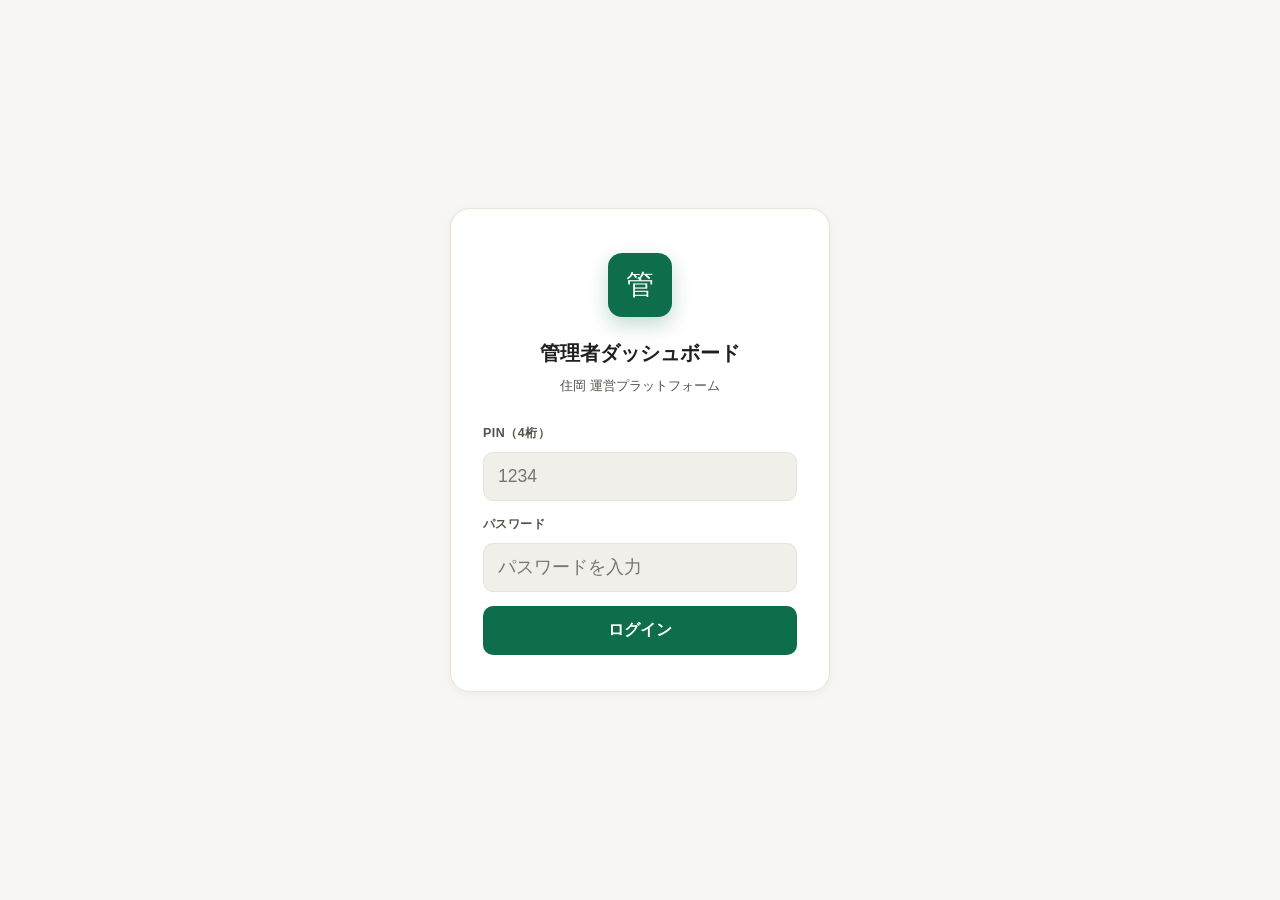
<file: admin.html>
<!DOCTYPE html>
<html lang="ja">
<head>
  <meta charset="UTF-8">
  <meta name="viewport" content="width=device-width, initial-scale=1.0, maximum-scale=1.0, user-scalable=no">
  <title>管理者ダッシュボード v2(検証用) | 住岡</title>
  <link rel="icon" href="data:image/svg+xml,<svg xmlns='http://www.w3.org/2000/svg' viewBox='0 0 100 100'><circle cx='50' cy='50' r='50' fill='%230e6e4c'/><text y='.9em' font-size='75' x='50%' text-anchor='middle' fill='white'>管</text></svg>">
  <meta name="theme-color" content="#0e6e4c">

  <style>
/* =============================================================
   admin_v2.html Phase1 — 管理者ダッシュボード（カード中心・シンプル）
   デザインコンセプト: Sumioka Design System v4「Quiet Luxury」
   （common/styles.css・user.html・staff.html と同じトークン値を採用し、
    ヘッダー／カード／ボタン／配色／余白を統一する）
   ※ 検証用ファイル。運用確認後に admin.html へ正式切替予定。
   目的:
     管理者が毎朝30秒で状況把握できること。
   優先表示順:
     1. 弁当数  2. 未打刻数  3. レビュー待ち数
     4. 出勤人数 5. 未返信相談数 6. 進行中案件数
   方針:
     利益管理・工数分析・KPIはPhase1の対象外（後続フェーズ）。
     複雑な管理機能は持たせず、状況把握に特化する。
============================================================= */

*, *::before, *::after { box-sizing: border-box; margin: 0; padding: 0; }
:root {
  color-scheme: light dark;
  --bg:          #F7F6F2;
  --surface:     #FFFFFF;
  --surface-2:   #F1EFE9;
  --border:      #E7E3D8;
  --border-hover:#D6D0BF;
  --text:        #201F1C;
  --text-2:      #55524A;
  --text-3:      #83806F;
  --brand:       #0E6E4C;
  --brand-tint:  #E7F5EE;
  --accent:      #B8963E;
  --danger:      #C0392B;
  --danger-tint: #FBEAE7;
  --warning:     #B45309;
  --warning-tint:#FDF1E0;
  --info:        #2563EB;
  --info-tint:   #EAF1FE;
  --radius-sm:   10px;
  --radius-md:   14px;
  --radius-lg:   20px;
  --shadow-xs:   0 1px 2px rgba(32,31,28,.05);
  --shadow-sm:   0 2px 10px rgba(32,31,28,.05);
  --shadow-elev: 0 20px 48px rgba(32,31,28,.16);
  --glass-bg:    rgba(255,255,255,.72);
  --glass-blur:  saturate(160%) blur(16px);
}
@media (prefers-color-scheme: dark) {
  :root {
    --bg:         #14140F;
    --surface:    #1E1D18;
    --surface-2:  #262420;
    --border:     #34322A;
    --border-hover:#443F34;
    --text:       #F3F1EA;
    --text-2:     #C9C5B8;
    --text-3:     #938E7E;
    --brand:      #2FA574;
    --brand-tint: #103425;
    --shadow-elev: 0 20px 48px rgba(0,0,0,.5);
    --glass-bg:   rgba(24,23,19,.68);
  }
}

html {
  font-family: 'Hiragino Sans','Hiragino Kaku Gothic ProN','Noto Sans JP',
               'Yu Gothic UI','Meiryo UI',sans-serif;
  font-size: 16px; line-height: 1.6;
  -webkit-tap-highlight-color: transparent;
}
body { min-height: 100dvh; background: var(--bg); color: var(--text); }

/* ─── ローディング ──────────────────────────────── */
#loading-overlay {
  display: none; position: fixed; inset: 0; z-index: 9999;
  background: rgba(20,20,15,0.5);
  -webkit-backdrop-filter: blur(4px); backdrop-filter: blur(4px);
  align-items: center; justify-content: center; flex-direction: column; gap: 12px;
}
#loading-overlay.active { display: flex; }
.spinner {
  width: 44px; height: 44px;
  border: 4px solid rgba(255,255,255,0.25);
  border-top-color: #fff; border-radius: 50%;
  animation: spin 0.7s linear infinite;
}
@keyframes spin { to { transform: rotate(360deg); } }
.loading-text { color: #fff; font-size: 0.9rem; }

/* ─── トースト ──────────────────────────────────── */
#toast {
  position: fixed; bottom: 28px; left: 50%; transform: translateX(-50%) translateY(6px);
  z-index: 9998; max-width: 320px; width: calc(100% - 32px);
  padding: 14px 20px; border-radius: var(--radius-sm);
  font-size: 0.88rem; font-weight: 600; text-align: center;
  box-shadow: var(--shadow-elev);
  opacity: 0; transition: opacity 0.25s, transform 0.25s; pointer-events: none;
}
#toast.show { opacity: 1; transform: translateX(-50%) translateY(0); }
#toast.success { background: var(--brand); color: #fff; }
#toast.error   { background: var(--danger); color: #fff; }
#toast.warning { background: var(--warning); color: #fff; }
#toast.info    { background: var(--text); color: var(--bg); }

/* ─── ログイン画面 ──────────────────────────────── */
#screen-login {
  display: flex; flex-direction: column; align-items: center;
  justify-content: center; min-height: 100dvh; padding: 24px 16px;
}
.login-card {
  width: 100%; max-width: 380px; background: var(--surface);
  border: 1px solid var(--border);
  border-radius: var(--radius-lg); padding: 44px 32px 36px;
  box-shadow: var(--shadow-sm);
}
.login-logo {
  width: 64px; height: 64px; border-radius: var(--radius-md); background: var(--brand);
  display: flex; align-items: center; justify-content: center;
  font-size: 28px; color: #fff; margin: 0 auto 20px;
  box-shadow: 0 8px 20px rgba(14,110,76,.25);
}
.login-title { text-align: center; font-size: 1.25rem; font-weight: 700; margin-bottom: 6px; color: var(--text); }
.login-subtitle { text-align: center; font-size: 0.82rem; color: var(--text-2); margin-bottom: 28px; }
.field-label {
  display: block; font-size: 0.78rem; font-weight: 600; color: var(--text-2); margin-bottom: 8px;
  text-transform: uppercase; letter-spacing: 0.04em;
}
.field-input {
  width: 100%; padding: 13px 14px; border-radius: var(--radius-sm);
  border: 1px solid var(--border); background: var(--surface-2); color: var(--text);
  font-size: 1.1rem; outline: none; transition: border-color 0.15s, background 0.15s; margin-bottom: 14px;
}
.field-input:focus { border-color: var(--brand); background: var(--surface); box-shadow: 0 0 0 4px rgba(14,110,76,.14); }
.btn-login {
  width: 100%; padding: 14px; border-radius: var(--radius-sm); border: none;
  background: var(--brand); color: #fff; font-size: 1rem; font-weight: 700;
  cursor: pointer; transition: background 0.15s, transform 0.15s;
}
.btn-login:hover:not(:disabled) { background: #0A5A3D; }
.btn-login:active:not(:disabled) { transform: scale(.98); }
.btn-login:disabled { opacity: 0.45; cursor: not-allowed; }
.login-error { color: var(--danger); font-size: 0.82rem; text-align: center; margin-top: 10px; display: none; }

/* ─── メイン画面 ────────────────────────────────── */
#screen-main { display: none; min-height: 100dvh; }
#screen-main.active { display: block; }

/* ─── ヘッダー（ガラス感）─────────────────────────── */
.app-header {
  position: sticky; top: 0; z-index: 100;
  background: var(--glass-bg);
  -webkit-backdrop-filter: var(--glass-blur); backdrop-filter: var(--glass-blur);
  border-bottom: 1px solid var(--border);
  height: 58px;
  display: flex; align-items: center; gap: 10px; padding: 0 16px;
}
.app-header-title {
  flex: 1; font-size: 0.9rem; font-weight: 700; color: var(--text);
  white-space: nowrap; overflow: hidden; text-overflow: ellipsis;
  min-width: 0;
}
.header-user {
  font-size: 0.78rem; color: var(--text-2); white-space: nowrap;
  max-width: 90px; overflow: hidden; text-overflow: ellipsis;
}
@media (max-width: 400px) {
  .header-user { display: none; }
}
.header-btn {
  background: none; border: 1px solid var(--border); color: var(--text-2);
  font-size: 0.78rem; padding: 6px 12px; border-radius: var(--radius-sm); cursor: pointer;
  white-space: nowrap; text-decoration: none; display: inline-flex; align-items: center; gap: 4px;
  transition: border-color 0.15s, color 0.15s;
}
.header-btn:hover { border-color: var(--text-2); color: var(--text); }

/* ─── コンテンツ ────────────────────────────────── */
.content-area { padding: 22px 16px 32px; max-width: 720px; margin: 0 auto; }

/* ─── 更新バー ──────────────────────────────────── */
.refresh-bar {
  display: flex; align-items: center; justify-content: space-between;
  margin-bottom: 18px;
}
.refresh-date { font-size: 0.85rem; color: var(--text-2); font-weight: 600; }
.btn-refresh {
  display: flex; align-items: center; gap: 6px;
  padding: 7px 14px; border-radius: var(--radius-sm); border: 1px solid var(--border);
  background: var(--surface); font-size: 0.8rem; color: var(--text-2); cursor: pointer;
  transition: border-color 0.15s, color 0.15s;
}
.btn-refresh:hover { border-color: var(--brand); color: var(--brand); }
.btn-refresh .refresh-icon { transition: transform 0.4s; }
.btn-refresh.spinning .refresh-icon { transform: rotate(360deg); }

/* ─── サマリーカードグリッド ────────────────────── */
.summary-grid {
  display: grid;
  grid-template-columns: repeat(2, 1fr);
  gap: 14px;
  margin-bottom: 8px;
}
@media (min-width: 480px) {
  .summary-grid { grid-template-columns: repeat(3, 1fr); }
}

.summary-card {
  background: var(--surface); border-radius: var(--radius-lg); padding: 20px 18px;
  box-shadow: var(--shadow-xs);
  display: flex; flex-direction: column; gap: 8px;
  border: 1px solid var(--border);
  transition: transform 0.15s, border-color 0.15s, box-shadow .15s;
  cursor: default;
}
.summary-card.clickable { cursor: pointer; }
.summary-card.clickable:hover { transform: translateY(-2px); box-shadow: var(--shadow-sm); border-color: var(--border-hover); }

/* 優先度カラー: ①〜③は最重要（アクセント枠） */
.summary-card.priority-1 { border-color: var(--accent); }
.summary-card.priority-2 { border-color: var(--danger); }
.summary-card.priority-3 { border-color: var(--warning); }

.card-top { display: flex; align-items: center; justify-content: space-between; }
.card-rank {
  font-size: 0.62rem; font-weight: 700; color: #fff;
  background: var(--text-3); padding: 2px 7px; border-radius: 6px;
  letter-spacing: 0.02em;
}
.card-rank.r1 { background: var(--accent); }
.card-rank.r2 { background: var(--danger); }
.card-rank.r3 { background: var(--warning); }
.card-rank.r4 { background: var(--brand); }
.card-rank.r5 { background: var(--info); }
.card-rank.r6 { background: #0d9488; }

.card-icon { font-size: 1.5rem; }
.card-value {
  font-size: 2.1rem; font-weight: 800; line-height: 1;
  color: var(--text); font-variant-numeric: tabular-nums;
}
.card-value.alert { color: var(--danger); }
.card-value.warn  { color: var(--warning); }
.card-value.ok    { color: var(--brand); }
.card-label { font-size: 0.78rem; color: var(--text-2); font-weight: 600; }
.card-sub   { font-size: 0.7rem; color: var(--text-3); }

/* ─── ステータスバナー（全件ゼロの祝福表示） ────── */
.all-clear-banner {
  background: var(--brand-tint);
  border: 1px solid var(--brand); border-radius: var(--radius-lg);
  padding: 22px; text-align: center; margin: 16px 0;
}
.all-clear-icon { font-size: 2.2rem; }
.all-clear-text { font-size: 1rem; font-weight: 700; color: var(--brand); margin-top: 6px; }

/* ─── アラートリスト（簡易） ────────────────────── */
.alert-section { margin-top: 22px; }
.alert-section-title {
  font-size: 0.78rem; font-weight: 700; color: var(--text-2);
  text-transform: uppercase; letter-spacing: 0.05em; margin-bottom: 10px;
  display: flex; align-items: center; gap: 6px;
}
.alert-card {
  background: var(--surface); border: 1px solid var(--border); border-radius: var(--radius-md); padding: 14px 16px;
  margin-bottom: 8px; box-shadow: var(--shadow-xs);
  border-left: 3px solid var(--danger);
}
.alert-card.warn { border-left-color: var(--warning); }
.alert-card-title { font-size: 0.88rem; font-weight: 700; margin-bottom: 4px; color: var(--text); }
.alert-card-meta { font-size: 0.75rem; color: var(--text-2); }

/* ─── 最終更新時刻 ──────────────────────────────── */
.last-updated {
  text-align: center; font-size: 0.72rem; color: var(--text-3); margin-top: 24px;
}

/* ─── 空状態 ────────────────────────────────────── */
.empty-state { text-align: center; padding: 32px 16px; color: var(--text-3); }
.empty-icon { font-size: 2.5rem; margin-bottom: 8px; }
.empty-text { font-size: 0.88rem; }

/* ─── アクセシビリティ ──────────────────────────── */
button:focus-visible,
a:focus-visible,
input:focus-visible {
  outline: 2px solid var(--brand);
  outline-offset: 2px;
  border-radius: var(--radius-sm);
}
@media (prefers-reduced-motion: reduce) {
  * , *::before, *::after {
    animation-duration: 0.01ms !important;
    animation-iteration-count: 1 !important;
    transition-duration: 0.01ms !important;
    scroll-behavior: auto !important;
  }
}
</style>
</head>
<body>

<!-- ローディング -->
<div id="loading-overlay">
  <div class="spinner"></div>
  <div class="loading-text" id="loading-text">読み込み中...</div>
</div>

<!-- トースト -->
<div id="toast"></div>

<!-- ===== ログイン画面 ===== -->
<div id="screen-login">
  <div class="login-card">
    <div class="login-logo">管</div>
    <div class="login-title">管理者ダッシュボード</div>
    <div class="login-subtitle">住岡 運営プラットフォーム</div>

    <label class="field-label" for="input-pin">PIN（4桁）</label>
    <input class="field-input" type="tel" id="input-pin"
      inputmode="numeric" maxlength="4" placeholder="1234" autocomplete="off">

    <label class="field-label" for="input-password">パスワード</label>
    <input class="field-input" type="password" id="input-password"
      placeholder="パスワードを入力" autocomplete="current-password">

    <button class="btn-login" id="btn-login">ログイン</button>
    <div class="login-error" id="login-error"></div>
  </div>
</div>

<!-- ===== メイン画面 ===== -->
<div id="screen-main">

  <header class="app-header">
    <div class="app-header-title">📊 管理者</div>
    <div class="header-user" id="header-username"></div>
    <a class="header-btn" href="staff.html">💼 職員</a>
    <button class="header-btn" id="btn-logout">ログアウト</button>
  </header>

  <div class="content-area">

    <!-- 更新バー -->
    <div class="refresh-bar">
      <div class="refresh-date" id="refresh-date"></div>
      <button class="btn-refresh" id="btn-refresh">
        <span class="refresh-icon">🔄</span>更新
      </button>
    </div>

    <!-- サマリーカード 6種（優先順） -->
    <div class="summary-grid">

      <!-- ① 弁当数 -->
      <div class="summary-card priority-1">
        <div class="card-top">
          <span class="card-rank r1">1</span>
          <span class="card-icon">🍱</span>
        </div>
        <div class="card-value" id="val-lunch">-</div>
        <div class="card-label">本日の弁当数</div>
      </div>

      <!-- ② 未打刻数 -->
      <div class="summary-card priority-2">
        <div class="card-top">
          <span class="card-rank r2">2</span>
          <span class="card-icon">⏰</span>
        </div>
        <div class="card-value" id="val-missing">-</div>
        <div class="card-label">未打刻人数</div>
      </div>

      <!-- ③ レビュー待ち数 -->
      <div class="summary-card priority-3 clickable" id="card-review" onclick="goToStaff('review')">
        <div class="card-top">
          <span class="card-rank r3">3</span>
          <span class="card-icon">🔍</span>
        </div>
        <div class="card-value" id="val-review">-</div>
        <div class="card-label">レビュー待ち</div>
      </div>

      <!-- ④ 出勤人数 -->
      <div class="summary-card">
        <div class="card-top">
          <span class="card-rank r4">4</span>
          <span class="card-icon">👥</span>
        </div>
        <div class="card-value ok" id="val-attendance">-</div>
        <div class="card-label">本日の出勤人数</div>
        <div class="card-sub" id="val-attendance-sub"></div>
      </div>

      <!-- ⑤ 未返信相談数 -->
      <div class="summary-card clickable" id="card-consult" onclick="goToStaff('consult')">
        <div class="card-top">
          <span class="card-rank r5">5</span>
          <span class="card-icon">💬</span>
        </div>
        <div class="card-value" id="val-consult">-</div>
        <div class="card-label">未返信の相談</div>
      </div>

      <!-- ⑥ 進行中案件数 -->
      <div class="summary-card clickable" id="card-project" onclick="goToStaff('projects')">
        <div class="card-top">
          <span class="card-rank r6">6</span>
          <span class="card-icon">📁</span>
        </div>
        <div class="card-value ok" id="val-project">-</div>
        <div class="card-label">進行中の案件</div>
      </div>

    </div>

    <!-- 全件ゼロの場合のバナー -->
    <div class="all-clear-banner" id="all-clear-banner" style="display:none">
      <div class="all-clear-icon">✨</div>
      <div class="all-clear-text">対応待ちはありません。順調です！</div>
    </div>

    <!-- 期限超過・納期接近の簡易アラート -->
    <div class="alert-section" id="alert-section" style="display:none">
      <div class="alert-section-title">⚠️ 要注意案件</div>
      <div id="alert-list"></div>
    </div>

    <div class="last-updated" id="last-updated"></div>

  </div>
</div>

<script>
'use strict';

// ============================================================
// 設定
// ============================================================
const GAS_URL = 'YOUR_GAS_DEPLOY_URL_HERE';
const SESSION_KEY = 'sumioka_admin_session';

const state = {
  userId   : '',
  userName : '',
};

// ============================================================
// 通信
// ============================================================
async function api(action, data = {}) {
  const payload = { app: 'attendance', action, data };
  try {
    const ctrl  = new AbortController();
    const timer = setTimeout(() => ctrl.abort(), 15000);
    const res   = await fetch(GAS_URL, {
      method: 'POST', headers: { 'Content-Type': 'text/plain' },
      body: JSON.stringify(payload), signal: ctrl.signal, redirect: 'follow',
    });
    clearTimeout(timer);
    if (!res.ok) throw new Error(`HTTP ${res.status}`);
    const json = await res.json();
    if (!json.success) return { success: false, error_message: json.error_message };
    return { success: true, data: json.data };
  } catch (err) {
    if (err.name === 'AbortError') return { success: false, error_message: 'タイムアウトしました。' };
    return { success: false, error_message: err.message || '通信エラーが発生しました。' };
  }
}

// ============================================================
// 初期化
// ============================================================
document.addEventListener('DOMContentLoaded', () => {
  document.getElementById('btn-login').addEventListener('click', handleLogin);
  document.getElementById('btn-logout').addEventListener('click', handleLogout);
  document.getElementById('btn-refresh').addEventListener('click', () => loadDashboard(true));
  ['input-pin', 'input-password'].forEach(id => {
    document.getElementById(id).addEventListener('keydown', e => {
      if (e.key === 'Enter') handleLogin();
    });
  });

  document.getElementById('refresh-date').textContent = todayLabel();

  const session = loadSession();
  if (session) { applySession(session); loadDashboard(); }
});

// ============================================================
// 認証
// ============================================================
async function handleLogin() {
  const pin      = document.getElementById('input-pin').value.trim();
  const password = document.getElementById('input-password').value.trim();
  const errEl    = document.getElementById('login-error');
  errEl.style.display = 'none';

  if (!pin || !password) {
    errEl.textContent = 'PIN とパスワードを入力してください。';
    errEl.style.display = 'block';
    return;
  }

  showLoading('認証中...');
  // 管理者専用認証（admin_role が空でない職員のみ通過）
  const result = await api('authenticate', { pin, password });
  hideLoading();

  if (!result.success) {
    errEl.textContent = result.error_message || '認証に失敗しました。管理者権限を持つアカウントでログインしてください。';
    errEl.style.display = 'block';
    return;
  }

  const { employee } = result.data;
  const session = { userId: employee.id, userName: employee.name };
  saveSession(session);
  applySession(session);
  await loadDashboard();
}

function applySession(session) {
  Object.assign(state, session);
  document.getElementById('header-username').textContent = state.userName;
  document.getElementById('screen-login').style.display = 'none';
  document.getElementById('screen-main').classList.add('active');
}

function handleLogout() { clearSession(); location.reload(); }
function saveSession(s) { localStorage.setItem(SESSION_KEY, JSON.stringify(s)); }
function loadSession()  {
  try { const s = JSON.parse(localStorage.getItem(SESSION_KEY) || 'null'); return s?.userId ? s : null; }
  catch { return null; }
}
function clearSession() { localStorage.removeItem(SESSION_KEY); }

// ============================================================
// ダッシュボード取得・描画
// ============================================================

/**
 * ダッシュボードデータを取得して描画する。
 * @param {boolean} isManualRefresh - 手動更新ボタンからの呼び出しか
 */
async function loadDashboard(isManualRefresh = false) {
  const refreshBtn = document.getElementById('btn-refresh');
  if (isManualRefresh) refreshBtn.classList.add('spinning');
  else showLoading('読み込み中...');

  const result = await api('project_dashboard', { operator_id: state.userId });

  if (isManualRefresh) refreshBtn.classList.remove('spinning');
  else hideLoading();

  if (!result.success) {
    showToast(result.error_message || 'データの取得に失敗しました。', 'error');
    return;
  }

  renderDashboard(result.data);
  document.getElementById('last-updated').textContent =
    `最終更新: ${nowTimeLabel()}`;

  if (isManualRefresh) showToast('最新の状況に更新しました', 'success');
}

/**
 * ダッシュボードデータをカードに反映する。
 * @param {Object} data - getProjectDashboard の戻り値
 */
function renderDashboard(data) {
  const s = data.summary || {};

  // ① 弁当数
  document.getElementById('val-lunch').textContent = s.lunch_count ?? 0;

  // ② 未打刻数（0なら緑、1以上なら赤で強調）
  const missingEl = document.getElementById('val-missing');
  missingEl.textContent = s.missing_clock ?? 0;
  missingEl.className = 'card-value' + ((s.missing_clock ?? 0) > 0 ? ' alert' : ' ok');

  // ③ レビュー待ち数
  const reviewEl = document.getElementById('val-review');
  reviewEl.textContent = s.review_waiting ?? 0;
  reviewEl.className = 'card-value' + ((s.review_waiting ?? 0) > 0 ? ' warn' : ' ok');

  // ④ 出勤人数（総人数に対する割合をサブテキストに）
  document.getElementById('val-attendance').textContent = s.today_attendance ?? 0;
  const total = s.total_active_staff ?? 0;
  document.getElementById('val-attendance-sub').textContent =
    total ? `/ 全${total}名` : '';

  // ⑤ 未返信相談数
  const consultEl = document.getElementById('val-consult');
  consultEl.textContent = s.unreplied_consult ?? 0;
  consultEl.className = 'card-value' + ((s.unreplied_consult ?? 0) > 0 ? ' warn' : ' ok');

  // ⑥ 進行中案件数
  document.getElementById('val-project').textContent = s.active_project_count ?? 0;

  // 全件ゼロなら「順調です」バナーを表示する
  const allClear =
    (s.missing_clock ?? 0) === 0 &&
    (s.review_waiting ?? 0) === 0 &&
    (s.unreplied_consult ?? 0) === 0;
  document.getElementById('all-clear-banner').style.display = allClear ? 'block' : 'none';

  // 要注意案件（期限超過・納期接近）を表示する
  renderAlerts(data.project_alerts || {});
}

/**
 * 要注意案件セクションを描画する。
 * Phase1ではシンプルに「期限超過」のみ表示する（納期接近・利益分析は後続フェーズ）。
 * @param {Object} alerts - { overdue, due_soon, review_waiting }
 */
function renderAlerts(alerts) {
  const section = document.getElementById('alert-section');
  const list     = document.getElementById('alert-list');
  const overdue  = alerts.overdue || [];

  if (!overdue.length) {
    section.style.display = 'none';
    return;
  }

  section.style.display = 'block';
  list.innerHTML = overdue.slice(0, 5).map(p => `
    <div class="alert-card">
      <div class="alert-card-title">${esc(p.name)}</div>
      <div class="alert-card-meta">納期 ${esc(p.due_date)} を ${p.overdue_days}日 超過</div>
    </div>`).join('');
}

// ============================================================
// カードクリック時の遷移（職員ホームの該当パネルへ）
// ============================================================
function goToStaff(panel) {
  // staff.html 側でクエリパラメータからパネルを開く想定（Phase4で対応）
  window.location.href = `staff.html?panel=${panel}`;
}

// ============================================================
// ユーティリティ
// ============================================================
function todayLabel() {
  const d = new Date();
  const DAYS = ['日','月','火','水','木','金','土'];
  return `${d.getFullYear()}年${d.getMonth()+1}月${d.getDate()}日（${DAYS[d.getDay()]}）`;
}
function nowTimeLabel() {
  const d = new Date();
  return `${String(d.getHours()).padStart(2,'0')}:${String(d.getMinutes()).padStart(2,'0')}`;
}
function esc(str) {
  return String(str ?? '')
    .replace(/&/g,'&amp;').replace(/</g,'&lt;').replace(/>/g,'&gt;')
    .replace(/"/g,'&quot;').replace(/'/g,'&#39;');
}
function showLoading(text = '読み込み中...') {
  document.getElementById('loading-text').textContent = text;
  document.getElementById('loading-overlay').classList.add('active');
}
function hideLoading() { document.getElementById('loading-overlay').classList.remove('active'); }
function showToast(msg, type = 'info') {
  const el = document.getElementById('toast');
  el.textContent = msg;
  el.className   = `show ${type}`;
  clearTimeout(el._t);
  el._t = setTimeout(() => { el.className = ''; }, 3000);
}
</script>
</body>
</html>
</file>
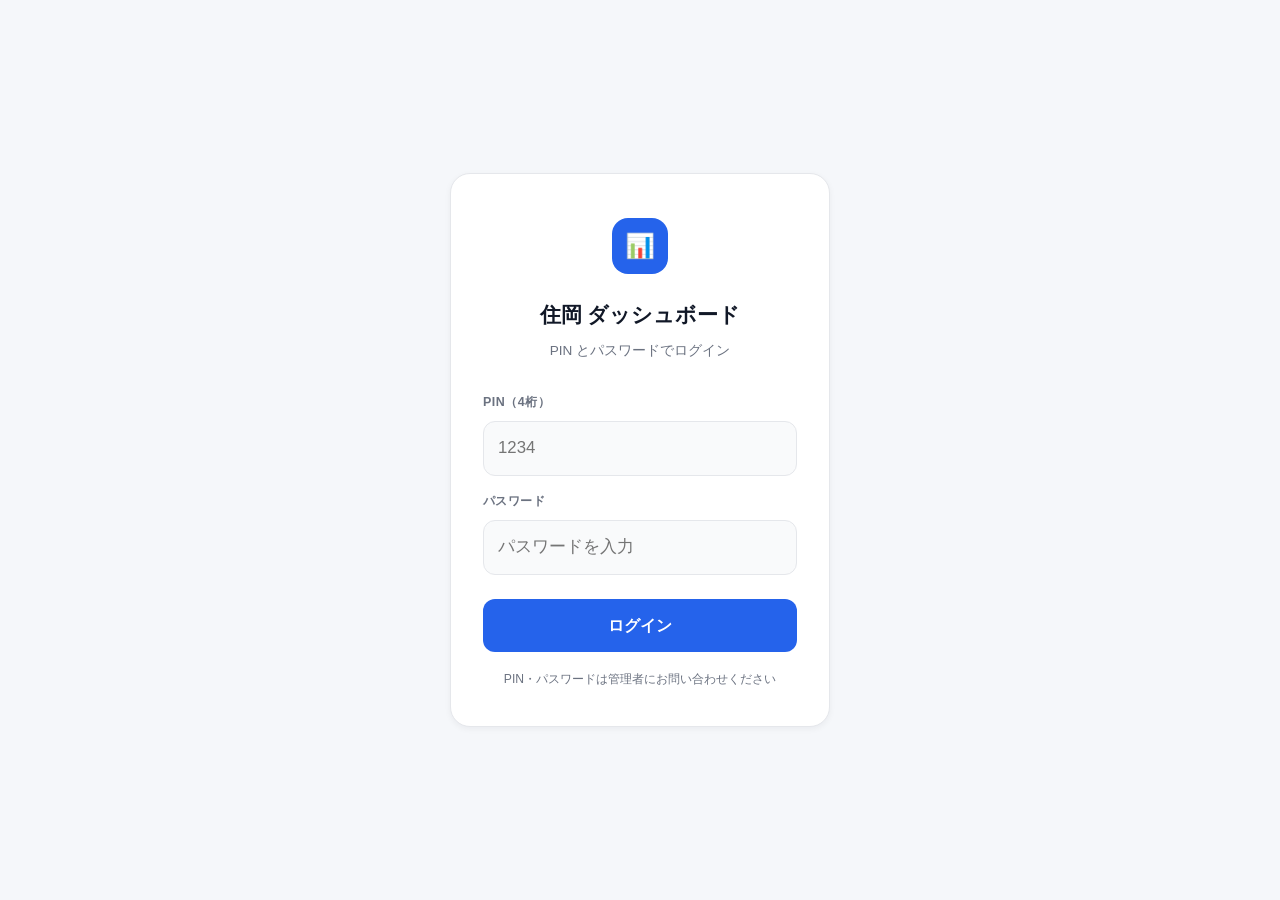
<file: dashboard.html>
<!DOCTYPE html>
<html lang="ja">
<head>
  <meta charset="UTF-8">
  <meta name="viewport" content="width=device-width, initial-scale=1.0, maximum-scale=1.0, user-scalable=no">
  <title>ダッシュボード | 住岡</title>
  <!-- 共通スタイル・共通JSモジュール（common/フォルダ配下。パスは変更しないこと） -->
  <link rel="stylesheet" href="common/styles.css">
  <script src="common/api.js"></script>
  <script src="common/storage.js"></script>
  <script src="common/ui.js"></script>
  <link rel="icon" href="data:image/svg+xml,<svg xmlns='http://www.w3.org/2000/svg' viewBox='0 0 100 100'><rect x='6' y='6' width='88' height='88' rx='22' fill='%232563EB'/><rect x='24' y='54' width='14' height='26' rx='3' fill='white'/><rect x='43' y='38' width='14' height='42' rx='3' fill='white'/><rect x='62' y='24' width='14' height='56' rx='3' fill='white'/></svg>">
  <meta name="theme-color" content="#2563EB">

  <style>
    /* =============================================================
       dashboard.html — Notionポータル埋め込み用・閲覧専用ダッシュボード
       common/styles.css のトークン（--color-*・--radius-*・--space-*・
       --shadow-*・--font-*）をそのまま使い、独自トークンは定義しない。
       1画面・見るだけのATM型UI。タブ切替や編集操作は持たせない。
    ============================================================= */
    body {
      font-family: 'Hiragino Sans','Hiragino Kaku Gothic ProN','Noto Sans JP',
                   'Yu Gothic UI','Meiryo UI',sans-serif;
    }

    /* ── ログイン画面（staff.html のログインUIを流用） ── */
    #screen-login {
      display: flex; flex-direction: column; align-items: center;
      justify-content: center; min-height: 100vh; padding: 24px 20px;
    }
    .login-card {
      width: 100%; max-width: 380px;
      background: var(--color-surface);
      border: 1px solid var(--color-border);
      border-radius: var(--radius-lg);
      box-shadow: var(--shadow-sm);
      padding: 44px 32px 36px;
    }
    .login-logo {
      width: 56px; height: 56px; border-radius: var(--radius-md);
      background: var(--color-primary);
      display: flex; align-items: center; justify-content: center;
      font-size: 24px; color: #fff; margin: 0 auto 24px;
    }
    .login-title {
      text-align: center; font-size: 1.3rem; font-weight: var(--font-semibold);
      margin-bottom: 8px; color: var(--color-text);
    }
    .login-subtitle {
      text-align: center; font-size: .85rem; color: var(--color-text-muted); margin-bottom: 32px;
    }
    .field-label {
      display: block; font-size: .78rem; font-weight: var(--font-semibold);
      color: var(--color-text-muted); margin-bottom: 8px;
      text-transform: uppercase; letter-spacing: .04em;
    }
    .field-input {
      width: 100%; padding: 13px 14px; border-radius: var(--radius-sm);
      border: 1px solid var(--color-border); background: var(--color-surface-alt);
      color: var(--color-text); font-size: 1.05rem; outline: none;
      transition: border-color var(--transition-fast), background var(--transition-fast);
      margin-bottom: 16px;
    }
    .field-input:focus { border-color: var(--color-primary); background: var(--color-surface); }
    .btn-login {
      width: 100%; padding: 14px; border-radius: var(--radius-sm); border: none;
      background: var(--color-primary); color: #fff; font-size: .98rem; font-weight: var(--font-semibold);
      cursor: pointer; transition: background var(--transition-fast); margin-top: 8px;
    }
    .btn-login:hover:not(:disabled) { background: var(--color-primary-hover); }
    .btn-login:disabled { opacity: .5; cursor: not-allowed; }
    .login-hint {
      text-align: center; font-size: .76rem; color: var(--color-text-muted); margin-top: 18px;
    }

    /* ── メイン画面 ── */
    #screen-main { display: none; min-height: 100vh; background: var(--color-bg); }
    #screen-main.active { display: block; }

    .dash-wrap { max-width: 1100px; margin: 0 auto; padding: 20px; }

    .dash-header {
      display: flex; align-items: baseline; justify-content: space-between;
      flex-wrap: wrap; gap: 8px; margin-bottom: 20px;
    }
    .dash-title { font-size: 1.15rem; font-weight: var(--font-semibold); color: var(--color-text); }
    .dash-updated { font-size: .78rem; color: var(--color-text-muted); }

    .dash-grid {
      display: grid; grid-template-columns: repeat(auto-fit, minmax(260px, 1fr)); gap: var(--space-4);
    }
    .dash-card {
      background: var(--color-surface); border: 1px solid var(--color-border);
      border-radius: var(--radius-md); box-shadow: var(--shadow-sm); padding: 20px;
    }
    .dash-card--wide { grid-column: 1 / -1; }
    .dash-card-title {
      font-size: .85rem; font-weight: var(--font-semibold); color: var(--color-text-secondary);
      margin-bottom: 14px;
    }

    .stat-row { display: flex; align-items: baseline; gap: 6px; }
    .stat-num { font-size: 1.8rem; font-weight: var(--font-bold); color: var(--color-text); }
    .stat-unit { font-size: .78rem; color: var(--color-text-muted); }
    .stat-sub { font-size: .8rem; color: var(--color-text-muted); margin-top: 10px; }

    .badge-row { display: flex; flex-wrap: wrap; gap: 8px; }
    .badge {
      font-size: .76rem; padding: 4px 10px; border-radius: var(--radius-pill);
      background: var(--color-surface-alt); border: 1px solid var(--color-border);
      color: var(--color-text-secondary);
    }
    .badge-warn { color: var(--color-danger); border-color: var(--color-danger); }

    .name-list { display: flex; flex-wrap: wrap; gap: 6px; margin-top: 10px; }
    .name-chip {
      font-size: .76rem; padding: 3px 9px; border-radius: var(--radius-pill);
      background: var(--color-surface-alt); color: var(--color-text-secondary);
    }

    .staff-table { width: 100%; border-collapse: collapse; margin-top: 4px; font-size: .82rem; }
    .staff-table th, .staff-table td {
      text-align: left; padding: 8px 6px; border-bottom: 1px solid var(--color-border); color: var(--color-text);
    }
    .staff-table th { color: var(--color-text-muted); font-weight: var(--font-medium); }

    .empty-note { font-size: .82rem; color: var(--color-text-muted); }

    #dash-fallback {
      display: none; text-align: center; padding: 80px 20px; color: var(--color-text-muted);
    }
    #dash-fallback-icon { font-size: 2rem; margin-bottom: 10px; }
  </style>
</head>
<body>

<!-- ===== ログイン画面（staff.html のログインUIを流用。kintai_authenticate で認証） ===== -->
<div id="screen-login">
  <div class="login-card">
    <div class="login-logo">📊</div>
    <div class="login-title">住岡 ダッシュボード</div>
    <div class="login-subtitle">PIN とパスワードでログイン</div>

    <label class="field-label" for="input-pin">PIN（4桁）</label>
    <input class="field-input" type="tel" id="input-pin"
      inputmode="numeric" maxlength="4" placeholder="1234"
      autocomplete="off">

    <label class="field-label" for="input-password">パスワード</label>
    <input class="field-input" type="password" id="input-password"
      placeholder="パスワードを入力" autocomplete="current-password">

    <button class="btn-login" id="btn-login">ログイン</button>
    <div class="login-hint">PIN・パスワードは管理者にお問い合わせください</div>
  </div>
</div>

<!-- ===== メイン画面（見るだけ・編集操作なし） ===== -->
<div id="screen-main">
  <div class="dash-wrap">

    <div class="dash-header">
      <div class="dash-title">住岡 勤怠・タスク状況</div>
      <div class="dash-updated" id="dash-updated">最終更新: -</div>
    </div>

    <div id="dash-content">
      <div class="dash-grid">

        <div class="dash-card">
          <div class="dash-card-title">🕒 本日の出退勤</div>
          <div class="stat-row">
            <span class="stat-num" id="stat-present">-</span>
            <span class="stat-unit">/ <span id="stat-total">-</span>人 出勤中</span>
          </div>
          <div class="stat-sub">打刻漏れ: <span id="stat-missing">-</span>人</div>
          <div class="name-list" id="absent-list"></div>
        </div>

        <div class="dash-card">
          <div class="dash-card-title">📋 タスク状況</div>
          <div class="badge-row" id="task-status-badges"></div>
          <div class="stat-sub">期限超過: <span id="stat-overdue">-</span>件</div>
        </div>

        <div class="dash-card">
          <div class="dash-card-title">📝 未処理の申請</div>
          <div class="stat-row">
            <span class="stat-num" id="stat-pending-requests">-</span>
            <span class="stat-unit">件（休暇・残業）</span>
          </div>
        </div>

        <div class="dash-card dash-card--wide">
          <div class="dash-card-title">👥 担当者別タスク状況</div>
          <div id="staff-task-table-wrap">
            <div class="empty-note">読み込み中...</div>
          </div>
        </div>

      </div>
    </div>

    <div id="dash-fallback">
      <div id="dash-fallback-icon">📡</div>
      <div id="dash-fallback-msg">現在データを取得できません。時間をおいて再度お試しください。</div>
    </div>

  </div>
</div>

<script src="dashboard.js"></script>
</body>
</html>
</file>
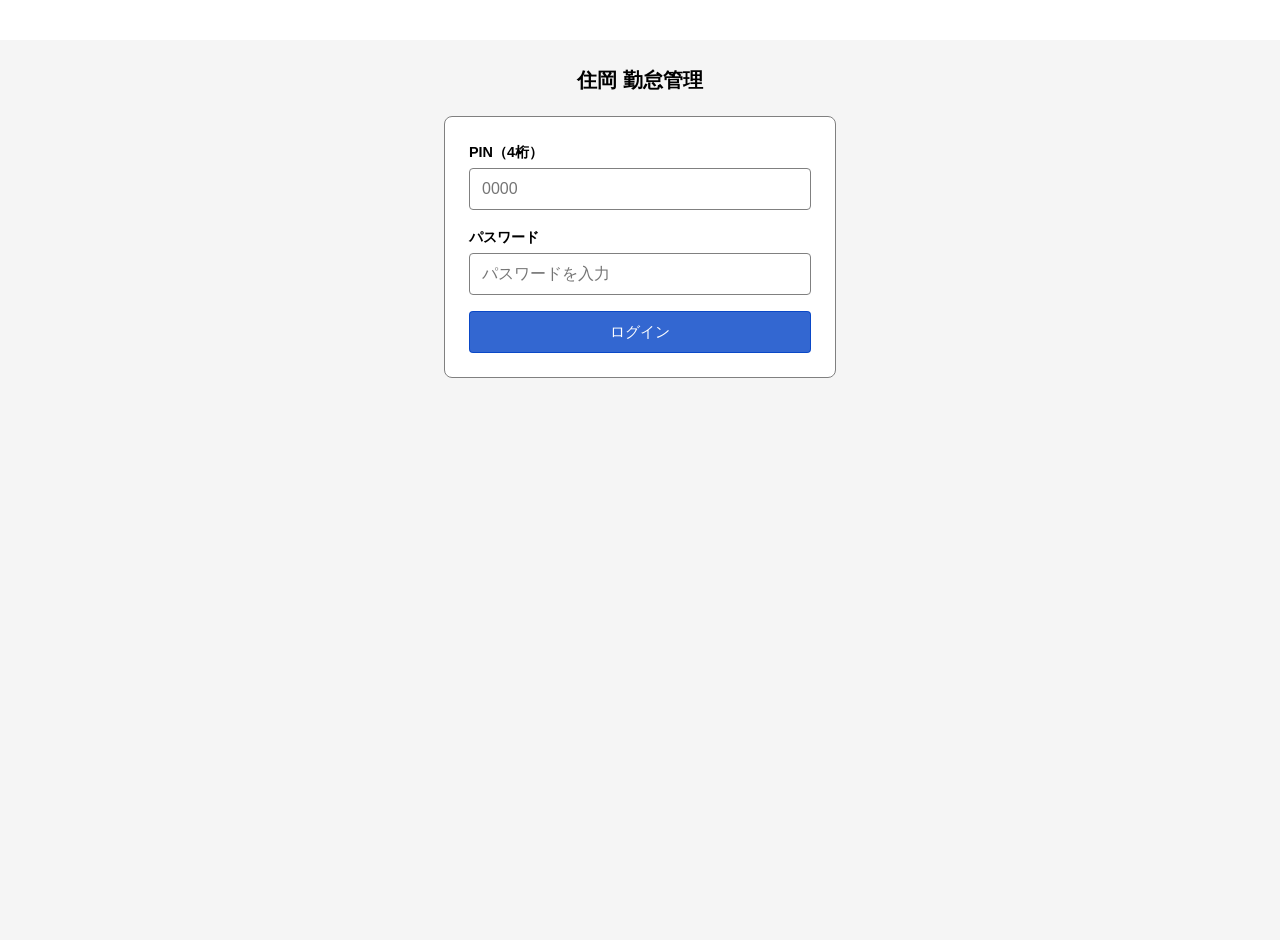
<file: kintai.html>
<!DOCTYPE html>
<html lang="ja">
<head>
  <meta charset="UTF-8">
  <meta name="viewport" content="width=device-width, initial-scale=1.0">
  <title>打刻 | 住岡</title>

  <!-- #13: PWA対応 -->
  <link rel="manifest" href="manifest.json">
  <!-- favicon: 外部ファイル不要の data URI（404 を防ぐ） -->
  <link rel="icon" href="data:image/svg+xml,<svg xmlns='http://www.w3.org/2000/svg' viewBox='0 0 100 100'><circle cx='50' cy='50' r='50' fill='%231a7f37'/><text y='.9em' font-size='75' x='50%' text-anchor='middle' fill='white'>打</text></svg>">
  <meta name="theme-color" content="#1a7f37">
  <meta name="mobile-web-app-capable" content="yes">
  <meta name="apple-mobile-web-app-capable" content="yes">
  <meta name="apple-mobile-web-app-status-bar-style" content="default">
  <meta name="apple-mobile-web-app-title" content="住岡打刻">

  <!--
    共通基盤（インライン展開版）
    社内フォルダ構成で使う場合はこのブロックを以下に戻す:
      <link rel="stylesheet" href="../../common/styles.css">
      <script src="../../common/api.js"></script>
      <script src="../../common/ui.js"></script>
      <script src="../../common/storage.js"></script>
  -->

  <!-- styles.css -->
  <style>
/*
 * styles.css - 共通スタイル
 *
 * 役割:
 *   カラー変数・レイアウト・共通コンポーネントを定義する。
 *   各アプリ固有スタイルより先に読み込む。
 *
 * デザイン方針:
 *   - OS / ブラウザのライト・ダークモード設定に自動追従する
 *   - color-scheme と prefers-color-scheme で切り替え
 *   - アクセントカラーは accent-color: auto でブラウザ規定値を使用
 *   - フォントはシステムフォントスタック（インストール不要）
 *
 * クラス命名規則:
 *   すべてのクラスに sumioka- プレフィックスを付けて他ライブラリと衝突しない
 *
 * @version 1.0.0
 * @author  田中沙亜
 */

/* ============================================================
   リセット・ベース
   ============================================================ */

*,
*::before,
*::after {
  box-sizing: border-box;
  margin: 0;
  padding: 0;
}

/* OS のライト/ダークに自動追従 */
:root {
  color-scheme: light dark;
}

html {
  /* システムフォントスタック（Windows / Mac / Linux / Android / iOS 対応） */
  font-family:
    'Hiragino Sans',        /* Mac / iOS */
    'Hiragino Kaku Gothic ProN',
    'Noto Sans JP',         /* Android / Linux */
    'Yu Gothic UI',         /* Windows 10+ */
    'Meiryo UI',            /* Windows 旧 */
    sans-serif;
  font-size: 16px;
  line-height: 1.6;
  /* ブラウザ規定のカラースキームに委ねる */
  color: CanvasText;
  background-color: Canvas;
}

body {
  min-height: 100dvh;
  margin: 0;
  background: #f5f5f5;
}

#screen-login {
  width: 100%;
  max-width: 440px;
  margin: 40px auto;
  padding: 1.5rem;
  box-sizing: border-box;
}

#screen-main {
  width: 100%;
  max-width: 960px;
  margin: 0 auto;
  padding: 1.5rem 2rem;
  box-sizing: border-box;
}

@media (max-width: 600px) {
  #screen-login,
  #screen-main {
    padding: 1rem 0.75rem;
    margin: 0 auto;
  }
}

a {
  color: LinkText;
}

button,
input,
select,
textarea {
  font: inherit;
  color: inherit;
  accent-color: auto; /* ブラウザ規定のアクセントカラーを使用 */
}

img {
  max-width: 100%;
  display: block;
}

/* ============================================================
   レイアウト
   ============================================================ */

.sumioka-container {
  width: 100%;
  max-width: 960px;
  margin: 0 auto;
  padding: 0 1rem;
}

.sumioka-section {
  margin-bottom: 1.5rem;
}

/* ============================================================
   タイポグラフィ
   ============================================================ */

h1 { font-size: 1.5rem; font-weight: bold; margin-bottom: 0.5rem; }
h2 { font-size: 1.25rem; font-weight: bold; margin-bottom: 0.5rem; }
h3 { font-size: 1.1rem;  font-weight: bold; margin-bottom: 0.25rem; }

p { margin-bottom: 0.75rem; }
p:last-child { margin-bottom: 0; }

/* ============================================================
   ボタン
   ============================================================ */

.sumioka-btn {
  display: inline-flex;
  align-items: center;
  justify-content: center;
  gap: 0.25rem;
  padding: 0.5rem 1.25rem;
  border: 1px solid ButtonBorder;
  border-radius: 4px;
  background-color: ButtonFace;
  color: ButtonText;
  cursor: pointer;
  font-size: 0.95rem;
  font-weight: 500;
  text-decoration: none;
  transition: opacity 0.15s;
  white-space: nowrap;
  user-select: none;
}

.sumioka-btn:hover:not(:disabled) {
  opacity: 0.8;
}

.sumioka-btn:disabled {
  opacity: 0.4;
  cursor: not-allowed;
}

/* primary: ブラウザのアクセントカラーを使用 */
.sumioka-btn-primary {
  background-color: Highlight;
  color: HighlightText;
  border-color: Highlight;
}

/* secondary: 通常ボタン */
.sumioka-btn-secondary {
  background-color: ButtonFace;
  color: ButtonText;
}

/* danger: 削除・警告用 */
.sumioka-btn-danger {
  background-color: #c0392b;
  color: #fff;
  border-color: #c0392b;
}

/* ブロック幅 */
.sumioka-btn-block {
  display: flex;
  width: 100%;
}

/* ボタングループ */
.sumioka-btn-group {
  display: flex;
  gap: 0.5rem;
  flex-wrap: wrap;
}

/* ============================================================
   フォーム
   ============================================================ */

.sumioka-form-group {
  margin-bottom: 1rem;
}

.sumioka-label {
  display: block;
  font-size: 0.9rem;
  font-weight: 600;
  margin-bottom: 0.25rem;
}

.sumioka-input,
.sumioka-select,
.sumioka-textarea {
  width: 100%;
  padding: 0.5rem 0.75rem;
  border: 1px solid GrayText;
  border-radius: 4px;
  background-color: Field;
  color: FieldText;
  font-size: 1rem;
  line-height: 1.5;
  transition: border-color 0.15s;
}

.sumioka-input:focus,
.sumioka-select:focus,
.sumioka-textarea:focus {
  outline: 2px solid Highlight;
  outline-offset: 0;
  border-color: Highlight;
}

.sumioka-textarea {
  resize: vertical;
  min-height: 80px;
}

.sumioka-input-hint {
  font-size: 0.8rem;
  color: GrayText;
  margin-top: 0.2rem;
}

/* ============================================================
   カード
   ============================================================ */

.sumioka-card {
  border: 1px solid GrayText;
  border-radius: 6px;
  padding: 1rem;
  margin-bottom: 1rem;
  background-color: Canvas;
}

.sumioka-card-title {
  font-size: 1rem;
  font-weight: 600;
  margin-bottom: 0.75rem;
  padding-bottom: 0.5rem;
  border-bottom: 1px solid GrayText;
}

/* ============================================================
   テーブル
   ============================================================ */

.sumioka-table-wrap {
  overflow-x: auto;
  -webkit-overflow-scrolling: touch;
}

.sumioka-table {
  width: 100%;
  border-collapse: collapse;
  font-size: 0.9rem;
}

.sumioka-table th,
.sumioka-table td {
  padding: 0.5rem 0.75rem;
  text-align: left;
  border-bottom: 1px solid GrayText;
}

.sumioka-table th {
  font-weight: 600;
  background-color: ButtonFace;
}

.sumioka-table tbody tr:hover {
  background-color: ButtonFace;
}

/* ============================================================
   タブナビゲーション
   ============================================================ */

.sumioka-tabs {
  display: flex;
  gap: 0;
  border-bottom: 2px solid GrayText;
  margin-bottom: 1rem;
  overflow-x: auto;
  -webkit-overflow-scrolling: touch;
  scrollbar-width: none;
}

.sumioka-tabs::-webkit-scrollbar {
  display: none;
}

.sumioka-tab-btn {
  flex-shrink: 0;
  padding: 0.5rem 1rem;
  border: none;
  border-bottom: 2px solid transparent;
  background: none;
  color: GrayText;
  cursor: pointer;
  font-size: 0.9rem;
  font-weight: 500;
  margin-bottom: -2px;
  transition: color 0.15s, border-color 0.15s;
  white-space: nowrap;
}

.sumioka-tab-btn:hover {
  color: CanvasText;
}

.sumioka-tab-btn--active {
  color: Highlight;
  border-bottom-color: Highlight;
  font-weight: 700;
}

.sumioka-tab-content[hidden] {
  display: none;
}

/* ============================================================
   トースト通知
   ============================================================ */

.sumioka-toast-ov {
  position: fixed;
  bottom: 1.5rem;
  left: 50%;
  transform: translateX(-50%);
  z-index: 9000;
  pointer-events: none;
}

.sumioka-toast-box {
  padding: 0.65rem 1.25rem;
  border-radius: 4px;
  font-size: 0.95rem;
  font-weight: 500;
  white-space: nowrap;
  opacity: 0;
  transform: translateY(8px);
  transition: opacity 0.2s, transform 0.2s;
  pointer-events: auto;
  border: 1px solid transparent;
}

.sumioka-toast-show {
  opacity: 1;
  transform: translateY(0);
}

.sumioka-toast-hide {
  opacity: 0;
  transform: translateY(8px);
}

.sumioka-toast-success {
  background-color: #1a7f37;
  color: #fff;
  border-color: #1a7f37;
}

.sumioka-toast-error {
  background-color: #c0392b;
  color: #fff;
  border-color: #c0392b;
}

.sumioka-toast-warning {
  background-color: #b45309;
  color: #fff;
  border-color: #b45309;
}

.sumioka-toast-info {
  background-color: ButtonFace;
  color: CanvasText;
  border-color: GrayText;
}

/* ============================================================
   ローディングオーバーレイ
   ============================================================ */

.sumioka-loading-overlay {
  position: fixed;
  inset: 0;
  background-color: rgba(0, 0, 0, 0.4);
  display: flex;
  align-items: center;
  justify-content: center;
  z-index: 9100;
}

.sumioka-loading-box {
  display: flex;
  flex-direction: column;
  align-items: center;
  gap: 0.75rem;
  background-color: Canvas;
  border: 1px solid GrayText;
  border-radius: 8px;
  padding: 2rem 2.5rem;
}

.sumioka-loading-spinner {
  width: 2rem;
  height: 2rem;
  border: 3px solid GrayText;
  border-top-color: Highlight;
  border-radius: 50%;
  animation: sumioka-spin 0.7s linear infinite;
}

@keyframes sumioka-spin {
  to { transform: rotate(360deg); }
}

.sumioka-loading-text {
  font-size: 0.95rem;
  color: GrayText;
}

/* ============================================================
   エラーダイアログ
   ============================================================ */

.sumioka-error-overlay {
  position: fixed;
  inset: 0;
  background-color: rgba(0, 0, 0, 0.5);
  display: flex;
  align-items: center;
  justify-content: center;
  z-index: 9200;
  padding: 1rem;
}

.sumioka-error-box {
  background-color: Canvas;
  border: 1px solid GrayText;
  border-radius: 8px;
  padding: 1.5rem;
  max-width: 480px;
  width: 100%;
}

.sumioka-error-message {
  font-weight: 600;
  margin-bottom: 1rem;
}

.sumioka-error-detail {
  font-size: 0.8rem;
  color: GrayText;
  margin-bottom: 1rem;
}

.sumioka-error-detail pre {
  margin-top: 0.5rem;
  white-space: pre-wrap;
  word-break: break-all;
}

/* エラー詳細を <details> なしで常時表示する（トースト改善）。
   .sumioka-error-detail は旧クラス名で残すが、
   新しい常時表示には .sumioka-error-detail-text を使う。 */
.sumioka-error-detail-text {
  font-size: 0.8rem;
  color: #c0392b;
  background: #fff5f5;
  border-left: 3px solid #c0392b;
  padding: 0.4rem 0.65rem;
  border-radius: 0 4px 4px 0;
  margin-bottom: 1rem;
  white-space: pre-wrap;
  word-break: break-all;
}

.sumioka-error-actions {
  display: flex;
  gap: 0.5rem;
  justify-content: flex-end;
}

/* ============================================================
   確認ダイアログ
   ============================================================ */

.sumioka-confirm-overlay {
  position: fixed;
  inset: 0;
  background-color: rgba(0, 0, 0, 0.5);
  display: flex;
  align-items: center;
  justify-content: center;
  z-index: 9300;
  padding: 1rem;
}

.sumioka-confirm-box {
  background-color: Canvas;
  border: 1px solid GrayText;
  border-radius: 8px;
  padding: 1.5rem;
  max-width: 400px;
  width: 100%;
}

.sumioka-confirm-message {
  margin-bottom: 1.25rem;
  font-weight: 500;
}

.sumioka-confirm-actions {
  display: flex;
  gap: 0.5rem;
  justify-content: flex-end;
}

/* ============================================================
   バッジ・ステータス
   ============================================================ */

.sumioka-badge {
  display: inline-block;
  padding: 0.15rem 0.5rem;
  border-radius: 9999px;
  font-size: 0.75rem;
  font-weight: 600;
  border: 1px solid currentColor;
}

.sumioka-badge-success { color: #1a7f37; }
.sumioka-badge-error   { color: #c0392b; }
.sumioka-badge-warning { color: #b45309; }
.sumioka-badge-info    { color: GrayText; }

/* ============================================================
   ユーティリティ
   ============================================================ */

.sumioka-text-center { text-align: center; }
.sumioka-text-right  { text-align: right; }
.sumioka-text-muted  { color: GrayText; font-size: 0.9rem; }
.sumioka-mt-1 { margin-top: 0.5rem; }
.sumioka-mt-2 { margin-top: 1rem; }
.sumioka-mt-3 { margin-top: 1.5rem; }
.sumioka-mb-1 { margin-bottom: 0.5rem; }
.sumioka-mb-2 { margin-bottom: 1rem; }
.sumioka-mb-3 { margin-bottom: 1.5rem; }
.sumioka-hidden { display: none !important; }

/* ============================================================
   バージョン履歴（initAppMeta 用）
   ============================================================ */

.sumioka-version-date {
  font-size: 0.8rem;
  color: GrayText;
  margin-left: 0.5rem;
}

/* ============================================================
   レスポンシブ
   ============================================================ */

@media (max-width: 480px) {
  html {
    font-size: 15px;
  }

  .sumioka-btn {
    padding: 0.5rem 1rem;
  }

  .sumioka-tab-btn {
    padding: 0.5rem 0.75rem;
    font-size: 0.85rem;
  }
}

/* 打刻タブ: 出勤・退勤カードを PC 幅で横並びにする
   狭い画面（スマホ）では縦積みを維持する */
.checkin-grid {
  display: grid;
  gap: 1rem;
  grid-template-columns: 1fr;  /* デフォルト: 縦積み */
  align-items: start;
}

@media (min-width: 640px) {
  .checkin-grid {
    grid-template-columns: 1fr 1fr;  /* PC: 出勤・退勤を横並び */
  }
}

/* ============================================================
   打刻画面 固有スタイル
   ============================================================ */

/* ログインカード */
.login-title {
  font-size: 1.25rem;
  font-weight: 700;
  text-align: center;
  margin-bottom: 1.25rem;
}

.login-card {
  border: 1px solid GrayText;
  border-radius: 8px;
  padding: 1.5rem;
  background-color: Canvas;
}

/* ヘッダー */
.kintai-header {
  display: flex;
  align-items: center;
  justify-content: space-between;
  margin-bottom: 1.5rem;
  padding-bottom: 0.75rem;
  border-bottom: 1px solid GrayText;
}

.kintai-header-name {
  font-size: 1rem;
  font-weight: 700;
}

.kintai-header-date {
  font-size: 0.85rem;
  color: GrayText;
}

.kintai-header-logout {
  font-size: 0.8rem;
  background: none;
  border: none;
  color: GrayText;
  cursor: pointer;
  text-decoration: underline;
  padding: 0;
}

/* 残不足バナー */
.balance-banner {
  border: 1px solid GrayText;
  border-radius: 6px;
  padding: 0.75rem 1rem;
  margin-bottom: 1.25rem;
  display: flex;
  align-items: center;
  justify-content: space-between;
  font-size: 0.9rem;
}

.balance-banner-label {
  color: GrayText;
}

.balance-banner-value {
  font-weight: 700;
  font-size: 1rem;
}

.balance-banner-value.over  { color: #1a7f37; } /* 超過 */
.balance-banner-value.short { color: #c0392b; } /* 不足 */
.balance-banner-value.even  { color: GrayText;  } /* ちょうど */

/* 打刻カード */
.kintai-card {
  border: 1px solid GrayText;
  border-radius: 8px;
  padding: 1.25rem 1.25rem 1.5rem;
  margin-bottom: 1rem;
  background-color: Canvas;
}

.kintai-card-title {
  font-size: 0.85rem;
  font-weight: 600;
  color: GrayText;
  margin-bottom: 0.75rem;
  text-transform: uppercase;
  letter-spacing: 0.05em;
}

/* 打刻済み時刻表示 */
.stamped-time {
  font-size: 1.5rem;
  font-weight: 700;
  margin-bottom: 0.5rem;
  font-variant-numeric: tabular-nums;
}

.stamped-label {
  font-size: 0.8rem;
  color: GrayText;
}

/* 弁当選択 */
.lunch-options {
  display: flex;
  gap: 0.75rem;
  margin-bottom: 1rem;
}

.lunch-option {
  flex: 1;
}

/* ラジオボタンを非表示にしてカード風UIで代替 */
.lunch-option input[type="radio"] {
  position: absolute;
  opacity: 0;
  width: 0;
  height: 0;
}

.lunch-option label {
  display: flex;
  align-items: center;
  justify-content: center;
  padding: 0.6rem;
  border: 1px solid GrayText;
  border-radius: 6px;
  cursor: pointer;
  font-size: 0.95rem;
  font-weight: 500;
  text-align: center;
  transition: border-color 0.15s, background-color 0.15s;
  user-select: none;
}

.lunch-option input[type="radio"]:checked + label {
  border-color: Highlight;
  background-color: Highlight;
  color: HighlightText;
}

.lunch-option input[type="radio"]:focus-visible + label {
  outline: 2px solid Highlight;
  outline-offset: 2px;
}

/* 業務報告 */
.report-area {
  margin-bottom: 1rem;
}

/* 現在時刻ライブ表示 */
.live-clock {
  font-size: 2rem;
  font-weight: 700;
  text-align: center;
  margin-bottom: 1.25rem;
  font-variant-numeric: tabular-nums;
  letter-spacing: 0.02em;
}

/* 状態テキスト */
.status-text {
  font-size: 0.85rem;
  color: GrayText;
  text-align: center;
  margin-top: 0.5rem;
  min-height: 1.2em;
}

/* バージョン表示（左下固定） */
.version-badge {
  position: fixed;
  bottom: 0.6rem;
  left: 0.75rem;
  font-size: 0.72rem;
  color: GrayText;
  pointer-events: none;
  user-select: none;
  z-index: 10;
}

/* 定時通知バナー */
.overtime-banner {
  display: none;
  border: 1px solid #b45309;
  border-radius: 6px;
  padding: 0.65rem 1rem;
  margin-bottom: 1rem;
  font-size: 0.9rem;
  color: #b45309;
  font-weight: 600;
  text-align: center;
}

.overtime-banner.show {
  display: block;
}

/* ============================================================
   Phase 2: タブナビゲーション
   既存の打刻カードをタブ1に収め、②〜⑤を追加する
   ============================================================ */

.kintai-tabs {
  display: flex;
  justify-content: center;   /* タブを中央寄せ */
  border-bottom: 1px solid GrayText;
  margin-bottom: 1.25rem;
  overflow-x: auto;
  scrollbar-width: none;
  -ms-overflow-style: none;
}

.kintai-tabs::-webkit-scrollbar { display: none; }

.kintai-tab {
  flex-shrink: 0;
  padding: 0.6rem 1rem;
  font-size: 0.85rem;
  font-weight: 500;
  border: none;
  border-bottom: 2px solid transparent;
  background: none;
  color: GrayText;
  cursor: pointer;
  white-space: nowrap;
  transition: color 0.15s, border-color 0.15s;
}

.kintai-tab.active {
  color: CanvasText;
  border-bottom-color: Highlight;
  font-weight: 700;
}

.kintai-tab-panel { display: none; }
.kintai-tab-panel.active { display: block; }

/* ============================================================
   Phase 2: カレンダー（タブ2）
   ============================================================ */

.calendar-nav {
  display: flex;
  align-items: center;
  justify-content: space-between;
  margin-bottom: 1rem;
}

.calendar-nav-title {
  font-size: 1rem;
  font-weight: 700;
}

.calendar-grid {
  width: 100%;
  border-collapse: collapse;
  font-size: 0.82rem;
  margin-bottom: 1.25rem;
  /* A-9: セル内容によって列幅が変わらないよう固定する */
  table-layout: fixed;
}

.calendar-grid th {
  text-align: center;
  padding: 0.35rem 0;
  font-weight: 600;
  color: GrayText;
  font-size: 0.75rem;
  width: calc(100% / 7); /* 7列均等 */
}

.calendar-grid td {
  vertical-align: top;
  border: 1px solid GrayText;
  padding: 0.3rem 0.25rem;
  /* イベント3行分 + 日付行を常に確保する */
  height: 5.8rem;
  overflow: hidden;
}

/* 日付数字の行 */
.calendar-date-row {
  margin-bottom: 0.2rem;
}

/* イベントが入るコンテナ: 3行分を常に占有する */
.calendar-events-row {
  display: flex;
  flex-direction: column;
  gap: 0.1rem;
  min-height: 4.2rem;
}

.calendar-day-num {
  font-size: 0.78rem;
  font-weight: 600;
  margin-bottom: 0.2rem;
  color: GrayText;
}

.calendar-day-num.today {
  background: Highlight;
  color: HighlightText;
  border-radius: 50%;
  width: 1.4em;
  height: 1.4em;
  display: inline-flex;
  align-items: center;
  justify-content: center;
}

.calendar-event {
  font-size: 0.68rem;
  border-radius: 3px;
  padding: 0.1em 0.3em;
  margin-bottom: 0.15em;
  overflow: hidden;
  text-overflow: ellipsis;
  white-space: nowrap;
  cursor: default;
  /* #14: 背景色をテキスト幅に追従させる */
  display: inline-flex;
  width: fit-content;
  max-width: 100%;
}

/* カレンダーイベント色（admin.htmlと統一）
   欠勤・休み → グレー、遅刻・早退 → オレンジ、補填予定 → 黄、補填完了 → 緑、会社休日 → 紫、納期 → シアン */
.ev-休み      { background: #e5e7eb; color: #374151; }  /* グレー */
.ev-遅刻      { background: #ffedd5; color: #c2410c; }  /* オレンジ */
.ev-早退      { background: #ffedd5; color: #c2410c; }  /* オレンジ（遅刻と同色） */
.ev-補填予定  { background: #fef9c3; color: #854d0e; }  /* 黄 */
.ev-補填完了  { background: #d1fae5; color: #065f46; }  /* 緑 */
.ev-会社      { background: #f3e8ff; color: #7c3aed; }  /* 紫 */
.ev-納期      { background: #cffafe; color: #0e7490; }  /* シアン */

/* ============================================================
   Phase 2: 申請フォーム（タブ2）
   ============================================================ */

.request-form-card {
  border: 1px solid GrayText;
  border-radius: 8px;
  padding: 1.25rem;
  margin-bottom: 1rem;
  background: Canvas;
}

/* 申請タブ: PC 幅でフォーム（左）と履歴（右）を横並びにする */
.requests-layout {
  display: grid;
  grid-template-columns: 1fr;
  gap: 1.5rem;
  align-items: start;
}

@media (min-width: 720px) {
  .requests-layout {
    grid-template-columns: 1fr 1fr;
  }
  /* PC では margin-top を抑えて左右が揃って見えるようにする */
  .requests-history-col p {
    margin-top: 0;
  }
}

.request-history-item {
  border: 1px solid GrayText;
  border-radius: 6px;
  padding: 0.75rem 1rem;
  margin-bottom: 0.65rem;
  font-size: 0.85rem;
}

.request-history-header {
  display: flex;
  justify-content: space-between;
  align-items: center;
  margin-bottom: 0.35rem;
}

.request-reject-reason {
  margin-top: 0.35rem;
  font-size: 0.78rem;
  color: #c0392b;
}

/* ============================================================
   Phase 2: タスク管理（タブ3）・納期管理（タブ4）共通
   ============================================================ */

.ph2-filter-row {
  display: flex;
  flex-wrap: wrap;
  gap: 0.5rem;
  margin-bottom: 1rem;
  align-items: flex-end;
}

.ph2-card {
  border: 1px solid GrayText;
  border-radius: 8px;
  padding: 1rem 1.1rem;
  margin-bottom: 0.75rem;
  background: Canvas;
  font-size: 0.88rem;
}

.ph2-card-header {
  display: flex;
  justify-content: space-between;
  align-items: flex-start;
  margin-bottom: 0.4rem;
}

.ph2-card-title {
  font-weight: 600;
  font-size: 0.95rem;
}

.ph2-card-meta {
  font-size: 0.78rem;
  color: GrayText;
  display: flex;
  gap: 0.75rem;
  flex-wrap: wrap;
  margin-bottom: 0.5rem;
}

.ph2-card-actions {
  display: flex;
  gap: 0.5rem;
  margin-top: 0.5rem;
}

/* 納期アラート: 3日以内の案件を赤くハイライト */
.deadline-alert {
  border-color: #c0392b;
  background: #fff5f5;
}

/* 進捗バー */
.progress-bar-wrap {
  height: 6px;
  background: #e5e7eb;
  border-radius: 3px;
  overflow: hidden;
  margin-top: 0.4rem;
}

.progress-bar-fill {
  height: 100%;
  background: Highlight;
  border-radius: 3px;
  transition: width 0.3s;
}

/* ============================================================
   Phase 2: 自分の状況（タブ5）
   ============================================================ */

.status-cards {
  display: grid;
  grid-template-columns: repeat(auto-fill, minmax(140px, 1fr));
  gap: 0.75rem;
  margin-bottom: 1.25rem;
}

.status-card {
  border: 1px solid GrayText;
  border-radius: 8px;
  padding: 0.9rem 1rem;
  background: Canvas;
}

.status-card-label {
  font-size: 0.75rem;
  color: GrayText;
  margin-bottom: 0.3rem;
}

.status-card-value {
  font-size: 1.4rem;
  font-weight: 700;
  font-variant-numeric: tabular-nums;
}

.badge {
  display: inline-block;
  padding: 0.2em 0.6em;
  border-radius: 4px;
  font-size: 0.73rem;
  font-weight: 600;
  white-space: nowrap;
}

.badge-pending  { background: #fef9c3; color: #92400e; }
.badge-approved { background: #d1fae5; color: #065f46; }
.badge-rejected { background: #fee2e2; color: #991b1b; }

/* ============================================================
   アクセス権バッジ
   [自]=本人のみ  [管]=管理者のみ  [全]=全スタッフ
   各セクション見出しの下に表示して権限範囲を一目で伝える
   ============================================================ */
.access-badge {
  display: inline-block;
  font-size: 0.68rem;
  font-weight: 700;
  padding: 0.1em 0.45em;
  border-radius: 3px;
  margin-right: 0.35rem;
  letter-spacing: 0.02em;
  vertical-align: middle;
  border: 1px solid currentColor;
}
/* [自] 本人のみ：青系 */
.access-badge-self  { color: #1d4ed8; background: #eff6ff; }
/* [管] 管理者のみ：赤系 */
.access-badge-admin { color: #b91c1c; background: #fef2f2; }
/* [全] 全スタッフ：緑系 */
.access-badge-all   { color: #065f46; background: #f0fdf4; }

.access-badge-row {
  display: flex;
  gap: 0.3rem;
  align-items: center;
  margin-bottom: 0.85rem;
  font-size: 0.72rem;
  color: GrayText;
}

/* ============================================================
   タスク拡張スタイル（プロジェクト管理）
   ============================================================ */

/* タスクカードの展開/折りたたみ */
.task-card {
  border: 1px solid GrayText;
  border-radius: 8px;
  margin-bottom: 0.75rem;
  background: Canvas;
  overflow: hidden;
}

.task-card-header {
  display: flex;
  align-items: center;
  gap: 0.5rem;
  padding: 0.85rem 1rem;
  cursor: pointer;
  user-select: none;
  transition: background 0.1s;
}

.task-card-header:hover {
  background: ButtonFace;
}

.task-card-toggle {
  font-size: 0.75rem;
  color: GrayText;
  flex-shrink: 0;
  transition: transform 0.2s;
}

.task-card-toggle.open {
  transform: rotate(90deg);
}

.task-card-title-area {
  flex: 1;
  min-width: 0;
}

.task-card-main-title {
  font-size: 0.95rem;
  font-weight: 700;
  white-space: nowrap;
  overflow: hidden;
  text-overflow: ellipsis;
}

.task-card-sub-title {
  font-size: 0.78rem;
  color: GrayText;
  margin-top: 0.1rem;
  white-space: nowrap;
  overflow: hidden;
  text-overflow: ellipsis;
}

.task-card-body {
  display: none;
  padding: 0 1rem 1rem;
  border-top: 1px solid GrayText;
}

.task-card-body.open {
  display: block;
}

.task-section {
  margin-top: 0.85rem;
}

.task-section-title {
  font-size: 0.72rem;
  font-weight: 700;
  color: GrayText;
  text-transform: uppercase;
  letter-spacing: 0.05em;
  margin-bottom: 0.4rem;
}

.task-section-content {
  font-size: 0.85rem;
  white-space: pre-wrap;
  word-break: break-all;
}

/* 作業ログ・予定のアイテム */
.log-item {
  display: flex;
  gap: 0.5rem;
  align-items: flex-start;
  padding: 0.4rem 0;
  border-bottom: 1px solid GrayText;
  font-size: 0.82rem;
}

.log-item:last-child { border-bottom: none; }

.log-item-date {
  font-size: 0.72rem;
  color: GrayText;
  white-space: nowrap;
  min-width: 5.5em;
}

.log-item-text { flex: 1; word-break: break-all; }

.log-item-actions {
  display: flex;
  gap: 0.3rem;
  flex-shrink: 0;
}

.log-edit-btn, .log-del-btn {
  font-size: 0.68rem;
  background: none;
  border: 1px solid GrayText;
  border-radius: 3px;
  padding: 0.1em 0.4em;
  cursor: pointer;
  color: GrayText;
}

.log-del-btn { border-color: #c0392b; color: #c0392b; }

/* 残りやること チェックリスト */
.todo-item {
  display: flex;
  align-items: center;
  gap: 0.5rem;
  padding: 0.35rem 0;
  font-size: 0.85rem;
}

.todo-item input[type="checkbox"] {
  width: 1.1em;
  height: 1.1em;
  flex-shrink: 0;
  cursor: pointer;
}

.todo-item-text {
  flex: 1;
  word-break: break-all;
}

.todo-item-text.done {
  text-decoration: line-through;
  color: GrayText;
}

/* ============================================================
   納期フェーズスタイル
   ============================================================ */

.deadline-card {
  border: 1px solid GrayText;
  border-radius: 8px;
  margin-bottom: 0.75rem;
  background: Canvas;
  overflow: hidden;
}

.deadline-card-header {
  display: flex;
  align-items: center;
  gap: 0.5rem;
  padding: 0.85rem 1rem;
  cursor: pointer;
  user-select: none;
}

.deadline-card-header:hover { background: ButtonFace; }

.deadline-type-badge {
  font-size: 0.68rem;
  font-weight: 700;
  padding: 0.1em 0.45em;
  border-radius: 3px;
  flex-shrink: 0;
}

.deadline-type-single   { background: #eff6ff; color: #1d4ed8; }
.deadline-type-continue { background: #f0fdf4; color: #065f46; }

.deadline-card-body {
  display: none;
  padding: 0 1rem 1rem;
  border-top: 1px solid GrayText;
}

.deadline-card-body.open { display: block; }

/* フェーズテーブル */
.phase-table {
  width: 100%;
  border-collapse: collapse;
  font-size: 0.82rem;
  margin-top: 0.75rem;
}

.phase-table th {
  text-align: left;
  font-size: 0.72rem;
  color: GrayText;
  font-weight: 600;
  padding: 0.3rem 0.4rem;
  border-bottom: 1px solid GrayText;
}

.phase-table td {
  padding: 0.4rem 0.4rem;
  border-bottom: 1px solid GrayText;
  vertical-align: middle;
}

.phase-table tr:last-child td { border-bottom: none; }

.phase-done {
  text-decoration: line-through;
  color: GrayText;
}

.phase-complete-btn {
  font-size: 0.68rem;
  background: none;
  border: 1px solid #1a7f37;
  color: #1a7f37;
  border-radius: 3px;
  padding: 0.1em 0.45em;
  cursor: pointer;
  white-space: nowrap;
}

.phase-complete-btn.done {
  background: #d1fae5;
  color: #065f46;
  border-color: #065f46;
}

/* インラインフォーム */
.inline-form-card {
  border: 1px solid Highlight;
  border-radius: 8px;
  padding: 1rem;
  margin-bottom: 0.75rem;
  background: Canvas;
}
  </style>

  <!-- api.js -->
  <script>
/**
 * api.js - GAS通信モジュール
 *
 * 役割:
 *   フロントエンドと GAS（Google Apps Script）の通信を担う。
 *   タイムアウト・エラー処理・ボタン無効化を自動で行う。
 *
 * @version 1.0.0
 * @author  田中沙亜
 */

(function (global) {
  'use strict';

  // GAS はコールドスタート時に 15〜20 秒かかることがある。
  // 10秒では頻繁にタイムアウトするため 30 秒に延長する。
  const DEFAULT_TIMEOUT_SEC = 30;
  const APP_ID = 'attendance';

  let _gasUrl = '';

  function setGasUrl(url) {
    _gasUrl = url;
    global.SUMIOKA_GAS_URL = url;
  }

  async function callGAS(action, data = {}, options = {}) {
    const payload = { app: APP_ID, action, data };
    return gasPost(payload, options);
  }

  async function gasPost(payload, options = {}) {
    if (!_gasUrl) {
      return _errorResult('GAS URL が設定されていません。', '', 'GAS_URL_UNSET');
    }

    const timeoutSec = options.timeout ?? DEFAULT_TIMEOUT_SEC;
    const retryCount = options.retry   ?? 0;
    const button     = options.button  ?? null;

    if (button) _disableButton(button, true);

    let lastError;

    for (let attempt = 0; attempt <= retryCount; attempt++) {
      try {
        const result = await _fetchWithTimeout(_gasUrl, payload, timeoutSec);
        if (button) _disableButton(button, false);
        return result;
      } catch (err) {
        lastError = err;
        if (attempt < retryCount) {
          await _sleep(500 * Math.pow(2, attempt));
        }
      }
    }

    if (button) _disableButton(button, false);
    return _parseError(lastError);
  }

  async function _fetchWithTimeout(url, payload, timeoutSec) {
    const controller = new AbortController();
    const timerId    = setTimeout(() => controller.abort(), timeoutSec * 1000);

    try {
      const response = await fetch(url, {
        method  : 'POST',
        headers : { 'Content-Type': 'text/plain' },
        body    : JSON.stringify(payload),
        signal  : controller.signal,
        redirect: 'follow',
      });

      clearTimeout(timerId);

      if (!response.ok) {
        const err  = new Error('HTTP error');
        err.code   = 'HTTP_5XX';
        err.detail = `status: ${response.status}`;
        throw err;
      }

      const json = await response.json();

      if (!json.success) {
        const err    = new Error(json.error_message || 'GAS エラー');
        err.code     = 'GAS_ERROR';
        err.detail   = json.error_detail || '';
        err.gasError = json;
        throw err;
      }

      return { success: true, data: json.data };

    } catch (err) {
      clearTimeout(timerId);

      if (err.name === 'AbortError') {
        const e  = new Error('タイムアウト');
        e.code   = 'TIMEOUT';
        e.detail = `${timeoutSec}秒以内に応答がありませんでした。`;
        throw e;
      }

      if (err instanceof TypeError) {
        const e  = new Error('ネットワークエラー');
        e.code   = 'NETWORK';
        e.detail = err.message;
        throw e;
      }

      throw err;
    }
  }

  function _parseError(err) {
    return _errorResult(
      err.message   || '通信エラーが発生しました。',
      err.detail    || '',
      err.code      || 'UNKNOWN'
    );
  }

  function _errorResult(message, detail, code) {
    return { success: false, error_message: message, error_detail: detail, error_code: code };
  }

  function _disableButton(button, disabled) {
    if (button && button instanceof HTMLElement) button.disabled = disabled;
  }

  function _sleep(ms) {
    return new Promise(resolve => setTimeout(resolve, ms));
  }

  const SumiokaAPI = { callGAS, gasPost, setGasUrl };
  global.SumiokaAPI  = SumiokaAPI;
  global.callGAS     = callGAS;
  global.gasPost     = gasPost;
  global.setGasUrl   = setGasUrl;

})(window);
  </script>

  <!-- ui.js -->
  <script>
/**
 * ui.js - 共通UI表示モジュール
 *
 * 役割:
 *   トースト・ローディング・エラーダイアログ・確認ダイアログ・タブ切り替えを提供する。
 *
 * @version 1.0.0
 * @author  田中沙亜
 */

(function (global) {
  'use strict';

  function showToast(message, type = 'info', duration = 2000) {
    const existing = document.querySelector('.sumioka-toast-ov');
    if (existing) existing.remove();

    const ov  = document.createElement('div');
    ov.className = 'sumioka-toast-ov';

    const box = document.createElement('div');
    box.className = `sumioka-toast-box sumioka-toast-${type}`;
    box.textContent = message;

    ov.appendChild(box);
    document.body.appendChild(ov);

    requestAnimationFrame(() => { box.classList.add('sumioka-toast-show'); });

    setTimeout(() => {
      box.classList.remove('sumioka-toast-show');
      box.classList.add('sumioka-toast-hide');
      setTimeout(() => ov.remove(), 300);
    }, duration);
  }

  function showLoading(message = '処理中...') {
    hideLoading();

    const ov = document.createElement('div');
    ov.className = 'sumioka-loading-overlay';
    ov.id = 'sumioka-loading';

    ov.innerHTML = `
      <div class="sumioka-loading-box">
        <div class="sumioka-loading-spinner"></div>
        <div class="sumioka-loading-text">${_escapeHtml(message)}</div>
      </div>
    `;

    document.body.appendChild(ov);
  }

  function hideLoading() {
    const el = document.getElementById('sumioka-loading');
    if (el) el.remove();
  }

  function showError(errorMessage, errorDetail = '', onRetry = null) {
    const existing = document.querySelector('.sumioka-error-overlay');
    if (existing) existing.remove();

    const ov  = document.createElement('div');
    ov.className = 'sumioka-error-overlay';

    // エラー詳細は <details> で隠さず常時表示する。
    // 理由: 詳細タブを開かないとエラー原因が分からないという UX 問題を解消するため。
    const detailHtml = errorDetail
      ? `<p class="sumioka-error-detail-text">${_escapeHtml(errorDetail)}</p>`
      : '';

    const retryHtml = onRetry
      ? `<button class="sumioka-btn sumioka-btn-primary" id="sumioka-error-retry">再試行</button>`
      : '';

    ov.innerHTML = `
      <div class="sumioka-error-box">
        <p class="sumioka-error-message">${_escapeHtml(errorMessage)}</p>
        ${detailHtml}
        <div class="sumioka-error-actions">
          ${retryHtml}
          <button class="sumioka-btn sumioka-btn-secondary" id="sumioka-error-close">閉じる</button>
        </div>
      </div>
    `;

    document.body.appendChild(ov);
    document.getElementById('sumioka-error-close').addEventListener('click', () => ov.remove());
    if (onRetry) {
      document.getElementById('sumioka-error-retry').addEventListener('click', () => { ov.remove(); onRetry(); });
    }
  }

  function handleApiResult(result, successMessage = '完了しました。', onRetry = null) {
    if (result.success) {
      showToast(successMessage, 'success');
      return true;
    } else {
      showError(result.error_message, result.error_detail, onRetry);
      return false;
    }
  }

  function confirm(message = '確認してください。', confirmText = 'OK', cancelText = 'キャンセル') {
    return new Promise(resolve => {
      const existing = document.querySelector('.sumioka-confirm-overlay');
      if (existing) existing.remove();

      const ov = document.createElement('div');
      ov.className = 'sumioka-confirm-overlay';

      ov.innerHTML = `
        <div class="sumioka-confirm-box">
          <p class="sumioka-confirm-message">${_escapeHtml(message)}</p>
          <div class="sumioka-confirm-actions">
            <button class="sumioka-btn sumioka-btn-primary"   id="sumioka-confirm-ok">${_escapeHtml(confirmText)}</button>
            <button class="sumioka-btn sumioka-btn-secondary" id="sumioka-confirm-cancel">${_escapeHtml(cancelText)}</button>
          </div>
        </div>
      `;

      document.body.appendChild(ov);
      document.getElementById('sumioka-confirm-ok').addEventListener('click', () => { ov.remove(); resolve(true); });
      document.getElementById('sumioka-confirm-cancel').addEventListener('click', () => { ov.remove(); resolve(false); });
    });
  }

  function initTabs(options = {}) {
    const buttons = Array.from(document.querySelectorAll('.sumioka-tab-btn'));
    if (buttons.length === 0) return;

    function switchTab(tabName) {
      buttons.forEach(btn => {
        const isActive = btn.dataset.tab === tabName;
        btn.classList.toggle('sumioka-tab-btn--active', isActive);
        btn.setAttribute('aria-selected', isActive);
      });
      document.querySelectorAll('.sumioka-tab-content').forEach(content => {
        content.hidden = content.id !== `tab-${tabName}`;
      });
      if (options.onSwitch) options.onSwitch(tabName);
    }

    buttons.forEach(btn => { btn.addEventListener('click', () => switchTab(btn.dataset.tab)); });
    global._sumiokaSwitch = switchTab;
    const defaultTab = options.defaultTab || buttons[0].dataset.tab;
    switchTab(defaultTab);
  }

  function initNumericInputs() {
    document.querySelectorAll('input[data-convert]').forEach(input => {
      convertNumericInput(input, input.dataset.convert);
    });
  }

  function convertNumericInput(inputEl, type) {
    inputEl.addEventListener('blur', () => {
      const raw = inputEl.value.replace(/[^0-9]/g, '');
      if (!raw) return;
      const num = parseInt(raw, 10);
      switch (type) {
        case 'time': {
          const h = Math.floor(num / 100);
          const m = num % 100;
          if (m >= 60) return;
          inputEl.value = `${h}:${String(m).padStart(2, '0')}`;
          break;
        }
        case 'duration': {
          const h = Math.floor(num / 60);
          const m = num % 60;
          inputEl.value = `${h}:${String(m).padStart(2, '0')}`;
          break;
        }
        case 'money': {
          inputEl.value = num.toLocaleString('ja-JP');
          break;
        }
      }
    });
  }

  function initAppMeta({ version, history = [] }) {
    const versionEl = document.getElementById('sumioka-app-version');
    if (versionEl) versionEl.textContent = version;

    const accEl = document.getElementById('sumioka-acc-versions');
    if (accEl && history.length > 0) {
      accEl.innerHTML = history.map(h => `
        <details>
          <summary>${_escapeHtml(h.v)} <span class="sumioka-version-date">${_escapeHtml(h.date)}</span></summary>
          <p>${_escapeHtml(h.note)}</p>
        </details>
      `).join('');
    }
  }

  function _escapeHtml(str) {
    return String(str)
      .replace(/&/g,  '&amp;')
      .replace(/</g,  '&lt;')
      .replace(/>/g,  '&gt;')
      .replace(/"/g,  '&quot;')
      .replace(/'/g,  '&#039;');
  }

  const SumiokaUI = { showToast, showLoading, hideLoading, showError, handleApiResult, confirm, initTabs, initNumericInputs, convertNumericInput, initAppMeta };
  global.SumiokaUI           = SumiokaUI;
  global.showToast           = showToast;
  global.showLoading         = showLoading;
  global.hideLoading         = hideLoading;
  global.showError           = showError;
  global.handleApiResult     = handleApiResult;
  global.confirm             = confirm;
  global.initTabs            = initTabs;
  global.initNumericInputs   = initNumericInputs;
  global.convertNumericInput = convertNumericInput;
  global.initAppMeta         = initAppMeta;

})(window);
  </script>

  <!-- storage.js -->
  <script>
/**
 * storage.js - localStorage 管理モジュール
 *
 * 役割:
 *   localStorage への保存・読込を一元管理する。
 *   キーに sumioka_ プレフィックスを自動付与し、他アプリとの衝突を防ぐ。
 *
 * @version 1.0.0
 * @author  田中沙亜
 */

(function (global) {
  'use strict';

  const PREFIX = 'sumioka_';
  const SCHEMA_VERSION = 1;

  function save(key, value, options = {}) {
    const withVersion = options.withVersion ?? true;
    try {
      const payload = withVersion ? { _v: SCHEMA_VERSION, value } : value;
      localStorage.setItem(_prefixed(key), JSON.stringify(payload));
      return true;
    } catch (err) {
      if (err.name === 'QuotaExceededError') {
        console.warn('[SumiokaStorage] localStorage 容量超過:', key);
      } else {
        console.error('[SumiokaStorage] save エラー:', key, err);
      }
      return false;
    }
  }

  function load(key, defaultValue = null) {
    try {
      const raw = localStorage.getItem(_prefixed(key));
      if (raw === null) return defaultValue;
      const parsed = JSON.parse(raw);
      if (parsed && typeof parsed === 'object' && '_v' in parsed) return parsed.value;
      return parsed;
    } catch (err) {
      console.error('[SumiokaStorage] load エラー:', key, err);
      return defaultValue;
    }
  }

  function remove(key) {
    try {
      localStorage.removeItem(_prefixed(key));
      return true;
    } catch (err) {
      console.error('[SumiokaStorage] remove エラー:', key, err);
      return false;
    }
  }

  function clear(confirmed) {
    if (confirmed !== true) {
      console.warn('[SumiokaStorage] clear() は clear(true) として呼んでください。');
      return false;
    }
    try {
      keys().forEach(key => localStorage.removeItem(_prefixed(key)));
      return true;
    } catch (err) {
      console.error('[SumiokaStorage] clear エラー:', err);
      return false;
    }
  }

  function exists(key) { return localStorage.getItem(_prefixed(key)) !== null; }

  function keys() {
    const result = [];
    for (let i = 0; i < localStorage.length; i++) {
      const k = localStorage.key(i);
      if (k && k.startsWith(PREFIX)) result.push(k.slice(PREFIX.length));
    }
    return result;
  }

  function getUsage() {
    let used = 0;
    keys().forEach(key => {
      const raw = localStorage.getItem(_prefixed(key));
      if (raw) used += raw.length * 2;
    });
    return { used, usedKB: (used / 1024).toFixed(2) };
  }

  function _prefixed(key) { return PREFIX + key; }

  const SumiokaStorage = { save, load, remove, clear, exists, keys, getUsage };
  global.SumiokaStorage = SumiokaStorage;
  global.storeSave      = save;
  global.storeLoad      = load;
  global.storeRemove    = remove;
  global.storeClear     = clear;
  global.storeExists    = exists;
  global.storeKeys      = keys;

})(window);
  </script>

</head>
<body>

  <!-- ============================================================
       ログイン画面
       【修正①】screen-login と screen-main を正しく並列配置。
                 元のコードは screen-login の中に screen-main が
                 入れ子になっていたため showScreen() が誤作動していた。
       ============================================================ -->
  <div id="screen-login">
    <p class="login-title">住岡 勤怠管理</p>

    <div class="login-card">
      <div class="sumioka-form-group">
        <label class="sumioka-label" for="input-pin">PIN（4桁）</label>
        <input
          class="sumioka-input"
          type="text"
          id="input-pin"
          maxlength="4"
          inputmode="numeric"
          autocomplete="off"
          placeholder="0000"
          pattern="\d{4}"
        >
      </div>

      <div class="sumioka-form-group">
        <label class="sumioka-label" for="input-password">パスワード</label>
        <input
          class="sumioka-input"
          type="password"
          id="input-password"
          autocomplete="current-password"
          placeholder="パスワードを入力"
        >
      </div>

      <button
        class="sumioka-btn sumioka-btn-primary sumioka-btn-block sumioka-mt-2"
        id="btn-login"
      >
        ログイン
      </button>
    </div>
  </div>

  <!-- ============================================================
       メイン打刻画面（ログイン後）
       【修正②】初期状態は display:none。showScreen('main') で表示する。
       ============================================================ -->
  <div id="screen-main" style="display:none;">

    <!-- ヘッダー -->
    <div class="kintai-header">
      <div>
        <div class="kintai-header-name" id="display-name">――</div>
        <div class="kintai-header-date" id="display-date">――</div>
      </div>
      <button class="kintai-header-logout" id="btn-logout">ログアウト</button>
    </div>

    <!-- 定時通知バナー（全タブ共通で表示する） -->
    <div class="overtime-banner" id="overtime-banner">
      ⏰ まもなく定時です。退勤の準備をしてください。
    </div>

    <!-- タブナビゲーション -->
    <nav class="kintai-tabs" id="kintai-tabs">
      <button class="kintai-tab active" data-tab="checkin">打刻</button>
      <button class="kintai-tab" data-tab="calendar">カレンダー</button>
      <button class="kintai-tab" data-tab="requests">申請</button>
      <button class="kintai-tab" data-tab="tasks">タスク</button>
      <button class="kintai-tab" data-tab="deadlines">納期</button>
      <button class="kintai-tab" data-tab="mystatus">出勤状況</button>
      <button class="kintai-tab" data-tab="howto">使い方</button>
    </nav>

    <!-- ============================================================
         タブ1: 打刻（既存コンテンツをそのまま包む）
         ============================================================ -->
    <div class="kintai-tab-panel active" id="panel-checkin">

      <!-- ──────────────────────────────────────────────────────
           打刻漏れ警告パネル
           - ログイン直後に get_my_missing_clocks を呼んで表示する
           - 本日 + 過去1ヶ月分の打刻漏れを一覧表示する
           - 警告はあくまでも忠告。対処は自己責任。
           ────────────────────────────────────────────────────── -->
      <div id="missing-clock-warning-panel" style="display:none;
        border:1px solid #f59e0b;border-radius:8px;background:#fffbeb;
        padding:0.75rem 1rem;margin-bottom:0.85rem">
        <div style="display:flex;align-items:center;gap:0.5rem;margin-bottom:0.5rem">
          <span style="font-size:1.1rem">⚠️</span>
          <span style="font-weight:700;font-size:0.9rem;color:#92400e">打刻漏れが検出されました</span>
        </div>
        <!-- 警告一覧 (JS の renderMissingClockWarnings() で描画する) -->
        <div id="missing-clock-warning-list"></div>
        <div style="font-size:0.75rem;color:#92400e;margin-top:0.5rem;
          padding-top:0.5rem;border-top:1px solid #fcd34d">
          ※ 警告が表示されている日付は入力が必要な可能性があります。対処は各自でお願いします。
        </div>
      </div>

      <!-- A-④: 打刻タブは説明を最小化し、ボタン操作に集中できるUIにする。
           アクセス権バッジは削除。残不足バナーのみ残す。 -->

      <!-- 残不足バナー -->
      <div class="balance-banner">
        <span class="balance-banner-label">今月の残不足</span>
        <span class="balance-banner-value" id="display-balance">読み込み中...</span>
      </div>

      <!-- 未打刻警告バナー:
           データロード完了後に出勤打刻がない場合のみ表示する。
           勤務形態が設定されており、申請（遅刻・早退・欠席）もない日に表示する。
           JS の showUnpunchedWarning() / hideUnpunchedWarning() で制御する。 -->
      <div id="unpunched-warning-banner" style="
        display:none;
        background:#fff3cd;
        border:1px solid #ffc107;
        border-radius:8px;
        padding:0.65rem 1rem;
        margin-bottom:0.75rem;
        font-size:0.84rem;
        color:#856404;
        display:flex;
        align-items:center;
        gap:0.5rem;
      ">
        <span style="font-size:1.1rem">⚠️</span>
        <span>本日まだ出勤打刻がされていません。出勤する場合は打刻してください。</span>
      </div>

      <!-- 出勤・退勤カードを PC では横並びにする -->
      <div class="checkin-grid">
      <!-- 出勤カード -->
      <div class="kintai-card" id="card-checkin">
        <div class="kintai-card-title">出勤</div>

        <!-- 打刻済みの場合はこちらを表示 -->
        <div id="checkin-stamped" class="sumioka-hidden">
          <!-- 日付・時刻・弁当要否の3行で表示する。
               GASがtime_inをDate型(ISO文字列)で返す場合があるため
               renderCheckinArea()側で正規化して表示する。 -->
          <div class="stamped-time" id="display-checkin-time">--:--</div>
          <div class="stamped-label" id="display-checkin-date" style="font-size:0.82rem;color:GrayText;margin-bottom:0.25rem"></div>
          <div class="stamped-label" id="display-checkin-lunch" style="font-size:0.82rem;margin-top:0.25rem"></div>
          <div class="stamped-label">出勤打刻済み</div>
        </div>

        <!-- 未打刻の場合はこちらを表示 -->
        <div id="checkin-form">
          <!-- リロード時に「今日の日付」を一目で確認できるよう表示する。
               打刻済み後は checkin-stamped が表示されるため、この表示は出勤前のみ見える。 -->
          <div id="checkin-date-display" style="
            text-align:center;
            font-size:0.88rem;
            color:GrayText;
            margin-bottom:0.5rem;
          " id="checkin-date-label">――</div>

          <!-- 現在時刻ライブ表示 -->
          <div class="live-clock" id="live-clock">--:--:--</div>

          <!-- 弁当要否（必須：未選択では出勤ボタンが押せない） -->
          <div class="sumioka-form-group">
            <div class="sumioka-label">弁当</div>
            <div class="lunch-options">
              <div class="lunch-option">
                <input type="radio" name="lunch" id="lunch-yes" value="yes">
                <label for="lunch-yes">要</label>
              </div>
              <div class="lunch-option">
                <input type="radio" name="lunch" id="lunch-no" value="no">
                <label for="lunch-no">不要</label>
              </div>
            </div>
          </div>

          <!-- 定時前通知時刻（出勤時に設定） -->
          <div class="sumioka-form-group" id="notify-time-wrap"
            style="margin-bottom:0.75rem">
            <label class="sumioka-label" for="input-notify-time"
              style="font-size:0.82rem">
              🔔 退勤通知時刻
              <span style="font-weight:400;color:GrayText;font-size:0.78rem">
                （この時刻の5分前に通知）
              </span>
            </label>
            <input class="sumioka-input" type="time" id="input-notify-time"
              style="width:120px">
          </div>

          <button
            class="sumioka-btn sumioka-btn-primary sumioka-btn-block"
            id="btn-checkin"
            disabled
          >
            出勤打刻
          </button>
          <p class="status-text" id="checkin-status">弁当の要否を選択してください</p>
        </div>
      </div>

      <!-- 退勤カード -->
      <div class="kintai-card" id="card-checkout">
        <div class="kintai-card-title">退勤</div>

        <!-- 打刻済みの場合はこちらを表示 -->
        <div id="checkout-stamped" class="sumioka-hidden">
          <div class="stamped-time" id="display-checkout-time">--:--</div>
          <div class="stamped-label">退勤打刻済み</div>
        </div>

        <!-- 未打刻の場合はこちらを表示 -->
        <div id="checkout-form">

          <div class="sumioka-form-group">
            <label class="sumioka-label" for="select-break">休憩時間（必須）</label>
            <select class="sumioka-input" id="select-break">
              <option value="">-- 選択してください --</option>
              <option value="0">0分</option>
              <option value="15">15分</option>
              <option value="30">30分</option>
              <option value="45">45分</option>
              <option value="60">60分</option>
              <option value="75">75分</option>
              <option value="90">90分</option>
              <option value="105">105分</option>
              <option value="120">120分</option>
            </select>
          </div>

          <div class="report-area">
            <label class="sumioka-label" for="input-report">業務報告（必須）</label>
            <textarea
              class="sumioka-textarea"
              id="input-report"
              placeholder="本日の業務内容を入力してください"
              rows="3"
            ></textarea>
          </div>

          <button
            class="sumioka-btn sumioka-btn-primary sumioka-btn-block"
            id="btn-checkout"
            disabled
          >
            退勤打刻
          </button>
          <p class="status-text" id="checkout-status">出勤打刻後に入力できます</p>
        </div>
      </div>
      </div><!-- /.checkin-grid -->

    </div><!-- /#panel-checkin -->

    <!-- ============================================================
         タブ2: カレンダー・申請
         ============================================================ -->
    <div class="kintai-tab-panel" id="panel-calendar">

      <!-- アクセス権表示 -->
      <div class="access-badge-row">
        <span class="access-badge access-badge-all">[全]</span>
        <span>欠勤・遅刻・早退は全スタッフのものが表示されます。</span>
        <span class="access-badge access-badge-self" style="margin-left:0.5rem">[自]</span>
        <span>補填申請・履歴は自分のもののみ。</span>
      </div>

      <!-- 月カレンダー -->
      <div class="calendar-nav">
        <button class="sumioka-btn" id="btn-cal-prev">◀ 前月</button>
        <span class="calendar-nav-title" id="cal-title">――</span>
        <button class="sumioka-btn" id="btn-cal-next">翌月 ▶</button>
      </div>

      <table class="calendar-grid" id="calendar-grid">
        <thead>
          <tr>
            <th>日</th><th>月</th><th>火</th><th>水</th>
            <th>木</th><th>金</th><th>土</th>
          </tr>
        </thead>
        <tbody id="calendar-body">
          <tr><td colspan="7" style="text-align:center;color:GrayText">読み込み中...</td></tr>
        </tbody>
      </table>

      <!-- 凡例 -->
      <div style="display:flex;flex-wrap:wrap;gap:0.4rem;margin-bottom:1.25rem;font-size:0.72rem">
        <span class="calendar-event ev-休み">欠勤・休み</span>
        <span class="calendar-event ev-遅刻">遅刻・早退</span>
        <span class="calendar-event ev-補填予定">補填予定</span>
        <span class="calendar-event ev-補填完了">補填完了</span>
        <span class="calendar-event ev-会社">会社休日</span>
        <span class="calendar-event ev-納期">納期</span>
      </div>

      <!-- A-7: 補填申請フォームはカレンダーから独立した「申請」タブに移動 -->

    </div><!-- /#panel-calendar -->

    <!-- ============================================================
         タブ3: 申請
         休み・遅刻・早退・補填・有給をひとつのフォームで申請できる。
         承認フローは廃止。申請即カレンダー反映。
         ============================================================ -->
    <div class="kintai-tab-panel" id="panel-requests">
      <div class="requests-layout">

        <!-- 左: 申請フォーム -->
        <div class="requests-form-col">
      <!-- 申請フォーム（1枚のカードに統合） -->
      <div class="request-form-card">

        <!-- ① 種別選択 -->
        <div class="sumioka-form-group">
          <label class="sumioka-label" for="absence-type">申請の種別</label>
          <select class="sumioka-input" id="absence-type">
            <option value="休み">休み</option>
            <option value="遅刻">遅刻</option>
            <option value="早退">早退</option>
            <option value="早出">早出</option>
            <option value="外出勤務">外出勤務</option>
            <option value="残業">残業</option>
          </select>
        </div>

        <!-- ② 対象日（全種別共通） -->
        <div class="sumioka-form-group">
          <label class="sumioka-label" for="absence-date">対象日</label>
          <input class="sumioka-input" type="date" id="absence-date">
        </div>

        <!-- ③-A 時刻（遅刻・早退のときのみ表示） -->
        <!-- 5分刻りリスト＋手入力の両方に対応するため datalist を使う -->
        <div class="sumioka-form-group" id="absence-time-wrap" style="display:none">
          <!-- ラベルは種別に応じて JS で動的に書き換える（updateAbsenceTimeLabel）-->
          <label class="sumioka-label" for="absence-time" id="absence-time-label">
            出勤予定時刻
          </label>
          <input class="sumioka-input" type="text" id="absence-time"
            list="absence-time-list"
            placeholder="11:00"
            pattern="^\d{1,2}:\d{2}$"
            autocomplete="off"
            style="width:140px">
          <datalist id="absence-time-list">
            <!-- JS の buildAbsenceTimelist() で 5分刻みのオプションを動的生成する -->
          </datalist>
        </div>

        <!-- ③-B 見込み時間（残業のときのみ表示） -->
        <div class="sumioka-form-group" id="overtime-estimated-wrap" style="display:none">
          <label class="sumioka-label" for="overtime-estimated-time">見込み残業時間</label>
          <select class="sumioka-input" id="overtime-estimated-time" style="width:160px">
            <option value="">時間を選択</option>
            <option value="00:30">30分</option>
            <option value="01:00">1時間</option>
            <option value="01:30">1時間30分</option>
            <option value="02:00">2時間</option>
            <option value="02:30">2時間30分</option>
            <option value="03:00">3時間</option>
            <option value="04:00">4時間</option>
          </select>
          <div class="sumioka-input-hint">退勤後に実績が自動計算されます</div>
        </div>

        <!-- ④ 理由（全種別共通） -->
        <div class="sumioka-form-group">
          <label class="sumioka-label" for="absence-reason">理由</label>
          <textarea class="sumioka-textarea" id="absence-reason" rows="2"
            placeholder="理由を入力してください"></textarea>
        </div>

        <!-- ⑤ 補填・有給選択（全種別で表示） -->
        <div class="sumioka-form-group" id="compensation-wrap">
          <label class="sumioka-label">補填・有給消化</label>
          <div style="display:flex;gap:1rem;flex-wrap:wrap">
            <label style="display:flex;align-items:center;gap:0.4rem;cursor:pointer">
              <input type="radio" name="compensation-type" value="none" checked id="comp-none">
              <span>しない</span>
            </label>
            <label style="display:flex;align-items:center;gap:0.4rem;cursor:pointer">
              <input type="radio" name="compensation-type" value="fillup" id="comp-fillup">
              <span>補填する</span>
            </label>
            <label style="display:flex;align-items:center;gap:0.4rem;cursor:pointer" id="comp-paid-label">
              <input type="radio" name="compensation-type" value="paid" id="comp-paid">
              <!-- 種別が「休み」→「有給消化する」、「遅刻/早退」→「半日有給を使う」と
                   absence-type の change ハンドラが動的に書き換える -->
              <span id="comp-paid-text">有給消化する</span>
            </label>
          </div>
        </div>

        <!-- ⑥ 残有給日数 ＋ 半日有給の時間帯説明（有給を選んだときのみ表示） -->
        <div id="paid-leave-info" style="display:none;background:#f0f7ff;border-radius:6px;
          padding:0.6rem 0.85rem;font-size:0.82rem;color:#1a6bbf;margin-bottom:0.75rem">
          残有給日数：<strong id="paid-leave-remaining">―</strong> 日
          <!-- 遅刻・早退のときのみ表示する半日有給の時間帯説明
               （JSで id="paid-leave-halfday-note" の display を切り替える） -->
          <div id="paid-leave-halfday-note" style="display:none;margin-top:0.4rem;
            padding:0.4rem 0.6rem;background:#e0eeff;border-radius:4px;
            font-size:0.79rem;color:#1a4a8a;line-height:1.6">
            📋 <strong>半日有給の時間帯</strong><br>
            　午前半休：10:00 〜 12:05<br>
            　午後半休：12:55 〜 15:00
          </div>
        </div>

        <!-- ⑦ 補填日時入力（「補填する」を選んだときのみ表示） -->
        <div id="fillup-wrap" style="display:none">
          <div class="sumioka-form-group">
            <label class="sumioka-label">
              補填する日時
              <span style="font-size:0.75rem;color:GrayText;font-weight:400">（複数追加可）</span>
            </label>
            <div id="fillup-dates-wrap">
              <!-- 1行目（JS側の buildFillupRow() で生成する） -->
              <div class="fillup-date-row" style="display:flex;flex-wrap:wrap;gap:0.4rem;margin-bottom:0.5rem;align-items:center">
                <input class="sumioka-input fillup-date-input" type="date" style="width:145px;font-size:0.85rem">
                <!-- 5分刻みリスト＋手入力対応 datalist -->
                <input class="sumioka-input fillup-time-input" type="text"
                  list="fillup-time-list" placeholder="09:00"
                  autocomplete="off" style="width:100px;font-size:0.85rem">
                <select class="sumioka-input fillup-duration-input" style="width:110px;font-size:0.85rem">
                  <option value="">時間数</option>
                  <option value="0.25">15分</option><option value="0.5">30分</option>
                  <option value="0.75">45分</option><option value="1">1時間</option>
                  <option value="1.25">1時間15分</option><option value="1.5">1時間30分</option>
                  <option value="1.75">1時間45分</option><option value="2">2時間</option>
                  <option value="2.5">2時間30分</option><option value="3">3時間</option>
                  <option value="4">4時間</option>
                </select>
              </div>
              <!-- 補填時刻の共通 datalist（全行で共有する） -->
              <datalist id="fillup-time-list">
                <!-- JS の buildAbsenceTimelist() と共有、または buildFillupTimelist() で生成 -->
              </datalist>
            </div>
            <button class="sumioka-btn" id="btn-fillup-add-date"
              style="font-size:0.78rem;margin-top:0.2rem">＋ 日程を追加</button>
          </div>
        </div>

        <button class="sumioka-btn sumioka-btn-primary sumioka-btn-block"
          id="btn-submit-absence">申請を送信</button>

      </div><!-- /.request-form-card -->
        </div><!-- /.requests-form-col -->

        <!-- 右: 申請履歴 -->
        <div class="requests-history-col">
      <p style="font-size:0.82rem;font-weight:600;color:GrayText;
        text-transform:uppercase;letter-spacing:0.06em;margin:0 0 0.85rem">
        申請履歴
      </p>
      <div id="request-history-list">
        <div style="text-align:center;color:GrayText;padding:1.5rem;font-size:0.85rem">
          読み込み中...
        </div>
      </div>

      <!-- ────────────────────────────────────────────────────
           残業指示セクション
           - ログイン後に get_overtime_instructions を呼んで表示
           - 「承認待ち」の指示がある場合は承認/却下ボタンを表示する
           ──────────────────────────────────────────────────── -->
      <p style="font-size:0.82rem;font-weight:600;color:GrayText;
        text-transform:uppercase;letter-spacing:0.06em;margin:1.5rem 0 0.85rem">
        残業指示
      </p>
      <div id="overtime-instruction-list">
        <div style="text-align:center;color:GrayText;padding:1rem;font-size:0.85rem">
          読み込み中...
        </div>
      </div>
        </div><!-- /.requests-history-col -->

      </div><!-- /.requests-layout -->
    </div><!-- /#panel-requests -->


    <!-- ============================================================
         タブ3: タスク管理（個人用プロジェクト管理）
         ============================================================ -->
    <div class="kintai-tab-panel" id="panel-tasks">

      <!-- アクセス権表示 -->
      <div class="access-badge-row">
        <span class="access-badge access-badge-self">[自]</span>
        <span>自分だけが見れます。Adminからは見えません。</span>
      </div>

      <!-- ソート・追加 -->
      <div class="ph2-filter-row">
        <select class="sumioka-input" id="task-sort" style="width:130px">
          <option value="due_date">期限順</option>
          <option value="priority">優先度順</option>
          <option value="status">ステータス順</option>
        </select>
        <button class="sumioka-btn sumioka-btn-primary" id="btn-task-add"
          style="margin-left:auto">＋ タスク追加</button>
      </div>

      <div id="task-list">
        <div style="text-align:center;color:GrayText;padding:2rem;font-size:0.85rem">
          読み込み中...
        </div>
      </div>

      <!-- タスク追加・編集フォーム（インライン表示） -->
      <div id="task-form-wrap" style="display:none">
        <div class="inline-form-card">
          <p style="font-weight:700;margin-bottom:1rem;font-size:0.95rem" id="task-form-title">タスクを追加</p>
          <input type="hidden" id="task-form-id">

          <!-- 大見出し（タスク名） -->
          <div class="sumioka-form-group">
            <label class="sumioka-label" for="task-form-title-input">
              タスク名（大見出し） <span style="color:#c0392b">*</span>
            </label>
            <input class="sumioka-input" type="text" id="task-form-title-input"
              placeholder="例：SNS運用改善プロジェクト">
          </div>

          <!-- 小見出し -->
          <div class="sumioka-form-group">
            <label class="sumioka-label" for="task-form-subtitle">小見出し</label>
            <input class="sumioka-input" type="text" id="task-form-subtitle"
              placeholder="例：Instagram投稿の自動化">
          </div>

          <!-- 顧客名 -->
          <div class="sumioka-form-group">
            <label class="sumioka-label" for="task-form-client">顧客名</label>
            <input class="sumioka-input" type="text" id="task-form-client"
              placeholder="例：株式会社△△">
          </div>

          <!-- 概要 -->
          <div class="sumioka-form-group">
            <label class="sumioka-label" for="task-form-overview">概要</label>
            <textarea class="sumioka-textarea" id="task-form-overview" rows="2"
              placeholder="このタスクの目的・背景を書いてください"></textarea>
          </div>

          <!-- 現状 -->
          <div class="sumioka-form-group">
            <label class="sumioka-label" for="task-form-current">現状</label>
            <textarea class="sumioka-textarea" id="task-form-current" rows="2"
              placeholder="いまどういう状況かを書いてください"></textarea>
          </div>

          <!-- 残りやること（改行区切りで入力） -->
          <div class="sumioka-form-group">
            <label class="sumioka-label" for="task-form-todos">
              残りやること
              <span style="font-size:0.72rem;color:GrayText;font-weight:400">（1行1項目）</span>
            </label>
            <textarea class="sumioka-textarea" id="task-form-todos" rows="3"
              placeholder="・ツールの調査&#10;・マニュアル作成&#10;・上長への報告"></textarea>
          </div>

          <!-- 備考 -->
          <div class="sumioka-form-group">
            <label class="sumioka-label" for="task-form-notes">備考</label>
            <textarea class="sumioka-textarea" id="task-form-notes" rows="2"
              placeholder="参考URL・注意事項など"></textarea>
          </div>

          <!-- 優先度・ステータス・期限 -->
          <div style="display:grid;grid-template-columns:1fr 1fr;gap:0.65rem">
            <div class="sumioka-form-group">
              <label class="sumioka-label" for="task-form-priority">優先度</label>
              <select class="sumioka-input" id="task-form-priority">
                <option value="高">高</option>
                <option value="中" selected>中</option>
                <option value="低">低</option>
              </select>
            </div>
            <div class="sumioka-form-group">
              <label class="sumioka-label" for="task-form-status">ステータス</label>
              <select class="sumioka-input" id="task-form-status">
                <option value="未着手">未着手</option>
                <option value="進行中">進行中</option>
                <option value="完了">完了</option>
              </select>
            </div>
          </div>

          <div class="sumioka-form-group">
            <label class="sumioka-label" for="task-form-due">
              期限
              <span style="font-size:0.72rem;color:GrayText;font-weight:400">
                （設定すると納期タブにも表示されます）
              </span>
            </label>
            <input class="sumioka-input" type="date" id="task-form-due">
          </div>

          <div style="display:flex;gap:0.65rem;justify-content:flex-end">
            <button class="sumioka-btn" id="btn-task-form-cancel">キャンセル</button>
            <button class="sumioka-btn sumioka-btn-primary" id="btn-task-form-save">保存</button>
          </div>
        </div>
      </div>

    </div><!-- /#panel-tasks -->

    <!-- ============================================================
         タブ4: 納期管理（フェーズ対応・継続案件対応）
         ============================================================ -->
    <div class="kintai-tab-panel" id="panel-deadlines">

      <!-- アクセス権表示 -->
      <div class="access-badge-row">
        <span class="access-badge access-badge-self">[自]</span>
        <span>自分とAdmin両方が見れます。</span>
        <span class="access-badge access-badge-admin" style="margin-left:0.5rem">[管]</span>
        <span>Adminの納期タブから全員分を閲覧できます。</span>
      </div>

      <!-- フィルター・ソート・切り替え・追加 -->
      <div class="ph2-filter-row">
        <!-- 一覧/カレンダー切り替え -->
        <div style="display:flex;border:1px solid GrayText;border-radius:4px;overflow:hidden">
          <button class="sumioka-btn active" id="btn-deadline-view-list"
            style="border:none;border-radius:0;padding:0.4em 0.8em;font-size:0.82rem"
            onclick="switchDeadlineView('list')">一覧</button>
          <button class="sumioka-btn" id="btn-deadline-view-cal"
            style="border:none;border-left:1px solid GrayText;border-radius:0;padding:0.4em 0.8em;font-size:0.82rem"
            onclick="switchDeadlineView('calendar')">カレンダー</button>
        </div>
        <select class="sumioka-input" id="deadline-sort" style="width:120px">
          <option value="next_date">次の期日順</option>
          <option value="title">案件名順</option>
          <option value="type">種別順</option>
          <!-- 進捗ソート: progress フィールド降順（0〜100）で並べる -->
          <option value="progress">進捗順</option>
        </select>
        <select class="sumioka-input" id="deadline-filter-type" style="width:120px">
          <option value="all">すべて</option>
          <option value="単発">単発</option>
          <option value="継続">継続</option>
          <!-- 納品済みフィルタ: 全フェーズが完了している案件を非表示にする -->
          <option value="hide_shipped">納品済みを非表示</option>
        </select>
        <button class="sumioka-btn sumioka-btn-primary" id="btn-deadline-add"
          style="margin-left:auto">＋ 案件追加</button>
      </div>

      <!-- カレンダーナビ（カレンダービュー時のみ表示） -->
      <div id="deadline-cal-nav" style="display:none;margin-bottom:0.85rem">
        <div class="calendar-nav">
          <button class="sumioka-btn" id="btn-deadline-cal-prev">◀ 前月</button>
          <span class="calendar-nav-title" id="deadline-cal-title">――</span>
          <button class="sumioka-btn" id="btn-deadline-cal-next">翌月 ▶</button>
        </div>
      </div>

      <div id="deadline-list">
        <div style="text-align:center;color:GrayText;padding:2rem;font-size:0.85rem">
          読み込み中...
        </div>
      </div>

      <!-- 案件追加・編集フォーム -->
      <div id="deadline-form-wrap" style="display:none">
        <div class="inline-form-card">
          <p style="font-weight:700;margin-bottom:1rem;font-size:0.95rem" id="deadline-form-title">案件を追加</p>
          <input type="hidden" id="deadline-form-id">

          <!-- 案件名 -->
          <div class="sumioka-form-group">
            <label class="sumioka-label" for="deadline-form-title-input">
              案件名 <span style="color:#c0392b">*</span>
            </label>
            <input class="sumioka-input" type="text" id="deadline-form-title-input"
              placeholder="例：△△社 カタログ制作">
          </div>

          <!-- 顧客名 -->
          <div class="sumioka-form-group">
            <label class="sumioka-label" for="deadline-form-client">顧客名</label>
            <input class="sumioka-input" type="text" id="deadline-form-client"
              placeholder="例：株式会社△△"></div>

          <!-- 種別：単発 or 継続 -->
          <div class="sumioka-form-group">
            <label class="sumioka-label" for="deadline-form-type">種別</label>
            <select class="sumioka-input" id="deadline-form-type">
              <option value="単発">単発（一回限り）</option>
              <option value="継続">継続（毎月など繰り返し）</option>
            </select>
          </div>

          <!-- 継続案件の自動生成設定（継続選択時のみ表示） -->
          <div id="deadline-form-recur-wrap" style="display:none">
            <div class="sumioka-form-group">
              <label class="sumioka-label" for="deadline-form-recur-mode">翌月分の生成</label>
              <select class="sumioka-input" id="deadline-form-recur-mode">
                <option value="auto">自動生成（月末に翌月分を自動作成）</option>
                <option value="manual">手動更新（自分で更新する）</option>
              </select>
            </div>
          </div>

          <!-- フェーズ設定 -->
          <div class="sumioka-form-group">
            <label class="sumioka-label">
              フェーズ
              <span style="font-size:0.72rem;color:GrayText;font-weight:400">
                （追加・並び替え可。日付は後から記入できます）
              </span>
            </label>

            <!-- プリセットボタン -->
            <div style="display:flex;flex-wrap:wrap;gap:0.35rem;margin-bottom:0.65rem">
              <span style="font-size:0.72rem;color:GrayText;align-self:center">プリセット：</span>
              <button type="button" class="sumioka-btn" style="font-size:0.72rem;padding:0.2em 0.6em"
                onclick="addPhasePreset('受注')">受注</button>
              <button type="button" class="sumioka-btn" style="font-size:0.72rem;padding:0.2em 0.6em"
                onclick="addPhasePreset('検品')">検品</button>
              <button type="button" class="sumioka-btn" style="font-size:0.72rem;padding:0.2em 0.6em"
                onclick="addPhasePreset('納品')">納品</button>
              <button type="button" class="sumioka-btn" style="font-size:0.72rem;padding:0.2em 0.6em"
                onclick="addPhasePreset('請求')">請求</button>
              <button type="button" class="sumioka-btn" style="font-size:0.72rem;padding:0.2em 0.6em"
                onclick="addPhasePreset('入金')">入金</button>
            </div>

            <!-- フェーズ一覧（動的追加） -->
            <div id="deadline-phases-wrap"></div>

            <button type="button" class="sumioka-btn" id="btn-phase-add-custom"
              style="font-size:0.78rem;margin-top:0.3rem">＋ 自由入力で追加</button>
          </div>

          <!-- 全体備考 -->
          <div class="sumioka-form-group">
            <label class="sumioka-label" for="deadline-form-memo">全体備考</label>
            <textarea class="sumioka-textarea" id="deadline-form-memo" rows="2"
              placeholder="担当者・連絡先・注意事項など"></textarea>
          </div>

          <!-- 全体進捗: UIから削除（難易度が高いため）。
               後方互換のため隠しフィールドで値を保持する。 -->
          <input type="hidden" id="deadline-form-progress" value="0">

          <div style="display:flex;gap:0.65rem;justify-content:flex-end">
            <button class="sumioka-btn" id="btn-deadline-form-cancel">キャンセル</button>
            <button class="sumioka-btn sumioka-btn-primary" id="btn-deadline-form-save">保存</button>
          </div>
        </div>
      </div>

    </div><!-- /#panel-deadlines -->

    <!-- ============================================================
         タブ5: 出勤状況
         ============================================================ -->
    <div class="kintai-tab-panel" id="panel-mystatus">

      <!-- アクセス権表示 -->
      <div class="access-badge-row">
        <span class="access-badge access-badge-self">[自]</span>
        <span>自分の出勤実績・補填状況・申請履歴を確認できます。</span>
        <span class="access-badge access-badge-admin" style="margin-left:0.5rem">[管]</span>
        <span>Adminは月次レポートで全員分を確認できます。</span>
      </div>

      <div style="display:flex;align-items:flex-end;gap:0.65rem;margin-bottom:1rem">
        <div>
          <span style="font-size:0.75rem;color:GrayText;display:block;margin-bottom:0.3rem">
            対象月
          </span>
          <input class="sumioka-input" type="month" id="mystatus-month" style="width:160px">
        </div>
        <button class="sumioka-btn sumioka-btn-primary" id="btn-mystatus-load">表示</button>
      </div>

      <!-- 勤怠実績カード -->
      <div class="status-cards" id="mystatus-cards" style="display:none">
        <div class="status-card">
          <div class="status-card-label">出勤日数</div>
          <div class="status-card-value" id="ms-work-days">―</div>
        </div>
        <div class="status-card">
          <div class="status-card-label">実労働時間</div>
          <div class="status-card-value" style="font-size:1rem" id="ms-work-hours">―</div>
        </div>
        <div class="status-card">
          <div class="status-card-label">残不足</div>
          <div class="status-card-value" style="font-size:1rem" id="ms-balance">―</div>
        </div>
      </div>

      <!-- 補填消化サマリー -->
      <div id="mystatus-fillup-wrap" style="display:none;margin-bottom:1.25rem">
        <p style="font-size:0.82rem;font-weight:600;color:GrayText;margin-bottom:0.65rem">
          補填の消化状況
        </p>
        <div class="status-cards">
          <div class="status-card">
            <div class="status-card-label">不足時間</div>
            <div class="status-card-value" style="font-size:1rem;color:#c0392b" id="ms-short">―</div>
          </div>
          <div class="status-card">
            <div class="status-card-label">補填完了</div>
            <div class="status-card-value" style="font-size:1rem;color:#1a7f37" id="ms-done">―</div>
          </div>
          <div class="status-card">
            <div class="status-card-label">残不足</div>
            <div class="status-card-value" style="font-size:1rem" id="ms-remain">―</div>
          </div>
        </div>
      </div>

      <!-- ────────────────────────────────────────────────────
           打刻漏れ確認（当月 + 前月）
           - 「表示」ボタンを押した月 + その前月を対象に取得する
           - get_my_missing_clocks は本日〜過去30日分しか返さないため、
             ここでは check_missing_clocks_monthly を月ごとに2回呼ぶ
           ──────────────────────────────────────────────────── -->
      <p style="font-size:0.82rem;font-weight:600;color:GrayText;margin:1.25rem 0 0.5rem">
        打刻漏れ確認（当月・前月）
      </p>
      <div id="mystatus-missing-clocks-panel">
        <div style="text-align:center;color:GrayText;padding:1rem;font-size:0.82rem">
          「表示」ボタンを押すと、当月・前月の打刻漏れを確認できます
        </div>
      </div>

      <!-- 申請履歴は申請タブで確認できるため、このタブでは勤怠実績のみ表示する -->

    </div><!-- /#panel-mystatus -->

    <!-- ============================================================
         タブ7: 使い方
         ============================================================ -->
    <div class="kintai-tab-panel" id="panel-howto">
      <div style="max-width:720px;margin:0 auto;padding-bottom:2rem">

        <!-- ヒーロー -->
        <div style="text-align:center;padding:1.5rem 0 1rem">
          <div style="font-size:2rem;margin-bottom:0.4rem"></div>
          <p style="font-size:1rem;font-weight:700;margin-bottom:0.25rem">らくらく勤怠入力</p>
          <p style="font-size:0.82rem;color:GrayText">毎日の打刻をかんたんに</p>
        </div>

        <!-- 出勤・退勤 -->
        <div style="border:1px solid GrayText;border-radius:10px;padding:1.1rem 1.25rem;
          margin-bottom:1rem;background:Canvas">
          <p style="font-weight:700;font-size:0.92rem;margin-bottom:0.75rem">
            出勤・退勤の打刻
          </p>
          <div style="font-size:0.88rem;line-height:1.8;color:CanvasText">
            <p>① <strong>「打刻」タブ</strong>を開く</p>
            <p>② 弁当の<strong>要/不要</strong>を選ぶ</p>
            <p>③ <strong>「出勤打刻」</strong>ボタンを押す ← 来たら即！</p>
            <p>④ 帰る前に休憩時間・業務報告を入力して
              <strong>「退勤打刻」</strong>を押す</p>
          </div>
          <!-- 給与計算ルールを最新内容に更新（1分単位・5分切り上げ） -->
          <div style="margin-top:0.85rem;padding:0.75rem 0.85rem;
            background:#fffbeb;border:1px solid #fbbf24;border-radius:6px;font-size:0.82rem;color:#78350f;line-height:1.6">
            <div style="font-weight:700;margin-bottom:0.2rem">⏱ 給与計算ルール（重要）</div>
            <div>給与は <strong>1分単位</strong> で計算されます。</div>
            <div>出勤打刻時刻は <strong>5分単位に切り上げ</strong> て給与が発生します。</div>
            <div style="margin-top:0.3rem;color:#92400e">
              例：10:06 に打刻 → <strong>10:10 から</strong>給与発生（4分分カット）<br>
              　　10:00・10:05 に打刻 → <strong>そのまま</strong>給与発生（切り上げなし）
            </div>
          </div>
          <!-- 打刻修正・追加は管理者側でのみ行えることを明記
               【理由】スタッフ側から打刻を変更できると不正操作の抑止が難しくなるため
                        修正権限を管理者に限定している（仕様） -->
          <div style="margin-top:0.6rem;padding:0.75rem 0.85rem;
            background:#fff0f0;border:1px solid #f87171;border-radius:6px;font-size:0.82rem;color:#991b1b;line-height:1.6">
            <div style="font-weight:700;margin-bottom:0.2rem">⚠️ 打刻の修正・追加について</div>
            <div>打刻の修正・追加は <strong>管理者側でのみ</strong> 行えます。</div>
            <div>押し忘れ・間違えに気づいたら、<strong>すぐに管理者へ連絡</strong>してください。</div>
            <div style="margin-top:0.3rem;color:#7f1d1d;font-size:0.79rem">
              ※ スタッフ画面から打刻済みのデータを変更することはできません。
            </div>
          </div>
        </div>

        <!-- 申請 -->
        <div style="border:1px solid GrayText;border-radius:10px;padding:1.1rem 1.25rem;
          margin-bottom:1rem;background:Canvas">
          <p style="font-weight:700;font-size:0.92rem;margin-bottom:0.75rem">
            休み・遅刻・早退の申請
          </p>
          <div style="font-size:0.88rem;line-height:1.8">
            <p>① <strong>「申請」タブ</strong>を開く</p>
            <p>② 種別（休み / 遅刻 / 早退）を選ぶ</p>
            <p>③ 対象日・時刻（遅刻/早退のみ）・理由を入力</p>
            <p>④ 補填・有給消化が必要なら選択する</p>
            <p>⑤ <strong>「申請する」</strong>ボタンを押す → カレンダーに即反映</p>
          </div>
          <!-- 有給（終日・半日）のルールを明記 -->
          <div style="margin-top:0.85rem;padding:0.75rem 0.85rem;
            background:#f0f7ff;border:1px solid #93c5fd;border-radius:6px;font-size:0.82rem;color:#1e3a5f;line-height:1.7">
            <div style="font-weight:700;margin-bottom:0.35rem">📋 有給申請ルール</div>
            <div style="margin-bottom:0.2rem">
              <strong>休み（終日）</strong>：「有給消化する」を選択 → 1日分の有給を使用
            </div>
            <div style="margin-bottom:0.5rem">
              <strong>遅刻・早退（半日）</strong>：「半日有給を使う」を選択 → 0.5日分の有給を使用
            </div>
            <div style="padding:0.4rem 0.6rem;background:#dbeafe;border-radius:4px;font-size:0.8rem;color:#1a4a8a">
              🕐 半日有給の対象時間帯<br>
              　<strong>午前半休</strong>：10:00 〜 12:05<br>
              　<strong>午後半休</strong>：12:55 〜 15:00
            </div>
          </div>
        </div>

        <!-- 休憩時間の集計ルール -->
        <!-- 【理由】退勤時に入力した休憩時間が合算されて給与計算に使われることを
                    スタッフが理解していないとトラブルになりやすいため、具体例で明記する -->
        <div style="border:1px solid GrayText;border-radius:10px;padding:1.1rem 1.25rem;
          margin-bottom:1rem;background:Canvas">
          <p style="font-weight:700;font-size:0.92rem;margin-bottom:0.75rem">
            休憩時間の集計ルール
          </p>
          <div style="font-size:0.88rem;line-height:1.8;color:CanvasText">
            <p>退勤打刻のときに入力した休憩時間が <strong>合算</strong> されて実働時間を計算します。</p>
            <p style="margin-top:0.4rem">途中の細かい休憩（5分・10分など）は <strong>まとめて退勤時に入力</strong> してください。</p>
          </div>
          <!-- 具体例：10時〜15時、休憩合計60分 -->
          <div style="margin-top:0.85rem;padding:0.75rem 0.85rem;
            background:#f0fdf4;border:1px solid #86efac;border-radius:6px;font-size:0.82rem;color:#14532d;line-height:1.7">
            <div style="font-weight:700;margin-bottom:0.35rem">📝 入力例</div>
            <div>出勤 10:00 ／ 退勤 15:00 の日に、</div>
            <div style="margin:0.3rem 0 0.3rem 1em;font-size:0.8rem;color:#166534">
              11:00〜11:05（5分）＋ 12:05〜12:55（50分）＋ 13:55〜14:00（5分）<br>
              → 休憩合計 <strong>60分</strong>
            </div>
            <div>退勤時の休憩入力欄に <strong>「60分」</strong> と入力して打刻します。</div>
            <div style="margin-top:0.4rem;color:#166534;font-size:0.8rem">
              実働時間：5時間 − 60分 ＝ <strong>4時間（240分）</strong>
            </div>
          </div>
          <!-- 1分単位の給与計算ルールと休憩の関係を補足 -->
          <div style="margin-top:0.6rem;padding:0.65rem 0.85rem;
            background:#fffbeb;border:1px solid #fbbf24;border-radius:6px;font-size:0.8rem;color:#78350f;line-height:1.6">
            給与計算は実働時間を <strong>1分単位</strong> で行います。<br>
            例：実働 4時間7分 → <strong>4時間7分（247分）</strong> として計算
          </div>
        </div>

        <!-- カレンダー・タスク -->
        <div style="border:1px solid GrayText;border-radius:10px;padding:1.1rem 1.25rem;
          margin-bottom:1rem;background:Canvas">
          <p style="font-weight:700;font-size:0.92rem;margin-bottom:0.75rem">
            その他の機能
          </p>
          <div style="font-size:0.88rem;line-height:1.9">
            <p><strong>カレンダー</strong>：全員の休み・遅刻・早退と担当案件の納期を確認</p>
            <p><strong>タスク</strong>：担当案件の進捗を記録・管理</p>
            <p><strong>納期</strong>：案件のフェーズ別納期を管理。完了したフェーズは「完了」ボタンを押す</p>
            <p><strong>出勤状況</strong>：自分の月間実績・残不足時間を確認</p>
          </div>
        </div>

        <!-- PIN・パスワード変更カード -->
        <div style="border:1px solid GrayText;border-radius:10px;padding:1.1rem 1.25rem;
          margin-bottom:1rem;background:Canvas">
          <p style="font-weight:700;font-size:0.92rem;margin-bottom:0.75rem">
            🔑 PIN・パスワードの変更
          </p>
          <div class="sumioka-form-group">
            <label class="sumioka-label" for="chg-current-pw">現在のパスワード</label>
            <input class="sumioka-input" type="password" id="chg-current-pw"
              placeholder="現在のパスワードを入力" autocomplete="current-password">
          </div>
          <div class="sumioka-form-group">
            <label class="sumioka-label" for="chg-new-pin">
              新しいPIN
              <span style="font-weight:400;color:GrayText;font-size:0.8rem">
                （変更しない場合は空欄）
              </span>
            </label>
            <input class="sumioka-input" type="text" id="chg-new-pin"
              placeholder="4桁の数字" maxlength="4" inputmode="numeric"
              pattern="[0-9]{4}" autocomplete="off">
          </div>
          <div class="sumioka-form-group">
            <label class="sumioka-label" for="chg-new-pw">
              新しいパスワード
              <span style="font-weight:400;color:GrayText;font-size:0.8rem">
                （変更しない場合は空欄）
              </span>
            </label>
            <input class="sumioka-input" type="password" id="chg-new-pw"
              placeholder="4文字以上" autocomplete="new-password">
          </div>
          <div class="sumioka-form-group">
            <label class="sumioka-label" for="chg-new-pw-confirm">新しいパスワード（確認）</label>
            <input class="sumioka-input" type="password" id="chg-new-pw-confirm"
              placeholder="もう一度入力" autocomplete="new-password">
          </div>
          <div style="display:flex;gap:0.5rem;flex-wrap:wrap;margin-top:0.25rem">
            <button class="sumioka-btn sumioka-btn-primary" onclick="changeMyCredentials()">
              変更を保存
            </button>
          </div>
          <p style="font-size:0.78rem;color:GrayText;margin-top:0.5rem">
            ※ PINまたはパスワードどちらか一方だけの変更も可能です。<br>
            ※ 変更後は次回ログイン時から新しいPIN・パスワードが有効になります。
          </p>
        </div>

        <!-- #13: Windows スタートアップ・通知設定 -->
        <div style="border:1px solid GrayText;border-radius:10px;padding:1.1rem 1.25rem;
          margin-bottom:1rem;background:Canvas">
          <p style="font-weight:700;font-size:0.92rem;margin-bottom:0.75rem">
            ⚙️ 設定
          </p>
          <!-- Windows スタートアップ -->
          <div style="margin-bottom:1rem">
            <p style="font-size:0.85rem;font-weight:700;margin-bottom:0.4rem">
              🖥️ Windows 起動時に自動起動
            </p>
            <!-- スタートアップ設定手順 -->
            <div style="background:#f0fdf4;border-radius:8px;padding:0.75rem 1rem;
              margin-bottom:0.75rem;font-size:0.82rem;line-height:1.8">
              <p style="font-weight:700;margin-bottom:0.3rem">📋 設定手順</p>
              <p>① 「ダウンロード」ボタンを押して <code>sumioka-kintai.bat</code> を保存する</p>
              <p>② <strong>Win+R</strong> を押して <code>shell:startup</code> と入力しEnter</p>
              <p>③ 開いたフォルダに <code>sumioka-kintai.bat</code> を移動（またはコピー）する</p>
              <p>④ 次回Windows起動時から打刻画面が自動で開きます</p>
            </div>

            <!-- 動作確認方法 -->
            <div style="background:#eff6ff;border-radius:8px;padding:0.75rem 1rem;
              margin-bottom:0.75rem;font-size:0.82rem;line-height:1.8">
              <p style="font-weight:700;margin-bottom:0.3rem">🔍 再起動なしで動作確認する方法</p>
              <p><code>sumioka-kintai.bat</code> をダブルクリックすると打刻画面が開きます</p>
              <p style="color:#6b7280;font-size:0.78rem">
                スタートアップフォルダに置いたファイルをダブルクリックするか、<br>
                ダウンロードしたファイルを直接ダブルクリックして動作確認できます
              </p>
            </div>

            <!-- 解除方法 -->
            <p style="font-size:0.78rem;color:GrayText;margin-bottom:0.6rem;line-height:1.6">
              解除: <strong>Win+R</strong> → <code>shell:startup</code> → <code>sumioka-kintai.bat</code> を削除<br>
              ※ ログイン保持はブラウザ設定に依存します
            </p>

            <div style="display:flex;gap:0.5rem;flex-wrap:wrap">
              <button class="sumioka-btn sumioka-btn-primary"
                onclick="downloadStartupBat()">
                📥 スタートアップ BAT をダウンロード
              </button>
            </div>
            <p style="font-size:0.78rem;color:GrayText;margin-top:0.5rem">
              解除する場合: スタートアップフォルダ
              （<code>%APPDATA%\Microsoft\Windows\Start Menu\Programs\Startup</code>）
              から <code>sumioka-kintai.bat</code> を削除してください。
            </p>
          </div>
          <!-- 通知設定 -->
          <div style="border-top:1px solid GrayText;padding-top:0.85rem">
            <p style="font-size:0.85rem;font-weight:700;margin-bottom:0.4rem">
              🔔 定時5分前通知（ブラウザ通知）
            </p>

            <!-- 通知の仕組み説明 -->
            <p style="font-size:0.82rem;color:GrayText;margin-bottom:0.6rem;line-height:1.7">
              出勤打刻時に設定した時刻の5分前に通知が届きます。<br>
              ブラウザが起動中であればタブを閉じていても届きます。<br>
              ※ ブラウザを完全終了した場合は通知されません。
            </p>

            <!-- ステップ説明 -->
            <div style="background:#f0fdf4;border-radius:8px;padding:0.75rem 1rem;
              margin-bottom:0.75rem;font-size:0.82rem;line-height:1.8">
              <p style="font-weight:700;margin-bottom:0.3rem">📋 通知を受け取るための設定手順</p>
              <p>① 下の「通知を許可する」ボタンを押す</p>
              <p>② ブラウザのポップアップで「許可」をクリック</p>
              <p>③ <strong>Windowsの設定 → システム → 通知</strong> を開く</p>
              <p>④「Google Chrome」または「Microsoft Edge」の通知をオンにする</p>
              <p>⑤ 出勤打刻時に「退勤通知時刻」を設定して打刻する</p>
              <p style="color:#6b7280;font-size:0.78rem;margin-top:0.3rem">
                ※ ブラウザ側とWindows側の両方で許可が必要です<br>
                ⑥ <strong>Windowsの集中モード（おやすみモード）がオフ</strong>になっているか確認する<br>
                　 タスクバー右下の🔔アイコンで確認できます。オンだと通知が届きません
              </p>
            </div>

            <!-- 1分後テストの説明 -->
            <div style="background:#eff6ff;border-radius:8px;padding:0.75rem 1rem;
              margin-bottom:0.75rem;font-size:0.82rem;line-height:1.8">
              <p style="font-weight:700;margin-bottom:0.3rem">⏱ 1分後テストの使い方</p>
              <p>① 「1分後に通知テスト」ボタンを押す</p>
              <p>② <strong>このタブを閉じる</strong>（ブラウザは閉じない）</p>
              <p>③ 1分後に通知が届けば設定完了です</p>
              <p style="color:#6b7280;font-size:0.78rem;margin-top:0.3rem">
                ※ タブを開いたままでも届きますが、タブを閉じた状態で確認するのがおすすめです
              </p>
            </div>

            <div style="display:flex;gap:0.5rem;flex-wrap:wrap">
              <button class="sumioka-btn sumioka-btn-primary"
                onclick="requestNotificationPermission()">
                🔔 通知を許可する
              </button>
              <button class="sumioka-btn"
                onclick="testNotificationIn1Min()">
                ⏱ 1分後に通知テスト
              </button>
            </div>
          </div>
        </div>

        <!-- ====================================================
             給与・補填・残業・早出ルール
             ==================================================== -->
        <div style="border:1px solid GrayText;border-radius:10px;padding:1.1rem 1.25rem;
          margin-bottom:1rem;background:Canvas">
          <p style="font-weight:700;font-size:0.92rem;margin-bottom:0.75rem">
            💴 給与・補填・残業・早出のルール
          </p>

          <!-- 給与計算 -->
          <div style="margin-bottom:1rem">
            <p style="font-size:0.85rem;font-weight:700;color:#92400e;margin-bottom:0.5rem">
              ① 給与計算
            </p>
            <div style="overflow-x:auto">
              <table style="width:100%;font-size:0.82rem;border-collapse:collapse">
                <thead>
                  <tr style="background:#fffbeb;border-bottom:2px solid #fbbf24">
                    <th style="text-align:left;padding:0.4rem 0.65rem;white-space:nowrap">項目</th>
                    <th style="text-align:left;padding:0.4rem 0.65rem">ルール</th>
                    <th style="text-align:left;padding:0.4rem 0.65rem">例</th>
                  </tr>
                </thead>
                <tbody>
                  <tr style="border-bottom:1px solid #e5e7eb">
                    <td style="padding:0.45rem 0.65rem;font-weight:600;white-space:nowrap">計算単位</td>
                    <td style="padding:0.45rem 0.65rem">1分単位</td>
                    <td style="padding:0.45rem 0.65rem;color:GrayText">247分 → 247分のまま</td>
                  </tr>
                  <tr style="border-bottom:1px solid #e5e7eb;background:#fafafa">
                    <td style="padding:0.45rem 0.65rem;font-weight:600;white-space:nowrap">出勤打刻の切り上げ</td>
                    <td style="padding:0.45rem 0.65rem">5分単位に切り上げ</td>
                    <td style="padding:0.45rem 0.65rem;color:GrayText">10:06打刻 → 10:10から給与発生</td>
                  </tr>
                  <tr style="border-bottom:1px solid #e5e7eb">
                    <td style="padding:0.45rem 0.65rem;font-weight:600;white-space:nowrap">所定労働時間</td>
                    <td style="padding:0.45rem 0.65rem">個人設定による（通常4時間）</td>
                    <td style="padding:0.45rem 0.65rem;color:GrayText">10:00〜15:00（休憩1時間除く）</td>
                  </tr>
                  <tr style="background:#fafafa">
                    <td style="padding:0.45rem 0.65rem;font-weight:600;white-space:nowrap">遅刻・早退の控除</td>
                    <td style="padding:0.45rem 0.65rem">不足分を時給換算で控除</td>
                    <td style="padding:0.45rem 0.65rem;color:GrayText">30分遅刻 → 時給×0.5時間分を控除</td>
                  </tr>
                </tbody>
              </table>
            </div>
          </div>

          <!-- 残業 -->
          <div style="margin-bottom:1rem;padding-top:0.85rem;border-top:1px solid #e5e7eb">
            <p style="font-size:0.85rem;font-weight:700;color:#1d4ed8;margin-bottom:0.5rem">
              ② 残業
            </p>
            <div style="overflow-x:auto">
              <table style="width:100%;font-size:0.82rem;border-collapse:collapse">
                <thead>
                  <tr style="background:#eff6ff;border-bottom:2px solid #93c5fd">
                    <th style="text-align:left;padding:0.4rem 0.65rem;white-space:nowrap">項目</th>
                    <th style="text-align:left;padding:0.4rem 0.65rem">ルール</th>
                  </tr>
                </thead>
                <tbody>
                  <tr style="border-bottom:1px solid #e5e7eb">
                    <td style="padding:0.45rem 0.65rem;font-weight:600;white-space:nowrap">実施条件</td>
                    <td style="padding:0.45rem 0.65rem">
                      <strong>管理者からの残業指示</strong> または<br>
                      <strong>スタッフが申請 → 管理者が承認</strong> した場合のみ
                    </td>
                  </tr>
                  <tr style="border-bottom:1px solid #e5e7eb;background:#fafafa">
                    <td style="padding:0.45rem 0.65rem;font-weight:600;white-space:nowrap">割り増し</td>
                    <td style="padding:0.45rem 0.65rem">
                      なし（通常時給で計算）<br>
                      <span style="font-size:0.78rem;color:GrayText">
                        ※ 所定4時間のため法定残業（8時間超）には該当しない
                      </span>
                    </td>
                  </tr>
                  <tr style="border-bottom:1px solid #e5e7eb">
                    <td style="padding:0.45rem 0.65rem;font-weight:600;white-space:nowrap">指示なし残業</td>
                    <td style="padding:0.45rem 0.65rem;color:#c0392b">
                      給与計算の対象外<br>
                      <span style="font-size:0.78rem">自己判断での残業は認められません</span>
                    </td>
                  </tr>
                  <tr style="background:#fafafa">
                    <td style="padding:0.45rem 0.65rem;font-weight:600;white-space:nowrap">残業申請の方法</td>
                    <td style="padding:0.45rem 0.65rem">「申請」タブ → 種別「残業」→ 日付・見込み時間を入力</td>
                  </tr>
                </tbody>
              </table>
            </div>
          </div>

          <!-- 早出 -->
          <div style="margin-bottom:1rem;padding-top:0.85rem;border-top:1px solid #e5e7eb">
            <p style="font-size:0.85rem;font-weight:700;color:#065f46;margin-bottom:0.5rem">
              ③ 早出
            </p>
            <div style="overflow-x:auto;margin-bottom:0.65rem">
              <table style="width:100%;font-size:0.82rem;border-collapse:collapse">
                <thead>
                  <tr style="background:#f0fdf4;border-bottom:2px solid #86efac">
                    <th style="text-align:left;padding:0.4rem 0.65rem;white-space:nowrap">項目</th>
                    <th style="text-align:left;padding:0.4rem 0.65rem">ルール</th>
                  </tr>
                </thead>
                <tbody>
                  <tr style="border-bottom:1px solid #e5e7eb">
                    <td style="padding:0.45rem 0.65rem;font-weight:600;white-space:nowrap">実施条件</td>
                    <td style="padding:0.45rem 0.65rem">
                      「申請」タブから<strong>早出申請</strong>を提出するだけで可能
                    </td>
                  </tr>
                  <tr style="border-bottom:1px solid #e5e7eb;background:#fafafa">
                    <td style="padding:0.45rem 0.65rem;font-weight:600;white-space:nowrap">承認フロー</td>
                    <td style="padding:0.45rem 0.65rem">
                      <strong>補填なし</strong>：承認不要・即時有効<br>
                      <strong>補填あり</strong>：管理者の承認が必要
                    </td>
                  </tr>
                  <tr style="border-bottom:1px solid #e5e7eb">
                    <td style="padding:0.45rem 0.65rem;font-weight:600;white-space:nowrap">給与の発生</td>
                    <td style="padding:0.45rem 0.65rem">
                      申請した早出時刻（5分単位に切り上げ）から給与が発生<br>
                      <span style="font-size:0.78rem;color:GrayText">
                        例：9:32 出勤・早出申請あり → 9:35 から給与発生
                      </span>
                    </td>
                  </tr>
                  <tr style="border-bottom:1px solid #e5e7eb">
                    <td style="padding:0.45rem 0.65rem;font-weight:600;white-space:nowrap">申請なし早出</td>
                    <td style="padding:0.45rem 0.65rem;color:#c0392b">
                      所定始業時刻から給与発生（早出分は給与対象外）<br>
                      <span style="font-size:0.78rem">自己判断での早出は認められません</span>
                    </td>
                  </tr>
                  <tr style="background:#fafafa">
                    <td style="padding:0.45rem 0.65rem;font-weight:600;white-space:nowrap">申請方法</td>
                    <td style="padding:0.45rem 0.65rem">「申請」タブ → 種別「早出」→ 早出開始時刻・理由を入力</td>
                  </tr>
                </tbody>
              </table>
            </div>
          </div>

          <!-- 補填 -->
          <div style="padding-top:0.85rem;border-top:1px solid #e5e7eb">
            <p style="font-size:0.85rem;font-weight:700;color:#7c3aed;margin-bottom:0.5rem">
              ④ 補填（不足時間の振り替え）
            </p>
            <div style="overflow-x:auto;margin-bottom:0.65rem">
              <table style="width:100%;font-size:0.82rem;border-collapse:collapse">
                <thead>
                  <tr style="background:#f5f3ff;border-bottom:2px solid #c4b5fd">
                    <th style="text-align:left;padding:0.4rem 0.65rem;white-space:nowrap">項目</th>
                    <th style="text-align:left;padding:0.4rem 0.65rem">ルール</th>
                  </tr>
                </thead>
                <tbody>
                  <tr style="border-bottom:1px solid #e5e7eb">
                    <td style="padding:0.45rem 0.65rem;font-weight:600;white-space:nowrap">対象</td>
                    <td style="padding:0.45rem 0.65rem">欠席・遅刻・早退による不足時間</td>
                  </tr>
                  <tr style="border-bottom:1px solid #e5e7eb;background:#fafafa">
                    <td style="padding:0.45rem 0.65rem;font-weight:600;white-space:nowrap">単位</td>
                    <td style="padding:0.45rem 0.65rem"><strong>5分単位</strong>（5・10・15・…・480分）</td>
                  </tr>
                  <tr style="border-bottom:1px solid #e5e7eb">
                    <td style="padding:0.45rem 0.65rem;font-weight:600;white-space:nowrap">月上限</td>
                    <td style="padding:0.45rem 0.65rem">
                      <strong>月8時間（480分）</strong> まで<br>
                      <span style="font-size:0.78rem;color:GrayText">申請中・承認済みを合算してチェック</span>
                    </td>
                  </tr>
                  <tr style="border-bottom:1px solid #e5e7eb;background:#fafafa">
                    <td style="padding:0.45rem 0.65rem;font-weight:600;white-space:nowrap">有効期間</td>
                    <td style="padding:0.45rem 0.65rem;color:#c0392b">
                      <strong>当月内のみ</strong>（翌月への繰り越し不可）
                    </td>
                  </tr>
                  <tr style="border-bottom:1px solid #e5e7eb">
                    <td style="padding:0.45rem 0.65rem;font-weight:600;white-space:nowrap">補填日</td>
                    <td style="padding:0.45rem 0.65rem">対象日と同月内の日を指定</td>
                  </tr>
                  <tr style="background:#fafafa">
                    <td style="padding:0.45rem 0.65rem;font-weight:600;white-space:nowrap">申請方法</td>
                    <td style="padding:0.45rem 0.65rem">「申請」タブ → 休み/遅刻/早退申請時に「補填あり」を選択</td>
                  </tr>
                </tbody>
              </table>
            </div>
            <div style="padding:0.6rem 0.85rem;background:#ede9fe;border-radius:6px;
              font-size:0.8rem;color:#5b21b6;line-height:1.6">
              💡 補填の流れ：欠席・遅刻・早退で申請 → 補填日時を入力 → 管理者が承認 → 補填時間分だけ給与が回復します
            </div>
          </div>
        </div>

        <!-- アクセス権凡例 -->
        <div style="border:1px solid GrayText;border-radius:10px;padding:1rem 1.25rem;
          background:Canvas">
          <p style="font-weight:700;font-size:0.82rem;color:GrayText;
            text-transform:uppercase;letter-spacing:0.06em;margin-bottom:0.65rem">
            アクセス権の見方
          </p>
          <div style="display:flex;flex-direction:column;gap:0.5rem;font-size:0.86rem">
            <div style="display:flex;align-items:center;gap:0.65rem">
              <span class="access-badge access-badge-self">[自]</span>
              <span>自分だけが見れる・操作できる</span>
            </div>
            <div style="display:flex;align-items:center;gap:0.65rem">
              <span class="access-badge access-badge-all">[全]</span>
              <span>全員が見れる（他の人の情報も表示）</span>
            </div>
            <div style="display:flex;align-items:center;gap:0.65rem">
              <span class="access-badge access-badge-admin">[管]</span>
              <span>管理者のみ操作できる</span>
            </div>
          </div>
        </div>

      </div>
    </div><!-- /#panel-howto -->



  <!-- バージョン表示（左下固定）-->
  <!-- Uploader がアップロード時に __VERSION__ をバージョン入力欄の値で置換する。
       ここを直接書き換えると Uploader の置換が効かなくなるため編集しないこと。 -->
  <div class="version-badge" id="app-version">__VERSION__</div>


  <script>
    'use strict';

    // ============================================================
    // 設定
    // ============================================================

    /**
     * GAS デプロイ URL。
     * 変更が必要な場合はこの1行だけ書き換える。
     */
    const GAS_URL = 'https://script.google.com/macros/s/AKfycbzr_U7LyysRif0HKFou1pc6x4wGcW2K395JAT0iJr7uFNnX3rRyP8RYawOST-Tjwm2Y8w/exec';

    /**
     * 定時の何分前に通知バナーを表示するか。
     * 提案書仕様: 定時5分前。
     */
    const OVERTIME_NOTICE_MINUTES = 5;

    // ============================================================
    // 状態管理
    // ============================================================

    /**
     * アプリの状態を1か所で管理する。
     * 状態が変わるたびに renderState() を呼んで画面を同期する。
     */
    const state = {
      employeeId   : '',
      name         : '',
      scheduledEnd : '',   // 'HH:MM' 形式の所定終業時刻
      checkedIn    : false,
      checkedOut   : false,
      checkinTime  : '',   // 'HH:MM' 形式
      checkoutTime : '',   // 'HH:MM' 形式
      lunch        : null, // true=要 / false=不要 / null=未選択
      report       : '',
      breakMinutes : null, // 休憩時間（分）。null=未選択。退勤時に必須
      // データ読み込み完了フラグ。
      // false の間は打刻ボタンを絶対に有効化しない（操作制限）。
      // applySession() で false にセット → loadTodayRecord() 完了後に true になる。
      _dataLoaded  : false,
      // リロード時のタブ復元キー（applySession/loadTodayRecord で使用）
      _restoredTab : '',
    };

    // ============================================================
    // 初期化
    // ============================================================

    document.addEventListener('DOMContentLoaded', () => {
      // GAS URL をセット
      setGasUrl(GAS_URL);

      // ライブ時計を起動
      startLiveClock();

      // 定時通知チェックを1分ごとに実行
      setInterval(checkOvertimeNotice, 60 * 1000);

      // 今日の日付をヘッダーに表示
      document.getElementById('display-date').textContent = todayString();

      // Phase 2: 自分の状況タブの月フィルタを今月に初期化する
      const today = new Date();
      const ym = `${today.getFullYear()}-${String(today.getMonth() + 1).padStart(2, '0')}`;
      document.getElementById('mystatus-month').value = ym;

      // Phase 2: カレンダーの表示月を今月に初期化する
      phase2State.calYear  = today.getFullYear();
      phase2State.calMonth = today.getMonth() + 1;

      // 時刻選択 datalist を 5分刻みで初期化する（遅刻・早退時刻の入力に使う）
      // 理由: 休憩が1時間ごとに5分あるため5分単位の精度が必要。
      //        datalist により「候補から選択」と「手入力」を両立する。
      // 遅刻・早退の申請時刻は就業時間内（10:00〜15:00）のみ選択できれば十分
      buildAbsenceTimelist('absence-time-list', 10, 15);
      // 補填は通常勤務外の時間帯も使うため、9:00〜16:00 の広めの範囲を用意する
      buildAbsenceTimelist('fillup-time-list', 9, 16);

      // イベントリスナーを設定（bindEventsより前に実行すると一部のイベントが効かないため先に設定）
      bindEvents();

      // 保存済みセッションがあれば自動ログイン
      const session = SumiokaStorage.load('kintai_session');
      if (session && session.employeeId) {
        applySession(session);
        loadTodayRecord();
      }
    });

    // ============================================================
    // イベント設定
    // ============================================================

    function bindEvents() {
      // ログイン
      document.getElementById('btn-login').addEventListener('click', handleLogin);

      // PIN・パスワード入力でEnterキーを押したらログイン
      ['input-pin', 'input-password'].forEach(id => {
        document.getElementById(id).addEventListener('keydown', e => {
          if (e.key === 'Enter') handleLogin();
        });
      });

      // ログアウト
      document.getElementById('btn-logout').addEventListener('click', handleLogout);

      // 弁当選択 → 出勤ボタンの有効化
      document.querySelectorAll('input[name="lunch"]').forEach(radio => {
        radio.addEventListener('change', () => {
          state.lunch = (radio.value === 'yes');
          renderCheckinButton();
        });
      });

      // 業務報告入力 → 退勤ボタンの有効化
      document.getElementById('input-report').addEventListener('input', e => {
        state.report = e.target.value.trim();
        renderCheckoutButton();
      });

      // 休憩時間選択 → 退勤ボタンの有効化
      document.getElementById('select-break').addEventListener('change', e => {
        const val = e.target.value;
        state.breakMinutes = val === '' ? null : Number(val);
        renderCheckoutButton();
      });

      // 出勤打刻
      document.getElementById('btn-checkin').addEventListener('click', handleCheckin);

      // 退勤打刻
      document.getElementById('btn-checkout').addEventListener('click', handleCheckout);

      // ── Phase 2: タブ切り替え ──────────────────────────────────
      // タブボタンのクリックでパネルを切り替える。
      // タブ初回表示時にデータをロードする（都度ロードして最新状態を保つ）。
      document.querySelectorAll('.kintai-tab').forEach(tab => {
        tab.addEventListener('click', () => switchKintaiTab(tab.dataset.tab));
      });

      // ── Phase 2: カレンダー ──────────────────────────────────
      document.getElementById('btn-cal-prev').addEventListener('click', () => {
        phase2State.calMonth--;
        if (phase2State.calMonth < 1) { phase2State.calMonth = 12; phase2State.calYear--; }
        loadCalendar();
      });
      document.getElementById('btn-cal-next').addEventListener('click', () => {
        phase2State.calMonth++;
        if (phase2State.calMonth > 12) { phase2State.calMonth = 1; phase2State.calYear++; }
        loadCalendar();
      });

      // ── Phase 2: 申請タブ ──────────────────────────────────────

      // 種別変更で「時刻」欄と「補填ラベル内の有給オプション」の表示を切り替える。
      // 休み：有給消化オプションあり・時刻非表示
      // 遅刻・早退：有給消化オプションなし・時刻表示
      // 残業：見込み時間欄を表示・時刻/補填欄を非表示
      document.getElementById('absence-type').addEventListener('change', () => {
        const type       = document.getElementById('absence-type').value;
        const timeWrap   = document.getElementById('absence-time-wrap');
        const timeLabel  = document.getElementById('absence-time-label');
        const paidLabel  = document.getElementById('comp-paid-label');

        // 残業選択時は専用のフォーム表示関数に委譲する
        updateAbsenceFormForType(type);

        // 残業以外の既存の表示制御
        if (type !== '残業') {
          // 時刻欄：遅刻・早退・早出のみ表示
          if (timeWrap) timeWrap.style.display = (type === '遅刻' || type === '早退' || type === '早出') ? '' : 'none';

          // 時刻ラベル：種別に応じて変更する
          // 遅刻 → 「出勤予定時刻」、早退 → 「退勤予定時刻」、早出 → 「早出開始時刻」
          if (timeLabel) {
            if (type === '遅刻')      timeLabel.textContent = '出勤予定時刻';
            else if (type === '早出') timeLabel.textContent = '早出開始時刻';
            else                      timeLabel.textContent = '退勤予定時刻';
          }

          // ── 有給消化ラジオボタンの制御 ──────────────────────────────
          const paidText        = document.getElementById('comp-paid-text');
          const halfdayNote     = document.getElementById('paid-leave-halfday-note');
          const isAbsence       = type === '休み';
          // 外出勤務は補填・有給が不要なので非表示にする。
          // 早出は補填あり申請（承認フローあり）が可能なので表示する。
          const compWrapEl      = document.getElementById('compensation-wrap');
          if (compWrapEl) compWrapEl.style.display = type === '外出勤務' ? 'none' : '';

          if (paidLabel) paidLabel.style.display = type === '外出勤務' ? 'none' : '';

          if (paidText) {
            paidText.textContent = isAbsence ? '有給消化する' : '半日有給を使う';
          }

          const currentComp = document.querySelector('input[name="compensation-type"]:checked')?.value;
          if (halfdayNote) {
            halfdayNote.style.display = (!isAbsence && currentComp === 'paid') ? '' : 'none';
          }
        }
      });

      // 補填・有給ラジオボタン変更で補填入力欄・有給残日数表示を切り替える
      document.querySelectorAll('input[name="compensation-type"]').forEach(radio => {
        radio.addEventListener('change', () => updateCompensationUI(radio.value));
      });

      // 補填日程の追加ボタン
      document.getElementById('btn-fillup-add-date').addEventListener('click', () => {
        const wrap = document.getElementById('fillup-dates-wrap');
        const row  = document.createElement('div');
        row.className = 'fillup-date-row';
        row.style.cssText = 'display:flex;flex-wrap:wrap;gap:0.4rem;margin-bottom:0.5rem;align-items:center';
        // fillup-time-list は HTML に定義済みの datalist を共有する（list属性で参照するため同ID可）
        row.innerHTML = `
          <input class="sumioka-input fillup-date-input" type="date" style="width:145px;font-size:0.85rem">
          <input class="sumioka-input fillup-time-input" type="text"
            list="fillup-time-list" placeholder="09:00"
            autocomplete="off" style="width:100px;font-size:0.85rem">
          <select class="sumioka-input fillup-duration-input" style="width:110px;font-size:0.85rem">
            <option value="">時間数</option>
            <option value="0.25">15分</option><option value="0.5">30分</option>
            <option value="0.75">45分</option><option value="1">1時間</option>
            <option value="1.25">1時間15分</option><option value="1.5">1時間30分</option>
            <option value="1.75">1時間45分</option><option value="2">2時間</option>
            <option value="2.5">2時間30分</option><option value="3">3時間</option>
            <option value="4">4時間</option>
          </select>
          <button style="font-size:0.72rem;background:none;border:1px solid #c0392b;
            color:#c0392b;border-radius:3px;padding:0.15em 0.45em;cursor:pointer"
            onclick="this.parentElement.remove()">削除</button>
        `;
        wrap.appendChild(row);
      });

      // 申請送信ボタン（統合フォーム）
      document.getElementById('btn-submit-absence').addEventListener('click', handleSubmitAbsence);

      // ── Phase 2: タスク ────────────────────────────────────────
      document.getElementById('task-sort').addEventListener('change', renderTaskList);
      document.getElementById('btn-task-add').addEventListener('click', () => openTaskForm(null));
      document.getElementById('btn-task-form-cancel').addEventListener('click', closeTaskForm);
      document.getElementById('btn-task-form-save').addEventListener('click', saveTask);

      // ── Phase 2: 納期 ──────────────────────────────────────────
      document.getElementById('deadline-sort').addEventListener('change', renderDeadlineView);
      document.getElementById('deadline-filter-type').addEventListener('change', renderDeadlineView);
      document.getElementById('btn-deadline-add').addEventListener('click', () => openDeadlineForm(null));
      document.getElementById('btn-deadline-form-cancel').addEventListener('click', closeDeadlineForm);
      document.getElementById('btn-deadline-form-save').addEventListener('click', saveDeadline);
      document.getElementById('btn-phase-add-custom').addEventListener('click', () => addPhaseRow(''));

      // 納期カレンダーナビ
      document.getElementById('btn-deadline-cal-prev').addEventListener('click', () => {
        deadlineViewState.calMonth--;
        if (deadlineViewState.calMonth < 1) { deadlineViewState.calMonth = 12; deadlineViewState.calYear--; }
        updateDeadlineCalTitle();
        renderDeadlineCalendar();
      });
      document.getElementById('btn-deadline-cal-next').addEventListener('click', () => {
        deadlineViewState.calMonth++;
        if (deadlineViewState.calMonth > 12) { deadlineViewState.calMonth = 1; deadlineViewState.calYear++; }
        updateDeadlineCalTitle();
        renderDeadlineCalendar();
      });

      // 納期種別切り替え（フォーム内）
      const deadlineTypeEl = document.getElementById('deadline-form-type');
      if (deadlineTypeEl) {
        deadlineTypeEl.addEventListener('change', () => {
          const recurWrap = document.getElementById('deadline-form-recur-wrap');
          if (recurWrap) recurWrap.style.display = deadlineTypeEl.value === '継続' ? '' : 'none';
        });
      }

      // ── Phase 2: 自分の状況 ────────────────────────────────────
      document.getElementById('btn-mystatus-load').addEventListener('click', loadMyStatus);
    }

    // ============================================================
    // 認証
    // ============================================================

    /**
     * ログイン処理。
     * PIN + パスワードを GAS に送って照合する。
     * 成功したらセッションを localStorage に保存して打刻画面へ。
     */
    async function handleLogin() {
      const pin      = document.getElementById('input-pin').value.trim();
      const password = document.getElementById('input-password').value.trim();
      const btn      = document.getElementById('btn-login');

      if (!pin || !password) {
        showToast('PIN とパスワードを入力してください。', 'warning');
        return;
      }

      showLoading('認証中...');
      const result = await callGAS('kintai_authenticate', { pin, password }, { button: btn });
      hideLoading();

      if (!result.success) {
        showError(result.error_message, result.error_detail);
        return;
      }

      const { employee } = result.data;

      // セッションを保存（次回起動時に自動ログイン）
      SumiokaStorage.save('kintai_session', {
        employeeId   : employee.id,
        name         : employee.name,
        scheduledEnd : employee.scheduled_end || '',
      });

      applySession({
        employeeId   : employee.id,
        name         : employee.name,
        scheduledEnd : employee.scheduled_end || '',
      });

      await loadTodayRecord();
    }

    /**
     * セッション情報を state に適用して打刻画面へ切り替える。
     *
     * リロード時のタブ復元:
     *   localStorage に保存されたタブキーがあればそのタブに遷移する。
     *   ない場合は打刻タブ（デフォルト）を表示する。
     *
     * リロード時の打刻フォーム初期値:
     *   打刻前なら日付・現在時刻・弁当選択のみ表示する（業務報告・休憩は出勤後）。
     */
    function applySession(session) {
      state.employeeId   = session.employeeId;
      state.name         = session.name;
      state.scheduledEnd = session.scheduledEnd;

      document.getElementById('display-name').textContent = session.name;
      showScreen('main');

      // ログイン後は常に打刻タブから始める。
      // 理由: 出勤・退勤の打刻が最も重要な操作のため、
      //       リロードや自動ログイン後も迷わず打刻できるようにする。
      const initialTab = 'checkin';
      document.querySelectorAll('.kintai-tab').forEach(t => {
        t.classList.toggle('active', t.dataset.tab === initialTab);
      });
      document.querySelectorAll('.kintai-tab-panel').forEach(p => {
        p.classList.toggle('active', p.id === `panel-${initialTab}`);
      });
      state._restoredTab = initialTab;

      // データ取得完了まで打刻ボタンを確実にロックする。
      // _dataLoaded フラグが true になるまで renderState() でもロックを維持する。
      // 理由: リロード時にラジオボタンを先に選択しても、
      //       打刻済み状態を確認する前に打刻できてしまうバグを防ぐ。
      state._dataLoaded = false;
      const checkinBtn  = document.getElementById('btn-checkin');
      const checkoutBtn = document.getElementById('btn-checkout');
      if (checkinBtn)  checkinBtn.disabled  = true;
      if (checkoutBtn) checkoutBtn.disabled = true;

      // 通知時刻入力欄に所定終業時刻を初期値としてセットする
      const notifyInput = document.getElementById('input-notify-time');
      if (notifyInput && session.scheduledEnd) {
        notifyInput.value = session.scheduledEnd;
      }
      // 定時前通知タイマーは出勤打刻後に開始する（打刻前は不要）

      // ログイン後すぐに残業指示ポーリングを開始する。
      // どのタブを開いていても未確認の残業指示があればトーストと
      // ブラウザ通知（許可済みの場合）で即座に知らせる。
      startOvertimeInstructionPolling();
    }

    /**
     * ログアウト処理。
     * セッションを削除してログイン画面へ戻る。
     */
    async function handleLogout() {
      // ログアウト時にポーリングを停止する
      stopOvertimeInstructionPolling();
      const ok = await confirm('ログアウトしますか？');
      if (!ok) return;

      SumiokaStorage.remove('kintai_session');

      // 通知タイマーを停止する
      if (typeof stopNotifyTimer === 'function') stopNotifyTimer();

      // 状態をリセット
      Object.assign(state, {
        employeeId: '', name: '', scheduledEnd: '',
        checkedIn: false, checkedOut: false,
        checkinTime: '', checkoutTime: '',
        lunch: null, report: '', breakMinutes: null,
      });

      // フォームをリセット
      document.querySelectorAll('input[name="lunch"]').forEach(r => r.checked = false);
      document.getElementById('input-report').value  = '';
      document.getElementById('select-break').value  = '';
      document.getElementById('input-pin').value     = '';
      document.getElementById('input-password').value = '';

      showScreen('login');
    }

    // ============================================================
    // 今日のレコード読み込み
    // ============================================================

    /**
     * 今日の出退勤レコードを GAS から取得して状態を復元する。
     * 画面を開き直したときに打刻済み状態を正しく表示するために使う。
     */
    async function loadTodayRecord() {
      showLoading('データを読み込み中...');

      const result = await callGAS('load', {
        employee_id : state.employeeId,
        date        : todayString(),
      });

      hideLoading();

      if (!result.success) {
        showToast('データの読み込みに失敗しました。', 'error');
        renderState();
        return;
      }

      const record = result.data.record;

      if (record && record.data) {
        const d = record.data;

        if (d.time_in) {
          state.checkedIn   = true;
          state.checkinTime = d.time_in;
          state.lunch       = d.lunch ?? null;
        }

        if (d.time_out) {
          state.checkedOut   = true;
          state.checkoutTime = d.time_out;
          state.report       = d.memo || '';
          state.breakMinutes = typeof d.break_minutes === 'number' ? d.break_minutes : null;
        }
      }

      await loadBalance();

      // データ取得完了フラグを true にする。
      // これ以降 renderState() が打刻済み状態を正しく判定し、
      // 必要なボタンだけを有効化できる。
      state._dataLoaded = true;
      renderState();

      // ── ログイン直後に追加で取得するデータ ──
      // 打刻漏れ警告: 本日 + 過去1ヶ月分の漏れを検出して打刻タブ最上部に表示する
      // 並行して取得し UI をブロックしない（エラーはコンソールのみ）
      loadMissingClocks().catch(err => console.warn('[loadMissingClocks]', err));
      // 残業指示: 申請タブの残業指示セクションに表示する
      loadOvertimeInstructions().catch(err => console.warn('[loadOvertimeInstructions]', err));

      // タブ復元: applySession で保存したタブに対応するデータを、
      // 打刻状態の読み込み完了後に改めてロードする。
      // （打刻状態が確定した後でないとカレンダー等の表示が正しくならないため）
      const restoredTab = state._restoredTab;
      if (restoredTab && restoredTab !== 'checkin') {
        if (restoredTab === 'calendar') {
          loadCalendar();
        } else if (restoredTab === 'requests') {
          loadMyRequests();
        } else if (restoredTab === 'tasks') {
          loadTasks();
        } else if (restoredTab === 'deadlines') {
          loadDeadlines();
        }
      }
    }

    /**
     * 今月の残不足時間を取得してバナーに表示する。
     *
     * 残不足の計算:
     *   実働時間 - 所定労働時間合計
     *
     * 「1日8時間×出勤日数」のハードコードは廃止。
     * GASの monthly_report が balance_minutes を返す場合はそれを使う。
     * 返さない場合は scheduled_minutes フィールドを使う。
     * どちらもない場合は「―」を表示して誤解を防ぐ。
     */
    async function loadBalance() {
      const yearMonth = todayString().slice(0, 7);

      const result = await callGAS('monthly_report', { year_month: yearMonth });
      if (!result.success) return;

      const summary = result.data.report?.find(r => r.employee_id === state.employeeId);
      const el = document.getElementById('display-balance');

      if (!summary) {
        el.textContent = '―';
        el.className   = 'balance-banner-value even';
        return;
      }

      // GAS が balance_minutes を返す場合は優先して使う（正確な計算）
      let diffMin;
      if (typeof summary.balance_minutes === 'number') {
        diffMin = summary.balance_minutes;
      } else if (typeof summary.scheduled_minutes === 'number') {
        // scheduled_minutes（所定合計）がある場合はそれで計算する
        diffMin = (summary.total_work_minutes || 0) - summary.scheduled_minutes;
      } else {
        // どちらもない場合は表示しない（誤った8時間計算をしない）
        el.textContent = '―';
        el.className   = 'balance-banner-value even';
        return;
      }

      el.textContent = formatMinutes(diffMin, true);
      el.className   = 'balance-banner-value ' + (diffMin >= 0 ? 'over' : 'short');
    }

    // ============================================================
    // 出勤打刻
    // ============================================================

    /**
     * 出勤打刻処理。
     * 弁当要否を確認してから GAS に送信する。
     */
    async function handleCheckin() {
      if (state.lunch === null) {
        showToast('弁当の要否を選択してください。', 'warning');
        return;
      }

      const ok = await confirm(`出勤打刻をしますか？\n弁当：${state.lunch ? '要' : '不要'}`);
      if (!ok) return;

      const now = nowTimeString();
      const btn = document.getElementById('btn-checkin');

      showLoading('出勤打刻中...');

      const result = await callGAS('save', {
        employee_id     : state.employeeId,
        date            : todayString(),
        attendance_data : {
          status  : '出勤',
          time_in : now,
          // 弁当は boolean で GAS に送る。saveAttendanceRecord が '有'/'無' に変換して保存する。
          // フロントの state.lunch は true(要) / false(不要) / null(未選択) の3値。
          lunch   : state.lunch,
        },
      }, { button: btn });

      hideLoading();

      if (!result.success) {
        showError(result.error_message, result.error_detail, handleCheckin);
        return;
      }

      state.checkedIn   = true;
      state.checkinTime = now;

      // 出勤打刻時に入力された通知時刻でタイマーを開始する
      // 入力がない場合は所定終業時刻を使う
      const notifyInput   = document.getElementById('input-notify-time');
      const notifyTime    = (notifyInput && notifyInput.value) || state.scheduledEnd || '';
      if (notifyTime && typeof startNotifyTimer === 'function') {
        startNotifyTimer(notifyTime);
        if (notifyTime !== state.scheduledEnd) {
          showToast('出勤打刻しました。' + notifyTime + ' の5分前に通知します。', 'success');
        } else {
          showToast('出勤打刻しました。', 'success');
        }
      } else {
        showToast('出勤打刻しました。', 'success');
      }
      renderState();
    }

    // ============================================================
    // 退勤打刻
    // ============================================================

    /**
     * 退勤打刻処理。
     * 業務報告・休憩時間を確認してから GAS に送信する。
     * 出勤時のデータを引き継いで upsert する。
     */
    async function handleCheckout() {
      if (!state.report) {
        showToast('業務報告を入力してください。', 'warning');
        return;
      }

      const ok = await confirm('退勤打刻をしますか？');
      if (!ok) return;

      const now    = nowTimeString();
      const btn    = document.getElementById('btn-checkout');
      const workMin = calcWorkMinutes(state.checkinTime, now);

      showLoading('退勤打刻中...');

      const result = await callGAS('save', {
        employee_id     : state.employeeId,
        date            : todayString(),
        attendance_data : {
          status        : state.checkinTime ? deriveStatus() : '出勤',
          time_in       : state.checkinTime,
          time_out      : now,
          break_minutes : state.breakMinutes,
          work_minutes  : Math.max(0, workMin - state.breakMinutes),
          // 弁当: 退勤時は出勤時のデータを引き継ぐ。
          // state.lunch が null の場合（異常系）は false(不要) にフォールバック。
          lunch         : state.lunch ?? false,
          memo          : state.report,
        },
      }, { button: btn });

      hideLoading();

      if (!result.success) {
        showError(result.error_message, result.error_detail, handleCheckout);
        return;
      }

      state.checkedOut   = true;
      state.checkoutTime = now;

      showToast('退勤打刻しました。お疲れ様でした。', 'success');
      renderState();
    }

    /**
     * 出勤時刻と現在時刻から status を導出する。
     * 所定開始時刻（9:00 固定、Phase 2 で設定可能にする）と比較して遅刻判定。
     *
     * @returns {'出勤'|'遅刻'|'早退'}
     */
    function deriveStatus() {
      const scheduledStart = '09:00'; // 暫定: Phase 2 でマスタから取得する
      if (state.checkinTime > scheduledStart) return '遅刻';
      if (state.scheduledEnd && state.checkoutTime < state.scheduledEnd) return '早退';
      return '出勤';
    }

    // ============================================================
    // 画面描画
    // ============================================================

    /**
     * state を見て画面全体を同期する。
     * 状態が変わるたびにこの関数を呼ぶ（単一責任の原則）。
     */
    function renderState() {
      renderCheckinArea();
      renderCheckoutArea();

      // _dataLoaded フラグが false の間は打刻ボタンを絶対に有効化しない。
      // リロード時に今日の打刻状態を確認する前に打刻されてしまうのを防ぐ。
      // applySession() で false にセットし、loadTodayRecord() 完了後に true になる。
      if (!state._dataLoaded) {
        const ci = document.getElementById('btn-checkin');
        const co = document.getElementById('btn-checkout');
        if (ci) ci.disabled = true;
        if (co) co.disabled = true;
        return;
      }

      renderCheckinButton();
      renderCheckoutButton();
      checkOvertimeNotice();

      // 未打刻警告バナー: 出勤前のみ表示する。
      // 打刻済み・退勤済みは警告不要なので非表示にする。
      const warningBanner = document.getElementById('unpunched-warning-banner');
      if (warningBanner) {
        const shouldWarn = !state.checkedIn && !state.checkedOut;
        warningBanner.style.display = shouldWarn ? 'flex' : 'none';
      }
    }

    /** 出勤エリアの表示を更新する */
    function renderCheckinArea() {
      const stamped = document.getElementById('checkin-stamped');
      const form    = document.getElementById('checkin-form');

      if (state.checkedIn) {
        stamped.classList.remove('sumioka-hidden');
        form.classList.add('sumioka-hidden');

        // time_in が GAS から ISO 文字列（例: 1899-12-30T01:17:00.000Z）で
        // 返ってくる場合があるため、HH:MM 形式に正規化してから表示する。
        const timeStr = formatTimeDisplay(state.checkinTime);
        document.getElementById('display-checkin-time').textContent = timeStr;

        // 日付を「YYYY年MM月DD日（曜）」形式で表示する
        const dateEl = document.getElementById('display-checkin-date');
        if (dateEl) {
          const d = new Date();
          const dow = ['日','月','火','水','木','金','土'][d.getDay()];
          dateEl.textContent =
            `${d.getFullYear()}年${d.getMonth()+1}月${d.getDate()}日（${dow}）`;
        }

        // 弁当要否を表示する
        const lunchEl = document.getElementById('display-checkin-lunch');
        if (lunchEl) {
          const lunchLabel = state.lunch === true  ? '弁当：要'
                           : state.lunch === false ? '弁当：不要'
                           : '';
          lunchEl.textContent = lunchLabel;
          lunchEl.style.color = state.lunch === true ? '#1a7f37' : 'GrayText';
        }
      } else {
        stamped.classList.add('sumioka-hidden');
        form.classList.remove('sumioka-hidden');
      }
    }

    /**
     * 時刻文字列を HH:MM 形式に正規化する。
     *
     * GAS が Date 型をシリアライズした ISO 文字列
     * （例: "1899-12-30T01:17:00.000Z"）が来た場合は
     * UTC 時刻部分を取り出して返す。
     * すでに "HH:MM" 形式の場合はそのまま返す。
     *
     * @param {string} raw - time_in / time_out の生値
     * @returns {string} "HH:MM" 形式
     */
    /**
     * 時刻文字列を "HH:MM" 形式に正規化する（フロント共通）。
     *
     * GAS の JSON シリアライズで Date型が "1899-12-30T01:30:00.000Z" のような
     * ISO 文字列になることがある。UTC のまま T 以降を取り出すと JST と9時間ずれるため
     * new Date(raw).getHours() でローカル時刻（JST）を取得する。
     *
     * @param {string} raw      - 変換前の値
     * @param {string} fallback - 値がない場合の表示（デフォルト '--:--'）
     * @returns {string}
     */
    function formatTimeDisplay(raw, fallback) {
      if (fallback === undefined) fallback = '--:--';
      if (!raw) return fallback;
      if (typeof raw !== 'string') return fallback;

      // デバッグ: 予期しない形式を記録する
      console.debug('[formatTimeDisplay] raw =', raw);

      // 1899年の誤変換データ → 捨てる
      if (raw.startsWith('1899')) return fallback;

      // "HH:MM" / "HH:MM:SS" → 先頭5文字（最速パス）
      if (/^\d{1,2}:\d{2}/.test(raw)) {
        const parts = raw.slice(0, 5).split(':');
        return parts[0].padStart(2, '0') + ':' + parts[1];
      }

      // ISO 8601 → new Date() でローカル時刻（JST）に変換
      if (raw.includes('T')) {
        const d = new Date(raw);
        if (!isNaN(d.getTime())) {
          return String(d.getHours()).padStart(2, '0') + ':' + String(d.getMinutes()).padStart(2, '0');
        }
      }

      return fallback;
    }

    // admin.htmlとの互換性のためエイリアスを定義
    const fmtTime = (v, fb) => formatTimeDisplay(v, fb === undefined ? '―' : fb);

    /** 退勤エリアの表示を更新する */
    function renderCheckoutArea() {
      const stamped = document.getElementById('checkout-stamped');
      const form    = document.getElementById('checkout-form');

      if (state.checkedOut) {
        stamped.classList.remove('sumioka-hidden');
        form.classList.add('sumioka-hidden');
        // time_out も ISO 文字列になる場合があるため formatTimeDisplay で正規化する
        document.getElementById('display-checkout-time').textContent =
          formatTimeDisplay(state.checkoutTime);
      } else {
        stamped.classList.add('sumioka-hidden');
        form.classList.remove('sumioka-hidden');
      }
    }

    /** 出勤ボタンの有効・無効と状態テキストを更新する */
    function renderCheckinButton() {
      const btn    = document.getElementById('btn-checkin');
      const status = document.getElementById('checkin-status');

      if (state.checkedIn) return;

      if (state.lunch === null) {
        btn.disabled       = true;
        status.textContent = '弁当の要否を選択してください';
      } else {
        btn.disabled       = false;
        status.textContent = '';
      }
    }

    /** 退勤ボタンの有効・無効と状態テキストを更新する */
    function renderCheckoutButton() {
      const btn    = document.getElementById('btn-checkout');
      const status = document.getElementById('checkout-status');

      if (state.checkedOut) return;

      if (!state.checkedIn) {
        btn.disabled       = true;
        status.textContent = '出勤打刻後に入力できます';
      } else if (state.breakMinutes === null) {
        btn.disabled       = true;
        status.textContent = '休憩時間を選択してください';
      } else if (!state.report) {
        btn.disabled       = true;
        status.textContent = '業務報告を入力してください';
      } else {
        btn.disabled       = false;
        status.textContent = '';
      }
    }

    /**
     * ログイン画面 / メイン画面を切り替える。
     *
     * 【修正③】元のコードでは screen-login の中に screen-main が
     *           入れ子になっていたため、getElementById が誤った要素を
     *           取得していた。HTML 構造の修正と合わせてここも整理。
     *
     * @param {'login'|'main'} screen
     */
    function showScreen(screen) {
      const login = document.getElementById('screen-login');
      const main  = document.getElementById('screen-main');

      // 一旦全部非表示にしてから指定画面だけ表示する
      login.style.display = 'none';
      main.style.display  = 'none';

      if (screen === 'login') login.style.display = 'block';
      if (screen === 'main')  main.style.display  = 'block';
    }

    // ============================================================
    // ライブ時計
    // ============================================================

    /**
     * ライブ時計を1秒ごとに更新する。
     * 出勤済みの場合は非表示のため更新不要だが、処理コストが低いためそのまま動かす。
     * K-2: 打刻フォーム上部の日付表示も同時に更新して「今日の日付」を常に最新にする。
     */
    function startLiveClock() {
      function tick() {
        const now = new Date();
        const h   = String(now.getHours()).padStart(2, '0');
        const m   = String(now.getMinutes()).padStart(2, '0');
        const s   = String(now.getSeconds()).padStart(2, '0');
        const el  = document.getElementById('live-clock');
        if (el) el.textContent = `${h}:${m}:${s}`;

        // 打刻フォーム上部の日付ラベルを更新する（未打刻時のみ表示されている）
        const dateEl = document.getElementById('checkin-date-display');
        if (dateEl) {
          const y   = now.getFullYear();
          const mo  = String(now.getMonth() + 1).padStart(2, '0');
          const d   = String(now.getDate()).padStart(2, '0');
          const dow = ['日', '月', '火', '水', '木', '金', '土'][now.getDay()];
          dateEl.textContent = `${y}年${mo}月${d}日（${dow}）`;
        }
      }
      tick();
      setInterval(tick, 1000);
    }

    // ============================================================
    // 定時通知
    // ============================================================

    /**
     * 定時5分前かどうかを確認し、該当したらバナーを表示する。
     * 出勤済み・退勤未済・scheduledEnd が設定されている場合のみ動作する。
     */
    function checkOvertimeNotice() {
      const banner = document.getElementById('overtime-banner');

      if (!state.checkedIn || state.checkedOut || !state.scheduledEnd) {
        banner.classList.remove('show');
        return;
      }

      const now        = nowTimeString();
      const noticeTime = subtractMinutes(state.scheduledEnd, OVERTIME_NOTICE_MINUTES);

      if (now >= noticeTime && now < state.scheduledEnd) {
        banner.classList.add('show');
      } else {
        banner.classList.remove('show');
      }
    }

    // ============================================================
    // 残業指示リアルタイム通知
    // ============================================================

    /**
     * 残業指示ポーリングの状態管理。
     *
     * _otPollingTimer    : setInterval の ID（停止時に使う）
     * _otSeenIds         : 通知済みの指示ID セット（二重通知を防ぐ）
     *
     * 確認済みIDは sessionStorage に保存する。
     * sessionStorage はタブを閉じるとリセットされるため、
     * 翌日ログインしたときに前日の通知が再表示される心配がない。
     */
    let _otPollingTimer = null;
    const _OT_POLLING_INTERVAL_MS = 2 * 60 * 1000; // 2分ごとにポーリング
    const _OT_SEEN_KEY = 'ot_seen_ids'; // sessionStorage キー

    /**
     * 通知済みIDのセットを sessionStorage から読み込む。
     * @returns {Set<string>}
     */
    function _loadSeenOtIds() {
      try {
        const raw = sessionStorage.getItem(_OT_SEEN_KEY);
        return raw ? new Set(JSON.parse(raw)) : new Set();
      } catch {
        return new Set();
      }
    }

    /**
     * 通知済みIDのセットを sessionStorage に保存する。
     * @param {Set<string>} ids
     */
    function _saveSeenOtIds(ids) {
      try {
        sessionStorage.setItem(_OT_SEEN_KEY, JSON.stringify([...ids]));
      } catch {
        // sessionStorage が使えない環境では無視する
      }
    }

    /**
     * 残業指示の確認処理を実行する。
     *
     * GAS から自分宛の残業指示一覧を取得し、未確認（pending）の指示があれば
     * ① インページトースト（どのタブでも表示）
     * ② ブラウザ通知（Notification API・許可済みの場合）
     * の2経路で通知する。
     *
     * 既に通知済みのIDは _loadSeenOtIds() で管理し二重通知を防ぐ。
     */
    async function checkOvertimeInstructions() {
      if (!state.employeeId) return;

      let result;
      try {
        result = await callGAS('get_overtime_instructions', {
          employee_id: state.employeeId,
        });
      } catch (e) {
        console.warn('[checkOvertimeInstructions] 取得エラー:', e);
        return;
      }
      if (!result.success) return;

      const instructions = result.data.instructions || [];
      const seenIds = _loadSeenOtIds();
      const newInstructions = instructions.filter(inst =>
        inst.status === 'pending' && !seenIds.has(inst.id)
      );

      if (newInstructions.length === 0) return;

      // 通知済みIDを更新する
      newInstructions.forEach(inst => seenIds.add(inst.id));
      _saveSeenOtIds(seenIds);

      // ── ① トースト通知（インページ・どのタブでも表示） ──────────
      newInstructions.forEach(inst => {
        const msg = `⏰ 残業指示が届きました：${escHtml(inst.target_date)} `
          + `見込み ${escHtml(inst.estimated_time || '―')}`;
        showToast(msg, 'warning', 8000); // 8秒間表示
      });

      // ── ② ブラウザ通知（Windows通知センターに表示） ──────────────
      // Notification API が使えない環境（非HTTPS・iOSなど）は無視する。
      // 許可されていない場合は自動リクエストしない（UX上の理由）。
      if ('Notification' in window && Notification.permission === 'granted') {
        newInstructions.forEach(inst => {
          try {
            new Notification('⏰ 残業指示が届きました', {
              body: `${inst.target_date} 見込み ${inst.estimated_time || '―'}`,
              icon: "data:image/svg+xml,<svg xmlns='http://www.w3.org/2000/svg' viewBox='0 0 100 100'><circle cx='50' cy='50' r='50' fill='%2322c55e'/><text y='.9em' font-size='70' x='50%25' text-anchor='middle' fill='white'>打</text></svg>",
              tag: 'overtime-' + inst.id, // 同じIDで重複表示しない
            });
          } catch (e) {
            console.warn('[checkOvertimeInstructions] Notification エラー:', e);
          }
        });
      }
    }

    /**
     * 残業指示のポーリングを開始する。
     * ログイン（applySession）後に呼ぶ。
     * 起動直後に1回即時チェックし、以降は _OT_POLLING_INTERVAL_MS ごとに繰り返す。
     */
    function startOvertimeInstructionPolling() {
      // 二重起動を防ぐ
      stopOvertimeInstructionPolling();
      // 起動直後に即時チェック
      checkOvertimeInstructions();
      // 定期ポーリング開始
      _otPollingTimer = setInterval(checkOvertimeInstructions, _OT_POLLING_INTERVAL_MS);
      console.log('[OT polling] 開始: interval=%dms', _OT_POLLING_INTERVAL_MS);
    }

    /**
     * 残業指示のポーリングを停止する。
     * ログアウト時に呼ぶ。
     */
    function stopOvertimeInstructionPolling() {
      if (_otPollingTimer) {
        clearInterval(_otPollingTimer);
        _otPollingTimer = null;
        console.log('[OT polling] 停止');
      }
    }

    // ============================================================
    // ユーティリティ
    // ============================================================

    /**
     * A-②: 15分単位の時刻選択 <select> の option 文字列を生成する。
     *
     * input[type="time"] はモバイルブラウザによって挙動が異なるため禁止とし、
     * 00:00〜23:45 を 15分刻みで列挙した select で統一する。
     *
     * @param {string} [selectedValue=''] - 初期選択値（'HH:MM' 形式）
     * @param {string} [id='']           - select 要素の id 属性
     * @param {string} [cls='']          - 追加するCSSクラス名
     * @param {Object} [style={}]        - インラインスタイル（key: value）
     * @returns {string} <select> HTML 文字列
     */
    function buildTimeSelect(selectedValue = '', id = '', cls = '', style = {}) {
      // style オブジェクトを CSS 文字列に変換する
      const styleStr = Object.entries(style)
        .map(([k, v]) => `${k}:${v}`)
        .join(';');

      let options = '<option value="">--:--</option>';
      // 00:00 から 23:45 まで 15分刻みで option を生成する
      for (let totalMin = 0; totalMin < 24 * 60; totalMin += 15) {
        const h   = String(Math.floor(totalMin / 60)).padStart(2, '0');
        const m   = String(totalMin % 60).padStart(2, '0');
        const val = `${h}:${m}`;
        const sel = val === selectedValue ? ' selected' : '';
        options  += `<option value="${val}"${sel}>${val}</option>`;
      }

      const idAttr    = id    ? ` id="${escHtml(id)}"` : '';
      const clsAttr   = `class="sumioka-input${cls ? ' ' + escHtml(cls) : ''}"`;
      const styleAttr = styleStr ? ` style="${escHtml(styleStr)}"` : '';

      return `<select${idAttr} ${clsAttr}${styleAttr}>${options}</select>`;
    }

    /** 今日の日付を 'YYYY-MM-DD' 形式で返す */
    function todayString() {
      const d   = new Date();
      const y   = d.getFullYear();
      const m   = String(d.getMonth() + 1).padStart(2, '0');
      const day = String(d.getDate()).padStart(2, '0');
      return `${y}-${m}-${day}`;
    }

    /**
     * 時刻選択用 datalist のオプションを動的に生成する。
     *
     * 5分刻みにする理由:
     *   休憩が1時間ごとに5分あるため、15分刻みでは実際の遅刻・早退時刻を
     *   正確に表現できないケースがある（例: 10:05 に来た → 10:00 か 10:15 か曖昧）。
     *   datalist + text input の組み合わせにすることで「選択もできるし手入力もできる」。
     *
     * @param {string} datalistId - 対象の datalist 要素の id
     * @param {number} [startH=5] - 開始時（デフォルト 5時）
     * @param {number} [endH=22]  - 終了時（デフォルト 22時）
     * @param {number} [step=5]   - 刻み幅（分、デフォルト 5分）
     */
    function buildAbsenceTimelist(datalistId, startH = 5, endH = 22, step = 5) {
      const dl = document.getElementById(datalistId);
      if (!dl) return;

      const options = [];
      for (let h = startH; h <= endH; h++) {
        for (let m = 0; m < 60; m += step) {
          // 終了時の場合は 00 分のみ追加
          if (h === endH && m > 0) break;
          const hh = String(h).padStart(2, '0');
          const mm = String(m).padStart(2, '0');
          options.push(`<option value="${hh}:${mm}">`);
        }
      }
      dl.innerHTML = options.join('');
    }

    /** 現在時刻を 'HH:MM' 形式で返す */
    function nowTimeString() {
      const d = new Date();
      const h = String(d.getHours()).padStart(2, '0');
      const m = String(d.getMinutes()).padStart(2, '0');
      return `${h}:${m}`;
    }

    /**
     * 出勤時刻と退勤時刻から勤務時間（分）を計算する。
     * @param {string} timeIn  - 'HH:MM'
     * @param {string} timeOut - 'HH:MM'
     * @returns {number} 分
     */
    function calcWorkMinutes(timeIn, timeOut) {
      const [ih, im] = timeIn.split(':').map(Number);
      const [oh, om] = timeOut.split(':').map(Number);
      return (oh * 60 + om) - (ih * 60 + im);
    }

    /**
     * 'HH:MM' 形式の時刻から指定分数を引いた時刻を返す。
     * @param {string} time - 'HH:MM'
     * @param {number} minutes
     * @returns {string} 'HH:MM'
     */
    function subtractMinutes(time, minutes) {
      const [h, m] = time.split(':').map(Number);
      const total  = h * 60 + m - minutes;
      const rh     = Math.floor(total / 60);
      const rm     = total % 60;
      return `${String(rh).padStart(2, '0')}:${String(rm).padStart(2, '0')}`;
    }

    /**
     * 分数を '+H時間M分' / '-H時間M分' 形式にフォーマットする。
     * @param {number}  minutes
     * @param {boolean} [showSign=false] - 符号（+/-）を付けるか
     * @returns {string}
     */
    function formatMinutes(minutes, showSign = false) {
      const abs  = Math.abs(minutes);
      const h    = Math.floor(abs / 60);
      const m    = abs % 60;
      const sign = showSign ? (minutes >= 0 ? '+' : '-') : '';
      return `${sign}${h}時間${m}分`;
    }

    // ============================================================
    // Phase 2: 状態管理
    // ============================================================

    /**
     * Phase 2 機能専用の状態オブジェクト。
     * 既存の state を汚染しないよう独立させる。
     */
    const phase2State = {
      calYear   : 0,      // カレンダー表示中の年
      calMonth  : 0,      // カレンダー表示中の月（1〜12）
      calEvents : [],     // カレンダーイベントキャッシュ（月変更で再取得）
      tasks     : [],     // タスク一覧キャッシュ
      deadlines : [],     // 納期一覧キャッシュ
    };

    // ============================================================
    // Phase 2: タブ切り替え
    // ============================================================

    /**
     * 指定したタブに切り替え、初回表示時にデータをロードする。
     *
     * タブ切り替えのたびに最新データをロードすることで、
     * 他ページでの変更がリアルタイムに反映される。
     *
     * リロード時にタブを保持するため、切り替え時に localStorage に保存する。
     *
     * @param {string} tabKey - 'checkin'|'calendar'|'tasks'|'deadlines'|'mystatus'
     */
    function switchKintaiTab(tabKey) {
      document.querySelectorAll('.kintai-tab').forEach(t => {
        t.classList.toggle('active', t.dataset.tab === tabKey);
      });
      document.querySelectorAll('.kintai-tab-panel').forEach(p => {
        p.classList.toggle('active', p.id === `panel-${tabKey}`);
      });

      SumiokaStorage.save('kintai_active_tab', tabKey, { withVersion: false });

      if (tabKey === 'calendar') {
        loadCalendar();
      } else if (tabKey === 'requests') {
        // 申請タブ: 申請履歴 + 残業指示の両方を更新する
        loadMyRequests();
        loadOvertimeInstructions();
      } else if (tabKey === 'tasks') {
        loadTasks();
      } else if (tabKey === 'deadlines') {
        loadDeadlines();
      }
    }

    // ============================================================
    // Phase 2: カレンダー・申請
    // ============================================================

    /**
     * 指定月のカレンダーを GAS から取得して描画する。
     *
     * カレンダーは全スタッフの申請を色分け表示する。
     * 自分の申請は理由も表示し、他人の申請は氏名と種別のみ表示する。
     */
    async function loadCalendar() {
      const yearMonth = `${phase2State.calYear}-${String(phase2State.calMonth).padStart(2, '0')}`;
      document.getElementById('cal-title').textContent =
        `${phase2State.calYear}年${phase2State.calMonth}月`;

      // employee_id を渡すことで GAS 側が担当案件の納期フェーズも返してくれる。
      // 渡さない場合は全員共通イベント（申請・会社休日）のみ返る。
      const result = await callGAS('get_calendar', {
        year_month  : yearMonth,
        employee_id : state.employeeId,  // 担当案件の納期表示に使用
      });

      if (!result.success) {
        showToast('カレンダーの取得に失敗しました。', 'error');
        return;
      }

      phase2State.calEvents = result.data.events || [];
      renderCalendar(phase2State.calYear, phase2State.calMonth, phase2State.calEvents);
    }

    /**
     * 月カレンダーを純粋な JS + HTML テーブルで描画する。
     *
     * A-5: 遅刻・早退を別クラスで別色表示
     * A-6: カレンダー内の名前は名字のみ（スペースで分割して先頭）
     * A-10: 承認済み補填も events に含まれる想定（GAS側から取得）
     *
     * @param {number}   year
     * @param {number}   month  - 1〜12
     * @param {Object[]} events
     */
    function renderCalendar(year, month, events) {
      const tbody   = document.getElementById('calendar-body');
      const today   = todayString();
      const firstDay = new Date(year, month - 1, 1).getDay(); // 0=日曜
      const lastDate = new Date(year, month, 0).getDate();

      // イベントを日付ごとにグループ化（描画の都度 filter しない）
      const eventMap = {};
      events.forEach(ev => {
        const d = ev.target_date;
        if (!eventMap[d]) eventMap[d] = [];
        eventMap[d].push(ev);
      });

      let html = '';
      let dayCount = 1;
      const totalCells = Math.ceil((firstDay + lastDate) / 7) * 7;

      for (let i = 0; i < totalCells; i += 7) {
        html += '<tr>';
        for (let j = 0; j < 7; j++) {
          const cell = i + j;
          if (cell < firstDay || dayCount > lastDate) {
            html += '<td></td>';
            continue;
          }

          const dateStr = `${year}-${String(month).padStart(2, '0')}-${String(dayCount).padStart(2, '0')}`;
          const isToday = dateStr === today;
          const dayEvs  = eventMap[dateStr] || [];

          const dayNumHtml = isToday
            ? `<span class="calendar-day-num today">${dayCount}</span>`
            : `<span class="calendar-day-num">${dayCount}</span>`;

          // A-5 / A-①: 種別ごとにCSSクラスを割り当てる
          // 「会社休日」は employee_id が空のため専用クラスを設ける。
          // GASから返ってくる type 文字列と完全一致させること。
          const typeClassMap = {
            '休み'    : 'ev-休み',
            '欠勤'    : 'ev-休み',
            '有給'    : 'ev-休み',    // 有給も欠勤色で表示
            '遅刻'    : 'ev-遅刻',
            '早退'    : 'ev-早退',
            '補填予定' : 'ev-補填予定',
            '補填完了' : 'ev-補填完了',
            '会社'    : 'ev-会社',      // 旧フォーマット互換
            '会社休日' : 'ev-会社',     // GASが返す正式なtype値
            '納期'    : 'ev-納期',      // 担当案件フェーズ予定日
          };

          // イベントを最大3件表示（多い場合は件数のみ表示）
          const evHtml = dayEvs.slice(0, 3).map(ev => {
            const cls = typeClassMap[ev.type] || 'ev-休み';

            let label;
            if (ev.type === '会社休日' || ev.type === '会社') {
              label = ev.name || '会社休日';
            } else if (ev.type === '納期') {
              // 案件名を先頭8文字で表示
              label = (ev.title || ev.name || '').slice(0, 8);
            } else {
              // #14: 苗字は通常サイズ、名前1文字目を70%フォントで表示する
              const parts        = (ev.name || '').split(/[\s　]/);
              const nameLast  = escHtml(parts[0] || '');
              const nameFirst = parts[1] ? escHtml(parts[1].charAt(0)) : '';
              // innerHTML として使うためHTMLタグを含む文字列を生成する
              label = nameFirst
                ? `${nameLast}<span style="font-size:80%;vertical-align:bottom;line-height:1">${nameFirst}</span>`
                : nameLast;
            }

            // クリックで詳細表示するイベント種別。
            // 遅刻・早退: 予定時刻を表示。休み・欠勤・有給・補填: 理由を表示。納期: 案件詳細を表示。
            // 会社休日: 名称を表示。
            const isClickable = ['遅刻','早退','納期','休み','欠勤','有給','補填予定','補填完了','会社休日','会社'].includes(ev.type);
            const evData = isClickable ? escHtml(JSON.stringify({
              name      : ev.name,
              type      : ev.type,
              date      : ev.target_date,
              time_in   : ev.time_in   || '',
              time_out  : ev.time_out  || '',
              time      : ev.time      || '',
              reason    : ev.reason    || '',
              // 納期専用フィールド
              title     : ev.title     || '',
              phase_name: ev.phase_name|| '',
              client    : ev.client    || '',
              memo      : ev.memo      || '',
              status    : ev.status    || '',
              deadline_done: !!ev.deadline_done,
            })) : '';

            // innerHTML で span タグを活かすため escHtml せずに label をそのまま渡す
            return `<div class="calendar-event ${escHtml(cls)}"
              style="display:inline-flex;align-items:center;width:fit-content;max-width:100%;${isClickable ? 'cursor:pointer' : ''}"
              title="${escHtml(ev.title || ev.name || '')}${ev.phase_name ? '：' + ev.phase_name : ''}"
              ${isClickable ? `onclick="showKintaiCalEventDetail(${evData})"` : ''}
              >${label}</div>`;
          }).join('');

          const moreHtml = dayEvs.length > 3
            ? `<div style="font-size:0.62rem;color:GrayText">他${dayEvs.length - 3}件</div>`
            : '';

          // 構造: [日付行] / [イベント行]
          // 日付とイベントを行で分けることで視認性を確保する
          html += `<td><div class="calendar-date-row">${dayNumHtml}</div><div class="calendar-events-row">${evHtml}${moreHtml}</div></td>`;
          dayCount++;
        }
        html += '</tr>';
      }

      tbody.innerHTML = html;
    }

    /**
     * カレンダーのイベントをクリックしたときに詳細をポップオーバーで表示する。
     * 遅刻 → 出勤予定時刻、早退 → 退勤予定時刻、納期 → 案件詳細。
     */
    function showKintaiCalEventDetail(ev) {
      const existing = document.getElementById('kintai-cal-popover');
      if (existing) existing.remove();
      const existingBack = document.getElementById('kintai-cal-backdrop');
      if (existingBack) existingBack.remove();

      // 時刻フィールドの正規化。
      // 申請イベントには time_in/time_out がなく ev.time に格納されている。
      // 遅刻は ev.time が出勤予定時刻、早退は ev.time が退勤予定時刻。
      const timeIn  = fmtTime(ev.time || ev.time_in,  '');
      const timeOut = fmtTime(ev.time || ev.time_out, '');

      let bodyHtml = '';

      if (ev.type === '納期') {
        // 納期イベントの詳細: 案件名・フェーズ・担当・状況・補足を表示
        const doneLabel = ev.deadline_done
          ? '<span style="color:#065f46;font-weight:700;border:1px solid #065f46;border-radius:3px;padding:0.1em 0.4em;font-size:0.8em">完了済</span>'
          : '<span style="color:#c2410c;font-weight:700;border:1px solid #c2410c;border-radius:3px;padding:0.1em 0.4em;font-size:0.8em">予定</span>';
        bodyHtml = `
          <div style="margin-bottom:0.3rem">
            <strong style="font-size:0.95rem">${escHtml(ev.title || ev.name)}</strong>
          </div>
          ${ev.phase_name ? `<div style="font-size:0.82rem;color:#0e7490;margin-bottom:0.25rem">フェーズ: ${escHtml(ev.phase_name)}</div>` : ''}
          <div style="font-size:0.82rem;margin-bottom:0.25rem">
            <span style="font-size:0.72rem;background:#cffafe;color:#0e7490;padding:0.1em 0.5em;border-radius:3px">納期</span>
            <span style="color:GrayText;margin-left:0.4rem">${escHtml(ev.date)}</span>
            <span style="margin-left:0.6rem">${doneLabel}</span>
          </div>
          ${ev.client ? `<div style="font-size:0.8rem;color:GrayText">クライアント: ${escHtml(ev.client)}</div>` : ''}
          ${ev.status ? `<div style="font-size:0.8rem;color:GrayText">進捗: ${escHtml(ev.status)}</div>` : ''}
          ${ev.memo   ? `<div style="font-size:0.78rem;color:GrayText;margin-top:0.3rem;border-top:1px solid #e5e7eb;padding-top:0.3rem">${escHtml(ev.memo)}</div>` : ''}
        `;
      } else if (ev.type === '会社休日' || ev.type === '会社') {
        // 会社休日: 名称と日付だけ表示
        bodyHtml = `
          <div style="margin-bottom:0.35rem">
            <span style="font-size:0.75rem;background:#f3e8ff;color:#7c3aed;padding:0.1em 0.5em;border-radius:3px">会社休日</span>
            <span style="font-size:0.82rem;color:GrayText;margin-left:0.5rem">${escHtml(ev.date)}</span>
          </div>
          <div style="font-size:0.88rem;font-weight:600">${escHtml(ev.name || ev.reason || '会社休日')}</div>
        `;
      } else {
        // 遅刻・早退: 予定時刻を表示。休み・欠勤・有給・補填: 理由を表示。
        let timeLabel = '';
        if (ev.type === '遅刻') {
          timeLabel = timeIn  ? `出勤予定: ${timeIn}`  : '出勤予定時刻 未登録';
        } else if (ev.type === '早退') {
          timeLabel = timeOut ? `退勤予定: ${timeOut}` : '退勤予定時刻 未登録';
        }
        const reasonText = (ev.reason || '').replace(/【補填日時:.*?】/g, '').trim();
        const fillupMatch = (ev.reason || '').match(/【補填日時:(.*?)】/);
        const fillupText  = fillupMatch ? `補填: ${fillupMatch[1].trim()}` : '';

        // 表示内容がない場合でも申請種別・日付は必ず表示する
        const noContent = !timeLabel && !reasonText && !fillupText;

        bodyHtml = `
          <div style="margin-bottom:0.35rem">
            <span style="font-size:0.75rem;background:#f3f4f6;padding:0.1em 0.5em;border-radius:3px">${escHtml(ev.type)}</span>
            <span style="font-size:0.82rem;color:GrayText;margin-left:0.5rem">${escHtml(ev.date)}</span>
          </div>
          ${timeLabel ? `<div style="font-weight:700;color:#1d4ed8;margin:0.4rem 0">${timeLabel}</div>` : ''}
          ${reasonText ? `<div style="color:GrayText;font-size:0.82rem">${escHtml(reasonText)}</div>` : ''}
          ${fillupText ? `<div style="color:#065f46;font-size:0.78rem;margin-top:0.3rem">${escHtml(fillupText)}</div>` : ''}
          ${noContent ? `<div style="color:GrayText;font-size:0.82rem">（詳細なし）</div>` : ''}
        `;
      }

      const popover = document.createElement('div');
      popover.id = 'kintai-cal-popover';
      popover.style.cssText = `
        position:fixed;top:50%;left:50%;transform:translate(-50%,-50%);
        background:Canvas;border:1px solid GrayText;border-radius:10px;
        padding:1.25rem 1.5rem;min-width:240px;max-width:320px;
        box-shadow:0 8px 24px rgba(0,0,0,0.18);z-index:9999;font-size:0.88rem;line-height:1.6;
      `;
      const closeBtn = `<button onclick="document.getElementById('kintai-cal-popover').remove();document.getElementById('kintai-cal-backdrop')?.remove()"
        style="background:none;border:none;font-size:1.1rem;cursor:pointer;color:GrayText;padding:0 0.2em;flex-shrink:0"> ×</button>`;
      popover.innerHTML = `
        <div style="display:flex;justify-content:space-between;align-items:flex-start;margin-bottom:0.6rem">
          <strong>${escHtml(ev.type === '納期' ? (ev.title || ev.name) : ev.name)}</strong>
          ${closeBtn}
        </div>
        ${bodyHtml}
      `;
      document.body.appendChild(popover);

      const backdrop = document.createElement('div');
      backdrop.id = 'kintai-cal-backdrop';
      backdrop.style.cssText = 'position:fixed;inset:0;z-index:9998;';
      backdrop.onclick = () => { popover.remove(); backdrop.remove(); };
      document.body.appendChild(backdrop);
    }

    /**
     * 補填・有給ラジオ変更に応じて補填入力欄・有給残日数表示を切り替える。
     *
     * @param {'none'|'fillup'|'paid'} value
     */
    function updateCompensationUI(value) {
      const fillupWrap    = document.getElementById('fillup-wrap');
      const paidInfo      = document.getElementById('paid-leave-info');
      const halfdayNote   = document.getElementById('paid-leave-halfday-note');

      // 補填入力欄：「補填する」のときのみ表示
      if (fillupWrap) fillupWrap.style.display = value === 'fillup' ? '' : 'none';

      // 有給残日数バナー：「有給消化する / 半日有給を使う」のときのみ表示
      if (paidInfo) paidInfo.style.display = value === 'paid' ? '' : 'none';

      // 半日有給の時間帯説明：有給選択中かつ遅刻/早退のときのみ表示する。
      // 【理由】休みの場合は終日有給なので時間帯の説明は不要。
      //        遅刻・早退は半日有給扱いのため、申請者が時間帯を把握できるよう案内する。
      if (halfdayNote) {
        const currentType = document.getElementById('absence-type')?.value;
        const isHalfday   = currentType === '遅刻' || currentType === '早退';
        halfdayNote.style.display = (value === 'paid' && isHalfday) ? '' : 'none';
      }
    }

    /**
     * 休み・遅刻・早退・補填・有給消化・残業の申請を統合して送信する。
     *
     * 旧: 休み/遅刻/早退フォームと補填申請フォームが別々だった
     * 新: 1フォームに統合。種別に応じて送信データを組み立てる。
     * 承認フロー廃止：GAS側で approved として即登録されるためカレンダーに即反映。
     * ※ 残業のみ別フロー: handleSubmitOvertime() に委譲する。
     */
    async function handleSubmitAbsence() {
      const type      = document.getElementById('absence-type').value;
      const date      = document.getElementById('absence-date').value;
      const reason    = document.getElementById('absence-reason').value.trim();
      const time      = document.getElementById('absence-time')?.value || '';
      const compValue = document.querySelector('input[name="compensation-type"]:checked')?.value || 'none';

      // 残業申請は別関数に委譲する
      if (type === '残業') {
        await handleSubmitOvertime();
        return;
      }

      // バリデーション
      if (!date) { showToast('対象日を選択してください。', 'warning'); return; }

      // YYYY-MM-DD 形式の厳密チェック:
      // <input type="date"> でも手入力や自動補完で "202605-05-11" のような
      // 不正値が入ることがあるため GAS 送信前にフロントでも弾く。
      if (!/^\d{4}-\d{2}-\d{2}$/.test(date)) {
        showToast('対象日の形式が正しくありません。カレンダーから日付を選択してください。（例: 2026-05-11）', 'warning');
        document.getElementById('absence-date').focus();
        return;
      }

      // 補填日時の収集（「補填する」を選んだときのみ）
      let fillupItems = [];
      if (compValue === 'fillup') {
        const rows = Array.from(document.querySelectorAll('#fillup-dates-wrap .fillup-date-row'));
        fillupItems = rows.map(row => ({
          date     : row.querySelector('.fillup-date-input')?.value     || '',
          time     : row.querySelector('.fillup-time-input')?.value     || '',
          duration : row.querySelector('.fillup-duration-input')?.value || '',
        })).filter(item => item.date);

        if (fillupItems.length === 0) {
          showToast('補填する日付を入力してください。', 'warning');
          return;
        }
      }

      // 送信データの組み立て
      // type で「休み」「遅刻」「早退」を区別し、
      // compValue で補填・有給消化の有無を付加する
      const fillupNote = fillupItems.map(item =>
        `${item.date}${item.time ? ' '+item.time : ''}${item.duration ? ' '+Math.round(Number(item.duration)*60)+'分' : ''}`
      ).join(' / ');

      const reasonFull = [
        reason,
        compValue === 'fillup' && fillupNote ? `【補填日時: ${fillupNote}】` : '',
        compValue === 'paid'                 ? '【有給消化】' : '',
      ].filter(Boolean).join(' ');

      // 確認ダイアログ
      const timeMsg   = (type !== '休み' && type !== '外出勤務') && time ? ` ${time}` : '';
      const compLabel = compValue === 'fillup' ? '（補填あり）' : compValue === 'paid' ? '（有給消化）' : '';
      // 早出かつ補填なしのときのみ「承認不要・即時有効」と表示する。
      // 早出＋補填ありの場合は管理者承認が必要なため注記しない。
      const approvalNote = (type === '早出' && compValue === 'none') ? '\n※ 承認不要・即時有効' : '';
      const ok = await confirm(`${type}の申請を送信しますか？\n対象日: ${date}${timeMsg}${compLabel}${approvalNote}`);
      if (!ok) return;

      showLoading('申請を送信中...');

      // GAS へ送信（承認フロー廃止のため needs_approval は常に false）
      const result = await callGAS('submit_request', {
        employee_id   : state.employeeId,
        name          : state.name,
        type,
        target_date   : date,
        date,
        time          : time || '',
        reason        : reasonFull,
        compensation  : compValue,
        fillup_items  : fillupItems,
        // needs_approval は GAS 側で判定するためフロントからは送らない（廃止）
      });
      hideLoading();

      if (!result.success) { showError(result.error_message, result.error_detail); return; }

      // 補填・有給は承認待ち（pending）になる。それ以外は即反映（approved）。
      if (result.data?.needs_approval) {
        showToast('申請しました。管理者の承認後にカレンダーへ反映されます。', 'success');
      } else {
        showToast('申請しました。カレンダーに反映されます。', 'success');
      }

      // フォームリセット
      document.getElementById('absence-reason').value = '';
      document.getElementById('absence-date').value   = '';
      // absence-time は datalist 付き input のため value リセットで対応
      const absenceTimeEl = document.getElementById('absence-time');
      if (absenceTimeEl) absenceTimeEl.value = '';
      const noneRadio = document.getElementById('comp-none');
      if (noneRadio) { noneRadio.checked = true; updateCompensationUI('none'); }

      // 補填行リセット（1行目だけ残す）。
      // A-②: fillup-time-input が select に変わったため、innerHTML も select で再生成する。
      const wrap = document.getElementById('fillup-dates-wrap');
      if (wrap) wrap.innerHTML = `
        <div class="fillup-date-row" style="display:flex;flex-wrap:wrap;gap:0.4rem;margin-bottom:0.5rem;align-items:center">
          <input class="sumioka-input fillup-date-input" type="date" style="width:145px;font-size:0.85rem">
          <input class="sumioka-input fillup-time-input" type="text"
            list="fillup-time-list" placeholder="09:00"
            autocomplete="off" style="width:100px;font-size:0.85rem">
          <select class="sumioka-input fillup-duration-input" style="width:110px;font-size:0.85rem">
            <option value="">時間数</option>
            <option value="0.25">15分</option><option value="0.5">30分</option>
            <option value="0.75">45分</option><option value="1">1時間</option>
            <option value="1.25">1時間15分</option><option value="1.5">1時間30分</option>
            <option value="1.75">1時間45分</option><option value="2">2時間</option>
            <option value="2.5">2時間30分</option><option value="3">3時間</option>
            <option value="4">4時間</option>
          </select>
        </div>`;

      await loadMyRequests();
      loadCalendar(); // 即反映
    }

    /**
     * 補填申請フォームを送信する（旧関数・後方互換のため残す）。
     * 新UIでは handleSubmitAbsence に統合されたため実質未使用。
     * @deprecated handleSubmitAbsence で代替。
     */
    async function handleSubmitRequest() {
      // 統合フォームに移行したため、この関数は呼ばれない。
      // 旧HTMLに btn-submit-request が残っていた場合の安全網として定義する。
      handleSubmitAbsence();
    }

    /**
     * 本人の申請履歴を取得して表示する。
     */
    async function loadMyRequests() {
      const result = await callGAS('get_my_requests', { employee_id: state.employeeId });

      if (!result.success) {
        showToast('申請履歴の取得に失敗しました。', 'error');
        return;
      }

      renderRequestHistory(result.data.requests || [], 'request-history-list');
    }

    /**
     * 申請履歴を描画する（申請タブ・出勤状況タブで共用）。
     *
     * ボタン表示ルール:
     *   pending   → 取り下げボタンのみ（承認前なので自由に取り下げ可）
     *   approved  → 取り下げ申請 + 再申請ボタン
     *   cancelled / rejected → ボタンなし（確定済み）
     *
     * 「編集」ボタンは廃止。pending 申請を修正したい場合は
     * 取り下げ → 再申請 のフローを使う。
     *
     * @param {Object[]} requests
     * @param {string}   containerId - 描画先要素のID
     */
    function renderRequestHistory(requests, containerId) {
      const el = document.getElementById(containerId);
      if (!el) return;

      if (requests.length === 0) {
        el.innerHTML = '<div style="text-align:center;color:GrayText;padding:1.5rem;font-size:0.85rem">申請履歴がありません</div>';
        return;
      }

      // ステータスに応じたバッジスタイル
      const statusStyle = {
        pending  : 'background:#fef9c3;color:#854d0e;border:1px solid #fbbf24',
        approved : 'background:#d1fae5;color:#065f46;border:1px solid #34d399',
        rejected : 'background:#fee2e2;color:#991b1b;border:1px solid #f87171',
        cancelled: 'background:#f3f4f6;color:#6b7280;border:1px solid #d1d5db',
      };
      const statusLabel = {
        pending  : '承認待ち',
        approved : '承認済み',
        rejected : '却下',
        cancelled: '取り下げ済み',
      };

      el.innerHTML = requests.map(r => {
        const sStyle = statusStyle[r.status] || statusStyle.pending;
        const sLabel = statusLabel[r.status] || r.status;

        // 時刻ラベル：遅刻＝出勤予定、早退＝退勤予定（fmtTimeで1899問題を回避）
        const fmtT = fmtTime(r.time, '');
        const timeLabel = fmtT
          ? (r.type === '遅刻' ? `出勤予定: ${fmtT}`
           : r.type === '早退' ? `退勤予定: ${fmtT}`
           : `時刻: ${fmtT}`)
          : '';

        // 補填情報を reason から分離して表示
        const reasonMain  = (r.reason || '').replace(/【補填日時:.*?】/g, '').trim();
        const fillupMatch = (r.reason || '').match(/【補填日時:(.*?)】/);
        const fillupInfo  = fillupMatch ? fillupMatch[1].trim() : '';

        // 承認済みの場合は承認者・承認日時を表示
        const approvedHtml = r.status === 'approved' && r.approved_by
          ? `<div style="font-size:0.75rem;color:#065f46;margin-top:0.25rem">
               承認: ${escHtml(r.approved_at ? r.approved_at.slice(0,10) : '')}
             </div>`
          : '';

        // 却下の場合は却下理由を表示
        const rejectedHtml = r.status === 'rejected'
          ? `<div style="font-size:0.78rem;color:#991b1b;margin-top:0.25rem;padding:0.3rem 0.5rem;background:#fff5f5;border-radius:4px">
               却下理由: ${escHtml(r.reject_reason || '（理由なし）')}
             </div>`
          : '';

        // 取り下げボタン:
        //   pending  → 即取り下げ可
        //   approved → 取り下げ申請（管理者が最終削除）
        //   cancelled / rejected → 表示しない
        let cancelBtnHtml = '';
        if (r.status === 'pending') {
          cancelBtnHtml = `<button
            onclick="handleCancelRequest('${escHtml(r.id)}', false)"
            style="font-size:0.73rem;background:none;border:1px solid #dc2626;color:#dc2626;
                   border-radius:4px;padding:0.15em 0.6em;cursor:pointer">
            取り下げ
          </button>`;
        } else if (r.status === 'approved') {
          cancelBtnHtml = `<button
            onclick="handleCancelRequest('${escHtml(r.id)}', true)"
            style="font-size:0.73rem;background:none;border:1px solid #b45309;color:#b45309;
                   border-radius:4px;padding:0.15em 0.6em;cursor:pointer"
            title="承認済みは管理者が最終確認後に削除します">
            取り下げ申請
          </button>`;
        }

        // 再申請ボタン: approved のみ表示
        // 申請フォームに内容をコピーして再申請を促す
        const reapplyBtnHtml = r.status === 'approved'
          ? `<button
              onclick="reapplyFromRequest(${escJson(r)})"
              style="font-size:0.73rem;background:none;border:1px solid #059669;color:#059669;
                     border-radius:4px;padding:0.15em 0.6em;cursor:pointer"
              title="この内容を申請フォームにコピーして再申請できます">
              再申請
            </button>`
          : '';

        return `
          <div style="border:1px solid #e5e7eb;border-radius:8px;padding:0.85rem 1rem;margin-bottom:0.65rem;background:Canvas">
            <div style="display:flex;justify-content:space-between;align-items:center;margin-bottom:0.4rem">
              <span style="font-weight:600;font-size:0.92rem">
                ${escHtml(r.type)} — ${escHtml(r.target_date)}
              </span>
              <span style="font-size:0.75rem;padding:0.15em 0.6em;border-radius:99px;font-weight:600;${sStyle}">
                ${sLabel}
              </span>
            </div>
            <div style="font-size:0.78rem;color:GrayText;line-height:1.6">
              申請日: ${escHtml((r.created_at||'').slice(0,10))}
              ${timeLabel ? ` / ${timeLabel}` : ''}
              ${reasonMain ? ` / ${escHtml(reasonMain)}` : ''}
            </div>
            ${fillupInfo ? `<div style="font-size:0.75rem;color:#065f46;margin-top:0.2rem">補填: ${escHtml(fillupInfo)}</div>` : ''}
            ${approvedHtml}
            ${rejectedHtml}
            <div style="display:flex;gap:0.3rem;flex-wrap:wrap;margin-top:0.4rem">
              ${reapplyBtnHtml}${cancelBtnHtml}
            </div>
          </div>
        `;
      }).join('');
    }

    /**
     * 承認済み申請の内容を申請フォームにコピーして再申請を促す。
     *
     * 承認済み申請は直接編集できないため、
     * 「取り下げ申請 → 内容を修正して再申請」のフローを案内する。
     * この関数は申請フォームに現在の値をコピーして申請タブに切り替えるだけで、
     * 既存の承認済み申請には一切変更を加えない。
     *
     * @param {Object} req - 申請オブジェクト
     */
    function reapplyFromRequest(req) {
      // switchTabは (function(global){...})(window) のスコープ内で定義されており、
      // window._sumiokaSwitch として外部に公開されている。
      // 別 <script> ブロックから直接 switchTab() を呼ぶとReferenceErrorになるため
      // window._sumiokaSwitch 経由で呼ぶ。
      if (window._sumiokaSwitch) {
        window._sumiokaSwitch('requests');
      }

      // 種別をセット
      const typeEl = document.getElementById('absence-type');
      if (typeEl) {
        // 「外出勤務」は選択肢にあるが「補填予定」「補填完了」「有給」はない → 近いものに変換
        const typeMap = {
          '休み'   : '休み',
          '遅刻'   : '遅刻',
          '早退'   : '早退',
          '外出勤務': '外出勤務',
          '有給'   : '休み',    // 有給は「休み＋有給消化」として再申請
          '補填予定': '休み',
          '補填完了': '休み',
        };
        typeEl.value = typeMap[req.type] || '休み';
        typeEl.dispatchEvent(new Event('change'));
      }

      // 対象日をセット（YYYY-MM-DD形式）
      const dateEl = document.getElementById('absence-date');
      if (dateEl) dateEl.value = String(req.target_date || '').replace(/\//g, '-');

      // 時刻をセット（遅刻・早退のみ）
      const timeEl = document.getElementById('absence-time');
      if (timeEl && (req.type === '遅刻' || req.type === '早退')) {
        timeEl.value = req.time || '';
      }

      // 理由をセット（補填・有給タグを除いた純粋なテキスト）
      const reasonEl = document.getElementById('absence-reason');
      if (reasonEl) {
        const reasonMain = (req.reason || '')
          .replace(/【補填日時:.*?】/g, '')
          .replace(/【有給消化】/g, '')
          .trim();
        reasonEl.value = reasonMain;
      }

      // 有給だった場合は「有給消化する」ラジオを選択
      if (req.type === '有給') {
        const paidEl = document.getElementById('comp-paid');
        if (paidEl) { paidEl.checked = true; updateCompensationUI('paid'); }
      }

      showToast('申請内容をフォームにコピーしました。内容を確認して送信してください。', 'success');
    }

    /**
    /**
     * スタッフが自分の申請を取り下げる。
     *
     * pending  → 即 cancelled に変更（承認前なので自由に取り下げ可能）
     * approved → 「取り下げ申請」として rejected に変更し、管理者に削除を依頼する旨を案内する
     *
     * @param {string}  requestId  - 取り下げる申請のID
     * @param {boolean} isApproved - true=承認済み申請の取り下げ申請
     */
    async function handleCancelRequest(requestId, isApproved) {
      const msg = isApproved
        ? '承認済みの申請を取り下げますか？\n管理者に取り下げ申請を送ります。管理者が確認後に削除します。'
        : '申請を取り下げますか？\n取り下げ後は再申請が必要です。';

      const ok = await confirm(msg);
      if (!ok) return;

      showLoading('取り下げ中...');

      const result = await callGAS('cancel_request', {
        request_id  : requestId,
        employee_id : state.employeeId,
        is_approved : isApproved, // GAS側でapprovedかpendingか判定するために渡す
      });

      hideLoading();

      if (!result.success) {
        showError(result.error_message, result.error_detail);
        return;
      }

      const successMsg = isApproved
        ? '取り下げ申請を送りました。管理者が確認後に削除します。'
        : '申請を取り下げました。';
      showToast(successMsg, 'success');

      // 申請履歴を更新する
      await loadMyRequests();
    }

    // ============================================================
    // タスク管理
    // ============================================================

    /**
     * 本人のタスク一覧を取得してキャッシュし、描画する。
     */
    async function loadTasks() {
      const result = await callGAS('get_tasks', { employee_id: state.employeeId, all: false });
      if (!result.success) { showToast('タスクの取得に失敗しました。', 'error'); return; }
      phase2State.tasks = result.data.tasks || [];
      renderTaskList();
    }

    /**
     * タスク一覧を描画する。
     * 各カードはクリックで展開し、詳細・作業ログ・予定・残りやること・備考を表示する。
     */
    function renderTaskList() {
      const el      = document.getElementById('task-list');
      const sortKey = document.getElementById('task-sort').value;
      const tasks   = [...phase2State.tasks];

      const priorityOrder = { '高': 0, '中': 1, '低': 2 };
      const statusOrder   = { '未着手': 0, '進行中': 1, '完了': 2 };
      tasks.sort((a, b) => {
        if (sortKey === 'priority') return (priorityOrder[a.priority] ?? 1) - (priorityOrder[b.priority] ?? 1);
        if (sortKey === 'status')   return (statusOrder[a.status] ?? 0)     - (statusOrder[b.status] ?? 0);
        // due_date順（空は末尾）
        if (!a.due_date && !b.due_date) return 0;
        if (!a.due_date) return 1; if (!b.due_date) return -1;
        return a.due_date.localeCompare(b.due_date);
      });

      if (tasks.length === 0) {
        el.innerHTML = '<div style="text-align:center;color:GrayText;padding:2rem;font-size:0.85rem">タスクがありません</div>';
        return;
      }

      const priorityBadge = { '高': 'badge-rejected', '中': 'badge-pending', '低': 'badge-approved' };
      const statusColor   = { '未着手': 'GrayText', '進行中': '#b45309', '完了': '#1a7f37' };

      el.innerHTML = tasks.map(t => {
        const logs    = Array.isArray(t.logs)  ? t.logs  : [];
        const plans   = Array.isArray(t.plans) ? t.plans : [];
        const todos   = Array.isArray(t.todos) ? t.todos : [];

        // 作業ログ行HTML
        const logsHtml = logs.length ? logs.map((l, i) => `
          <div class="log-item">
            <span class="log-item-date">${escHtml(l.date || '')}</span>
            <span class="log-item-text">${escHtml(l.text || '')}</span>
            <span class="log-item-actions">
              <button class="log-edit-btn"
                onclick="editTaskLog(event,'${escHtml(t.id)}',${i})">編集</button>
              <button class="log-del-btn"
                onclick="deleteTaskLog(event,'${escHtml(t.id)}',${i})">削除</button>
            </span>
          </div>`).join('')
          : '<div style="color:GrayText;font-size:0.8rem">まだありません</div>';

        // 予定行HTML
        const plansHtml = plans.length ? plans.map((p, i) => `
          <div class="log-item">
            <span class="log-item-date">${escHtml(p.date || '')}</span>
            <span class="log-item-text">${escHtml(p.text || '')}</span>
            <span class="log-item-actions">
              <button class="log-edit-btn"
                onclick="editTaskPlan(event,'${escHtml(t.id)}',${i})">編集</button>
              <button class="log-del-btn"
                onclick="deleteTaskPlan(event,'${escHtml(t.id)}',${i})">削除</button>
            </span>
          </div>`).join('')
          : '<div style="color:GrayText;font-size:0.8rem">まだありません</div>';

        // 残りやることHTML
        const todosHtml = todos.length ? todos.map((td, i) => `
          <div class="todo-item">
            <input type="checkbox" ${td.done ? 'checked' : ''}
              onchange="toggleTaskTodo(event,'${escHtml(t.id)}',${i})">
            <span class="todo-item-text ${td.done ? 'done' : ''}">${escHtml(td.text || '')}</span>
            <button class="log-del-btn"
              onclick="deleteTaskTodo(event,'${escHtml(t.id)}',${i})">削除</button>
          </div>`).join('')
          : '<div style="color:GrayText;font-size:0.8rem">まだありません</div>';

        return `
          <div class="task-card" id="task-card-${escHtml(t.id)}">
            <div class="task-card-header" onclick="toggleTaskCard('${escHtml(t.id)}')">
              <span class="task-card-toggle" id="task-toggle-${escHtml(t.id)}">▶</span>
              <div class="task-card-title-area">
                <div class="task-card-main-title">${escHtml(t.title)}</div>
                ${t.subtitle ? `<div class="task-card-sub-title">${escHtml(t.subtitle)}</div>` : ''}
              </div>
              ${t.client ? `<span style="font-size:0.72rem;color:GrayText;flex-shrink:0">${escHtml(t.client)}</span>` : ''}
              <span class="badge ${priorityBadge[t.priority] || 'badge-pending'}"
                style="flex-shrink:0">${escHtml(t.priority)}</span>
              <span style="font-size:0.78rem;color:${statusColor[t.status] || 'GrayText'};
                font-weight:600;flex-shrink:0">${escHtml(t.status)}</span>
            </div>
            <div class="task-card-body" id="task-body-${escHtml(t.id)}">

              ${t.due_date ? `<div style="margin-top:0.65rem;font-size:0.8rem;color:GrayText">
                期限: <strong>${escHtml(t.due_date)}</strong>
                ${t.client ? ` / 顧客: <strong>${escHtml(t.client)}</strong>` : ''}
              </div>` : ''}

              ${t.overview ? `<div class="task-section">
                <div class="task-section-title">概要</div>
                <div class="task-section-content">${escHtml(t.overview)}</div>
              </div>` : ''}

              ${t.current_status ? `<div class="task-section">
                <div class="task-section-title">現状</div>
                <div class="task-section-content">${escHtml(t.current_status)}</div>
              </div>` : ''}

              <!-- 残りやること -->
              <div class="task-section">
                <div class="task-section-title">残りやること</div>
                ${todosHtml}
                <div style="display:flex;gap:0.4rem;margin-top:0.4rem">
                  <input class="sumioka-input" type="text" id="todo-input-${escHtml(t.id)}"
                    placeholder="やること..." style="flex:1;font-size:0.82rem;padding:0.3em 0.5em">
                  <button class="sumioka-btn" style="font-size:0.78rem;padding:0.25em 0.6em;white-space:nowrap"
                    onclick="addTaskTodo(event,'${escHtml(t.id)}')">追加</button>
                </div>
              </div>

              <!-- 作業ログ（いつ何をしたか） -->
              <div class="task-section">
                <div class="task-section-title">作業ログ</div>
                ${logsHtml}
                <div style="display:flex;gap:0.4rem;margin-top:0.4rem;flex-wrap:wrap">
                  <input class="sumioka-input" type="date" id="log-date-${escHtml(t.id)}"
                    value="${todayString()}" style="width:140px;font-size:0.82rem;padding:0.3em 0.5em">
                  <input class="sumioka-input" type="text" id="log-text-${escHtml(t.id)}"
                    placeholder="作業内容..." style="flex:1;font-size:0.82rem;padding:0.3em 0.5em">
                  <button class="sumioka-btn" style="font-size:0.78rem;padding:0.25em 0.6em;white-space:nowrap"
                    onclick="addTaskLog(event,'${escHtml(t.id)}')">追加</button>
                </div>
              </div>

              <!-- 予定（いつ何をするか） -->
              <div class="task-section">
                <div class="task-section-title">予定</div>
                ${plansHtml}
                <div style="display:flex;gap:0.4rem;margin-top:0.4rem;flex-wrap:wrap">
                  <input class="sumioka-input" type="date" id="plan-date-${escHtml(t.id)}"
                    style="width:140px;font-size:0.82rem;padding:0.3em 0.5em">
                  <input class="sumioka-input" type="text" id="plan-text-${escHtml(t.id)}"
                    placeholder="予定内容..." style="flex:1;font-size:0.82rem;padding:0.3em 0.5em">
                  <button class="sumioka-btn" style="font-size:0.78rem;padding:0.25em 0.6em;white-space:nowrap"
                    onclick="addTaskPlan(event,'${escHtml(t.id)}')">追加</button>
                </div>
              </div>

              ${t.notes ? `<div class="task-section">
                <div class="task-section-title">備考</div>
                <div class="task-section-content">${escHtml(t.notes)}</div>
              </div>` : ''}

              <div class="ph2-card-actions" style="margin-top:0.85rem">
                <button class="sumioka-btn" style="font-size:0.78rem;padding:0.25em 0.7em"
                  onclick="openTaskForm(${escJson(t)})">編集</button>
                ${t.status === '完了'
                  ? `<button class="sumioka-btn" style="font-size:0.78rem;padding:0.25em 0.7em;color:#c0392b;border-color:#c0392b"
                      onclick="deleteTask('${escHtml(t.id)}')">削除</button>`
                  : ''}
              </div>
            </div>
          </div>`;
      }).join('');
    }

    /** タスクカードを展開/折りたたみする */
    function toggleTaskCard(id) {
      const body   = document.getElementById(`task-body-${id}`);
      const toggle = document.getElementById(`task-toggle-${id}`);
      if (!body) return;
      const isOpen = body.classList.toggle('open');
      if (toggle) toggle.classList.toggle('open', isOpen);
    }

    /** タスクフォームを開く（新規 or 編集） */
    function openTaskForm(task) {
      const isNew = !task || !task.id;
      document.getElementById('task-form-title').textContent         = isNew ? 'タスクを追加' : 'タスクを編集';
      document.getElementById('task-form-id').value                  = isNew ? '' : task.id;
      document.getElementById('task-form-title-input').value         = isNew ? '' : (task.title || '');
      document.getElementById('task-form-subtitle').value            = isNew ? '' : (task.subtitle || '');
      document.getElementById('task-form-overview').value            = isNew ? '' : (task.overview || '');
      document.getElementById('task-form-current').value             = isNew ? '' : (task.current_status || '');
      document.getElementById('task-form-todos').value               = isNew ? '' : (Array.isArray(task.todos) ? task.todos.map(td => td.text).join('\n') : '');
      document.getElementById('task-form-notes').value               = isNew ? '' : (task.notes || '');
      document.getElementById('task-form-priority').value            = isNew ? '中' : (task.priority || '中');
      document.getElementById('task-form-status').value              = isNew ? '未着手' : (task.status || '未着手');
      document.getElementById('task-form-due').value                 = isNew ? '' : (task.due_date || '');
      // 顧客名（HTMLに追加済みの場合）
      const clientEl = document.getElementById('task-form-client');
      if (clientEl) clientEl.value = isNew ? '' : (task.client || '');
      document.getElementById('task-form-wrap').style.display = '';
      document.getElementById('task-form-wrap').scrollIntoView({ behavior: 'smooth' });
    }

    /** タスクフォームを閉じる */
    function closeTaskForm() {
      document.getElementById('task-form-wrap').style.display = 'none';
    }

    /** タスクを保存（新規 or 更新）。todosは既存データとマージする。 */
    async function saveTask() {
      const id    = document.getElementById('task-form-id').value;
      const title = document.getElementById('task-form-title-input').value.trim();
      if (!title) { showToast('タスク名は必須です。', 'warning'); return; }

      // todosテキストエリアを改行区切りで配列化。既存のdone状態を引き継ぐ。
      const todosRaw  = document.getElementById('task-form-todos').value;
      const todoTexts = todosRaw.split('\n').map(s => s.trim().replace(/^[・\-＊\*]?\s*/, '')).filter(Boolean);
      const existTask = phase2State.tasks.find(t => t.id === id);
      const existTodos = Array.isArray(existTask?.todos) ? existTask.todos : [];
      const todos = todoTexts.map(text => {
        const found = existTodos.find(td => td.text === text);
        return { text, done: found ? !!found.done : false };
      });

      const clientEl = document.getElementById('task-form-client');

      showLoading('保存中...');
      const result = await callGAS('upsert_task', {
        task_id        : id || undefined,
        employee_id    : state.employeeId,
        name           : state.name,
        title,
        subtitle       : document.getElementById('task-form-subtitle').value.trim(),
        overview       : document.getElementById('task-form-overview').value.trim(),
        current_status : document.getElementById('task-form-current').value.trim(),
        notes          : document.getElementById('task-form-notes').value.trim(),
        priority       : document.getElementById('task-form-priority').value,
        status         : document.getElementById('task-form-status').value,
        due_date       : document.getElementById('task-form-due').value,
        client         : clientEl ? clientEl.value.trim() : '',
        todos,
        // logsとplansは編集フォームでは変更しない（カードから直接追加）
        logs  : existTask?.logs  || [],
        plans : existTask?.plans || [],
      });
      hideLoading();

      if (!result.success) { showError(result.error_message, result.error_detail); return; }
      showToast('タスクを保存しました。', 'success');
      closeTaskForm();
      await loadTasks();
    }

    /** タスクを削除する（完了タスクのみ）。 */
    async function deleteTask(taskId) {
      const ok = await confirm('このタスクを削除しますか？');
      if (!ok) return;
      showLoading('削除中...');
      const result = await callGAS('delete_task', { task_id: taskId, employee_id: state.employeeId });
      hideLoading();
      if (!result.success) { showError(result.error_message, result.error_detail); return; }
      showToast('タスクを削除しました。', 'success');
      await loadTasks();
    }

    /**
     * タスクの特定フィールドだけをGASに部分更新して再描画する。
     * logs/plans/todosの追加・編集・削除すべてがここを通る。
     *
     * @param {string} taskId
     * @param {Object} patch - 更新するフィールドだけのオブジェクト
     */
    async function patchTask(taskId, patch) {
      const task = phase2State.tasks.find(t => t.id === taskId);
      if (!task) return;
      const merged = { ...task, ...patch };
      const result = await callGAS('upsert_task', {
        task_id        : taskId,
        employee_id    : state.employeeId,
        name           : state.name,
        title          : merged.title,
        subtitle       : merged.subtitle       || '',
        overview       : merged.overview       || '',
        current_status : merged.current_status || '',
        notes          : merged.notes          || '',
        priority       : merged.priority       || '中',
        status         : merged.status         || '未着手',
        due_date       : merged.due_date       || '',
        client         : merged.client         || '',
        todos          : merged.todos          || [],
        logs           : merged.logs           || [],
        plans          : merged.plans          || [],
      });
      if (!result.success) { showError(result.error_message, result.error_detail); return; }
      // キャッシュをその場で更新して再描画（GAS通信を省く）
      const idx = phase2State.tasks.findIndex(t => t.id === taskId);
      if (idx >= 0) phase2State.tasks[idx] = merged;
      renderTaskList();
      // 編集していたカードを再展開する
      setTimeout(() => {
        const body = document.getElementById(`task-body-${taskId}`);
        const toggle = document.getElementById(`task-toggle-${taskId}`);
        if (body && !body.classList.contains('open')) {
          body.classList.add('open');
          if (toggle) toggle.classList.add('open');
        }
      }, 0);
    }

    /** 作業ログを追加する */
    function addTaskLog(e, taskId) {
      e.stopPropagation();
      const date = document.getElementById(`log-date-${taskId}`).value;
      const text = document.getElementById(`log-text-${taskId}`).value.trim();
      if (!text) { showToast('内容を入力してください。', 'warning'); return; }
      const task   = phase2State.tasks.find(t => t.id === taskId);
      const logs   = [...(task?.logs || []), { date, text }];
      // 日付降順に並び替え
      logs.sort((a, b) => (b.date || '').localeCompare(a.date || ''));
      patchTask(taskId, { logs });
    }

    /** 作業ログを編集する */
    function editTaskLog(e, taskId, index) {
      e.stopPropagation();
      const task = phase2State.tasks.find(t => t.id === taskId);
      if (!task) return;
      const item = task.logs[index];
      if (!item) return;
      const newText = window.prompt('作業内容を編集', item.text);
      if (newText === null) return;
      const newDate = window.prompt('日付を編集（YYYY-MM-DD）', item.date);
      if (newDate === null) return;
      const logs = task.logs.map((l, i) => i === index ? { date: newDate, text: newText } : l);
      patchTask(taskId, { logs });
    }

    /** 作業ログを削除する */
    function deleteTaskLog(e, taskId, index) {
      e.stopPropagation();
      const task = phase2State.tasks.find(t => t.id === taskId);
      if (!task) return;
      const logs = task.logs.filter((_, i) => i !== index);
      patchTask(taskId, { logs });
    }

    /** 予定を追加する */
    function addTaskPlan(e, taskId) {
      e.stopPropagation();
      const date = document.getElementById(`plan-date-${taskId}`).value;
      const text = document.getElementById(`plan-text-${taskId}`).value.trim();
      if (!text) { showToast('内容を入力してください。', 'warning'); return; }
      const task  = phase2State.tasks.find(t => t.id === taskId);
      const plans = [...(task?.plans || []), { date, text }];
      plans.sort((a, b) => (a.date || '').localeCompare(b.date || ''));
      patchTask(taskId, { plans });
    }

    /** 予定を編集する */
    function editTaskPlan(e, taskId, index) {
      e.stopPropagation();
      const task = phase2State.tasks.find(t => t.id === taskId);
      if (!task) return;
      const item = task.plans[index];
      if (!item) return;
      const newText = window.prompt('予定内容を編集', item.text);
      if (newText === null) return;
      const newDate = window.prompt('日付を編集（YYYY-MM-DD）', item.date);
      if (newDate === null) return;
      const plans = task.plans.map((p, i) => i === index ? { date: newDate, text: newText } : p);
      patchTask(taskId, { plans });
    }

    /** 予定を削除する */
    function deleteTaskPlan(e, taskId, index) {
      e.stopPropagation();
      const task = phase2State.tasks.find(t => t.id === taskId);
      if (!task) return;
      const plans = task.plans.filter((_, i) => i !== index);
      patchTask(taskId, { plans });
    }

    /** 残りやることにアイテムを追加する */
    function addTaskTodo(e, taskId) {
      e.stopPropagation();
      const input = document.getElementById(`todo-input-${taskId}`);
      const text  = input.value.trim();
      if (!text) { showToast('内容を入力してください。', 'warning'); return; }
      const task  = phase2State.tasks.find(t => t.id === taskId);
      const todos = [...(task?.todos || []), { text, done: false }];
      patchTask(taskId, { todos });
    }

    /** 残りやることのチェックを切り替える */
    function toggleTaskTodo(e, taskId, index) {
      e.stopPropagation();
      const task  = phase2State.tasks.find(t => t.id === taskId);
      if (!task) return;
      const todos = task.todos.map((td, i) => i === index ? { ...td, done: !td.done } : td);
      patchTask(taskId, { todos });
    }

    /** 残りやることを削除する */
    function deleteTaskTodo(e, taskId, index) {
      e.stopPropagation();
      const task  = phase2State.tasks.find(t => t.id === taskId);
      if (!task) return;
      const todos = task.todos.filter((_, i) => i !== index);
      patchTask(taskId, { todos });
    }

    // ============================================================
    // 納期管理（フェーズ対応・カレンダー/一覧切り替え）
    // ============================================================

    /** 納期ビューのモード: 'list' | 'calendar' */
    const deadlineViewState = {
      mode     : 'list',
      calYear  : new Date().getFullYear(),
      calMonth : new Date().getMonth() + 1,
    };

    /** 納期カレンダーのタイトルを現在の年月に更新する */
    function updateDeadlineCalTitle() {
      const el = document.getElementById('deadline-cal-title');
      if (el) el.textContent = `${deadlineViewState.calYear}年${deadlineViewState.calMonth}月`;
    }

    /**
     * 2つの 'YYYY-MM-DD' 文字列の日数差を返す（to - from）。
     */
    function daysDiff(from, to) {
      return Math.round((new Date(to) - new Date(from)) / (1000 * 60 * 60 * 24));
    }

    /** 本人の納期一覧を取得してキャッシュし、現在のビューで描画する */
    async function loadDeadlines() {
      const result = await callGAS('get_deadlines', { employee_id: state.employeeId, all: false });
      if (!result.success) { showToast('納期データの取得に失敗しました。', 'error'); return; }
      phase2State.deadlines = result.data.deadlines || [];
      renderDeadlineView();
    }

    /**
     * 現在のモード（一覧 or カレンダー）に応じて描画を切り替える。
     * タブ内のビュー切り替えボタン（btn-deadline-view-toggle）から呼ぶ。
     */
    function renderDeadlineView() {
      if (deadlineViewState.mode === 'calendar') {
        renderDeadlineCalendar();
      } else {
        renderDeadlineList();
      }
    }

    /** 一覧/カレンダーを切り替える */
    function switchDeadlineView(mode) {
      deadlineViewState.mode = mode;
      // ボタンのactive状態を更新する
      document.getElementById('btn-deadline-view-list').classList.toggle('active', mode === 'list');
      document.getElementById('btn-deadline-view-cal').classList.toggle('active', mode === 'calendar');
      // カレンダーナビの表示切り替え
      const calNav = document.getElementById('deadline-cal-nav');
      if (calNav) calNav.style.display = mode === 'calendar' ? '' : 'none';
      renderDeadlineView();
    }

    /**
     * 納期一覧を描画する（フェーズテーブル付き展開カード）。
     *
     * フェーズステータス: 未着手/進行中/先方確認中/修正中/納品済/（自由記述補足欄あり）
     */
    function renderDeadlineList() {
      const el      = document.getElementById('deadline-list');
      const sortKey = document.getElementById('deadline-sort').value;
      const filter  = document.getElementById('deadline-filter-type')?.value || 'all';
      let   items   = [...phase2State.deadlines];
      const today   = todayString();

      // 種別フィルタ（単発/継続）
      if (filter === '単発' || filter === '継続') {
        items = items.filter(d => d.type === filter);
      }

      // 「納品済みを非表示」フィルタ:
      // 全フェーズが done=true の案件は「納品済み」とみなして除外する。
      // フェーズがない案件は除外しない（データ未整備の案件を守るため）。
      if (filter === 'hide_shipped') {
        items = items.filter(d => {
          const phases = Array.isArray(d.phases) ? d.phases : [];
          if (phases.length === 0) return true; // フェーズなし → 除外しない
          return !phases.every(p => p.done);    // 全完了でなければ表示
        });
      }

      // 「次の期日」= フェーズの中で最も近い未完了の予定日
      function nextDate(d) {
        const phases = Array.isArray(d.phases) ? d.phases : [];
        const upcoming = phases
          .filter(p => !p.done && p.planned_date)
          .map(p => p.planned_date)
          .sort();
        return upcoming[0] || d.due_date || '';
      }

      items.sort((a, b) => {
        if (sortKey === 'title')    return (a.title || '').localeCompare(b.title || '', 'ja');
        if (sortKey === 'type')     return (a.type  || '').localeCompare(b.type  || '');
        // 進捗順: progress フィールド降順（100% = 完了に近い順）
        if (sortKey === 'progress') return (b.progress || 0) - (a.progress || 0);
        const na = nextDate(a), nb = nextDate(b);
        if (!na && !nb) return 0; if (!na) return 1; if (!nb) return -1;
        return na.localeCompare(nb);
      });

      if (items.length === 0) {
        el.innerHTML = '<div style="text-align:center;color:GrayText;padding:2rem;font-size:0.85rem">案件がありません</div>';
        return;
      }

      const phaseStatusList = ['未着手', '進行中', '先方確認中', '修正中', '納品済'];
      const phaseStatusColor = {
        '未着手': 'GrayText', '進行中': '#b45309', '先方確認中': '#1d4ed8',
        '修正中': '#c0392b', '納品済': '#1a7f37',
      };

      el.innerHTML = items.map(d => {
        const phases  = Array.isArray(d.phases) ? d.phases : [];
        const nd      = nextDate(d);
        const daysLeft = nd ? daysDiff(today, nd) : null;
        const alertCls = daysLeft !== null && daysLeft <= 3 && !phases.every(p => p.done)
          ? 'deadline-alert' : '';

        const daysLabel = daysLeft !== null
          ? (daysLeft < 0  ? `<span style="color:#c0392b;font-weight:700">期限超過${Math.abs(daysLeft)}日</span>`
           : daysLeft === 0 ? `<span style="color:#c0392b;font-weight:700">本日期日</span>`
           : daysLeft <= 3  ? `<span style="color:#c0392b;font-weight:700">残${daysLeft}日</span>`
           : `<span style="color:GrayText;font-size:0.78rem">残${daysLeft}日</span>`)
          : '';

        // フェーズテーブル
        const phasesHtml = phases.length ? `
          <table class="phase-table">
            <thead><tr>
              <th>フェーズ</th><th>予定日</th><th>完了日</th><th>ステータス</th><th>補足</th><th></th>
            </tr></thead>
            <tbody>${phases.map((p, pi) => `
              <tr class="${p.done ? 'phase-done-row' : ''}">
                <td style="${p.done ? 'color:GrayText;text-decoration:line-through' : 'font-weight:600'}">${escHtml(p.name || '')}</td>
                <td style="font-size:0.78rem">${escHtml(p.planned_date || '―')}</td>
                <td style="font-size:0.78rem">${escHtml(p.done_date || '―')}</td>
                <td>
                  <select class="sumioka-input" style="font-size:0.75rem;padding:0.15em 0.3em;width:auto"
                    onchange="updatePhaseStatus(event,'${escHtml(d.id)}',${pi},this.value)">
                    ${phaseStatusList.map(s =>
                      `<option value="${s}" ${p.status === s ? 'selected' : ''}>${s}</option>`
                    ).join('')}
                  </select>
                </td>
                <td style="font-size:0.78rem;color:GrayText;max-width:80px;overflow:hidden;text-overflow:ellipsis;white-space:nowrap"
                  title="${escHtml(p.note || '')}">${escHtml(p.note || '')}</td>
                <td>
                  <button class="phase-complete-btn ${p.done ? 'done' : ''}"
                    onclick="togglePhaseDone(event,'${escHtml(d.id)}',${pi})">
                    ${p.done ? '完了済' : '完了'}
                  </button>
                </td>
              </tr>`).join('')}
            </tbody>
          </table>` : '<div style="color:GrayText;font-size:0.8rem;margin-top:0.5rem">フェーズがありません</div>';

        const typeBadgeCls = d.type === '継続' ? 'deadline-type-continue' : 'deadline-type-single';

        // ファイルパス表示（案件全体 + 各フェーズのファイルパスを統合）
        const allDlFilePaths = [
          ...(Array.isArray(d.file_paths) ? d.file_paths : []),
          ...phases.flatMap(p => Array.isArray(p.file_paths) ? p.file_paths : []),
        ];
        const filePathsSection = allDlFilePaths.length > 0 ? `
          <div style="margin-top:0.65rem;padding:0.5rem 0.65rem;
            background:#f8fafc;border:1px solid #e2e8f0;border-radius:6px">
            <div style="font-size:0.75rem;font-weight:600;color:GrayText;margin-bottom:0.35rem">
              📁 納品データの保存場所
            </div>
            ${allDlFilePaths.map(fp => {
              const isUrl = /^https?:\/\//i.test(fp);
              if (isUrl) {
                return `<a href="${escHtml(fp)}" target="_blank" rel="noopener"
                  style="font-size:0.78rem;color:#1d4ed8;display:block;
                    overflow:hidden;text-overflow:ellipsis;white-space:nowrap"
                  title="${escHtml(fp)}">🔗 ${escHtml(fp)}</a>`;
              }
              return `<div style="font-size:0.78rem;color:#374151;font-family:monospace;
                overflow:hidden;text-overflow:ellipsis;white-space:nowrap"
                title="${escHtml(fp)}">📂 ${escHtml(fp)}</div>`;
            }).join('')}
          </div>` : '';

        // 全フェーズ完了バッジ
        const isAllDone = phases.length > 0 && phases.every(p => p.done);

        return `
          <div class="deadline-card ${alertCls}${isAllDone ? ' deadline-card-done' : ''}"
            id="dl-card-${escHtml(d.id)}"
            style="${isAllDone ? 'opacity:0.8;border-color:#bbf7d0' : ''}">
            <div class="deadline-card-header" onclick="toggleDeadlineCard('${escHtml(d.id)}')">
              <span class="task-card-toggle" id="dl-toggle-${escHtml(d.id)}">▶</span>
              <div class="task-card-title-area">
                <div class="task-card-main-title">
                  ${escHtml(d.title)}
                  ${isAllDone ? '<span style="font-size:0.72rem;background:#d1fae5;color:#065f46;padding:0.1em 0.4em;border-radius:3px;margin-left:0.3rem;vertical-align:middle">完了</span>' : ''}
                </div>
                ${d.client ? `<div class="task-card-sub-title">顧客: ${escHtml(d.client)}</div>` : ''}
              </div>
              <span class="deadline-type-badge ${typeBadgeCls}">${escHtml(d.type || '単発')}</span>
              ${daysLabel}
            </div>
            <div class="deadline-card-body" id="dl-body-${escHtml(d.id)}">
              ${d.memo ? `<div style="font-size:0.82rem;color:GrayText;margin-top:0.65rem">${escHtml(d.memo)}</div>` : ''}
              ${phasesHtml}
              ${filePathsSection}
              <div class="ph2-card-actions" style="margin-top:0.85rem">
                <button class="sumioka-btn" style="font-size:0.78rem;padding:0.25em 0.7em"
                  onclick="openDeadlineForm(${escJson(d)})">編集</button>
                <button class="sumioka-btn" style="font-size:0.78rem;padding:0.25em 0.7em;color:#c0392b;border-color:#c0392b"
                  onclick="deleteDeadline('${escHtml(d.id)}')">削除</button>
              </div>
            </div>
          </div>`;
      }).join('');
    }

    /** 納期カードを展開/折りたたみする */
    function toggleDeadlineCard(id) {
      const body   = document.getElementById(`dl-body-${id}`);
      const toggle = document.getElementById(`dl-toggle-${id}`);
      if (!body) return;
      const isOpen = body.classList.toggle('open');
      if (toggle) toggle.classList.toggle('open', isOpen);
    }

    /**
     * フェーズのステータスを変更する。
     * selectのchangeイベントから直接呼ばれる。
     */
    function updatePhaseStatus(e, deadlineId, phaseIndex, newStatus) {
      e.stopPropagation();
      const dl = phase2State.deadlines.find(d => d.id === deadlineId);
      if (!dl) return;
      const phases = dl.phases.map((p, i) =>
        i === phaseIndex ? { ...p, status: newStatus } : p
      );
      patchDeadline(deadlineId, { phases });
    }

    /**
     * フェーズの完了/未完了をトグルする。完了時は今日の日付を done_date にセットする。
     */
    function togglePhaseDone(e, deadlineId, phaseIndex) {
      e.stopPropagation();
      const dl = phase2State.deadlines.find(d => d.id === deadlineId);
      if (!dl) return;
      const phases = dl.phases.map((p, i) => {
        if (i !== phaseIndex) return p;
        const isDone = !p.done;
        return { ...p, done: isDone, done_date: isDone ? todayString() : '', status: isDone ? '納品済' : p.status };
      });
      patchDeadline(deadlineId, { phases });
    }

    /**
     * 納期の特定フィールドだけをGASに部分更新して再描画する。
     */
    async function patchDeadline(deadlineId, patch) {
      const dl     = phase2State.deadlines.find(d => d.id === deadlineId);
      if (!dl) return;
      const merged = { ...dl, ...patch };
      const result = await callGAS('upsert_deadline', {
        deadline_id  : deadlineId,
        employee_id  : state.employeeId,
        name         : state.name,
        title        : merged.title,
        client       : merged.client  || '',
        type         : merged.type    || '単発',
        recur_mode   : merged.recur_mode || 'manual',
        phases       : merged.phases  || [],
        memo         : merged.memo    || '',
        progress     : merged.progress ?? 0,
      });
      if (!result.success) { showError(result.error_message, result.error_detail); return; }
      const idx = phase2State.deadlines.findIndex(d => d.id === deadlineId);
      if (idx >= 0) phase2State.deadlines[idx] = merged;
      renderDeadlineView();
      // 展開状態を維持する
      setTimeout(() => {
        const body   = document.getElementById(`dl-body-${deadlineId}`);
        const toggle = document.getElementById(`dl-toggle-${deadlineId}`);
        if (body && !body.classList.contains('open')) {
          body.classList.add('open');
          if (toggle) toggle.classList.add('open');
        }
      }, 0);
    }

    /**
     * 納期カレンダーを描画する。
     * 本人の案件フェーズごとの予定日を表示する（全フェーズ）。
     * Admin側・全員表示は納品日のみ（admin.html側で実装）。
     */
    function renderDeadlineCalendar() {
      const el       = document.getElementById('deadline-list');
      const year     = deadlineViewState.calYear;
      const month    = deadlineViewState.calMonth;
      const today    = todayString();
      const firstDay = new Date(year, month - 1, 1).getDay();
      const lastDate = new Date(year, month, 0).getDate();

      // フェーズの予定日をカレンダー用マップに変換する
      // key: 'YYYY-MM-DD', value: [{title, phaseName, client, done}]
      const eventMap = {};
      phase2State.deadlines.forEach(d => {
        const phases = Array.isArray(d.phases) ? d.phases : [];
        phases.forEach(p => {
          if (!p.planned_date) return;
          if (!eventMap[p.planned_date]) eventMap[p.planned_date] = [];
          eventMap[p.planned_date].push({
            title     : d.title,
            phaseName : p.name,
            client    : d.client || '',
            done      : !!p.done,
            status    : p.status || '未着手',
          });
        });
      });

      const phaseStatusColor = {
        '未着手': '#6b7280', '進行中': '#b45309', '先方確認中': '#1d4ed8',
        '修正中': '#c0392b', '納品済': '#1a7f37',
      };

      let html = `
        <table class="calendar-grid" style="margin-bottom:0.75rem">
          <thead><tr>
            <th>日</th><th>月</th><th>火</th><th>水</th><th>木</th><th>金</th><th>土</th>
          </tr></thead>
          <tbody>`;

      let dayCount = 1;
      const totalCells = Math.ceil((firstDay + lastDate) / 7) * 7;

      for (let i = 0; i < totalCells; i += 7) {
        html += '<tr>';
        for (let j = 0; j < 7; j++) {
          const cell = i + j;
          if (cell < firstDay || dayCount > lastDate) { html += '<td></td>'; continue; }

          const dateStr = `${year}-${String(month).padStart(2,'0')}-${String(dayCount).padStart(2,'0')}`;
          const isToday = dateStr === today;
          const evs     = eventMap[dateStr] || [];

          const dayNumHtml = isToday
            ? `<span class="calendar-day-num today">${dayCount}</span>`
            : `<span class="calendar-day-num">${dayCount}</span>`;

          const evsHtml = evs.slice(0, 3).map(ev => {
            const color = phaseStatusColor[ev.status] || '#6b7280';
            const label = (ev.title.split(/[\s\u3000]/)[0]) + (ev.phaseName ? `・${ev.phaseName}` : '');
            return `<div class="calendar-event"
              style="background:${ev.done ? '#f3f4f6' : '#dbeafe'};
                color:${ev.done ? 'GrayText' : color};
                text-decoration:${ev.done ? 'line-through' : 'none'}"
              title="${escHtml(ev.title)}（${escHtml(ev.phaseName)}）${ev.client ? ' - ' + ev.client : ''}"
              >${escHtml(label)}</div>`;
          }).join('');

          const moreHtml = evs.length > 3
            ? `<div style="font-size:0.62rem;color:GrayText">他${evs.length - 3}件</div>`
            : '';

          html += `<td><div class="calendar-date-row">${dayNumHtml}</div><div class="calendar-events-row">${evsHtml}${moreHtml}</div></td>`;
          dayCount++;
        }
        html += '</tr>';
      }
      html += '</tbody></table>';

      // 凡例
      html += `<div style="display:flex;flex-wrap:wrap;gap:0.35rem;font-size:0.7rem;margin-bottom:1rem">
        ${Object.entries(phaseStatusColor).map(([s, c]) =>
          `<span style="background:#dbeafe;color:${c};padding:0.1em 0.4em;border-radius:3px">${s}</span>`
        ).join('')}
        <span style="background:#f3f4f6;color:GrayText;padding:0.1em 0.4em;border-radius:3px">完了済</span>
      </div>`;

      el.innerHTML = html;
    }

    /** フォームのフェーズ欄にプリセット名を追加する */
    function addPhasePreset(name) {
      addPhaseRow(name);
    }

    /** フォームのフェーズ欄に1行追加する */
    /**
     * フェーズ行を1行追加する。
     *
     * show_on_calendar のデフォルト値:
     *   フェーズ名に「納品」を含む場合のみ ON、それ以外は OFF。
     *   ユーザーが名前を入力するたびに JS で動的に切り替えるのは複雑になるため、
     *   追加時点の name 引数で初期値を決定し、あとは手動で変更してもらう運用とする。
     *
     * @param {string} name              - フェーズ名の初期値
     * @param {boolean} [showOnCal]      - カレンダー表示の初期値（省略時は名前で自動判定）
     */
    function addPhaseRow(name = '', showOnCal = undefined) {
      const wrap = document.getElementById('deadline-phases-wrap');
      const div  = document.createElement('div');
      div.style.cssText = 'display:flex;gap:0.4rem;margin-bottom:0.4rem;flex-wrap:wrap;align-items:center';

      // show_on_calendar のデフォルト: 「納品」を含む名前のみ ON
      const defaultShow = showOnCal !== undefined ? showOnCal : name.includes('納品');
      const checkedAttr = defaultShow ? 'checked' : '';

      div.innerHTML = `
        <input class="sumioka-input phase-name-input" type="text" placeholder="フェーズ名"
          value="${escHtml(name)}" style="flex:1;min-width:80px;font-size:0.82rem;padding:0.3em 0.5em">
        <input class="sumioka-input phase-date-input" type="date"
          style="width:140px;font-size:0.82rem;padding:0.3em 0.5em">
        <input class="sumioka-input phase-note-input" type="text" placeholder="補足"
          style="flex:1;min-width:60px;font-size:0.82rem;padding:0.3em 0.5em">
        <label style="display:flex;align-items:center;gap:0.25rem;font-size:0.78rem;
          white-space:nowrap;cursor:pointer" title="カレンダーに表示する">
          <input type="checkbox" class="phase-show-cal-input" ${checkedAttr}
            style="accent-color:Highlight;width:1rem;height:1rem">
          カレンダー
        </label>
        <button type="button" style="font-size:0.72rem;background:none;border:1px solid #c0392b;
          color:#c0392b;border-radius:3px;padding:0.15em 0.45em;cursor:pointer"
          onclick="this.parentElement.remove()">削除</button>
      `;
      wrap.appendChild(div);
    }

    /** 案件フォームを開く（新規 or 編集） */
    function openDeadlineForm(deadline) {
      const isNew = !deadline || !deadline.id;
      document.getElementById('deadline-form-title').textContent      = isNew ? '案件を追加' : '案件を編集';
      document.getElementById('deadline-form-id').value               = isNew ? '' : deadline.id;
      document.getElementById('deadline-form-title-input').value      = isNew ? '' : (deadline.title || '');
      document.getElementById('deadline-form-memo').value             = isNew ? '' : (deadline.memo  || '');
      document.getElementById('deadline-form-progress').value         = isNew ? '0' : (deadline.progress ?? 0);

      // 顧客名
      const clientEl = document.getElementById('deadline-form-client');
      if (clientEl) clientEl.value = isNew ? '' : (deadline.client || '');

      // 種別
      const typeEl = document.getElementById('deadline-form-type');
      if (typeEl) typeEl.value = isNew ? '単発' : (deadline.type || '単発');
      const recurWrap = document.getElementById('deadline-form-recur-wrap');
      if (recurWrap) recurWrap.style.display = (typeEl?.value === '継続') ? '' : 'none';

      const recurEl = document.getElementById('deadline-form-recur-mode');
      if (recurEl) recurEl.value = isNew ? 'manual' : (deadline.recur_mode || 'manual');

      // フェーズ欄を再構築する
      const wrap = document.getElementById('deadline-phases-wrap');
      wrap.innerHTML = '';
      const phases = isNew ? [] : (Array.isArray(deadline.phases) ? deadline.phases : []);
      phases.forEach(p => {
        const div = document.createElement('div');
        div.style.cssText = 'display:flex;gap:0.4rem;margin-bottom:0.4rem;flex-wrap:wrap;align-items:center';
        // show_on_calendar: 保存済み値を優先。未設定の場合は「納品」を含む名前のみ ON
        const showOnCal = p.show_on_calendar !== undefined
          ? p.show_on_calendar
          : (p.name || '').includes('納品');
        const checkedAttr = showOnCal ? 'checked' : '';
        div.innerHTML = `
          <input class="sumioka-input phase-name-input" type="text" placeholder="フェーズ名"
            value="${escHtml(p.name || '')}" style="flex:1;min-width:80px;font-size:0.82rem;padding:0.3em 0.5em">
          <input class="sumioka-input phase-date-input" type="date"
            value="${escHtml(p.planned_date || '')}"
            style="width:140px;font-size:0.82rem;padding:0.3em 0.5em">
          <input class="sumioka-input phase-note-input" type="text" placeholder="補足"
            value="${escHtml(p.note || '')}" style="flex:1;min-width:60px;font-size:0.82rem;padding:0.3em 0.5em">
          <label style="display:flex;align-items:center;gap:0.25rem;font-size:0.78rem;
            white-space:nowrap;cursor:pointer" title="カレンダーに表示する">
            <input type="checkbox" class="phase-show-cal-input" ${checkedAttr}
              style="accent-color:Highlight;width:1rem;height:1rem">
            カレンダー
          </label>
          <button type="button" style="font-size:0.72rem;background:none;border:1px solid #c0392b;
            color:#c0392b;border-radius:3px;padding:0.15em 0.45em;cursor:pointer"
            onclick="this.parentElement.remove()">削除</button>
        `;
        wrap.appendChild(div);
      });

      document.getElementById('deadline-form-wrap').style.display = '';
      document.getElementById('deadline-form-wrap').scrollIntoView({ behavior: 'smooth' });
    }

    /** 案件フォームを閉じる */
    function closeDeadlineForm() {
      document.getElementById('deadline-form-wrap').style.display = 'none';
    }

    /** 案件を保存（新規 or 更新）する */
    async function saveDeadline() {
      const id    = document.getElementById('deadline-form-id').value;
      const title = document.getElementById('deadline-form-title-input').value.trim();
      if (!title) { showToast('案件名は必須です。', 'warning'); return; }

      // フェーズ欄からデータを収集する
      const wrap   = document.getElementById('deadline-phases-wrap');
      const rows   = Array.from(wrap.children);
      // 既存の案件があれば done/done_date/status を引き継ぐ（フォームには表示しないため）
      const existDL = phase2State.deadlines.find(d => d.id === id);
      const existPhases = Array.isArray(existDL?.phases) ? existDL.phases : [];

      const phases = rows.map((row, ri) => {
        const nameEl    = row.querySelector('.phase-name-input');
        const dateEl    = row.querySelector('.phase-date-input');
        const noteEl    = row.querySelector('.phase-note-input');
        const calEl     = row.querySelector('.phase-show-cal-input');
        const name      = nameEl?.value.trim() || '';
        const exist     = existPhases[ri];
        // show_on_calendar: チェックボックスの現在値を保存する。
        // チェックボックスがない行（旧データ由来）は名前で自動判定する。
        const showOnCal = calEl ? calEl.checked : name.includes('納品');
        return {
          name,
          planned_date     : dateEl?.value || '',
          note             : noteEl?.value.trim() || '',
          show_on_calendar : showOnCal,
          done             : exist?.done      || false,
          done_date        : exist?.done_date || '',
          status           : exist?.status   || '未着手',
        };
      }).filter(p => p.name);

      const typeEl   = document.getElementById('deadline-form-type');
      const recurEl  = document.getElementById('deadline-form-recur-mode');
      const clientEl = document.getElementById('deadline-form-client');

      showLoading('保存中...');
      const result = await callGAS('upsert_deadline', {
        deadline_id  : id || undefined,
        employee_id  : state.employeeId,
        name         : state.name,
        title,
        client       : clientEl?.value.trim() || '',
        type         : typeEl?.value  || '単発',
        recur_mode   : recurEl?.value || 'manual',
        phases,
        memo         : document.getElementById('deadline-form-memo').value.trim(),
        progress     : Number(document.getElementById('deadline-form-progress').value) || 0,
      });
      hideLoading();

      if (!result.success) { showError(result.error_message, result.error_detail); return; }
      showToast('案件を保存しました。', 'success');
      closeDeadlineForm();
      await loadDeadlines();
    }

    /** 案件を削除する */
    async function deleteDeadline(deadlineId) {
      const ok = await confirm('この案件を削除しますか？');
      if (!ok) return;
      showLoading('削除中...');
      const result = await callGAS('delete_deadline', { deadline_id: deadlineId, employee_id: state.employeeId });
      hideLoading();
      if (!result.success) { showError(result.error_message, result.error_detail); return; }
      showToast('案件を削除しました。', 'success');
      await loadDeadlines();
    }

    // ============================================================
    // Phase 2: 自分の状況
    // ============================================================

    /**
     * 本人の勤怠実績・補填状況・申請履歴をまとめて取得して表示する。
     */
    async function loadMyStatus() {
      const yearMonth = document.getElementById('mystatus-month').value;

      if (!yearMonth) {
        showToast('対象月を選択してください。', 'warning');
        return;
      }

      showLoading('読み込み中...');

      const result = await callGAS('get_my_status', {
        employee_id : state.employeeId,
        year_month  : yearMonth,
      });

      hideLoading();

      if (!result.success) {
        showError(result.error_message, result.error_detail);
        return;
      }

      const { attendance, requests, fillup } = result.data;

      // 勤怠実績カードを更新する
      const cards = document.getElementById('mystatus-cards');
      cards.style.display = '';

      const totalMin  = attendance?.total_work_minutes ?? 0;
      const workDays  = attendance?.work_days ?? 0;
      // 暫定残不足: 実働 - (出勤日数 × 所定時間)。Phase 3 で正確化する。
      const schedMin  = workDays * 8 * 60;
      const balanceMin = totalMin - schedMin;

      document.getElementById('ms-work-days').textContent  = `${workDays}日`;
      document.getElementById('ms-work-hours').textContent = formatMinutes(totalMin);
      const balEl = document.getElementById('ms-balance');
      balEl.textContent  = formatMinutes(balanceMin, true);
      balEl.style.color  = balanceMin >= 0 ? '#1a7f37' : '#c0392b';

      // 補填サマリーを更新する
      if (fillup) {
        document.getElementById('mystatus-fillup-wrap').style.display = '';
        document.getElementById('ms-short').textContent  = formatMinutes(fillup.short_minutes);
        document.getElementById('ms-done').textContent   = formatMinutes(fillup.done_minutes);
        document.getElementById('ms-remain').textContent = formatMinutes(fillup.remain_minutes);
      }
      // 申請履歴は申請タブで確認できるため、このタブでは描画しない

      // 打刻漏れ確認: 当月 + 前月を対象に取得する
      // get_my_status と同じ month を起点に前月を計算する
      loadMyStatusMissingClocks(yearMonth).catch(err =>
        console.warn('[loadMyStatusMissingClocks]', err)
      );
    }

    /**
     * 出勤状況タブの打刻漏れ確認セクションを更新する。
     *
     * 当月 + 前月の2ヶ月分について check_missing_clocks_monthly を呼び出す。
     * 2回のAPIコールを並行して実行し、結果をマージして表示する。
     *
     * @param {string} yearMonth - YYYY-MM（loadMyStatusで選択した月）
     */
    async function loadMyStatusMissingClocks(yearMonth) {
      const panel = document.getElementById('mystatus-missing-clocks-panel');
      if (!panel) return;

      panel.innerHTML = `<div style="color:GrayText;font-size:0.82rem;padding:0.5rem">
        打刻漏れを確認中...</div>`;

      // 前月を計算する（YYYY-MM から Date を生成して1ヶ月戻す）
      const [y, m] = yearMonth.split('-').map(Number);
      const prevDate = new Date(y, m - 2, 1); // m-2 = 0始まりで前月
      const prevMonth = prevDate.getFullYear() + '-'
        + String(prevDate.getMonth() + 1).padStart(2, '0');

      // 当月・前月を1回のAPI呼び出しで取得する。
      // get_my_missing_clocks に year_month を渡すと当月+前月を一括処理して返す。
      const result = await callGAS('get_my_missing_clocks', {
        employee_id : state.employeeId,
        year_month  : yearMonth,
      });

      const allWarnings = result.success ? (result.data.warnings || []) : [];

      if (allWarnings.length === 0) {
        panel.innerHTML = `<div style="color:#065f46;font-size:0.85rem;padding:0.65rem;
          background:#f0fdf4;border:1px solid #bbf7d0;border-radius:8px">
          ✓ ${escHtml(prevMonth)}・${escHtml(yearMonth)} の打刻漏れはありません
        </div>`;
        return;
      }

      // パターン別バッジ
      const badge = p => p === 'missing_time_out'
        ? '<span style="font-size:0.72rem;padding:0.1em 0.45em;border-radius:3px;background:#fef3c7;color:#92400e">退勤なし</span>'
        : '<span style="font-size:0.72rem;padding:0.1em 0.45em;border-radius:3px;background:#ffedd5;color:#9a3412">出退勤なし</span>';

      panel.innerHTML = `
        <div style="background:#fffbeb;border:1px solid #f59e0b;border-radius:8px;padding:0.75rem 1rem">
          <div style="font-weight:700;font-size:0.88rem;color:#92400e;margin-bottom:0.65rem">
            ⚠️ 計 ${allWarnings.length} 件の打刻漏れが検出されました
          </div>
          <div style="display:flex;flex-direction:column;gap:0.4rem">
            ${allWarnings.map(w => `
              <div style="display:flex;align-items:center;gap:0.5rem;
                font-size:0.82rem;padding:0.35rem 0.5rem;background:Canvas;
                border:1px solid #fde68a;border-radius:5px">
                <span style="white-space:nowrap;color:GrayText">${escHtml(w.date)}（${escHtml(w.day_of_week)}）</span>
                ${badge(w.pattern)}
                <span style="color:GrayText">${escHtml(w.message)}</span>
              </div>
            `).join('')}
          </div>
          <div style="font-size:0.75rem;color:#92400e;margin-top:0.5rem">
            ※ 修正が必要な場合は管理者に申し出てください。
          </div>
        </div>
      `;
    }

    // ============================================================
    // Phase 2: XSS対策ユーティリティ（admin.html と同じ実装）
    // ============================================================

    /**
     * HTML 特殊文字をエスケープする。
     * innerHTML に動的データを埋め込む際に必ず使う。
     *
     * @param {*} str
     * @returns {string}
     */
    function escHtml(str) {
      if (str == null) return '';
      return String(str)
        .replace(/&/g, '&amp;')
        .replace(/</g, '&lt;')
        .replace(/>/g, '&gt;')
        .replace(/"/g, '&quot;')
        .replace(/'/g, '&#39;');
    }

    /**
     * オブジェクトを onclick 属性に埋め込める JSON 文字列に変換する。
     *
     * @param {Object} obj
     * @returns {string}
     */
    function escJson(obj) {
      return escHtml(JSON.stringify(obj));
    }

    // ============================================================
    // 打刻漏れ警告
    // ============================================================

    /**
     * 自分の打刻漏れを取得して画面上部に表示する。
     *
     * 呼び出しタイミング: ログイン直後（loadTodayRecord 完了後）
     * 対象: 本日 + 過去1ヶ月分
     * 表示場所: #panel-checkin の最上部（#missing-clock-warning-panel）
     */
    async function loadMissingClocks() {
      // 警告パネルをいったんリセット
      const panel = document.getElementById('missing-clock-warning-panel');
      const list  = document.getElementById('missing-clock-warning-list');
      if (!panel || !list) return;

      const result = await callGAS('get_my_missing_clocks', {
        employee_id: state.employeeId,
      });

      // API エラーは toast のみで表示（警告パネルは表示しない）
      if (!result.success) {
        console.warn('[loadMissingClocks] 取得失敗:', result.error_message);
        return;
      }

      const warnings = result.data.warnings || [];

      if (warnings.length === 0) {
        panel.style.display = 'none';
        return;
      }

      // 打刻漏れがある場合は件数と誘導メッセージのみ表示する
      // 詳細は出勤状況タブで確認できるため、ここでは忠告のみにとどめる
      list.innerHTML = `
        <div style="font-size:0.85rem;color:#92400e;line-height:1.7">
          <strong>${warnings.length} 件</strong>の打刻漏れが検出されました。<br>
          詳細は「<strong>出勤状況</strong>」タブで確認してください。
        </div>
      `;
      panel.style.display = '';
    }

    /**
     * 打刻漏れ警告一覧を描画する。
     *
     * パターン別に異なるアイコンを表示する。
     *   missing_time_out: 退勤打刻なし → 黄色
     *   missing_both    : 出勤打刻なし → オレンジ
     *
     * @param {Array} warnings
     */
    function renderMissingClockWarnings(warnings) {
      const list = document.getElementById('missing-clock-warning-list');
      if (!list) return;

      list.innerHTML = warnings.map(w => {
        const isMissingOut  = w.pattern === 'missing_time_out';
        const bgColor       = isMissingOut ? '#fef3c7' : '#ffedd5';
        const borderColor   = isMissingOut ? '#fcd34d' : '#fdba74';
        const textColor     = isMissingOut ? '#92400e' : '#9a3412';
        const icon          = isMissingOut ? '🕐' : '🚨';

        return `
          <div style="background:${bgColor};border:1px solid ${borderColor};border-radius:6px;
            padding:0.5rem 0.75rem;margin-bottom:0.4rem;font-size:0.82rem;color:${textColor};
            display:flex;align-items:center;gap:0.5rem">
            <span style="flex-shrink:0">${icon}</span>
            <span>${escHtml(w.message)}</span>
          </div>
        `;
      }).join('');
    }

    // ============================================================
    // 残業申請・残業指示
    // ============================================================

    /**
     * 種別セレクトの change イベントで残業関連フィールドの表示を切り替える。
     *
     * 「残業」を選んだ場合: 見込み時間欄を表示、補填/有給セクションを非表示
     * それ以外: 既存の挙動を維持
     *
     * 呼び出し元: absence-type の change イベント
     */
    function updateAbsenceFormForType(type) {
      const overtimeWrap = document.getElementById('overtime-estimated-wrap');
      const timeWrap     = document.getElementById('absence-time-wrap');
      const compWrap     = document.getElementById('compensation-wrap');

      // 残業の場合は時刻欄・補填欄を非表示にして見込み時間欄を表示する
      if (type === '残業') {
        if (overtimeWrap) overtimeWrap.style.display = '';
        if (timeWrap)     timeWrap.style.display     = 'none';
        if (compWrap)     compWrap.style.display     = 'none';
      } else if (type === '早出') {
        // 早出: 時刻欄を表示（早出開始時刻）
        // 補填なし → 即時承認、補填あり → 管理者承認が必要
        // 補填欄は表示したまま（ユーザーが選択できるようにする）
        if (overtimeWrap) overtimeWrap.style.display = 'none';
        if (timeWrap)     timeWrap.style.display     = '';
        if (compWrap)     compWrap.style.display     = '';
      } else {
        if (overtimeWrap) overtimeWrap.style.display = 'none';
        if (compWrap)     compWrap.style.display     = '';
        // 遅刻・早退のときは時刻欄を表示
        if (timeWrap) {
          timeWrap.style.display = (type === '遅刻' || type === '早退') ? '' : 'none';
        }
      }
    }

    /**
     * 残業申請を送信する。
     *
     * submit_overtime_request アクションを呼び出す。
     * 見込み時間の入力が必須。
     */
    async function handleSubmitOvertime() {
      const date          = document.getElementById('absence-date').value;
      const estimatedTime = document.getElementById('overtime-estimated-time').value;
      const reason        = document.getElementById('absence-reason').value.trim();

      // バリデーション
      if (!date) { showToast('対象日を選択してください。', 'warning'); return; }
      if (!/^\d{4}-\d{2}-\d{2}$/.test(date)) {
        showToast('対象日の形式が正しくありません（例: 2026-05-27）', 'warning');
        return;
      }
      if (!estimatedTime) { showToast('見込み残業時間を選択してください。', 'warning'); return; }

      const ok = await confirm(`残業申請を送信しますか？\n対象日: ${date}\n見込み時間: ${estimatedTime}`);
      if (!ok) return;

      showLoading('残業申請を送信中...');

      const result = await callGAS('submit_overtime_request', {
        employee_id    : state.employeeId,
        name           : state.name,
        target_date    : date,
        estimated_time : estimatedTime,
        reason         : reason,
      });

      hideLoading();

      if (!result.success) {
        showError(result.error_message, result.error_detail);
        return;
      }

      showToast('残業申請を送信しました。管理者の確認をお待ちください。', 'success');

      // フォームリセット
      document.getElementById('absence-date').value = '';
      document.getElementById('overtime-estimated-time').value = '';
      document.getElementById('absence-reason').value = '';

      // 残業指示一覧を更新する
      await loadOvertimeInstructions();
    }

    /**
     * 自分の残業指示一覧を取得して表示する。
     *
     * 呼び出しタイミング:
     *   - ログイン後（loadTodayRecord 完了後）
     *   - 申請タブに切り替えたとき
     *   - 承認/却下後
     */
    async function loadOvertimeInstructions() {
      const el = document.getElementById('overtime-instruction-list');
      if (!el) return;

      const result = await callGAS('get_overtime_instructions', {
        employee_id : state.employeeId,
        status      : 'all',
      });

      if (!result.success) {
        el.innerHTML = '<div style="color:#dc2626;font-size:0.82rem">取得に失敗しました。</div>';
        return;
      }

      const instructions = result.data.instructions || [];
      renderOvertimeInstructions(instructions);
    }

    /**
     * 残業指示一覧を描画する。
     *
     * 状態別のバッジカラー:
     *   承認待ち  → 黄色（アクションが必要）
     *   承認済み  → 緑色
     *   却下      → 赤色
     *
     * @param {Array} instructions
     */
    function renderOvertimeInstructions(instructions) {
      const el = document.getElementById('overtime-instruction-list');
      if (!el) return;

      if (instructions.length === 0) {
        el.innerHTML = '<div style="text-align:center;color:GrayText;padding:1rem;font-size:0.85rem">残業指示はありません</div>';
        return;
      }

      const statusStyle = {
        pending  : 'background:#fef9c3;color:#854d0e;border:1px solid #fbbf24',
        confirmed: 'background:#d1fae5;color:#065f46;border:1px solid #34d399',
        rejected : 'background:#fee2e2;color:#991b1b;border:1px solid #f87171',
      };

      el.innerHTML = instructions.map(inst => {
        const sStyle  = statusStyle[inst.status] || 'background:#f3f4f6;color:#6b7280;border:1px solid #d1d5db';
        const sLabel  = inst.status_display || inst.status;

        // 実績時間（あれば表示、なければダッシュ）
        const actualDisplay = inst.actual_time
          ? `<span style="color:#065f46;font-weight:700">${escHtml(inst.actual_time)}</span>`
          : '<span style="color:GrayText">未確定</span>';

        // 「承認待ち」のみ承認/却下ボタンを表示する
        const actionHtml = inst.status === 'pending' ? `
          <div style="display:flex;gap:0.5rem;margin-top:0.65rem;flex-wrap:wrap">
            <button
              onclick="handleOvertimeAction('${escHtml(inst.id)}', 'confirmed')"
              style="font-size:0.78rem;padding:0.3em 0.9em;background:#1a7f37;color:#fff;
                     border:none;border-radius:4px;cursor:pointer;font-weight:600">
              ✓ 承認する
            </button>
            <button
              onclick="openOvertimeRejectModal('${escHtml(inst.id)}')"
              style="font-size:0.78rem;padding:0.3em 0.9em;background:none;color:#dc2626;
                     border:1px solid #dc2626;border-radius:4px;cursor:pointer">
              却下する
            </button>
          </div>` : '';

        return `
          <div style="border:1px solid #e5e7eb;border-radius:8px;padding:0.85rem 1rem;
            margin-bottom:0.65rem;background:Canvas">
            <div style="display:flex;justify-content:space-between;align-items:center;margin-bottom:0.4rem">
              <span style="font-weight:700;font-size:0.92rem">
                残業指示 — ${escHtml(inst.target_date)}
              </span>
              <span style="font-size:0.75rem;padding:0.15em 0.6em;border-radius:99px;font-weight:600;${sStyle}">
                ${escHtml(sLabel)}
              </span>
            </div>
            <div style="font-size:0.82rem;color:GrayText;line-height:1.8">
              <span>見込み: <strong style="color:CanvasText">${escHtml(inst.estimated_time || '―')}</strong></span>
              　
              <span>実績: ${actualDisplay}</span>
            </div>
            ${inst.comment ? `<div style="font-size:0.78rem;color:#991b1b;margin-top:0.25rem">
              コメント: ${escHtml(inst.comment)}</div>` : ''}
            ${actionHtml}
          </div>
        `;
      }).join('');
    }

    /**
     * 残業指示に対してスタッフが承認または却下する。
     *
     * @param {string} instructionId
     * @param {'confirmed'|'rejected'} status
     * @param {string} [comment=''] 却下理由
     */
    async function handleOvertimeAction(instructionId, status, comment = '') {
      const actionLabel = status === 'confirmed' ? '承認' : '却下';

      const ok = await confirm(`残業指示を「${actionLabel}」しますか？`);
      if (!ok) return;

      showLoading(`${actionLabel}中...`);

      const result = await callGAS('update_overtime_instruction_status', {
        instruction_id : instructionId,
        status         : status,
        employee_id    : state.employeeId,
        comment        : comment,
      });

      hideLoading();

      if (!result.success) {
        showError(result.error_message, result.error_detail);
        return;
      }

      showToast(`残業指示を「${result.data.status}」にしました。`, 'success');

      // モーダルが開いていれば閉じる
      const modal = document.getElementById('modal-overtime-reject');
      if (modal) modal.style.display = 'none';

      // 一覧を更新する
      await loadOvertimeInstructions();
    }

    /**
     * 残業指示の却下モーダルを開く。
     * 却下理由を入力してから handleOvertimeAction を呼び出す。
     *
     * @param {string} instructionId
     */
    function openOvertimeRejectModal(instructionId) {
      const modal = document.getElementById('modal-overtime-reject');
      if (!modal) {
        // モーダルが DOM にない場合は動的に生成する
        const div = document.createElement('div');
        div.id = 'modal-overtime-reject';
        div.style.cssText = `
          position:fixed;inset:0;z-index:9000;background:rgba(0,0,0,0.45);
          display:flex;align-items:center;justify-content:center;padding:1rem`;
        div.innerHTML = `
          <div style="background:Canvas;border-radius:10px;padding:1.5rem;
            width:100%;max-width:360px;box-shadow:0 8px 24px rgba(0,0,0,0.2)">
            <p style="font-weight:700;font-size:1rem;margin-bottom:1rem">却下理由を入力</p>
            <textarea id="overtime-reject-comment" class="sumioka-textarea"
              rows="3" placeholder="却下の理由を入力してください（任意）"></textarea>
            <div style="display:flex;gap:0.75rem;justify-content:flex-end;margin-top:1rem">
              <button class="sumioka-btn"
                onclick="document.getElementById('modal-overtime-reject').style.display='none'">
                キャンセル
              </button>
              <button class="sumioka-btn sumioka-btn-danger"
                id="btn-overtime-reject-submit">
                却下する
              </button>
            </div>
          </div>`;
        document.body.appendChild(div);
      }

      const submitBtn = document.getElementById('btn-overtime-reject-submit');
      // 以前のイベントリスナーを除去してから新しいリスナーを登録する（二重実行防止）
      const newBtn = submitBtn.cloneNode(true);
      submitBtn.parentNode.replaceChild(newBtn, submitBtn);
      newBtn.addEventListener('click', async () => {
        const comment = document.getElementById('overtime-reject-comment').value.trim();
        await handleOvertimeAction(instructionId, 'rejected', comment);
      });

      document.getElementById('modal-overtime-reject').style.display = 'flex';
    }
  </script>

  <script>
    // ============================================================
    // #13/#16: PWA Service Worker 登録・定時前通知タイマー
    // ============================================================

    // ------ Service Worker 登録 ------
    if ('serviceWorker' in navigator) {
      window.addEventListener('load', async () => {
        try {
          const reg = await navigator.serviceWorker.register('./service-worker.js', { scope: './' });
          console.log('[SW] 登録完了:', reg.scope);
        } catch (err) {
          console.warn('[SW] 登録失敗:', err.message);
        }
      });
    }

    // ------ 定時前通知タイマー ------
    // SW内のsetIntervalはChromeがSWをスリープさせると止まるため、
    // タイマーはkintai.htmlのタブ側で管理し、SWに通知送信を依頼する方式にする。

    let _notifyTimer     = null;  // setIntervalのID
    let _notifiedToday   = '';    // 当日の通知済み日付（重複防止）

    /**
     * 定時前通知タイマーを開始する。
     * ログイン後に呼ぶ。
     *
     * @param {string} scheduledEnd - 'HH:MM' 形式の定時
     */
    function startNotifyTimer(scheduledEnd) {
      if (_notifyTimer) clearInterval(_notifyTimer);
      if (!scheduledEnd) return;

      console.log('[通知] タイマー開始: 定時=', scheduledEnd);

      // 毎分チェックする
      _notifyTimer = setInterval(() => {
        checkAndSendNotify(scheduledEnd);
      }, 60 * 1000);

      // すぐに1回チェックする
      checkAndSendNotify(scheduledEnd);
    }

    /**
     * 定時5分前かどうかを確認して、条件を満たせばSWに通知を依頼する。
     *
     * @param {string} scheduledEnd - 'HH:MM' 形式の定時
     */
    async function checkAndSendNotify(scheduledEnd) {
      if (!scheduledEnd) return;

      const now        = new Date();
      const todayStr   = now.getFullYear() + '-'
        + String(now.getMonth() + 1).padStart(2, '0') + '-'
        + String(now.getDate()).padStart(2, '0');
      const nowMin     = now.getHours() * 60 + now.getMinutes();
      const [h, m]     = scheduledEnd.split(':').map(Number);
      if (isNaN(h) || isNaN(m)) return;
      const targetMin  = h * 60 + m - 5;  // 定時5分前

      // 時刻が合わない・今日すでに通知済みならスキップ
      if (nowMin !== targetMin) return;
      if (_notifiedToday === todayStr) return;

      _notifiedToday = todayStr;
      console.log('[通知] 定時5分前を検知。通知を送信します。');

      // SW経由でOS通知を送る
      if ('serviceWorker' in navigator) {
        const reg = await navigator.serviceWorker.ready;
        if (reg.active) {
          reg.active.postMessage({
            type : 'SHOW_NOTIFICATION',
            title: 'まもなく定時です',
            body : '退勤打刻を忘れていませんか？',
          });
          return;
        }
      }

      // SWが使えない場合は Notification API を直接呼ぶ
      if (Notification.permission === 'granted') {
        new Notification('まもなく定時です', { body: '退勤打刻を忘れていませんか？' });
      }
    }

    /**
     * 通知タイマーを停止する（ログアウト時に呼ぶ）。
     */
    function stopNotifyTimer() {
      if (_notifyTimer) {
        clearInterval(_notifyTimer);
        _notifyTimer = null;
        console.log('[通知] タイマー停止');
      }
    }

    /**
     * #16: 通知許可をリクエストする。
     *
     * ユーザーが許可した場合のみ Service Worker 経由での通知が届く。
     * 拒否した場合は既存のページ内バナー表示にフォールバックする。
     */
    async function requestNotificationPermission() {
      if (!('Notification' in window)) {
        showToast('このブラウザは通知をサポートしていません。', 'warning');
        return;
      }
      if (Notification.permission === 'granted') {
        showToast('通知はすでに許可されています。', 'success');
        return;
      }
      const perm = await Notification.requestPermission();
      if (perm === 'granted') {
        showToast('通知を許可しました。定時5分前にお知らせします。', 'success');
      } else {
        showToast('通知が拒否されました。ブラウザの設定から許可してください。', 'warning');
      }
    }

    /**
     * 通知テスト: 即座に通知を表示して動作確認する。
     * 通知未許可の場合は許可リクエストを先に行う。
     */
    async function testNotification() {
      if (!('Notification' in window)) {
        showToast('このブラウザは通知をサポートしていません。', 'warning');
        return;
      }
      // 未許可の場合はまず許可を求める
      if (Notification.permission !== 'granted') {
        const perm = await Notification.requestPermission();
        if (perm !== 'granted') {
          showToast('通知が拒否されています。ブラウザの設定から許可してください。', 'warning');
          return;
        }
      }
      // テスト通知を即座に送る
      const n = new Notification('まもなく定時です', {
        body : '退勤打刻を忘れていませんか？（テスト通知）',
        tag  : 'sumioka-test',
      });
      // 通知クリックで kintai.html にフォーカス
      n.onclick = () => { window.focus(); n.close(); };
      showToast('テスト通知を送信しました。', 'success');
    }

    /**
     * 本人によるPIN・パスワード変更。
     *
     * バリデーション:
     *   - 現在のパスワードは必須（本人確認）
     *   - 新しいPINは4桁数字のみ
     *   - 新しいパスワードは4文字以上
     *   - 新PW と 確認PW が一致すること
     *   - PIN・PWどちらか片方だけでも変更可能
     */
    async function changeMyCredentials() {
      const currentPw = document.getElementById('chg-current-pw').value.trim();
      const newPin    = document.getElementById('chg-new-pin').value.trim();
      const newPw     = document.getElementById('chg-new-pw').value.trim();
      const newPwConf = document.getElementById('chg-new-pw-confirm').value.trim();

      // バリデーション
      if (!currentPw) {
        showToast('現在のパスワードを入力してください。', 'warning');
        return;
      }
      if (!newPin && !newPw) {
        showToast('新しいPINまたはパスワードを入力してください。', 'warning');
        return;
      }
      if (newPin && !/^\d{4}$/.test(newPin)) {
        showToast('PINは4桁の数字で入力してください。', 'warning');
        document.getElementById('chg-new-pin').focus();
        return;
      }
      if (newPw && newPw.length < 4) {
        showToast('パスワードは4文字以上で入力してください。', 'warning');
        document.getElementById('chg-new-pw').focus();
        return;
      }
      if (newPw && newPw !== newPwConf) {
        showToast('新しいパスワードと確認用パスワードが一致しません。', 'warning');
        document.getElementById('chg-new-pw-confirm').focus();
        return;
      }

      showLoading('変更中...');
      const result = await callKintaiGAS('change_my_credentials', {
        employee_id      : state.employeeId,
        current_password : currentPw,
        new_pin          : newPin  || undefined,
        new_password     : newPw   || undefined,
      });
      hideLoading();

      if (!result.success) {
        showToast(result.error_message || '変更に失敗しました。', 'error');
        return;
      }

      // 変更成功: フォームをクリアして完了メッセージ
      document.getElementById('chg-current-pw').value    = '';
      document.getElementById('chg-new-pin').value       = '';
      document.getElementById('chg-new-pw').value        = '';
      document.getElementById('chg-new-pw-confirm').value = '';

      const msg = [
        result.data.changed_pin      ? 'PIN' : '',
        result.data.changed_password ? 'パスワード' : '',
      ].filter(Boolean).join('・') + 'を変更しました。';
      showToast(msg, 'success');
    }

    /**
     * Windowsスタートアップ登録BATを生成してダウンロードする。
     * ダブルクリックするだけでスタートアップフォルダへの登録が完了する。
     */
    function downloadStartupBat() {
      const url  = 'https://aiappgleamstudio.github.io/sumioka-attendance/kintai.html';
      const CRLF = '\r\n';
      const PF   = '%ProgramFiles%';
      const P86  = '%ProgramFiles(x86)%';

      // シンプルなChrome起動BAT（英数字のみ・文字化けなし）
      // このファイル自体をスタートアップフォルダに置いてもらう方式にする
      const lines = [
        '@echo off',
        'if exist "' + PF  + '\\Google\\Chrome\\Application\\chrome.exe" (',
        '  start "" "' + PF  + '\\Google\\Chrome\\Application\\chrome.exe" --app=' + url,
        '  goto :eof',
        ')',
        'if exist "' + P86 + '\\Google\\Chrome\\Application\\chrome.exe" (',
        '  start "" "' + P86 + '\\Google\\Chrome\\Application\\chrome.exe" --app=' + url,
        '  goto :eof',
        ')',
        'if exist "' + P86 + '\\Microsoft\\Edge\\Application\\msedge.exe" (',
        '  start "" "' + P86 + '\\Microsoft\\Edge\\Application\\msedge.exe" --app=' + url,
        '  goto :eof',
        ')',
        'start "" ' + url,
        ':eof',
      ];

      const bat  = lines.join(CRLF);
      const blob = new Blob([bat], { type: 'text/plain;charset=us-ascii' });
      const a    = document.createElement('a');
      a.href     = URL.createObjectURL(blob);
      a.download = 'sumioka-kintai.bat';
      a.click();
      URL.revokeObjectURL(a.href);
      showToast('sumioka-kintai.bat をダウンロードしました。', 'success');
    }


    /**
     * 1分後に通知テストを送る。
     * SWに予約を渡すのでタブを閉じても届く。
     */
    async function testNotificationIn1Min() {
      // Step1: 通知許可確認
      const perm = Notification.permission;
      console.log('[通知テスト] Notification.permission =', perm);
      if (perm !== 'granted') {
        showToast('通知が許可されていません（現在: ' + perm + '）。「通知を許可する」を押してください。', 'warning');
        return;
      }

      // Step2: SW確認
      if (!('serviceWorker' in navigator)) {
        showToast('このブラウザはService Workerに対応していません。', 'warning');
        return;
      }
      console.log('[通知テスト] SW対応OK');

      // Step3: まず直接Notificationで動作確認
      try {
        const n = new Notification('🔔 即時テスト', {
          body: 'この通知が届けばブラウザ側はOKです。',
          tag : 'sumioka-direct-test',
        });
        console.log('[通知テスト] 直接Notification送信OK:', n);
      } catch(e) {
        console.error('[通知テスト] 直接Notification失敗:', e);
        showToast('通知送信に失敗しました: ' + e.message, 'error');
        return;
      }

      // Step4: SW経由で60秒後通知
      try {
        const reg = await navigator.serviceWorker.ready;
        console.log('[通知テスト] SW ready:', reg.active?.state);
        if (reg.active) {
          reg.active.postMessage({
            type        : 'DELAYED_NOTIFICATION',
            delaySeconds: 60,
            title       : '🔔 1分後通知テスト',
            body        : 'タブを閉じた状態でも届きました！定時5分前も同様に届きます。',
          });
          showToast('即時テスト通知を送信しました。60秒後にもう1回届きます。', 'success');
        } else {
          showToast('SW未準備。即時テストのみ送信しました。', 'warning');
        }
      } catch(e) {
        console.error('[通知テスト] SW経由失敗:', e);
        showToast('SW経由の通知設定に失敗しました: ' + e.message, 'warning');
      }
    }
  </script>



</body>
</html>
</file>
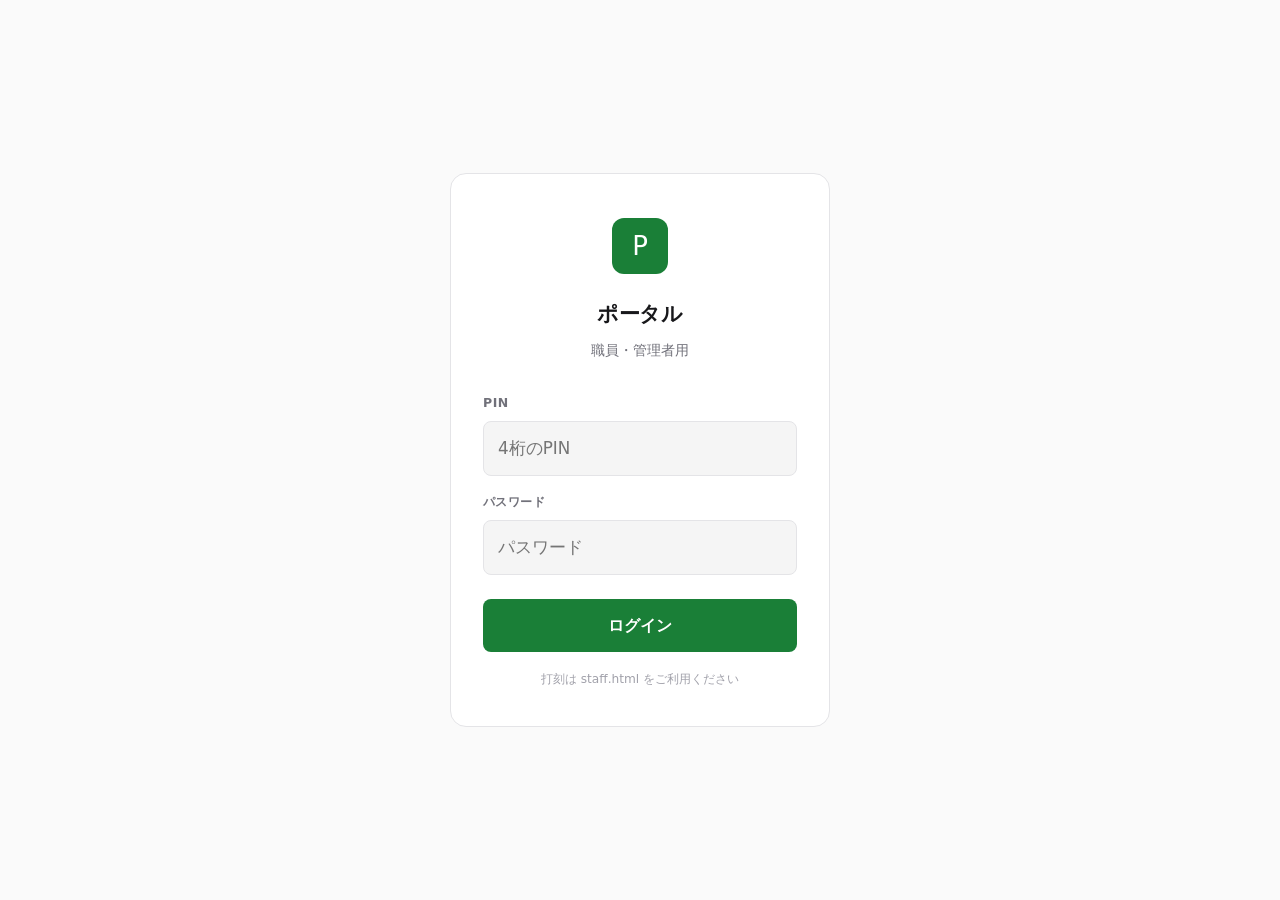
<file: portal.html>
<!DOCTYPE html>
<html lang="ja">
<head>
  <meta charset="UTF-8">
  <meta name="viewport" content="width=device-width, initial-scale=1.0, maximum-scale=1.0, user-scalable=no">
  <title>ポータル | 住岡</title>
  <!-- 共通スタイル・共通JSモジュール（common/フォルダ配下） -->
  <link rel="stylesheet" href="common/styles.css">
  <script src="common/api.js"></script>
  <script src="common/storage.js"></script>
  <script src="common/ui.js"></script>
  <!-- Phase2 v3: ファビコンを緑グラデーション角丸スクエア＋2×2グリッドアイコンに変更。
       管理ハブ＝グリッドというように「何をする画面か」でアイコンを選定している。 -->
  <link rel="icon" href="data:image/svg+xml,<svg xmlns='http://www.w3.org/2000/svg' viewBox='0 0 100 100'><defs><linearGradient id='g' x1='0' y1='0' x2='1' y2='1'><stop offset='0' stop-color='%231A7F37'/><stop offset='1' stop-color='%230F5326'/></linearGradient></defs><rect x='6' y='6' width='88' height='88' rx='24' fill='url(%23g)'/><rect x='27' y='27' width='19' height='19' rx='5' fill='white'/><rect x='54' y='27' width='19' height='19' rx='5' fill='white'/><rect x='27' y='54' width='19' height='19' rx='5' fill='white'/><rect x='54' y='54' width='19' height='19' rx='5' fill='white'/></svg>">
  <meta name="theme-color" content="#1A7F37">

  <style>
/* =============================================================
   portal.html — 職員・管理者向け統合ポータル（個人ゾーン＋管理ゾーン）
   デザインコンセプト: Apple / Linear / Notion / Stripe Dashboard
   （staff.html と同一のデザイントークンを継承）

   構成:
     個人ゾーン（全ログインユーザー共通）: ホーム / タスク / 相談 / 案件
     管理ゾーン（admin_role に応じて出し分け）: 9タブ
       スタッフ管理・申請管理・カレンダー・案件タスク管理v2・
       納期管理・残業指示・打刻漏れ警告・給与計算・アカウント管理

   ナビゲーション方式:
     Stripe Dashboard を参考に、デスクトップは左サイドバー、
     モバイルはハンバーガーメニューからのスライドインドロワー。

   認証:
     既存の 'authenticate' アクションをそのまま使用する。
     （admin_role が空でない = 管理権限が「不可」以外、の意味と一致するため
      新規のGAS実装は不要）

   このファイルは骨組みのみ実装している。各タブの中身（データ取得・
   表示・編集）は次フェーズで1つずつ実装する（🚧準備中プレースホルダー）。
============================================================= */

/* ─── デザイントークン（staff.html と共通） ────────────── */
/* Phase2 v3: 独自の --brand / --brand-tint トークンは廃止し、
   common/styles.css と揃えた --color-primary 系に一本化した
   （ページ別カラーテーマ切替の共通パターン）。
   portal.html = 緑系統（住岡グリーン、旧 --brand の値をそのまま踏襲）。 */
:root {
  color-scheme: light dark;
  --bg:          #FAFAFA;
  --surface:     #FFFFFF;
  --surface-2:   #F5F5F5;
  --border:      #E4E4E7;
  --text:        #18181B;
  --text-2:      #71717A;
  --text-3:      #A1A1AA;
  --color-primary:        #1A7F37;
  --color-primary-hover:  #146830;
  --color-primary-active: #0F5326;
  --color-primary-tint:   #E8F5EC;
  --color-primary-strong: #0F5326;
  --danger:      #DC2626;
  --warning:     #D97706;
  --info:        #2563EB;
  --radius-sm:   8px;
  --radius-md:   12px;
  --radius-lg:   16px;
  --shadow-elev: 0 12px 32px rgba(0,0,0,0.12);
  --sidebar-w:   248px;
}
@media (prefers-color-scheme: dark) {
  :root {
    --bg:         #0A0A0B;
    --surface:    #141416;
    --surface-2:  #1C1C1F;
    --border:     #27272A;
    --text:       #F4F4F5;
    --text-2:     #A1A1AA;
    --text-3:     #71717A;
    --color-primary:       #34B15C;
    --color-primary-hover: #3FC96A;
    --color-primary-tint:  #123319;
    --shadow-elev: 0 12px 32px rgba(0,0,0,0.45);
  }
}

*, *::before, *::after { box-sizing: border-box; margin: 0; padding: 0; }
html {
  font-family: 'Hiragino Sans','Hiragino Kaku Gothic ProN','Noto Sans JP',
               'Yu Gothic UI','Meiryo UI',sans-serif;
  font-size: 16px; line-height: 1.55;
  -webkit-tap-highlight-color: transparent;
}
body { min-height: 100dvh; background: var(--bg); color: var(--text); }

/* ─── ログイン画面（staff.html と共通デザイン） ────────── */
#screen-login {
  display: flex; flex-direction: column; align-items: center;
  justify-content: center; min-height: 100dvh; padding: 24px 20px;
}
.login-card {
  width: 100%; max-width: 380px;
  background: var(--surface); border: 1px solid var(--border);
  border-radius: var(--radius-lg); padding: 44px 32px 36px;
}
.login-logo {
  width: 56px; height: 56px; border-radius: var(--radius-md);
  background: var(--color-primary);
  display: flex; align-items: center; justify-content: center;
  font-size: 26px; color: #fff; margin: 0 auto 24px;
}
.login-title {
  text-align: center; font-size: 1.3rem; font-weight: 600;
  margin-bottom: 8px; letter-spacing: -0.01em;
}
.login-subtitle {
  text-align: center; font-size: 0.85rem; color: var(--text-2); margin-bottom: 32px;
}
.field-label {
  display: block; font-size: 0.78rem; font-weight: 600; color: var(--text-2);
  margin-bottom: 8px; text-transform: uppercase; letter-spacing: 0.04em;
}
.field-input {
  width: 100%; padding: 13px 14px; border-radius: var(--radius-sm);
  border: 1px solid var(--border); background: var(--surface-2); color: var(--text);
  font-size: 1.05rem; outline: none; transition: border-color 0.15s, background 0.15s;
  margin-bottom: 16px;
}
.field-input:focus { border-color: var(--color-primary); background: var(--surface); }
.btn-login {
  width: 100%; padding: 14px; border-radius: var(--radius-sm); border: none;
  background: var(--color-primary); color: #fff; font-size: 0.98rem; font-weight: 600;
  cursor: pointer; transition: opacity 0.15s; margin-top: 8px;
}
.btn-login:hover:not(:disabled) { opacity: 0.88; }
.btn-login:disabled { opacity: 0.4; cursor: not-allowed; }
.login-hint { text-align: center; font-size: 0.76rem; color: var(--text-3); margin-top: 18px; }

/* ─── メイン画面レイアウト（サイドバー＋コンテンツ） ────── */
#screen-main { display: none; min-height: 100dvh; }
#screen-main.active { display: flex; }

.sidebar {
  width: var(--sidebar-w); flex-shrink: 0;
  background: var(--surface); border-right: 1px solid var(--border);
  height: 100dvh; position: sticky; top: 0;
  display: flex; flex-direction: column;
  overflow-y: auto;
}
.sidebar-header {
  padding: 20px 20px 16px; display: flex; align-items: center; gap: 10px;
}
.sidebar-logo {
  width: 32px; height: 32px; border-radius: var(--radius-sm);
  background: var(--color-primary); color: #fff;
  display: flex; align-items: center; justify-content: center; font-size: 15px;
  flex-shrink: 0;
}
.sidebar-title { font-size: 0.92rem; font-weight: 600; }
.sidebar-user { font-size: 0.74rem; color: var(--text-2); }

.nav-group { padding: 4px 12px; margin-bottom: 4px; }
.nav-group-label {
  font-size: 0.68rem; font-weight: 600; color: var(--text-3);
  text-transform: uppercase; letter-spacing: 0.06em;
  padding: 12px 12px 6px;
}
.nav-item {
  display: flex; align-items: center; gap: 10px;
  padding: 9px 12px; border-radius: var(--radius-sm);
  font-size: 0.88rem; font-weight: 500; color: var(--text-2);
  cursor: pointer; transition: background 0.12s, color 0.12s;
  -webkit-tap-highlight-color: transparent;
}
.nav-item:hover { background: var(--surface-2); color: var(--text); }
.nav-item.active { background: var(--color-primary-tint); color: var(--color-primary); font-weight: 600; }
.nav-item .nav-item-icon { font-size: 1.05rem; width: 20px; text-align: center; flex-shrink: 0; }
.nav-item .nav-item-badge {
  margin-left: auto; background: var(--danger); color: #fff;
  font-size: 0.66rem; font-weight: 700; padding: 1px 6px; border-radius: 20px;
}

.sidebar-footer { margin-top: auto; padding: 14px 20px; border-top: 1px solid var(--border); display: flex; flex-direction: column; gap: 8px; }
.btn-logout {
  width: 100%; padding: 9px; border-radius: var(--radius-sm);
  border: 1px solid var(--border); background: none; color: var(--text-2);
  font-size: 0.82rem; cursor: pointer; transition: border-color 0.15s, color 0.15s;
}
.btn-logout:hover { border-color: var(--text-2); color: var(--text); }
/* Phase3: 使い方ガイドへのリンク。権限に関わらず常に表示する。 */
.sidebar-guide-link {
  width: 100%; padding: 9px; border-radius: var(--radius-sm);
  border: 1px solid var(--border); background: none; color: var(--text-2);
  font-size: 0.82rem; cursor: pointer; white-space: nowrap; text-decoration: none;
  display: flex; align-items: center; justify-content: center; gap: 4px;
  transition: border-color 0.15s, color 0.15s; box-sizing: border-box;
}
.sidebar-guide-link:hover { border-color: var(--color-primary); color: var(--color-primary); }

/* ─── モバイル用ヘッダー・ハンバーガー ─────────────────── */
.mobile-header {
  display: none; position: sticky; top: 0; z-index: 100;
  background: var(--surface); border-bottom: 1px solid var(--border);
  height: 56px; padding: 0 16px; align-items: center; gap: 12px;
}
.hamburger-btn {
  background: none; border: none; font-size: 1.3rem; color: var(--text);
  cursor: pointer; padding: 6px; line-height: 1;
}
.mobile-header-title { font-size: 0.92rem; font-weight: 600; }
.sidebar-overlay {
  display: none; position: fixed; inset: 0; z-index: 199; background: rgba(0,0,0,0.4);
}
.sidebar-overlay.active { display: block; }

@media (max-width: 860px) {
  .mobile-header { display: flex; }
  .sidebar {
    position: fixed; z-index: 200; top: 0; left: 0;
    transform: translateX(-100%); transition: transform 0.25s ease;
    box-shadow: var(--shadow-elev);
  }
  .sidebar.open { transform: translateX(0); }
}

/* ─── メインコンテンツ ─────────────────────────────────── */
.main-content { flex: 1; min-width: 0; }
.content-inner { max-width: 880px; margin: 0 auto; padding: 32px 28px 60px; }

.page-title { font-size: 1.4rem; font-weight: 600; margin-bottom: 4px; letter-spacing: -0.01em; }
.page-subtitle { font-size: 0.88rem; color: var(--text-2); margin-bottom: 28px; }

.tab-panel { display: none; }
.tab-panel.active { display: block; }

/* プレースホルダー（未実装タブ用） */
.placeholder-box {
  border: 1px dashed var(--border); border-radius: var(--radius-lg);
  padding: 56px 24px; text-align: center; color: var(--text-3);
}
.placeholder-box .ph-icon { font-size: 2.2rem; margin-bottom: 12px; opacity: 0.5; }
.placeholder-box .ph-text { font-size: 0.9rem; }

/* カード共通（後続タブ実装で使う） */
.card {
  background: var(--surface); border: 1px solid var(--border);
  border-radius: var(--radius-lg); padding: 22px 20px; margin-bottom: 16px;
}
  </style>
</head>
<body>

<!-- ============================================================
     ログイン画面
     ============================================================ -->
<div id="screen-login">
  <div class="login-card">
    <div class="login-logo">P</div>
    <div class="login-title">ポータル</div>
    <div class="login-subtitle">職員・管理者用</div>

    <label class="field-label" for="input-pin">PIN</label>
    <input class="field-input" id="input-pin" type="tel" inputmode="numeric" maxlength="4" placeholder="4桁のPIN" autocomplete="off">

    <label class="field-label" for="input-password">パスワード</label>
    <input class="field-input" id="input-password" type="password" placeholder="パスワード" autocomplete="off">

    <button class="btn-login" id="btn-login" onclick="handleLogin()">ログイン</button>
    <div class="login-hint">打刻は staff.html をご利用ください</div>
  </div>
</div>

<!-- ============================================================
     メイン画面
     ============================================================ -->
<div id="screen-main">

  <!-- モバイル用ヘッダー -->
  <header class="mobile-header">
    <button class="hamburger-btn" onclick="toggleSidebar()" aria-label="メニュー">☰</button>
    <div class="mobile-header-title" id="mobile-title">ホーム</div>
  </header>
  <div class="sidebar-overlay" id="sidebar-overlay" onclick="toggleSidebar(false)"></div>

  <!-- サイドバー -->
  <nav class="sidebar" id="sidebar">
    <div class="sidebar-header">
      <div class="sidebar-logo">住</div>
      <div>
        <div class="sidebar-title">ポータル</div>
        <div class="sidebar-user" id="sidebar-user"></div>
      </div>
    </div>

    <!-- 個人ゾーン（全ログインユーザー共通） -->
    <div class="nav-group">
      <div class="nav-group-label">個人</div>
      <div class="nav-item active" data-tab="home" onclick="switchTab('home')">
        <span class="nav-item-icon">🏠</span>ホーム
      </div>
      <div class="nav-item" data-tab="my-tasks" onclick="switchTab('my-tasks')">
        <span class="nav-item-icon">📋</span>タスク
      </div>
      <div class="nav-item" data-tab="my-consult" onclick="switchTab('my-consult')">
        <span class="nav-item-icon">💬</span>相談
      </div>
      <div class="nav-item" data-tab="my-projects" onclick="switchTab('my-projects')">
        <span class="nav-item-icon">📁</span>案件
      </div>
    </div>

    <!-- 管理ゾーン（admin_role に応じて JS が表示制御する） -->
    <div class="nav-group" id="admin-nav-group">
      <div class="nav-group-label">管理</div>
      <div class="nav-item" data-tab="staff" data-role="all" onclick="switchTab('staff')">
        <span class="nav-item-icon">👥</span>スタッフ管理
      </div>
      <div class="nav-item" data-tab="requests" data-role="all" onclick="switchTab('requests')">
        <span class="nav-item-icon">📝</span>申請管理
      </div>
      <div class="nav-item" data-tab="calendar" data-role="all" onclick="switchTab('calendar')">
        <span class="nav-item-icon">📅</span>カレンダー
      </div>
      <div class="nav-item" data-tab="tasks-admin" data-role="all" onclick="switchTab('tasks-admin')">
        <span class="nav-item-icon">🗂️</span>案件・タスク管理
      </div>
      <div class="nav-item" data-tab="deadlines" data-role="all" onclick="switchTab('deadlines')">
        <span class="nav-item-icon">⏳</span>納期管理
      </div>
      <div class="nav-item" data-tab="overtime" data-role="all" onclick="switchTab('overtime')">
        <span class="nav-item-icon">🕐</span>残業指示・承認
      </div>
      <div class="nav-item" data-tab="missing-clocks" data-role="all" onclick="switchTab('missing-clocks')">
        <span class="nav-item-icon">⚠️</span>打刻漏れ警告
      </div>
      <div class="nav-item" data-tab="payroll" data-role="payroll" onclick="switchTab('payroll')">
        <span class="nav-item-icon">💰</span>給与計算
      </div>
      <div class="nav-item" data-tab="accounts" data-role="admin-only" onclick="switchTab('accounts')">
        <span class="nav-item-icon">🔐</span>アカウント管理
      </div>
    </div>

    <div class="sidebar-footer">
      <!-- Phase3: 使い方ガイド（モーダルダイアログ）を開くボタン。権限に関わらず常に表示する。 -->
      <button class="sidebar-guide-link" onclick="openGuideModal()">❓ 使い方</button>
      <button class="btn-logout" onclick="handleLogout()">ログアウト</button>
    </div>
  </nav>

  <!-- メインコンテンツ -->
  <div class="main-content">
    <div class="content-inner">

      <div class="tab-panel active" id="tab-home">
        <div class="page-title">ホーム</div>
        <div class="page-subtitle">今日の状況をひと目で確認できます。</div>
        <div class="placeholder-box">
          <div class="ph-icon">🏠</div>
          <div class="ph-text">ホーム画面は次のフェーズで実装します</div>
        </div>
      </div>

      <div class="tab-panel" id="tab-my-tasks">
        <div class="page-title">タスク</div>
        <div class="page-subtitle">自分に割り当てられたタスクの一覧です。</div>
        <div class="placeholder-box"><div class="ph-icon">📋</div><div class="ph-text">準備中</div></div>
      </div>

      <div class="tab-panel" id="tab-my-consult">
        <div class="page-title">相談</div>
        <div class="page-subtitle">自分宛の相談を確認・返信できます。</div>
        <div class="placeholder-box"><div class="ph-icon">💬</div><div class="ph-text">準備中</div></div>
      </div>

      <div class="tab-panel" id="tab-my-projects">
        <div class="page-title">案件</div>
        <div class="page-subtitle">進行中の案件一覧です。</div>
        <div class="placeholder-box"><div class="ph-icon">📁</div><div class="ph-text">準備中</div></div>
      </div>

      <div class="tab-panel" id="tab-staff">
        <div class="page-title">スタッフ管理</div>
        <div class="page-subtitle">職員・利用者の登録情報を管理します。</div>
        <div class="placeholder-box"><div class="ph-icon">👥</div><div class="ph-text">準備中</div></div>
      </div>

      <div class="tab-panel" id="tab-requests">
        <div class="page-title">申請管理</div>
        <div class="page-subtitle">休み・遅刻・早退などの申請を承認・却下します。</div>
        <div class="placeholder-box"><div class="ph-icon">📝</div><div class="ph-text">準備中</div></div>
      </div>

      <div class="tab-panel" id="tab-calendar">
        <div class="page-title">カレンダー</div>
        <div class="page-subtitle">会社休日・行事を管理します。</div>
        <div class="placeholder-box"><div class="ph-icon">📅</div><div class="ph-text">準備中</div></div>
      </div>

      <div class="tab-panel" id="tab-tasks-admin">
        <div class="page-title">案件・タスク管理</div>
        <div class="page-subtitle">全案件・全タスクの進捗を管理します。</div>
        <div class="placeholder-box"><div class="ph-icon">🗂️</div><div class="ph-text">準備中</div></div>
      </div>

      <div class="tab-panel" id="tab-deadlines">
        <div class="page-title">納期管理</div>
        <div class="page-subtitle">案件・タスクの納期を管理します。</div>
        <div class="placeholder-box"><div class="ph-icon">⏳</div><div class="ph-text">準備中</div></div>
      </div>

      <div class="tab-panel" id="tab-overtime">
        <div class="page-title">残業指示・承認</div>
        <div class="page-subtitle">残業指示の作成と、残業申請の承認を行います。</div>
        <div class="placeholder-box"><div class="ph-icon">🕐</div><div class="ph-text">準備中</div></div>
      </div>

      <div class="tab-panel" id="tab-missing-clocks">
        <div class="page-title">打刻漏れ警告</div>
        <div class="page-subtitle">打刻漏れのある職員・利用者を確認します。</div>
        <div class="placeholder-box"><div class="ph-icon">⚠️</div><div class="ph-text">準備中</div></div>
      </div>

      <div class="tab-panel" id="tab-payroll">
        <div class="page-title">給与計算</div>
        <div class="page-subtitle">指定月の給与を計算します。</div>
        <div class="placeholder-box"><div class="ph-icon">💰</div><div class="ph-text">準備中</div></div>
      </div>

      <div class="tab-panel" id="tab-accounts">
        <div class="page-title">アカウント管理</div>
        <div class="page-subtitle">社内で利用するWebサービスのアカウント台帳です。</div>
        <div class="placeholder-box"><div class="ph-icon">🔐</div><div class="ph-text">準備中</div></div>
      </div>

    </div>
  </div>
</div>

<!-- Phase3: 使い方ガイド（モーダルダイアログ）。
     サイドバーの「❓ 使い方」ボタンから開閉する。ユーザーが元々希望していた
     「別ページ（portal-guide.html）」ではなく「portal.html内に配置」する形に変更した。
     data-role="all"|"payroll"|"admin-only" は、サイドバーのnav-itemと同じ考え方で
     JS（applySession内）が表示・非表示を切り替える。 -->
<div class="sumioka-modal sumioka-hidden" id="guide-modal" role="dialog" aria-modal="true" aria-labelledby="guide-modal-title" onclick="if(event.target===this) closeGuideModal()">
  <div class="sumioka-modal-content">
    <button class="sumioka-modal-close" onclick="closeGuideModal()" aria-label="閉じる">✕</button>

    <!-- 導入エリア -->
    <div class="sumioka-guide-hero">
      <div class="sumioka-guide-hero-icon">▦</div>
      <div class="sumioka-guide-hero-title" id="guide-modal-title">住岡 ポータルの使い方</div>
      <div class="sumioka-guide-hero-desc">
        表示される機能は、ログイン中の権限（管理者／一般職員／給与計算担当）によって異なります。
      </div>
    </div>

    <!-- ① 個人（全員に表示） -->
    <div class="sumioka-guide-section">
      <div class="sumioka-guide-section-head">
        <div class="sumioka-guide-section-icon">🏠</div>
        <div class="sumioka-guide-section-title">個人（ホーム・タスク・相談・案件）</div>
      </div>
      <div class="sumioka-guide-section-body">
        <p>画面左の「個人」メニューから、ホーム・タスク・相談・案件を確認できます。</p>
        <p>タスクの完了操作や相談の送信など、詳しい使い方は打刻画面（staff.html）と共通です。</p>
      </div>
    </div>

    <!-- ② 人事・労務 -->
    <div class="sumioka-guide-section" data-role="all">
      <div class="sumioka-guide-section-head">
        <div class="sumioka-guide-section-icon">👥</div>
        <div class="sumioka-guide-section-title">人事・労務</div>
      </div>
      <div class="sumioka-guide-section-body">
        <p><strong>スタッフ管理：</strong>職員の情報を登録・編集します。</p>
        <p><strong>申請管理：</strong>休暇などの申請を確認し、承認・却下します。</p>
        <p><strong>残業指示・承認：</strong>残業の指示を出したり、申請された残業を承認したりします。</p>
        <p><strong>打刻漏れ警告：</strong>打刻を忘れている職員を確認し、リマインドできます。</p>
      </div>
    </div>

    <!-- ③ 案件・スケジュール -->
    <div class="sumioka-guide-section" data-role="all">
      <div class="sumioka-guide-section-head">
        <div class="sumioka-guide-section-icon">🗂️</div>
        <div class="sumioka-guide-section-title">案件・スケジュール</div>
      </div>
      <div class="sumioka-guide-section-body">
        <p><strong>カレンダー：</strong>全体の予定を確認できます。</p>
        <p><strong>案件・タスク管理：</strong>案件ごとのタスクを作成・割り当てします。</p>
        <p><strong>納期管理：</strong>案件の納期を一覧で確認できます。</p>
      </div>
    </div>

    <!-- ④ 経理 -->
    <div class="sumioka-guide-section" data-role="payroll">
      <div class="sumioka-guide-section-head">
        <div class="sumioka-guide-section-icon">💰</div>
        <div class="sumioka-guide-section-title">経理</div>
      </div>
      <div class="sumioka-guide-section-body">
        <p><strong>給与計算：</strong>打刻の実績データから、給与を自動計算します。</p>
      </div>
    </div>

    <!-- ⑤ システム -->
    <div class="sumioka-guide-section" data-role="admin-only">
      <div class="sumioka-guide-section-head">
        <div class="sumioka-guide-section-icon">🔐</div>
        <div class="sumioka-guide-section-title">システム</div>
      </div>
      <div class="sumioka-guide-section-body">
        <p><strong>アカウント管理：</strong>ログインアカウントの発行・権限の変更を行います。</p>
      </div>
    </div>

    <!-- よくある質問 -->
    <div class="sumioka-section-title" style="margin-top:var(--space-6)">よくある質問</div>
    <div class="sumioka-accordion" id="guide-faq-accordion">
      <div class="sumioka-accordion-item">
        <button class="sumioka-accordion-trigger" type="button">
          自分の権限で見えない機能があります。
        </button>
        <div class="sumioka-accordion-panel">
          表示される機能はご自身の権限（管理者／一般職員／給与計算担当）によって異なります。
          必要な権限については管理者にご相談ください。
        </div>
      </div>
    </div>

  </div>
</div>

<script>
'use strict';

// ============================================================
// 設定
// ============================================================

/**
 * GAS デプロイURL。
 * staff.html と同じ値をここにも設定すること（3ファイル共通で
 * 同じGASプロジェクトを指す）。
 */
setGasUrl('https://script.google.com/macros/s/AKfycbzr_U7LyysRif0HKFou1pc6x4wGcW2K395JAT0iJr7uFNnX3rRyP8RYawOST-Tjwm2Y8w/exec');

// ============================================================
// 状態管理
// ============================================================

const state = {
  userId    : '',
  userName  : '',
  adminRole : '', // '管理者' | '給与計算担当' | '一般職員'
  currentTab: 'home',
};

const SESSION_KEY = 'portal_session';

// ============================================================
// 認証
// ============================================================

/**
 * ログイン処理。
 * 既存の 'authenticate' アクションを使う（admin_role が空でない職員のみ許可）。
 * 利用者（admin_role='' すなわち管理権限「不可」）はここで弾かれる。
 */
async function handleLogin() {
  const pin      = document.getElementById('input-pin').value.trim();
  const password = document.getElementById('input-password').value.trim();

  if (!pin || !password) {
    showToast('PIN とパスワードを入力してください。', 'warning');
    return;
  }

  showLoading('認証中...');
  const result = await callGAS('authenticate', { pin, password });
  hideLoading();

  if (!result.success) {
    showError(result.error_message || '認証に失敗しました。', result.error_detail);
    return;
  }

  const { employee } = result.data;
  state.userId    = employee.id;
  state.userName  = employee.name;
  state.adminRole = employee.admin_role || '';

  storeSave(SESSION_KEY, { userId: state.userId, userName: state.userName, adminRole: state.adminRole });

  applySession();
}

function handleLogout() {
  storeRemove(SESSION_KEY);
  location.reload();
}

/**
 * 保存済みセッションがあれば自動ログインする。
 */
function tryRestoreSession() {
  const s = storeLoad(SESSION_KEY, null);
  if (!s || !s.userId) return false;

  state.userId    = s.userId;
  state.userName  = s.userName;
  state.adminRole = s.adminRole;
  applySession();
  return true;
}

/**
 * セッション情報を画面に反映し、権限に応じてタブの表示・非表示を切り替える。
 *
 * 権限ルール（管理ゾーンのタブ）:
 *   data-role="all"        : 管理者・給与計算担当・一般職員 いずれもログインしていれば表示
 *   data-role="payroll"    : 管理者・給与計算担当のみ表示（一般職員には非表示）
 *   data-role="admin-only" : 管理者のみ表示
 */
function applySession() {
  document.getElementById('screen-login').style.display = 'none';
  document.getElementById('screen-main').classList.add('active');
  document.getElementById('sidebar-user').textContent = `${state.userName}（${state.adminRole}）`;

  document.querySelectorAll('#admin-nav-group .nav-item[data-role]').forEach(item => {
    const rule = item.dataset.role;
    let visible = true;
    if (rule === 'payroll')    visible = (state.adminRole === '管理者' || state.adminRole === '給与計算担当');
    if (rule === 'admin-only') visible = (state.adminRole === '管理者');
    item.style.display = visible ? '' : 'none';
  });

  // 使い方ガイド（モーダル）内のセクションも、サイドバーのnav-itemと同じルールで出し分ける。
  document.querySelectorAll('#guide-modal .sumioka-guide-section[data-role]').forEach(section => {
    const rule = section.dataset.role;
    let visible = true;
    if (rule === 'payroll')    visible = (state.adminRole === '管理者' || state.adminRole === '給与計算担当');
    if (rule === 'admin-only') visible = (state.adminRole === '管理者');
    section.style.display = visible ? '' : 'none';
  });
}

// ============================================================
// タブ切り替え
// ============================================================

function switchTab(name) {
  state.currentTab = name;

  document.querySelectorAll('.nav-item[data-tab]').forEach(item => {
    item.classList.toggle('active', item.dataset.tab === name);
  });
  document.querySelectorAll('.tab-panel').forEach(panel => {
    panel.classList.toggle('active', panel.id === `tab-${name}`);
  });

  const activeItem = document.querySelector(`.nav-item[data-tab="${name}"]`);
  if (activeItem) {
    document.getElementById('mobile-title').textContent = activeItem.textContent.trim();
  }

  // モバイルではタブ選択後にサイドバーを閉じる
  toggleSidebar(false);
}

function toggleSidebar(force) {
  const sidebar = document.getElementById('sidebar');
  const overlay = document.getElementById('sidebar-overlay');
  const open = force !== undefined ? force : !sidebar.classList.contains('open');
  sidebar.classList.toggle('open', open);
  overlay.classList.toggle('active', open);
}

// ============================================================
// 使い方ガイド（モーダルダイアログ）
// ============================================================

function openGuideModal() {
  document.getElementById('guide-modal').classList.remove('sumioka-hidden');
  // モバイルでガイドを開いたときはサイドバーを閉じておく
  toggleSidebar(false);
}

function closeGuideModal() {
  document.getElementById('guide-modal').classList.add('sumioka-hidden');
}

// Escキーでも閉じられるようにする（オーバーレイクリックでの閉じ方と揃える）。
document.addEventListener('keydown', e => {
  if (e.key !== 'Escape') return;
  const modal = document.getElementById('guide-modal');
  if (modal && !modal.classList.contains('sumioka-hidden')) closeGuideModal();
});

// FAQアコーディオンの開閉。外部ライブラリは使わず classList.toggle('is-open') のみで実装する。
document.querySelectorAll('#guide-faq-accordion .sumioka-accordion-trigger').forEach(btn => {
  btn.addEventListener('click', () => {
    btn.closest('.sumioka-accordion-item').classList.toggle('is-open');
  });
});

// ============================================================
// 初期化
// ============================================================

document.addEventListener('DOMContentLoaded', () => {
  tryRestoreSession();

  document.getElementById('input-password').addEventListener('keydown', e => {
    if (e.key === 'Enter') handleLogin();
  });
});
</script>
</body>
</html>
</file>
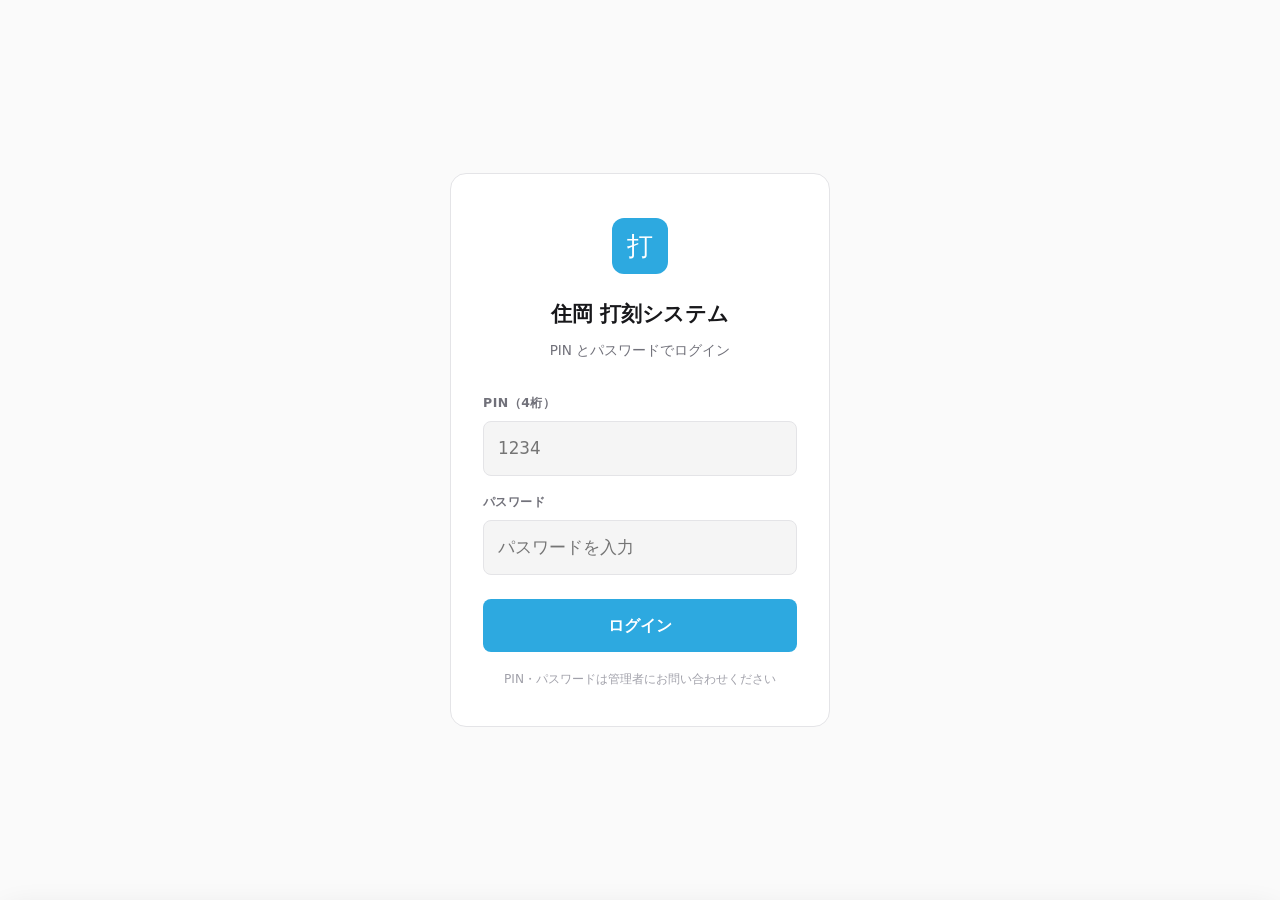
<file: staff.html>
<!DOCTYPE html>
<html lang="ja">
<head>
  <meta charset="UTF-8">
  <meta name="viewport" content="width=device-width, initial-scale=1.0, maximum-scale=1.0, user-scalable=no">
  <title>打刻 | 住岡</title>
  <!-- 共通スタイル・共通JSモジュール（common/フォルダ配下。styles.css より先に何も読み込まないこと） -->
  <link rel="stylesheet" href="common/styles.css">
  <script src="common/api.js"></script>
  <script src="common/storage.js"></script>
  <script src="common/ui.js"></script>
  <link rel="manifest" href="manifest.json">
  <!-- Phase2 v3: ファビコンを水色グラデーション角丸スクエア＋時計アイコンに変更。
       打刻＝時計というように「何をする画面か」でアイコンを選定している。
       旧デザインの「職」の文字は、利用者もstaff.htmlを使うため廃止した。 -->
  <link rel="icon" href="data:image/svg+xml,<svg xmlns='http://www.w3.org/2000/svg' viewBox='0 0 100 100'><defs><linearGradient id='g' x1='0' y1='0' x2='1' y2='1'><stop offset='0' stop-color='%232DA9E0'/><stop offset='1' stop-color='%231C79A8'/></linearGradient></defs><rect x='6' y='6' width='88' height='88' rx='24' fill='url(%23g)'/><circle cx='50' cy='54' r='24' fill='none' stroke='white' stroke-width='7'/><path d='M50 40 L50 54 L61 61' fill='none' stroke='white' stroke-width='7' stroke-linecap='round' stroke-linejoin='round'/><line x1='42' y1='22' x2='58' y2='22' stroke='white' stroke-width='7' stroke-linecap='round'/><line x1='50' y1='22' x2='50' y2='30' stroke='white' stroke-width='7' stroke-linecap='round'/></svg>">
  <meta name="theme-color" content="#2DA9E0">
  <meta name="mobile-web-app-capable" content="yes">
  <meta name="apple-mobile-web-app-capable" content="yes">
  <meta name="apple-mobile-web-app-status-bar-style" content="default">
  <meta name="apple-mobile-web-app-title" content="住岡打刻">

  <link rel="stylesheet" href="staff/staff.css">
  <!-- Phase2 v3: staff.html 固有カラーテーマ（水色系統／Gleam Studioロゴ由来）。
       common/styles.css の --color-primary 系（今後 .sumioka-* コンポーネントを
       使う場合に備えて上書き）に加えて、実際の画面配色を決めている
       staff/staff.css 独自の --brand / --brand-tint（打刻ボタン・アクティブタブ等の
       色に直接使われている）もあわせて上書きする。
       staff/staff.css が自身の :root で --brand を再定義しているため、
       このブロックは staff/staff.css の <link> より後（head の末尾）に置く必要がある
       （そうしないと staff.css 側の定義に上書きされてしまう）。 -->
  <style>
    :root {
      --color-primary:        #2DA9E0;
      --color-primary-hover:  #2391C4;
      --color-primary-active: #1C79A8;
      --color-primary-tint:   #E9F6FC;
      --color-primary-strong: #1F84B8;

      --brand:      #2DA9E0;
      --brand-tint: #E9F6FC;
    }
    @media (prefers-color-scheme: dark) {
      :root {
        --color-primary:       #4DC3F5;
        --color-primary-hover: #63CCF7;
        --color-primary-tint:  #0F2A38;

        --brand:      #4DC3F5;
        --brand-tint: #0F2A38;
      }
    }
  </style>
</head>
<body>

<!-- ローディング/トースト表示は ui.js が動的に要素を生成するため、
     静的なプレースホルダーは不要（2026-07-29 削除） -->

<!-- ドロワーオーバーレイ -->
<div class="drawer-overlay" id="drawer-overlay" onclick="closeTaskDrawer()"></div>

<!-- ===== ログイン画面 ===== -->
<div id="screen-login">
  <div class="login-card">
    <div class="login-logo">打</div>
    <div class="login-title">住岡 打刻システム</div>
    <div class="login-subtitle">PIN とパスワードでログイン</div>

    <label class="field-label" for="input-pin">PIN（4桁）</label>
    <input class="field-input" type="tel" id="input-pin"
      inputmode="numeric" maxlength="4" placeholder="1234"
      autocomplete="off">

    <label class="field-label" for="input-password">パスワード</label>
    <input class="field-input" type="password" id="input-password"
      placeholder="パスワードを入力" autocomplete="current-password">

    <button class="btn-login" id="btn-login">ログイン</button>
    <div class="login-hint">PIN・パスワードは管理者にお問い合わせください</div>
  </div>
</div>

<!-- ===== メイン画面 ===== -->
<div id="screen-main">

  <!-- ヘッダー -->
  <header class="app-header">
    <div class="app-header-title">住岡 打刻</div>
    <div class="header-user" id="header-username"></div>
    <button class="header-notif-btn" id="btn-notif" onclick="switchPanel('notifications')" title="通知">
      🔔
      <span class="notif-badge" id="notif-badge"></span>
    </button>
    <!-- Phase3: 使い方ガイド（モーダルダイアログ）を開くボタン。権限に関わらず常に表示する。 -->
    <button class="header-guide-link" id="btn-guide" onclick="openGuideModal()" title="使い方">❓ 使い方</button>
    <a class="header-admin-link" id="admin-link" href="portal.html">⚙️ 管理</a>
    <button class="header-logout-btn" id="btn-logout">ログアウト</button>
  </header>

  <!-- コンテンツ -->
  <main class="content-area">

    <!-- ── 打刻パネル ── -->
    <section class="panel active" id="panel-clock">

      <!-- 時計 -->
      <div class="clock-display">
        <div class="clock-time" id="live-clock">--:--</div>
        <div class="clock-date" id="live-date"></div>
      </div>

      <!-- ステータスチップ -->
      <div class="status-bar">
        <div class="status-chip" id="chip-checkin">
          出勤
          <span class="chip-val" id="chip-checkin-val">-</span>
        </div>
        <div class="status-chip" id="chip-checkout">
          退勤
          <span class="chip-val" id="chip-checkout-val">-</span>
        </div>
        <div class="status-chip" id="chip-lunch">
          弁当
          <span class="chip-val" id="chip-lunch-val">-</span>
        </div>
      </div>

      <!-- 出勤前 -->
      <div id="block-before-checkin">
        <div class="card">
          <div class="card-title">弁当 — 今日いる？</div>
          <div class="lunch-row">
            <button class="lunch-btn" id="lunch-yes" onclick="selectLunch(true)">
              <span class="lunch-icon">🍱</span>
              いる
            </button>
            <button class="lunch-btn" id="lunch-no" onclick="selectLunch(false)">
              <span class="lunch-icon">✖</span>
              いらない
            </button>
          </div>
        </div>
        <button class="clock-btn clock-btn-checkin" id="btn-checkin" disabled>
          <span class="clock-btn-icon">🟢</span>
          出勤打刻
        </button>
      </div>

      <!-- 出勤後・退勤前 -->
      <div id="block-after-checkin" style="display:none">
        <div class="card">
          <div class="card-title">退勤前に入力</div>

          <label class="report-label">今日の日報</label>
          <textarea class="report-textarea" id="input-report"
            placeholder="本日の作業内容・所感を入力してください"></textarea>

          <label class="report-label" style="margin-top:10px">引継ぎ事項（任意）</label>
          <textarea class="report-textarea" id="input-handover"
            placeholder="次の担当者への引継ぎがあれば入力してください" style="min-height:60px"></textarea>

          <label class="report-label" style="margin-top:10px">休憩時間</label>
          <select class="break-select" id="select-break">
            <option value="">選択してください</option>
            <option value="0">0分（休憩なし）</option>
            <option value="30">30分</option>
            <option value="45">45分</option>
            <option value="60">60分（1時間）</option>
            <option value="75">75分</option>
            <option value="90">90分</option>
            <option value="120">120分（2時間）</option>
          </select>
        </div>
        <button class="clock-btn clock-btn-checkout" id="btn-checkout" disabled>
          <span class="clock-btn-icon">🔵</span>
          退勤打刻
        </button>
      </div>

      <!-- 退勤済み -->
      <div id="block-done" style="display:none">
        <div class="done-banner">
          <div class="done-icon">✅</div>
          <div class="done-text">お疲れさまでした！</div>
          <div class="done-sub" id="done-times"></div>
        </div>
      </div>
    </section>
    <!-- /panel-clock -->

    <!-- ── タスクパネル ── -->
    <section class="panel" id="panel-tasks">
      <div class="section-title">📋 本日のタスク</div>
      <div id="task-list-wrap">
        <div class="empty-state">
          <div class="empty-icon">📭</div>
          <div class="empty-text">読み込み中...</div>
        </div>
      </div>
    </section>

    <!-- ── 相談パネル ── -->
    <section class="panel" id="panel-consult">

      <!-- 送信フォーム -->
      <div class="consult-form">
        <div class="consult-form-title">相談を送る</div>
        <input class="consult-input" type="text" id="consult-title"
          placeholder="件名（例：〇〇案件について相談したい）">
        <textarea class="consult-textarea" id="consult-message"
          placeholder="相談内容を入力してください"></textarea>

        <div class="report-label" style="margin-bottom:8px">送信先（複数可）</div>
        <div class="recipient-list" id="recipient-list">
          <!-- JS で動的生成 -->
        </div>

        <button class="btn-send" id="btn-send-consult">送信する</button>
      </div>

      <!-- 送信済み相談 -->
      <div class="section-title">📨 送信済みの相談</div>
      <div class="consult-list" id="consult-list">
        <div class="empty-state">
          <div class="empty-icon">📭</div>
          <div class="empty-text">送信済みの相談はありません</div>
        </div>
      </div>
    </section>

    <!-- ── 通知パネル ── -->
    <section class="panel" id="panel-notifications">
      <button class="btn-read-all" id="btn-read-all">すべて既読にする</button>
      <div class="notif-list" id="notif-list">
        <div class="empty-state">
          <div class="empty-icon">🔔</div>
          <div class="empty-text">通知はありません</div>
        </div>
      </div>
    </section>

  </main><!-- /content-area -->

  <!-- ボトムナビゲーション -->
  <nav class="bottom-nav">
    <button class="nav-btn active" id="nav-clock" onclick="switchPanel('clock')">
      <span class="nav-icon">🕐</span>打刻
    </button>
    <button class="nav-btn" id="nav-tasks" onclick="switchPanel('tasks')">
      <span class="nav-icon">📋</span>タスク
    </button>
    <button class="nav-btn" id="nav-consult" onclick="switchPanel('consult')">
      <span class="nav-icon">💬</span>相談
    </button>
    <button class="nav-btn" id="nav-notifications" onclick="switchPanel('notifications')">
      <span class="nav-icon">🔔</span>通知
    </button>
  </nav>

</div><!-- /screen-main -->

<!-- タスク詳細ドロワー -->
<div class="drawer" id="task-drawer" role="dialog" aria-modal="true" aria-labelledby="drawer-task-title">
  <div class="drawer-handle"></div>

  <!-- 差戻理由 -->
  <div class="reject-reason-box" id="reject-reason-box"></div>

  <div class="drawer-title" id="drawer-task-title"></div>

  <div class="drawer-section">
    <div class="drawer-section-label">ステータス</div>
    <div class="drawer-section-val" id="drawer-task-status"></div>
  </div>

  <div class="drawer-section" id="drawer-desc-section" style="display:none">
    <div class="drawer-section-label">作業内容</div>
    <div class="drawer-section-val" id="drawer-task-desc"></div>
  </div>

  <div class="drawer-section" id="drawer-cond-section" style="display:none">
    <div class="drawer-section-label">完了条件</div>
    <div class="drawer-section-val" id="drawer-task-cond"></div>
  </div>

  <div class="drawer-section" id="drawer-due-section" style="display:none">
    <div class="drawer-section-label">期限</div>
    <div class="drawer-section-val" id="drawer-task-due"></div>
  </div>

  <!-- ステータス変更ボタン -->
  <div class="drawer-section">
    <div class="drawer-section-label">ステータスを変更</div>
    <div class="status-change-row" id="status-change-row"></div>
  </div>

  <div class="divider"></div>

  <!-- コメント -->
  <div class="drawer-section">
    <div class="drawer-section-label">作業コメントを追加</div>
    <textarea class="comment-input" id="drawer-comment" placeholder="本日の作業内容を入力してください"></textarea>
    <button class="btn-comment-save" id="btn-comment-save">コメントを保存</button>
  </div>

  <!-- コメント履歴 -->
  <div class="drawer-section" id="drawer-comments-section" style="display:none">
    <div class="drawer-section-label">コメント履歴</div>
    <div class="comment-list" id="drawer-comment-list"></div>
  </div>
</div>

<!-- Phase3: 使い方ガイド（モーダルダイアログ）。
     ヘッダーの「❓ 使い方」ボタンから開閉する。ユーザーが元々希望していた
     「別ページ（staff-guide.html）」ではなく「staff.html内に配置」する形に変更した。 -->
<div class="sumioka-modal sumioka-hidden" id="guide-modal" role="dialog" aria-modal="true" aria-labelledby="guide-modal-title" onclick="if(event.target===this) closeGuideModal()">
  <div class="sumioka-modal-content">
    <button class="sumioka-modal-close" onclick="closeGuideModal()" aria-label="閉じる">✕</button>

    <!-- 導入エリア -->
    <div class="sumioka-guide-hero">
      <div class="sumioka-guide-hero-icon">🕐</div>
      <div class="sumioka-guide-hero-title" id="guide-modal-title">住岡 打刻の使い方</div>
      <div class="sumioka-guide-hero-desc">
        困ったときは、このガイドをいつでも見返してください。
      </div>
    </div>

    <!-- ① 打刻（ホーム） -->
    <div class="sumioka-guide-section">
      <div class="sumioka-guide-section-head">
        <div class="sumioka-guide-section-icon">🕐</div>
        <div class="sumioka-guide-section-title">打刻（ホーム）</div>
      </div>
      <div class="sumioka-guide-section-body">
        <ol class="sumioka-step-list">
          <li>出勤するときは「出勤」ボタンをタップするだけで記録されます。</li>
          <li>退勤するときは同じ画面の「退勤」ボタンをタップしてください。</li>
          <li>打刻を間違えた・押し忘れた場合は、自分で修正することはできません。管理者に連絡してください。</li>
        </ol>
      </div>
    </div>

    <!-- ② タスク -->
    <div class="sumioka-guide-section">
      <div class="sumioka-guide-section-head">
        <div class="sumioka-guide-section-icon">📋</div>
        <div class="sumioka-guide-section-title">タスク</div>
      </div>
      <div class="sumioka-guide-section-body">
        <p>自分に割り当てられたタスクが一覧で表示されます。</p>
        <p>タスクをタップすると、詳しい内容を確認できます。</p>
        <p>終わったタスクは「完了」ボタンをタップしてください。</p>
      </div>
    </div>

    <!-- ③ 相談 -->
    <div class="sumioka-guide-section">
      <div class="sumioka-guide-section-head">
        <div class="sumioka-guide-section-icon">💬</div>
        <div class="sumioka-guide-section-title">相談</div>
      </div>
      <div class="sumioka-guide-section-body">
        <p>困ったこと・確認したいことを、担当者にメッセージで伝えられます。</p>
        <p>返信があると通知でお知らせします。</p>
      </div>
    </div>

    <!-- ④ 案件 -->
    <div class="sumioka-guide-section">
      <div class="sumioka-guide-section-head">
        <div class="sumioka-guide-section-icon">📁</div>
        <div class="sumioka-guide-section-title">案件</div>
      </div>
      <div class="sumioka-guide-section-body">
        <p>自分が関わっている案件の一覧と、今の進み具合を確認できます。</p>
      </div>
    </div>

    <!-- よくある質問 -->
    <div class="sumioka-section-title" style="margin-top:var(--space-6)">よくある質問</div>
    <div class="sumioka-accordion" id="guide-faq-accordion">
      <div class="sumioka-accordion-item">
        <button class="sumioka-accordion-trigger" type="button">
          打刻を忘れてしまいました。どうすればいいですか？
        </button>
        <div class="sumioka-accordion-panel">
          ご自身では修正できません。管理者に直接お伝えください。
        </div>
      </div>
      <div class="sumioka-accordion-item">
        <button class="sumioka-accordion-trigger" type="button">
          パスワードを忘れてしまいました。
        </button>
        <div class="sumioka-accordion-panel">
          管理者にパスワードの再発行を依頼してください。
        </div>
      </div>
    </div>

  </div>
</div>

<!-- staff/ 配下: 責務ごとに分割したJS。依存順に読み込む
     （utils → staff → attendance/task/drawer/consult/notification）。
     すべて非モジュールのクラシックスクリプトなので、staff.js で定義した
     state・api()・GAS_URL 等は後続スクリプトからもそのまま参照できる。 -->
<script src="staff/utils.js"></script>
<script src="staff/staff.js"></script>
<script src="staff/attendance.js"></script>
<script src="staff/task.js"></script>
<script src="staff/drawer.js"></script>
<script src="staff/consult.js"></script>
<script src="staff/notification.js"></script>
<script src="staff/guide.js"></script>
</body>
</html>
</file>
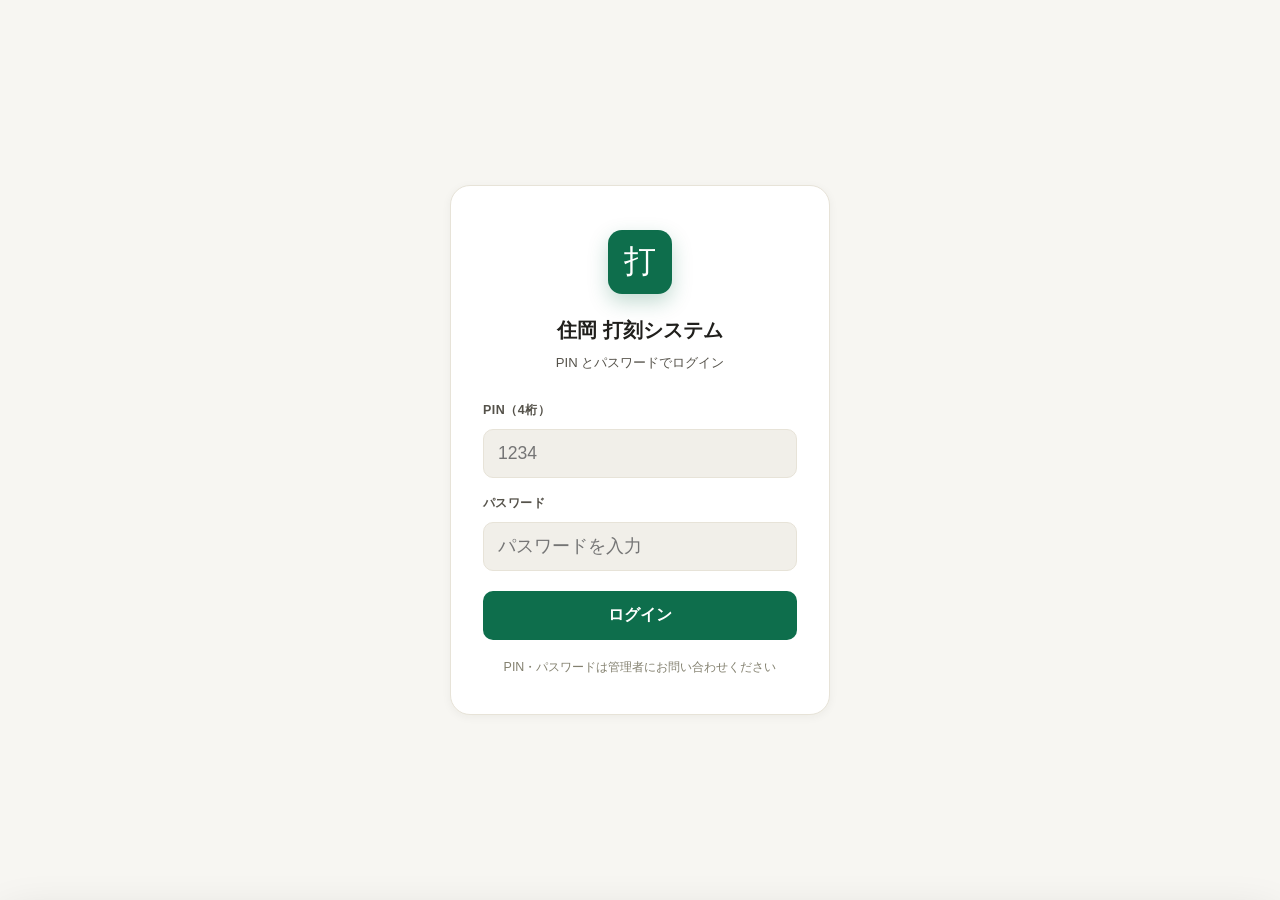
<file: user.html>
<!DOCTYPE html>
<html lang="ja">
<head>
  <meta charset="UTF-8">
  <meta name="viewport" content="width=device-width, initial-scale=1.0, maximum-scale=1.0, user-scalable=no">
  <title>打刻 | 住岡</title>
  <link rel="manifest" href="manifest.json">
  <link rel="icon" href="data:image/svg+xml,<svg xmlns='http://www.w3.org/2000/svg' viewBox='0 0 100 100'><circle cx='50' cy='50' r='50' fill='%230e6e4c'/><text y='.9em' font-size='75' x='50%' text-anchor='middle' fill='white'>打</text></svg>">
  <meta name="theme-color" content="#0e6e4c">
  <meta name="mobile-web-app-capable" content="yes">
  <meta name="apple-mobile-web-app-capable" content="yes">
  <meta name="apple-mobile-web-app-status-bar-style" content="default">
  <meta name="apple-mobile-web-app-title" content="住岡打刻">

  <style>
/* =============================================================
   user.html — ATM型 打刻 + タスク + 相談 + 日報
   デザインコンセプト: Sumioka Design System v4「Quiet Luxury」
   （common/styles.css・staff.html と同じトークン値を採用し、
    ヘッダー／カード／ボタン／入力欄／配色／余白を統一する）
   設計思想:
     1画面1操作。ユーザーが次に何をすべきかが一目でわかる。
     LINEやATMのような迷わないUI。
     ロール（利用者/職員/管理者）でメニューを切り替える。
============================================================= */

/* ─── デザイントークン ────────────────────────────────── */
*, *::before, *::after { box-sizing: border-box; margin: 0; padding: 0; }
:root {
  color-scheme: light dark;
  --bg:          #F7F6F2;
  --surface:     #FFFFFF;
  --surface-2:   #F1EFE9;
  --border:      #E7E3D8;
  --border-hover:#D6D0BF;
  --text:        #201F1C;
  --text-2:      #55524A;
  --text-3:      #83806F;
  --brand:       #0E6E4C;
  --brand-hover: #0A5A3D;
  --brand-tint:  #E7F5EE;
  --danger:      #C0392B;
  --danger-tint: #FBEAE7;
  --warning:     #B45309;
  --warning-tint:#FDF1E0;
  --info:        #2563EB;
  --info-tint:   #EAF1FE;
  --radius-sm:   10px;
  --radius-md:   14px;
  --radius-lg:   20px;
  --shadow-xs:   0 1px 2px rgba(32,31,28,.05);
  --shadow-sm:   0 2px 10px rgba(32,31,28,.05);
  --shadow-elev: 0 20px 48px rgba(32,31,28,.16);
  --glass-bg:    rgba(255,255,255,.72);
  --glass-blur:  saturate(160%) blur(16px);
}
@media (prefers-color-scheme: dark) {
  :root {
    --bg:         #14140F;
    --surface:    #1E1D18;
    --surface-2:  #262420;
    --border:     #34322A;
    --border-hover:#443F34;
    --text:       #F3F1EA;
    --text-2:     #C9C5B8;
    --text-3:     #938E7E;
    --brand:      #2FA574;
    --brand-hover:#38B983;
    --brand-tint: #103425;
    --shadow-elev: 0 20px 48px rgba(0,0,0,.5);
    --glass-bg:   rgba(24,23,19,.68);
  }
}

html {
  font-family: 'Hiragino Sans','Hiragino Kaku Gothic ProN','Noto Sans JP',
               'Yu Gothic UI','Meiryo UI',sans-serif;
  font-size: 16px; line-height: 1.6;
  -webkit-tap-highlight-color: transparent;
}
body {
  min-height: 100dvh;
  background: var(--bg);
  color: var(--text);
}

/* ─── ローディングオーバーレイ ────────────────────────── */
#loading-overlay {
  display: none;
  position: fixed; inset: 0; z-index: 9999;
  background: rgba(20,20,15,0.5);
  -webkit-backdrop-filter: blur(4px); backdrop-filter: blur(4px);
  align-items: center; justify-content: center;
  flex-direction: column; gap: 12px;
}
#loading-overlay.active { display: flex; }
.spinner {
  width: 44px; height: 44px;
  border: 4px solid rgba(255,255,255,0.25);
  border-top-color: #fff;
  border-radius: 50%;
  animation: spin 0.7s linear infinite;
}
@keyframes spin { to { transform: rotate(360deg); } }
.loading-text { color: #fff; font-size: 0.9rem; }

/* ─── トースト通知 ─────────────────────────────────────── */
#toast {
  position: fixed; bottom: 28px; left: 50%; transform: translateX(-50%) translateY(6px);
  z-index: 9998; max-width: 320px; width: calc(100% - 32px);
  padding: 14px 20px; border-radius: var(--radius-sm);
  font-size: 0.88rem; font-weight: 600; text-align: center;
  box-shadow: var(--shadow-elev);
  opacity: 0; transition: opacity 0.25s, transform 0.25s;
  pointer-events: none;
}
#toast.show { opacity: 1; transform: translateX(-50%) translateY(0); }
#toast.success { background: var(--brand); color: #fff; }
#toast.error   { background: var(--danger); color: #fff; }
#toast.warning { background: var(--warning); color: #fff; }
#toast.info    { background: var(--info); color: #fff; }

/* ─── ログイン画面 ─────────────────────────────────────── */
#screen-login {
  display: flex; flex-direction: column; align-items: center;
  justify-content: center; min-height: 100dvh;
  padding: 24px 16px;
}
.login-card {
  width: 100%; max-width: 380px;
  background: var(--surface);
  border: 1px solid var(--border);
  border-radius: var(--radius-lg);
  padding: 44px 32px 36px;
  box-shadow: var(--shadow-sm);
}
.login-logo {
  width: 64px; height: 64px; border-radius: var(--radius-md);
  background: var(--brand);
  display: flex; align-items: center; justify-content: center;
  font-size: 32px; color: #fff; margin: 0 auto 20px;
  box-shadow: 0 8px 20px rgba(14,110,76,.25);
}
.login-title {
  text-align: center; font-size: 1.25rem; font-weight: 700;
  margin-bottom: 6px; color: var(--text);
}
.login-subtitle {
  text-align: center; font-size: 0.82rem; color: var(--text-2); margin-bottom: 28px;
}
.field-label {
  display: block; font-size: 0.78rem; font-weight: 600;
  color: var(--text-2); margin-bottom: 8px;
  text-transform: uppercase; letter-spacing: 0.04em;
}
.field-input {
  width: 100%; padding: 13px 14px; border-radius: var(--radius-sm);
  border: 1px solid var(--border); background: var(--surface-2); color: var(--text);
  font-size: 1.1rem; outline: none; transition: border-color 0.15s, background 0.15s;
  margin-bottom: 16px;
}
.field-input:focus { border-color: var(--brand); background: var(--surface); box-shadow: 0 0 0 4px rgba(14,110,76,.14); }
.btn-login {
  width: 100%; padding: 14px; border-radius: var(--radius-sm); border: none;
  background: var(--brand); color: #fff; font-size: 1rem; font-weight: 700;
  cursor: pointer; transition: background 0.15s, transform 0.15s; margin-top: 4px;
}
.btn-login:hover:not(:disabled) { background: var(--brand-hover); }
.btn-login:active:not(:disabled) { transform: scale(.98); }
.btn-login:disabled { opacity: 0.45; cursor: not-allowed; }
.login-hint {
  text-align: center; font-size: 0.78rem; color: var(--text-3); margin-top: 18px;
}

/* ─── メイン画面 共通ラッパー ──────────────────────────── */
#screen-main { display: none; min-height: 100dvh; }
#screen-main.active { display: block; }

/* ─── ヘッダー（ガラス感）──────────────────────────────── */
.app-header {
  position: sticky; top: 0; z-index: 100;
  background: var(--glass-bg);
  -webkit-backdrop-filter: var(--glass-blur); backdrop-filter: var(--glass-blur);
  border-bottom: 1px solid var(--border);
  padding: 0 16px;
  display: flex; align-items: center; gap: 10px;
  height: 58px;
}
.app-header-title {
  flex: 1; font-size: 0.95rem; font-weight: 700; color: var(--text);
}
.header-user {
  font-size: 0.78rem; color: var(--text-2);
  white-space: nowrap; overflow: hidden; text-overflow: ellipsis;
  max-width: 120px;
}
.header-notif-btn {
  position: relative; background: none; border: none;
  color: var(--text-2); font-size: 1.3rem; cursor: pointer; padding: 6px;
  line-height: 1; border-radius: var(--radius-sm); transition: background 0.15s, color 0.15s;
}
.header-notif-btn:hover { background: var(--surface-2); color: var(--text); }
.notif-badge {
  position: absolute; top: 2px; right: 2px;
  background: var(--danger); color: #fff;
  font-size: 0.6rem; font-weight: 700;
  width: 16px; height: 16px; border-radius: 50%;
  display: flex; align-items: center; justify-content: center;
  display: none;
}
.notif-badge.show { display: flex; }
.header-logout-btn {
  background: none; border: 1px solid var(--border);
  color: var(--text-2); font-size: 0.78rem; padding: 6px 12px;
  border-radius: var(--radius-sm); cursor: pointer; white-space: nowrap;
  transition: border-color 0.15s, color 0.15s;
}
.header-logout-btn:hover { border-color: var(--text-2); color: var(--text); }

/* 管理画面リンク（職員・管理者のみ表示） */
.header-admin-link {
  background: none; border: 1px solid var(--border);
  color: var(--text-2); font-size: 0.78rem; padding: 6px 12px;
  border-radius: var(--radius-sm); cursor: pointer; white-space: nowrap;
  text-decoration: none; display: none;
  transition: border-color 0.15s, color 0.15s;
}
.header-admin-link.show { display: inline-flex; align-items: center; gap: 4px; }
.header-admin-link:hover { border-color: var(--text-2); color: var(--text); }

/* ─── ボトムナビゲーション ─────────────────────────────── */
.bottom-nav {
  position: fixed; bottom: 0; left: 0; right: 0; z-index: 100;
  background: var(--glass-bg);
  -webkit-backdrop-filter: var(--glass-blur); backdrop-filter: var(--glass-blur);
  border-top: 1px solid var(--border);
  display: flex;
  height: 62px;
  padding-bottom: env(safe-area-inset-bottom, 0);
}
.nav-btn {
  flex: 1; display: flex; flex-direction: column;
  align-items: center; justify-content: center; gap: 3px;
  background: none; border: none; cursor: pointer;
  color: var(--text-3); padding: 6px 4px;
  font-size: 0.65rem; font-weight: 600;
  transition: color 0.15s;
  -webkit-tap-highlight-color: transparent;
}
.nav-btn .nav-icon { font-size: 1.4rem; line-height: 1; }
.nav-btn.active { color: var(--brand); }
.nav-btn:hover { color: var(--brand); }

/* ─── コンテンツエリア ─────────────────────────────────── */
.content-area {
  padding: 20px 16px calc(78px + env(safe-area-inset-bottom, 0));
  max-width: 560px; margin: 0 auto;
}

/* ─── パネル共通 ────────────────────────────────────────── */
.panel { display: none; }
.panel.active { display: block; }

/* ─── 打刻パネル ────────────────────────────────────────── */
.clock-display {
  text-align: center; padding: 20px 0 16px;
}
.clock-time {
  font-size: 3.2rem; font-weight: 700; color: var(--text);
  letter-spacing: -0.02em; line-height: 1; font-variant-numeric: tabular-nums;
}
.clock-date {
  font-size: 0.88rem; color: var(--text-2); margin-top: 8px;
}

/* ステータスバー */
.status-bar {
  display: flex; gap: 8px; margin-bottom: 18px;
}
.status-chip {
  flex: 1; padding: 10px 10px; border-radius: var(--radius-md);
  background: var(--surface); border: 1px solid var(--border);
  text-align: center; font-size: 0.72rem; color: var(--text-2);
}
.status-chip .chip-val {
  display: block; font-size: 1rem; font-weight: 700;
  color: var(--text); margin-top: 2px;
}
.status-chip.done .chip-val { color: var(--brand); }
.status-chip.pending .chip-val { color: var(--warning); }

/* カード */
.card {
  background: var(--surface); border: 1px solid var(--border); border-radius: var(--radius-lg);
  padding: 22px 18px; margin-bottom: 14px;
  box-shadow: var(--shadow-xs);
}
.card-title {
  font-size: 0.78rem; font-weight: 700; color: var(--text-2);
  text-transform: uppercase; letter-spacing: 0.05em;
  margin-bottom: 14px;
}

/* 弁当選択 */
.lunch-row {
  display: flex; gap: 10px;
}
.lunch-btn {
  flex: 1; padding: 14px 10px; border-radius: var(--radius-md);
  border: 1.5px solid var(--border); background: var(--surface-2);
  font-size: 1rem; cursor: pointer; text-align: center;
  font-weight: 700; color: var(--text); transition: border-color .15s, background .15s, color .15s;
}
.lunch-btn:hover { border-color: var(--brand); }
.lunch-btn.selected {
  border-color: var(--brand); background: var(--brand-tint); color: var(--brand);
  animation: none;
}
.lunch-btn .lunch-icon { display: block; font-size: 1.6rem; margin-bottom: 4px; }
/* 未選択であることを軽く知らせる（選択完了で自動的にanimation:noneになる） */
.lunch-row:not(:has(.selected)) .lunch-btn {
  animation: lunch-pulse 2s ease-in-out infinite;
}
/* :has() 未対応ブラウザ向けフォールバック（JSがhas-selectionクラスを付与） */
.lunch-row.has-selection .lunch-btn {
  animation: none;
}
@keyframes lunch-pulse {
  0%, 100% { border-color: var(--border); }
  50% { border-color: var(--brand); }
}

/* 大ボタン（打刻用） */
.clock-btn {
  width: 100%; padding: 20px; border-radius: var(--radius-md); border: none;
  font-size: 1.15rem; font-weight: 700; cursor: pointer;
  transition: filter .15s, transform .15s; margin-top: 10px; display: flex;
  align-items: center; justify-content: center; gap: 10px;
}
.clock-btn-checkin {
  background: var(--brand); color: #fff;
  box-shadow: 0 10px 24px rgba(14,110,76,.22);
}
.clock-btn-checkout {
  background: var(--info); color: #fff;
  box-shadow: 0 10px 24px rgba(37,99,235,.2);
}
.clock-btn:hover:not(:disabled) { filter: brightness(1.06); transform: translateY(-1px); }
.clock-btn:disabled {
  opacity: 0.35; cursor: not-allowed;
  transform: none; box-shadow: none;
}
.clock-btn-icon { font-size: 1.4rem; }

/* 日報・引継ぎ */
.report-textarea {
  width: 100%; min-height: 90px; padding: 13px;
  border-radius: var(--radius-sm); border: 1px solid var(--border);
  background: var(--surface-2); color: var(--text); font-size: 0.95rem; resize: vertical;
  font-family: inherit; outline: none; transition: border-color 0.15s, background 0.15s;
}
.report-textarea:focus { border-color: var(--brand); background: var(--surface); }
.report-label {
  font-size: 0.82rem; font-weight: 600; color: var(--text-2);
  display: block; margin-bottom: 8px;
}

/* 休憩選択 */
.break-select {
  width: 100%; padding: 12px; border-radius: var(--radius-sm);
  border: 1px solid var(--border); background: var(--surface-2); color: var(--text);
  font-size: 0.95rem; outline: none; cursor: pointer;
  transition: border-color 0.15s;
}
.break-select:focus { border-color: var(--brand); }

/* 完了バナー */
.done-banner {
  background: var(--brand-tint); border: 1px solid var(--brand);
  border-radius: var(--radius-lg); padding: 24px;
  text-align: center; margin-bottom: 14px;
}
.done-banner .done-icon { font-size: 2.5rem; }
.done-banner .done-text {
  font-size: 1.05rem; font-weight: 700; color: var(--brand); margin-top: 8px;
}
.done-banner .done-sub { font-size: 0.82rem; color: var(--text-2); margin-top: 4px; }

/* ─── タスクパネル ──────────────────────────────────────── */
.task-list { display: flex; flex-direction: column; gap: 10px; }
.task-item {
  background: var(--surface); border: 1px solid var(--border); border-radius: var(--radius-md);
  padding: 16px 16px 16px 18px;
  border-left: 3px solid var(--border);
  display: flex; align-items: flex-start; gap: 12px; cursor: pointer;
  transition: border-color 0.15s, box-shadow .15s;
}
.task-item:hover { border-color: var(--border-hover); box-shadow: var(--shadow-xs); }
.task-item.status-inprogress  { border-left-color: var(--info); }
.task-item.status-review      { border-left-color: var(--warning); }
.task-item.status-rejected    { border-left-color: var(--danger); }
.task-item.status-notstarted  { border-left-color: var(--text-3); }
.task-item.status-done        { border-left-color: var(--brand); opacity: 0.65; }
.task-item-body { flex: 1; min-width: 0; }
.task-item-title {
  font-size: 0.95rem; font-weight: 600; color: var(--text);
  margin-bottom: 4px; white-space: nowrap; overflow: hidden; text-overflow: ellipsis;
}
.task-item-meta {
  display: flex; gap: 8px; flex-wrap: wrap; align-items: center;
}
.task-status-badge {
  font-size: 0.7rem; padding: 4px 10px; border-radius: 20px; font-weight: 700;
}
.badge-notstarted  { background: var(--surface-2); color: var(--text-2); }
.badge-inprogress  { background: var(--info-tint); color: var(--info); }
.badge-review      { background: var(--warning-tint); color: var(--warning); }
.badge-rejected    { background: var(--danger-tint); color: var(--danger); }
.badge-done        { background: var(--brand-tint); color: var(--brand); }
.task-due {
  font-size: 0.72rem; color: var(--text-3);
}
.task-due.overdue { color: var(--danger); font-weight: 700; }
.task-review-icon { font-size: 0.75rem; color: var(--warning); }
.task-item-arrow {
  color: var(--text-3); font-size: 0.9rem; align-self: center;
}

/* タスク詳細ドロワー */
.drawer-overlay {
  display: none; position: fixed; inset: 0; z-index: 200;
  background: rgba(20,20,15,0.5);
  -webkit-backdrop-filter: blur(2px); backdrop-filter: blur(2px);
}
.drawer-overlay.active { display: block; }
.drawer {
  position: fixed; bottom: 0; left: 0; right: 0; z-index: 201;
  background: var(--surface); border-radius: 22px 22px 0 0;
  padding: 20px 16px calc(28px + env(safe-area-inset-bottom, 0));
  max-height: 85dvh; overflow-y: auto;
  transform: translateY(100%);
  transition: transform 0.3s cubic-bezier(0.32,0.72,0,1);
  box-shadow: var(--shadow-elev);
}
.drawer.open { transform: translateY(0); }
.drawer-handle {
  width: 40px; height: 4px; border-radius: 2px;
  background: var(--border-hover); margin: 0 auto 18px;
}
.drawer-title {
  font-size: 1.05rem; font-weight: 700; margin-bottom: 14px;
}
.drawer-section { margin-bottom: 14px; }
.drawer-section-label {
  font-size: 0.75rem; font-weight: 700; color: var(--text-2);
  text-transform: uppercase; letter-spacing: 0.04em; margin-bottom: 6px;
}
.drawer-section-val {
  font-size: 0.92rem; color: var(--text); line-height: 1.65;
}

/* ステータス変更ボタン群 */
.status-change-row {
  display: flex; gap: 8px; flex-wrap: wrap; margin-top: 12px;
}
.status-btn {
  flex: 1; min-width: 90px; padding: 11px 10px; border-radius: var(--radius-sm);
  border: none; font-size: 0.85rem; font-weight: 700; cursor: pointer;
  transition: filter 0.15s;
}
.status-btn:hover:not(:disabled) { filter: brightness(1.08); }
.status-btn:disabled { opacity: 0.35; cursor: not-allowed; }
.btn-inprogress { background: var(--info); color: #fff; }
.btn-review     { background: var(--warning); color: #fff; }
.btn-done       { background: var(--brand); color: #fff; }

/* コメント入力 */
.comment-input {
  width: 100%; padding: 10px 12px; border-radius: var(--radius-sm);
  border: 1px solid var(--border); background: var(--surface-2); color: var(--text);
  font-size: 0.9rem; resize: vertical; min-height: 70px;
  font-family: inherit; outline: none; margin-bottom: 8px;
  transition: border-color 0.15s;
}
.comment-input:focus { border-color: var(--brand); background: var(--surface); }
.btn-comment-save {
  width: 100%; padding: 11px; border-radius: var(--radius-sm); border: none;
  background: var(--text); color: var(--bg); font-size: 0.88rem; font-weight: 700;
  cursor: pointer; transition: opacity .15s;
}
.btn-comment-save:hover { opacity: 0.85; }

/* コメント履歴 */
.comment-list { display: flex; flex-direction: column; gap: 8px; margin-top: 10px; }
.comment-item {
  background: var(--surface-2); border-radius: var(--radius-sm); padding: 10px 12px;
  font-size: 0.85rem; line-height: 1.5;
}
.comment-item-meta { font-size: 0.72rem; color: var(--text-3); margin-bottom: 3px; }

/* 差戻理由 */
.reject-reason-box {
  background: var(--warning-tint); border: 1px solid #F3D6A6;
  border-radius: var(--radius-sm); padding: 10px 12px;
  font-size: 0.85rem; color: var(--warning); margin-bottom: 12px; display: none;
}

/* タスク空表示 */
.empty-state {
  text-align: center; padding: 48px 16px;
  color: var(--text-3);
}
.empty-icon { font-size: 3rem; margin-bottom: 10px; opacity: .6; }
.empty-text { font-size: 0.9rem; }

/* ─── 相談パネル ────────────────────────────────────────── */
.consult-form {
  background: var(--surface); border: 1px solid var(--border); border-radius: var(--radius-lg); padding: 20px 18px;
  box-shadow: var(--shadow-xs); margin-bottom: 16px;
}
.consult-form-title {
  font-size: 0.78rem; font-weight: 700; color: var(--text-2);
  text-transform: uppercase; letter-spacing: 0.05em; margin-bottom: 12px;
}
.consult-input {
  width: 100%; padding: 11px 12px; border-radius: var(--radius-sm);
  border: 1px solid var(--border); background: var(--surface-2); color: var(--text);
  font-size: 0.92rem; font-family: inherit; outline: none;
  margin-bottom: 10px; transition: border-color 0.15s;
}
.consult-input:focus { border-color: var(--brand); background: var(--surface); }
.consult-textarea {
  width: 100%; min-height: 90px; padding: 11px 12px;
  border-radius: var(--radius-sm); border: 1px solid var(--border);
  background: var(--surface-2); color: var(--text); font-size: 0.92rem; resize: vertical;
  font-family: inherit; outline: none; margin-bottom: 10px;
  transition: border-color 0.15s;
}
.consult-textarea:focus { border-color: var(--brand); background: var(--surface); }
.recipient-list {
  display: flex; flex-direction: column; gap: 6px; margin-bottom: 12px;
}
.recipient-item {
  display: flex; align-items: center; gap: 10px;
  padding: 9px 12px; border-radius: var(--radius-sm);
  border: 1px solid var(--border); background: var(--surface-2);
  cursor: pointer; transition: all 0.15s; font-size: 0.88rem; color: var(--text);
}
.recipient-item.selected { border-color: var(--brand); background: var(--brand-tint); }
.recipient-check { font-size: 1rem; color: var(--text-3); }
.recipient-item.selected .recipient-check { color: var(--brand); }
.btn-send {
  width: 100%; padding: 13px; border-radius: var(--radius-sm); border: none;
  background: var(--brand); color: #fff; font-size: 0.95rem; font-weight: 700;
  cursor: pointer; transition: background 0.15s;
}
.btn-send:hover:not(:disabled) { background: var(--brand-hover); }
.btn-send:disabled { opacity: 0.4; cursor: not-allowed; }

/* 相談履歴 */
.consult-list { display: flex; flex-direction: column; gap: 10px; }
.consult-item {
  background: var(--surface); border: 1px solid var(--border); border-radius: var(--radius-md); padding: 16px;
}
.consult-item-title {
  font-size: 0.92rem; font-weight: 700; margin-bottom: 4px; color: var(--text);
}
.consult-item-message {
  font-size: 0.85rem; color: var(--text-2); margin-bottom: 6px; line-height: 1.55;
}
.consult-item-meta {
  font-size: 0.72rem; color: var(--text-3); display: flex; gap: 8px;
}
.consult-resolved { color: var(--brand); font-weight: 700; }

/* ─── 通知パネル ────────────────────────────────────────── */
.notif-list { display: flex; flex-direction: column; gap: 10px; }
.notif-item {
  background: var(--surface); border: 1px solid var(--border); border-radius: var(--radius-md); padding: 16px;
  display: flex; gap: 12px; align-items: flex-start;
  border-left: 3px solid transparent;
}
.notif-item.unread { border-left-color: var(--brand); background: var(--brand-tint); }
.notif-icon { font-size: 1.3rem; flex-shrink: 0; }
.notif-body { flex: 1; min-width: 0; }
.notif-title { font-size: 0.88rem; font-weight: 700; margin-bottom: 2px; color: var(--text); }
.notif-text { font-size: 0.8rem; color: var(--text-2); }
.notif-time { font-size: 0.7rem; color: var(--text-3); margin-top: 3px; }

.btn-read-all {
  width: 100%; padding: 11px; border-radius: var(--radius-sm);
  border: 1px solid var(--border); background: transparent; color: var(--text-2);
  font-size: 0.85rem; cursor: pointer; margin-bottom: 12px;
  transition: border-color 0.15s, color 0.15s;
}
.btn-read-all:hover { border-color: var(--brand); color: var(--brand); }

/* ─── ユーティリティ ────────────────────────────────────── */
.section-title {
  font-size: 0.78rem; font-weight: 700; color: var(--text-2);
  text-transform: uppercase; letter-spacing: 0.05em;
  margin-bottom: 12px; display: flex; align-items: center; gap: 6px;
}
.divider { height: 1px; background: var(--border); margin: 16px 0; }
.tag { display: inline-block; padding: 2px 8px; border-radius: 20px; font-size: 0.7rem; }

/* ─── アクセシビリティ ──────────────────────────────────── */
button:focus-visible,
a:focus-visible,
input:focus-visible,
select:focus-visible,
textarea:focus-visible {
  outline: 2px solid var(--brand);
  outline-offset: 2px;
  border-radius: var(--radius-sm);
}
</style>
</head>
<body>

<!-- ローディングオーバーレイ -->
<div id="loading-overlay">
  <div class="spinner"></div>
  <div class="loading-text" id="loading-text">読み込み中...</div>
</div>

<!-- トースト通知 -->
<div id="toast"></div>

<!-- ドロワーオーバーレイ -->
<div class="drawer-overlay" id="drawer-overlay" onclick="closeTaskDrawer()"></div>

<!-- ===== ログイン画面 ===== -->
<div id="screen-login">
  <div class="login-card">
    <div class="login-logo">打</div>
    <div class="login-title">住岡 打刻システム</div>
    <div class="login-subtitle">PIN とパスワードでログイン</div>

    <label class="field-label" for="input-pin">PIN（4桁）</label>
    <input class="field-input" type="tel" id="input-pin"
      inputmode="numeric" maxlength="4" placeholder="1234"
      autocomplete="off">

    <label class="field-label" for="input-password">パスワード</label>
    <input class="field-input" type="password" id="input-password"
      placeholder="パスワードを入力" autocomplete="current-password">

    <button class="btn-login" id="btn-login">ログイン</button>
    <div class="login-hint">PIN・パスワードは管理者にお問い合わせください</div>
  </div>
</div>

<!-- ===== メイン画面 ===== -->
<div id="screen-main">

  <!-- ヘッダー -->
  <header class="app-header">
    <div class="app-header-title">住岡 打刻</div>
    <div class="header-user" id="header-username"></div>
    <button class="header-notif-btn" id="btn-notif" onclick="switchPanel('notifications')" title="通知">
      🔔
      <span class="notif-badge" id="notif-badge"></span>
    </button>
    <a class="header-admin-link" id="admin-link" href="admin.html">⚙️ 管理</a>
    <button class="header-logout-btn" id="btn-logout">ログアウト</button>
  </header>

  <!-- コンテンツ -->
  <div class="content-area">

    <!-- ── 打刻パネル ── -->
    <div class="panel active" id="panel-clock">

      <!-- 時計 -->
      <div class="clock-display">
        <div class="clock-time" id="live-clock">--:--</div>
        <div class="clock-date" id="live-date"></div>
      </div>

      <!-- ステータスチップ -->
      <div class="status-bar">
        <div class="status-chip" id="chip-checkin">
          出勤
          <span class="chip-val" id="chip-checkin-val">-</span>
        </div>
        <div class="status-chip" id="chip-checkout">
          退勤
          <span class="chip-val" id="chip-checkout-val">-</span>
        </div>
        <div class="status-chip" id="chip-lunch">
          弁当
          <span class="chip-val" id="chip-lunch-val">-</span>
        </div>
      </div>

      <!-- 出勤前 -->
      <div id="block-before-checkin">
        <div class="card">
          <div class="card-title">弁当 — 今日いる？</div>
          <div class="lunch-row">
            <button class="lunch-btn" id="lunch-yes" onclick="selectLunch(true)">
              <span class="lunch-icon">🍱</span>
              いる
            </button>
            <button class="lunch-btn" id="lunch-no" onclick="selectLunch(false)">
              <span class="lunch-icon">✖</span>
              いらない
            </button>
          </div>
        </div>
        <button class="clock-btn clock-btn-checkin" id="btn-checkin" disabled>
          <span class="clock-btn-icon">🟢</span>
          出勤打刻
        </button>
      </div>

      <!-- 出勤後・退勤前 -->
      <div id="block-after-checkin" style="display:none">
        <div class="card">
          <div class="card-title">退勤前に入力</div>

          <label class="report-label">今日の日報</label>
          <textarea class="report-textarea" id="input-report"
            placeholder="本日の作業内容・所感を入力してください"></textarea>

          <label class="report-label" style="margin-top:10px">引継ぎ事項（任意）</label>
          <textarea class="report-textarea" id="input-handover"
            placeholder="次の担当者への引継ぎがあれば入力してください" style="min-height:60px"></textarea>

          <label class="report-label" style="margin-top:10px">休憩時間</label>
          <select class="break-select" id="select-break">
            <option value="">選択してください</option>
            <option value="0">0分（休憩なし）</option>
            <option value="30">30分</option>
            <option value="45">45分</option>
            <option value="60">60分（1時間）</option>
            <option value="75">75分</option>
            <option value="90">90分</option>
            <option value="120">120分（2時間）</option>
          </select>
        </div>
        <button class="clock-btn clock-btn-checkout" id="btn-checkout" disabled>
          <span class="clock-btn-icon">🔵</span>
          退勤打刻
        </button>
      </div>

      <!-- 退勤済み -->
      <div id="block-done" style="display:none">
        <div class="done-banner">
          <div class="done-icon">✅</div>
          <div class="done-text">お疲れさまでした！</div>
          <div class="done-sub" id="done-times"></div>
        </div>
      </div>
    </div>
    <!-- /panel-clock -->

    <!-- ── タスクパネル ── -->
    <div class="panel" id="panel-tasks">
      <div class="section-title">📋 本日のタスク</div>
      <div id="task-list-wrap">
        <div class="empty-state">
          <div class="empty-icon">📭</div>
          <div class="empty-text">読み込み中...</div>
        </div>
      </div>
    </div>

    <!-- ── 相談パネル ── -->
    <div class="panel" id="panel-consult">

      <!-- 送信フォーム -->
      <div class="consult-form">
        <div class="consult-form-title">相談を送る</div>
        <input class="consult-input" type="text" id="consult-title"
          placeholder="件名（例：〇〇案件について相談したい）">
        <textarea class="consult-textarea" id="consult-message"
          placeholder="相談内容を入力してください"></textarea>

        <div class="report-label" style="margin-bottom:8px">送信先（複数可）</div>
        <div class="recipient-list" id="recipient-list">
          <!-- JS で動的生成 -->
        </div>

        <button class="btn-send" id="btn-send-consult">送信する</button>
      </div>

      <!-- 送信済み相談 -->
      <div class="section-title">📨 送信済みの相談</div>
      <div class="consult-list" id="consult-list">
        <div class="empty-state">
          <div class="empty-icon">📭</div>
          <div class="empty-text">送信済みの相談はありません</div>
        </div>
      </div>
    </div>

    <!-- ── 通知パネル ── -->
    <div class="panel" id="panel-notifications">
      <button class="btn-read-all" id="btn-read-all">すべて既読にする</button>
      <div class="notif-list" id="notif-list">
        <div class="empty-state">
          <div class="empty-icon">🔔</div>
          <div class="empty-text">通知はありません</div>
        </div>
      </div>
    </div>

  </div><!-- /content-area -->

  <!-- ボトムナビゲーション -->
  <nav class="bottom-nav">
    <button class="nav-btn active" id="nav-clock" onclick="switchPanel('clock')">
      <span class="nav-icon">🕐</span>打刻
    </button>
    <button class="nav-btn" id="nav-tasks" onclick="switchPanel('tasks')">
      <span class="nav-icon">📋</span>タスク
    </button>
    <button class="nav-btn" id="nav-consult" onclick="switchPanel('consult')">
      <span class="nav-icon">💬</span>相談
    </button>
    <button class="nav-btn" id="nav-notifications" onclick="switchPanel('notifications')">
      <span class="nav-icon">🔔</span>通知
    </button>
  </nav>

</div><!-- /screen-main -->

<!-- タスク詳細ドロワー -->
<div class="drawer" id="task-drawer">
  <div class="drawer-handle"></div>

  <!-- 差戻理由 -->
  <div class="reject-reason-box" id="reject-reason-box"></div>

  <div class="drawer-title" id="drawer-task-title"></div>

  <div class="drawer-section">
    <div class="drawer-section-label">ステータス</div>
    <div class="drawer-section-val" id="drawer-task-status"></div>
  </div>

  <div class="drawer-section" id="drawer-desc-section" style="display:none">
    <div class="drawer-section-label">作業内容</div>
    <div class="drawer-section-val" id="drawer-task-desc"></div>
  </div>

  <div class="drawer-section" id="drawer-cond-section" style="display:none">
    <div class="drawer-section-label">完了条件</div>
    <div class="drawer-section-val" id="drawer-task-cond"></div>
  </div>

  <div class="drawer-section" id="drawer-due-section" style="display:none">
    <div class="drawer-section-label">期限</div>
    <div class="drawer-section-val" id="drawer-task-due"></div>
  </div>

  <!-- ステータス変更ボタン -->
  <div class="drawer-section">
    <div class="drawer-section-label">ステータスを変更</div>
    <div class="status-change-row" id="status-change-row"></div>
  </div>

  <div class="divider"></div>

  <!-- コメント -->
  <div class="drawer-section">
    <div class="drawer-section-label">作業コメントを追加</div>
    <textarea class="comment-input" id="drawer-comment" placeholder="本日の作業内容を入力してください"></textarea>
    <button class="btn-comment-save" id="btn-comment-save">コメントを保存</button>
  </div>

  <!-- コメント履歴 -->
  <div class="drawer-section" id="drawer-comments-section" style="display:none">
    <div class="drawer-section-label">コメント履歴</div>
    <div class="comment-list" id="drawer-comment-list"></div>
  </div>
</div>


<script>
'use strict';

// ============================================================
// 設定（デプロイURL）
// ============================================================

/**
 * GAS デプロイ URL。
 * 変更が必要な場合はこの1行だけ書き換える。
 */
const GAS_URL = 'https://script.google.com/macros/s/AKfycbzr_U7LyysRif0HKFou1pc6x4wGcW2K395JAT0iJr7uFNnX3rRyP8RYawOST-Tjwm2Y8w/exec';

// ============================================================
// 状態管理
// ============================================================

/**
 * アプリの状態をここで一元管理する。
 * 状態が変わるたびに対応する render 関数を呼んで画面を同期する。
 */
const state = {
  // ── 認証 ──
  userId         : '',
  userName       : '',
  employeeType   : '', // '職員' | '利用者'
  adminRole      : '', // '管理者' | '一般職員' | ''
  scheduledEnd   : '',

  // ── 打刻 ──
  lunch          : null,  // true=要 / false=不要 / null=未選択
  checkedIn      : false,
  checkedOut     : false,
  checkinTime    : '',
  checkoutTime   : '',
  lunchValue     : '',    // '有' | '無'
  report         : '',
  handover       : '',
  breakMinutes   : null,

  // ── データ ──
  tasks          : [],    // 自分のタスク一覧
  consultations  : [],    // 相談一覧
  notifications  : [],    // 通知一覧
  staffList      : [],    // 送信先候補（職員・管理者）
  selectedRecipients: [], // 選択済み送信先

  // ── 現在のタスク（ドロワー用）──
  currentTask    : null,

  // ── データロード完了フラグ ──
  dataLoaded     : false,

  // ── 現在のパネル ──
  currentPanel   : 'clock',
};

// ============================================================
// GAS 通信（api.js の callGAS を使う / インライン版フォールバック）
// ============================================================

/**
 * GAS にリクエストを送る。
 * api.js が読み込まれていれば callGAS を使い、
 * なければインライン実装にフォールバックする。
 */
async function api(action, data = {}) {
  const payload = { app: 'attendance', action, data };
  try {
    const ctrl     = new AbortController();
    const timer    = setTimeout(() => ctrl.abort(), 15000);
    const response = await fetch(GAS_URL, {
      method: 'POST',
      headers: { 'Content-Type': 'text/plain' },
      body: JSON.stringify(payload),
      signal: ctrl.signal,
      redirect: 'follow',
    });
    clearTimeout(timer);
    if (!response.ok) throw new Error(`HTTP ${response.status}`);
    const json = await response.json();
    if (!json.success) return { success: false, error_message: json.error_message, error_detail: json.error_detail };
    return { success: true, data: json.data };
  } catch (err) {
    if (err.name === 'AbortError') return { success: false, error_message: 'タイムアウトしました。再度お試しください。' };
    return { success: false, error_message: err.message || '通信エラーが発生しました。' };
  }
}

// ============================================================
// セッション（localStorage）
// ============================================================

const SESSION_KEY = 'sumioka_user_session';

function saveSession() {
  localStorage.setItem(SESSION_KEY, JSON.stringify({
    userId       : state.userId,
    userName     : state.userName,
    employeeType : state.employeeType,
    adminRole    : state.adminRole,
    scheduledEnd : state.scheduledEnd,
  }));
}

function loadSession() {
  try {
    const s = JSON.parse(localStorage.getItem(SESSION_KEY) || 'null');
    return s && s.userId ? s : null;
  } catch { return null; }
}

function clearSession() {
  localStorage.removeItem(SESSION_KEY);
}

// ============================================================
// 初期化
// ============================================================

document.addEventListener('DOMContentLoaded', () => {
  // ライブ時計を起動
  startLiveClock();

  // イベントを設定
  bindEvents();

  // 自動ログイン（保存済みセッション）
  const session = loadSession();
  if (session) {
    applySession(session);
    loadInitialData();
  }
});

function bindEvents() {
  // ログイン
  document.getElementById('btn-login').addEventListener('click', handleLogin);
  ['input-pin', 'input-password'].forEach(id => {
    document.getElementById(id).addEventListener('keydown', e => {
      if (e.key === 'Enter') handleLogin();
    });
  });

  // ログアウト
  document.getElementById('btn-logout').addEventListener('click', handleLogout);

  // 退勤フォーム（リアルタイムバリデーション）
  document.getElementById('input-report').addEventListener('input', e => {
    state.report = e.target.value.trim();
    updateCheckoutBtn();
  });
  document.getElementById('input-handover').addEventListener('input', e => {
    state.handover = e.target.value.trim();
  });
  document.getElementById('select-break').addEventListener('change', e => {
    const v = e.target.value;
    state.breakMinutes = v === '' ? null : Number(v);
    updateCheckoutBtn();
  });

  // 打刻
  document.getElementById('btn-checkin').addEventListener('click', handleCheckin);
  document.getElementById('btn-checkout').addEventListener('click', handleCheckout);

  // 相談送信
  document.getElementById('btn-send-consult').addEventListener('click', handleSendConsult);

  // 全既読
  document.getElementById('btn-read-all').addEventListener('click', handleReadAll);

  // タスクコメント保存
  document.getElementById('btn-comment-save').addEventListener('click', handleSaveComment);
}

// ============================================================
// 認証
// ============================================================

/**
 * ログイン処理。
 * kintai_authenticate を使い、全ロール（利用者・職員・管理者）を許可。
 * ログイン後はロールに応じてヘッダーの「管理画面」リンクを表示/非表示。
 */
async function handleLogin() {
  const pin      = document.getElementById('input-pin').value.trim();
  const password = document.getElementById('input-password').value.trim();

  if (!pin || !password) {
    showToast('PIN とパスワードを入力してください。', 'warning');
    return;
  }

  showLoading('認証中...');
  const result = await api('kintai_authenticate', { pin, password });
  hideLoading();

  if (!result.success) {
    showToast(result.error_message || '認証に失敗しました。', 'error');
    return;
  }

  const { employee } = result.data;
  const session = {
    userId       : employee.id,
    userName     : employee.name,
    employeeType : employee.employment_type || '',
    adminRole    : employee.admin_role      || '',
    scheduledEnd : employee.scheduled_end   || '',
  };

  saveSession(session);
  applySession(session);
  await loadInitialData();
}

/**
 * セッション情報を state に適用し、メイン画面を表示する。
 *
 * ロールによる表示切替:
 *   管理者・一般職員 → ヘッダーに「管理画面」リンクを表示
 *   利用者           → リンクを非表示
 */
function applySession(session) {
  state.userId       = session.userId;
  state.userName     = session.userName;
  state.employeeType = session.employeeType || '';
  state.adminRole    = session.adminRole    || '';
  state.scheduledEnd = session.scheduledEnd || '';

  // ヘッダー表示
  document.getElementById('header-username').textContent = state.userName;

  // 職員・管理者のみ管理画面リンクを表示
  const adminLink = document.getElementById('admin-link');
  const isStaff   = state.employeeType === '職員' && state.adminRole !== '';
  adminLink.classList.toggle('show', isStaff);

  // 画面切替
  document.getElementById('screen-login').style.display = 'none';
  document.getElementById('screen-main').classList.add('active');
}

function handleLogout() {
  clearSession();
  location.reload();
}

// ============================================================
// データ初期ロード
// ============================================================

/**
 * ログイン後に必要なデータをまとめて取得する。
 * 直列ではなく並列で取得してUXを向上させる。
 */
async function loadInitialData() {
  state.dataLoaded = false;

  // 並列取得
  await Promise.all([
    loadTodayRecord(),
    loadMyTasks(),
    loadNotifications(),
    loadStaffList(),
  ]);

  state.dataLoaded = true;
}

// ============================================================
// 打刻
// ============================================================

/**
 * 今日の打刻レコードを取得して state と UI に反映する。
 */
async function loadTodayRecord() {
  const today  = todayString();
  const result = await api('load', { employee_id: state.userId, date: today });
  if (!result.success || !result.data.record) return;

  const rec = result.data.record;
  const d   = rec.data || {};

  state.checkedIn    = !!d.time_in;
  state.checkedOut   = !!d.time_out;
  state.checkinTime  = d.time_in  || '';
  state.checkoutTime = d.time_out || '';
  state.lunchValue   = d.lunch ? '有' : '無';
  if (d.lunch !== undefined) state.lunch = d.lunch;

  renderClockPanel();
}

/**
 * 弁当を選択する。
 * @param {boolean} value
 */
function selectLunch(value) {
  state.lunch = value;
  document.getElementById('lunch-yes').classList.toggle('selected',  value === true);
  document.getElementById('lunch-no' ).classList.toggle('selected',  value === false);
  // :has() 未対応ブラウザのフォールバック: 選択完了したら明示的にpulseを止める
  document.querySelector('.lunch-row').classList.add('has-selection');
  updateCheckinBtn();
}

/** 出勤ボタンを有効/無効を更新 */
function updateCheckinBtn() {
  document.getElementById('btn-checkin').disabled = (state.lunch === null);
}

/** 退勤ボタンの有効/無効を更新 */
function updateCheckoutBtn() {
  const ready = state.report.trim() !== '' && state.breakMinutes !== null;
  document.getElementById('btn-checkout').disabled = !ready;
}

/**
 * 出勤打刻処理。
 * 弁当選択が済んでいなければ打てない（ボタン disabled で制御済み）。
 */
async function handleCheckin() {
  if (state.lunch === null) {
    showToast('弁当の選択をしてください。', 'warning');
    return;
  }

  const btn  = document.getElementById('btn-checkin');
  btn.disabled = true;
  showLoading('出勤打刻中...');

  const now    = nowHHMM();
  const result = await api('save', {
    employee_id     : state.userId,
    date            : todayString(),
    attendance_data : {
      status  : '出勤',
      time_in : now,
      lunch   : state.lunch,
    },
  });

  hideLoading();

  if (!result.success) {
    showToast(result.error_message || '打刻に失敗しました。', 'error');
    btn.disabled = false;
    return;
  }

  state.checkedIn   = true;
  state.checkinTime = now;
  state.lunchValue  = state.lunch ? '有' : '無';

  // 日報が新規プラットフォームに移行後は save_daily_report を呼ぶ予定
  // 現フェーズでは save（出退勤記録）のみ

  showToast('出勤しました！', 'success');
  renderClockPanel();
}

/**
 * 退勤打刻処理。
 * 日報と休憩時間が必須（ボタン disabled で制御済み）。
 */
async function handleCheckout() {
  if (!state.report.trim()) {
    showToast('日報を入力してください。', 'warning');
    return;
  }
  if (state.breakMinutes === null) {
    showToast('休憩時間を選択してください。', 'warning');
    return;
  }

  const btn = document.getElementById('btn-checkout');
  btn.disabled = true;
  showLoading('退勤打刻中...');

  const now  = nowHHMM();

  // 出退勤記録を保存
  const result = await api('save', {
    employee_id     : state.userId,
    date            : todayString(),
    attendance_data : {
      status       : '出勤',
      time_in      : state.checkinTime,
      time_out     : now,
      lunch        : state.lunchValue === '有',
      break_minutes: state.breakMinutes,
      memo         : state.report,
    },
  });

  if (!result.success) {
    hideLoading();
    showToast(result.error_message || '退勤打刻に失敗しました。', 'error');
    btn.disabled = false;
    return;
  }

  // 日報を daily_reports に保存（save_daily_report）
  await api('save_daily_report', {
    user_id  : state.userId,
    comment  : state.report,
    handover : state.handover,
  });

  hideLoading();

  state.checkedOut   = true;
  state.checkoutTime = now;

  showToast('退勤しました。お疲れさまでした！', 'success');
  renderClockPanel();
}

/**
 * 打刻パネルを state に合わせて描画する。
 */
function renderClockPanel() {
  const blockBefore = document.getElementById('block-before-checkin');
  const blockAfter  = document.getElementById('block-after-checkin');
  const blockDone   = document.getElementById('block-done');

  // チップ更新
  const chipIn  = document.getElementById('chip-checkin');
  const chipOut = document.getElementById('chip-checkout');
  const chipLun = document.getElementById('chip-lunch');

  document.getElementById('chip-checkin-val').textContent  = state.checkinTime  || '-';
  document.getElementById('chip-checkout-val').textContent = state.checkoutTime || '-';
  document.getElementById('chip-lunch-val').textContent    = state.lunchValue   || '-';

  chipIn.className  = 'status-chip' + (state.checkedIn  ? ' done' : '');
  chipOut.className = 'status-chip' + (state.checkedOut ? ' done' : '');
  chipLun.className = 'status-chip' + (state.lunchValue ? ' done' : '');

  if (state.checkedOut) {
    // 退勤済み
    blockBefore.style.display = 'none';
    blockAfter .style.display = 'none';
    blockDone  .style.display = 'block';
    document.getElementById('done-times').textContent =
      `出勤 ${state.checkinTime} → 退勤 ${state.checkoutTime}`;

  } else if (state.checkedIn) {
    // 出勤済み・退勤前
    blockBefore.style.display = 'none';
    blockAfter .style.display = 'block';
    blockDone  .style.display = 'none';
    // 弁当が確定済みなら既存値を反映
    if (state.lunchValue) {
      document.getElementById('lunch-yes').classList.toggle('selected', state.lunchValue === '有');
      document.getElementById('lunch-no' ).classList.toggle('selected', state.lunchValue === '無');
    }

  } else {
    // 未出勤
    blockBefore.style.display = 'block';
    blockAfter .style.display = 'none';
    blockDone  .style.display = 'none';
    updateCheckinBtn();
  }
}

// ============================================================
// タスク
// ============================================================

/**
 * 自分の担当タスクを取得して描画する。
 * get_my_tasks を使い、tasks シートから取得する。
 */
async function loadMyTasks() {
  const result = await api('get_my_tasks', {
    user_id      : state.userId,
    include_done : false,
  });

  if (!result.success) {
    state.tasks = [];
  } else {
    state.tasks = result.data.tasks || [];
  }

  // タスクパネルが表示中なら即描画
  if (state.currentPanel === 'tasks') renderTaskList();

  // ボトムナビのタスク件数バッジは常に更新
  const activeCount = state.tasks.filter(t =>
    t.status !== '完了'
  ).length;
  const navBtn = document.getElementById('nav-tasks');
  if (navBtn && activeCount > 0) {
    navBtn.querySelector('.nav-icon').textContent = `📋`;
  }
}

/**
 * タスク一覧を描画する。
 */
function renderTaskList() {
  const wrap = document.getElementById('task-list-wrap');
  if (!state.tasks.length) {
    wrap.innerHTML = `
      <div class="empty-state">
        <div class="empty-icon">📭</div>
        <div class="empty-text">担当タスクはありません</div>
      </div>`;
    return;
  }

  // ステータス優先順: 差戻 > レビュー待ち > 進行中 > 未着手 > 完了
  const ORDER = { '差戻': 0, 'レビュー待ち': 1, '進行中': 2, '未着手': 3, '完了': 4 };
  const sorted = [...state.tasks].sort((a, b) =>
    (ORDER[a.status] ?? 9) - (ORDER[b.status] ?? 9)
  );

  wrap.innerHTML = `<div class="task-list">${sorted.map(task => taskItemHTML(task)).join('')}</div>`;

  // クリックイベント
  wrap.querySelectorAll('.task-item').forEach(el => {
    el.addEventListener('click', () => {
      const id = el.dataset.id;
      const task = state.tasks.find(t => t.id === id);
      if (task) openTaskDrawer(task);
    });
  });
}

/**
 * タスクカードのHTML文字列を返す。
 * @param {Object} task
 * @returns {string}
 */
function taskItemHTML(task) {
  const statusClass = {
    '未着手'     : 'status-notstarted',
    '進行中'     : 'status-inprogress',
    'レビュー待ち': 'status-review',
    '完了'       : 'status-done',
    '差戻'       : 'status-rejected',
  }[task.status] || 'status-notstarted';

  const badgeClass = {
    '未着手'     : 'badge-notstarted',
    '進行中'     : 'badge-inprogress',
    'レビュー待ち': 'badge-review',
    '完了'       : 'badge-done',
    '差戻'       : 'badge-rejected',
  }[task.status] || 'badge-notstarted';

  const today    = todayString();
  const isOverdue = task.due_date && task.due_date < today && task.status !== '完了';
  const dueText  = task.due_date
    ? `<span class="task-due ${isOverdue ? 'overdue' : ''}">
        期限: ${task.due_date}${isOverdue ? ' ⚠️' : ''}
       </span>`
    : '';

  const reviewIcon = task.review_required
    ? `<span class="task-review-icon">🔍要レビュー</span>`
    : '';

  return `
    <div class="task-item ${statusClass}" data-id="${esc(task.id)}">
      <div class="task-item-body">
        <div class="task-item-title">${esc(task.title)}</div>
        <div class="task-item-meta">
          <span class="task-status-badge ${badgeClass}">${esc(task.status)}</span>
          ${dueText}
          ${reviewIcon}
        </div>
      </div>
      <div class="task-item-arrow">›</div>
    </div>`;
}

// ============================================================
// タスクドロワー
// ============================================================

/**
 * タスク詳細ドロワーを開く。
 * @param {Object} task
 */
async function openTaskDrawer(task) {
  state.currentTask = task;

  // タイトル・詳細
  document.getElementById('drawer-task-title').textContent = task.title;
  document.getElementById('drawer-task-status').textContent = task.status;

  const descSec = document.getElementById('drawer-desc-section');
  const descEl  = document.getElementById('drawer-task-desc');
  if (task.description) {
    descSec.style.display = '';
    descEl.textContent    = task.description;
  } else {
    descSec.style.display = 'none';
  }

  const condSec = document.getElementById('drawer-cond-section');
  if (task.completion_cond) {
    condSec.style.display = '';
    document.getElementById('drawer-task-cond').textContent = task.completion_cond;
  } else {
    condSec.style.display = 'none';
  }

  const dueSec = document.getElementById('drawer-due-section');
  if (task.due_date) {
    dueSec.style.display = '';
    document.getElementById('drawer-task-due').textContent = task.due_date;
  } else {
    dueSec.style.display = 'none';
  }

  // 差戻理由（最新の rejection を表示）
  const rejectBox = document.getElementById('reject-reason-box');
  rejectBox.style.display = 'none';
  if (task.status === '差戻') {
    // task_histories から差戻理由を取得
    const histResult = await api('get_task_history', {
      task_id     : task.id,
      operator_id : state.userId,
    });
    if (histResult.success) {
      const rejections = histResult.data.history.filter(h => h.change_type === 'rejection');
      if (rejections.length > 0) {
        rejectBox.style.display = '';
        rejectBox.textContent = `⚠️ 差戻理由: ${rejections[0].reason}`;
      }
    }
  }

  // ステータス変更ボタン
  renderStatusButtons(task);

  // コメント履歴
  const commentsResult = await api('get_task_comments', {
    task_id     : task.id,
    operator_id : state.userId,
  });
  if (commentsResult.success && commentsResult.data.comments.length > 0) {
    const cs = commentsResult.data.comments;
    document.getElementById('drawer-comments-section').style.display = '';
    document.getElementById('drawer-comment-list').innerHTML = cs.map(c => `
      <div class="comment-item">
        <div class="comment-item-meta">${esc(c.work_date)} ${esc(c.created_at.slice(0,16).replace('T',' '))}</div>
        <div>${esc(c.content)}</div>
      </div>`).join('');
  } else {
    document.getElementById('drawer-comments-section').style.display = 'none';
  }

  // コメント入力欄クリア
  document.getElementById('drawer-comment').value = '';

  // ドロワーを開く
  document.getElementById('task-drawer').classList.add('open');
  document.getElementById('drawer-overlay').classList.add('active');
}

function closeTaskDrawer() {
  document.getElementById('task-drawer').classList.remove('open');
  document.getElementById('drawer-overlay').classList.remove('active');
  state.currentTask = null;
}

/**
 * ステータス変更ボタンを描画する。
 *
 * レビューフロー:
 *   review_required = false → 進行中 / 完了
 *   review_required = true  → 進行中 / レビュー待ち（完了は職員の承認が必要）
 *
 * @param {Object} task
 */
function renderStatusButtons(task) {
  const row    = document.getElementById('status-change-row');
  const status = task.status;
  const rev    = task.review_required;

  let buttons = [];

  if (status !== '進行中' && status !== 'レビュー待ち') {
    buttons.push({ label: '進行中にする', cls: 'btn-inprogress', newStatus: '進行中' });
  }

  if (rev && status !== 'レビュー待ち') {
    buttons.push({ label: 'レビュー申請', cls: 'btn-review', newStatus: 'レビュー待ち' });
  }

  if (!rev && status !== '完了') {
    buttons.push({ label: '完了にする', cls: 'btn-done', newStatus: '完了' });
  }

  if (status === '差戻') {
    buttons.push({ label: '進行中に戻す', cls: 'btn-inprogress', newStatus: '進行中' });
  }

  if (!buttons.length) {
    row.innerHTML = '<span style="font-size:0.8rem;color:#9ca3af">変更できるステータスはありません</span>';
    return;
  }

  row.innerHTML = buttons.map(b => `
    <button class="status-btn ${b.cls}"
      data-status="${esc(b.newStatus)}">
      ${esc(b.label)}
    </button>`).join('');

  row.querySelectorAll('.status-btn').forEach(btn => {
    btn.addEventListener('click', () => handleStatusChange(btn.dataset.status));
  });
}

/**
 * タスクのステータスを変更する。
 * @param {string} newStatus
 */
async function handleStatusChange(newStatus) {
  if (!state.currentTask) return;

  showLoading('更新中...');
  const result = await api('update_task_status', {
    task_id     : state.currentTask.id,
    operator_id : state.userId,
    status      : newStatus,
  });
  hideLoading();

  if (!result.success) {
    showToast(result.error_message || '更新に失敗しました。', 'error');
    return;
  }

  showToast(`「${newStatus}」に変更しました`, 'success');

  // state を更新してUI再描画
  const idx = state.tasks.findIndex(t => t.id === state.currentTask.id);
  if (idx !== -1) {
    state.tasks[idx] = { ...state.tasks[idx], status: newStatus };
    state.currentTask = state.tasks[idx];
  }

  closeTaskDrawer();
  renderTaskList();
}

/**
 * タスクコメントを保存する。
 */
async function handleSaveComment() {
  const content = document.getElementById('drawer-comment').value.trim();
  if (!content) {
    showToast('コメント内容を入力してください。', 'warning');
    return;
  }
  if (!state.currentTask) return;

  showLoading('保存中...');
  const result = await api('add_task_comment', {
    task_id     : state.currentTask.id,
    operator_id : state.userId,
    content,
    work_date   : todayString(),
  });
  hideLoading();

  if (!result.success) {
    showToast(result.error_message || '保存に失敗しました。', 'error');
    return;
  }

  showToast('コメントを保存しました', 'success');
  document.getElementById('drawer-comment').value = '';
}

// ============================================================
// 相談
// ============================================================

/**
 * 送信先候補（職員・管理者）を取得してリストに描画する。
 * load_employees から employment_type=職員 を取得する。
 */
async function loadStaffList() {
  const result = await api('load_employees', {});
  // API失敗時も早期returnせず、空配列として描画する
  // （returnすると recipient-list が初期コメントのまま空白になり、
  //  ユーザーが「壊れている」と誤解するバグを防ぐ）
  if (!result.success) {
    state.staffList = [];
    renderRecipientList();
    return;
  }

  state.staffList = (result.data.employees || []).filter(e =>
    e.employment_type === '職員' && !e.deleted && e.id !== state.userId
  );

  renderRecipientList();
}

function renderRecipientList() {
  const list = document.getElementById('recipient-list');
  if (!state.staffList.length) {
    list.innerHTML = '<div style="font-size:0.82rem;color:#9ca3af">送信先が見つかりません</div>';
    return;
  }

  list.innerHTML = state.staffList.map(s => `
    <div class="recipient-item" data-id="${esc(s.id)}" onclick="toggleRecipient('${esc(s.id)}')">
      <span class="recipient-check">○</span>
      <span>${esc(s.name)}</span>
      <span style="font-size:0.72rem;color:#9ca3af;margin-left:auto">${esc(s.admin_role || s.employment_type)}</span>
    </div>`).join('');
}

function toggleRecipient(userId) {
  const el  = document.querySelector(`.recipient-item[data-id="${userId}"]`);
  const idx = state.selectedRecipients.indexOf(userId);
  if (idx === -1) {
    state.selectedRecipients.push(userId);
    el.classList.add('selected');
    el.querySelector('.recipient-check').textContent = '✓';
  } else {
    state.selectedRecipients.splice(idx, 1);
    el.classList.remove('selected');
    el.querySelector('.recipient-check').textContent = '○';
  }
}

/**
 * 相談を送信する。
 * send_consultation を呼び、consultation_recipients に送信先を登録する。
 */
async function handleSendConsult() {
  const title   = document.getElementById('consult-title').value.trim();
  const message = document.getElementById('consult-message').value.trim();

  if (!title)   { showToast('件名を入力してください。', 'warning'); return; }
  if (!message) { showToast('本文を入力してください。', 'warning'); return; }
  if (!state.selectedRecipients.length) {
    showToast('送信先を1人以上選択してください。', 'warning');
    return;
  }

  showLoading('送信中...');
  const result = await api('send_consultation', {
    operator_id    : state.userId,
    title,
    message,
    recipient_ids  : state.selectedRecipients,
  });
  hideLoading();

  if (!result.success) {
    showToast(result.error_message || '送信に失敗しました。', 'error');
    return;
  }

  showToast('相談を送信しました', 'success');

  // フォームリセット
  document.getElementById('consult-title').value   = '';
  document.getElementById('consult-message').value = '';
  state.selectedRecipients = [];
  document.querySelectorAll('.recipient-item').forEach(el => {
    el.classList.remove('selected');
    el.querySelector('.recipient-check').textContent = '○';
  });

  // 送信済み一覧を再取得
  await loadConsultations();
}

async function loadConsultations() {
  const result = await api('get_consultations_v2', {
    operator_id : state.userId,
  });
  if (!result.success) return;

  state.consultations = result.data.consultations || [];
  if (state.currentPanel === 'consult') renderConsultList();
}

function renderConsultList() {
  const list = document.getElementById('consult-list');
  if (!state.consultations.length) {
    list.innerHTML = `
      <div class="empty-state">
        <div class="empty-icon">📭</div>
        <div class="empty-text">送信済みの相談はありません</div>
      </div>`;
    return;
  }

  list.innerHTML = state.consultations.map(c => `
    <div class="consult-item">
      <div class="consult-item-title">${esc(c.title)}</div>
      <div class="consult-item-message">${esc(c.message.slice(0, 80))}${c.message.length > 80 ? '...' : ''}</div>
      <div class="consult-item-meta">
        <span>${esc(c.created_at.slice(0, 10))}</span>
        ${c.is_resolved ? '<span class="consult-resolved">✅ 解決済み</span>' : ''}
      </div>
    </div>`).join('');
}

// ============================================================
// 通知
// ============================================================

async function loadNotifications() {
  const result = await api('get_notifications', {
    recipient_id : state.userId,
    limit        : 30,
  });
  if (!result.success) return;

  state.notifications = result.data.notifications || [];
  const unread = result.data.unread_count || 0;

  // バッジ更新
  const badge = document.getElementById('notif-badge');
  if (unread > 0) {
    badge.textContent = unread > 99 ? '99+' : String(unread);
    badge.classList.add('show');
  } else {
    badge.classList.remove('show');
  }

  if (state.currentPanel === 'notifications') renderNotifList();
}

function renderNotifList() {
  const list = document.getElementById('notif-list');
  if (!state.notifications.length) {
    list.innerHTML = `
      <div class="empty-state">
        <div class="empty-icon">🔔</div>
        <div class="empty-text">通知はありません</div>
      </div>`;
    return;
  }

  const ICONS = {
    new_task       : '📋',
    instruction    : '📌',
    review_request : '🔍',
    revision       : '↩️',
    review_approved: '✅',
    consultation   : '💬',
    overdue        : '⚠️',
    project_status : '📁',
  };

  list.innerHTML = state.notifications.map(n => `
    <div class="notif-item ${n.is_read ? '' : 'unread'}">
      <div class="notif-icon">${ICONS[n.type] || '🔔'}</div>
      <div class="notif-body">
        <div class="notif-title">${esc(n.title)}</div>
        <div class="notif-text">${esc(n.body)}</div>
        <div class="notif-time">${esc(n.created_at.slice(0, 16).replace('T', ' '))}</div>
      </div>
    </div>`).join('');
}

async function handleReadAll() {
  showLoading('処理中...');
  const result = await api('mark_all_notifications_read', {
    recipient_id: state.userId,
  });
  hideLoading();

  if (!result.success) {
    showToast(result.error_message || '処理に失敗しました。', 'error');
    return;
  }

  state.notifications = state.notifications.map(n => ({ ...n, is_read: true }));
  document.getElementById('notif-badge').classList.remove('show');
  renderNotifList();
  showToast('すべて既読にしました', 'success');
}

// ============================================================
// パネル切替
// ============================================================

/**
 * ボトムナビのパネルを切り替える。
 * 初回表示時はデータをロードする。
 * @param {string} name - 'clock' | 'tasks' | 'consult' | 'notifications'
 */
function switchPanel(name) {
  // パネルの表示切替
  document.querySelectorAll('.panel').forEach(p => p.classList.remove('active'));
  document.querySelectorAll('.nav-btn').forEach(b => b.classList.remove('active'));

  const panel   = document.getElementById(`panel-${name}`);
  const navBtn  = document.getElementById(`nav-${name}`);
  if (panel)  panel.classList.add('active');
  if (navBtn) navBtn.classList.add('active');

  state.currentPanel = name;

  // 初回またはパネル切替時にデータ更新
  if (name === 'tasks')         { loadMyTasks();       }
  if (name === 'consult')       { loadConsultations();  }
  if (name === 'notifications') { loadNotifications(); }
}

// ============================================================
// ライブ時計
// ============================================================

function startLiveClock() {
  const tick = () => {
    const now = new Date();
    const hh  = String(now.getHours()).padStart(2, '0');
    const mm  = String(now.getMinutes()).padStart(2, '0');
    const ss  = String(now.getSeconds()).padStart(2, '0');
    const el  = document.getElementById('live-clock');
    if (el) el.textContent = `${hh}:${mm}:${ss}`;

    const dateEl = document.getElementById('live-date');
    if (dateEl && !dateEl.textContent) {
      const DAYS = ['日','月','火','水','木','金','土'];
      dateEl.textContent = `${now.getFullYear()}年${now.getMonth()+1}月${now.getDate()}日（${DAYS[now.getDay()]}）`;
    }
  };
  tick();
  setInterval(tick, 1000);
}

// ============================================================
// ユーティリティ
// ============================================================

/** 今日の日付を YYYY-MM-DD で返す */
function todayString() {
  const d = new Date();
  return `${d.getFullYear()}-${String(d.getMonth()+1).padStart(2,'0')}-${String(d.getDate()).padStart(2,'0')}`;
}

/** 現在時刻を HH:MM で返す */
function nowHHMM() {
  const d = new Date();
  return `${String(d.getHours()).padStart(2,'0')}:${String(d.getMinutes()).padStart(2,'0')}`;
}

/** XSS対策 HTML エスケープ */
function esc(str) {
  return String(str ?? '')
    .replace(/&/g,'&amp;').replace(/</g,'&lt;').replace(/>/g,'&gt;')
    .replace(/"/g,'&quot;').replace(/'/g,'&#39;');
}

/** ローディング表示 */
function showLoading(text = '読み込み中...') {
  document.getElementById('loading-text').textContent = text;
  document.getElementById('loading-overlay').classList.add('active');
}

/** ローディング非表示 */
function hideLoading() {
  document.getElementById('loading-overlay').classList.remove('active');
}

/** トースト通知 */
function showToast(msg, type = 'info') {
  const el = document.getElementById('toast');
  el.textContent = msg;
  el.className   = `show ${type}`;
  clearTimeout(el._timer);
  el._timer = setTimeout(() => { el.className = ''; }, 3000);
}
</script>
</body>
</html>
</file>
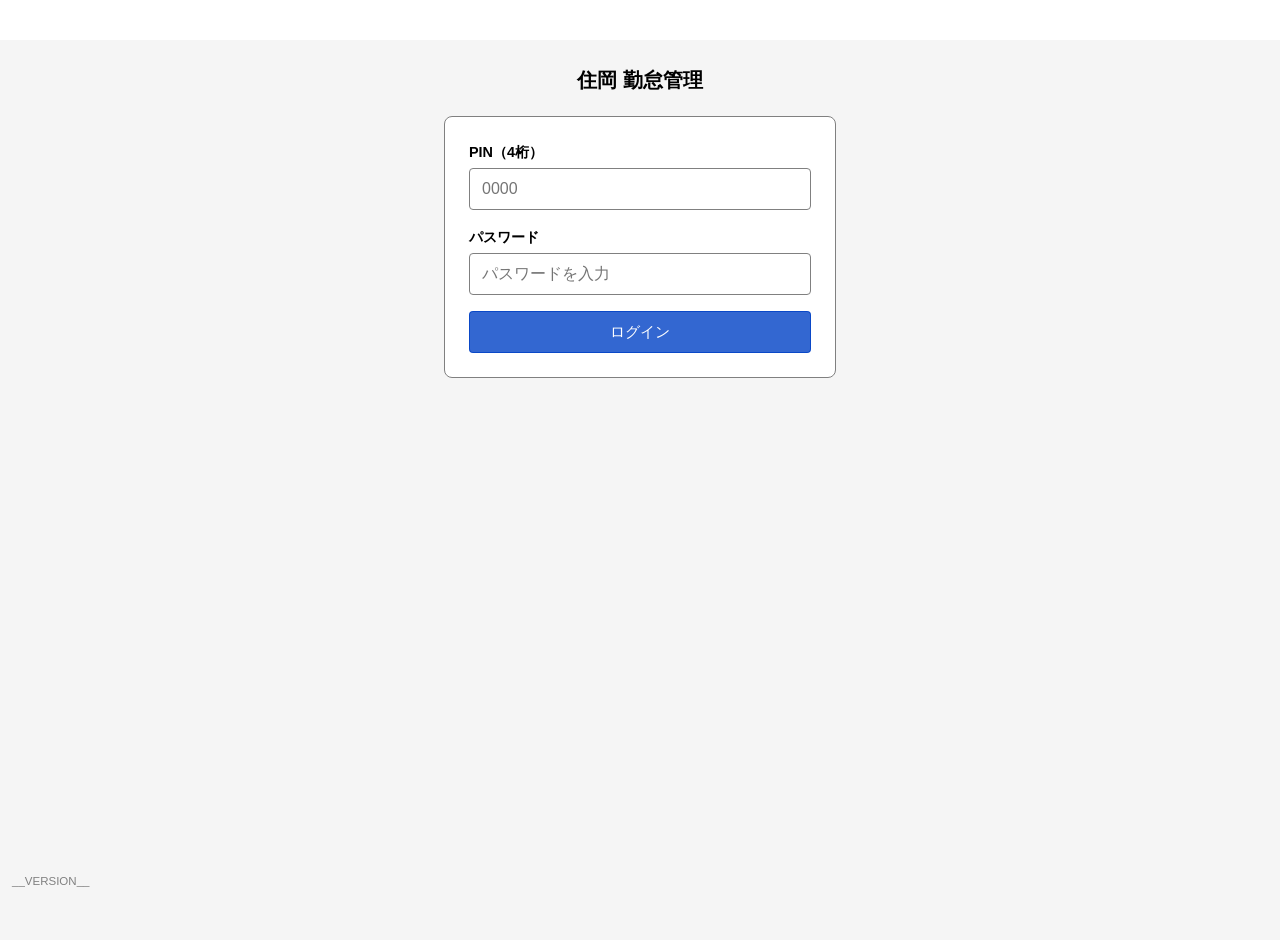
<file: old/kintai.html>
<!DOCTYPE html>
<html lang="ja">
<head>
  <meta charset="UTF-8">
  <meta name="viewport" content="width=device-width, initial-scale=1.0">
  <title>打刻 | 住岡</title>

  <!-- #13: PWA対応 -->
  <link rel="manifest" href="manifest.json">
  <!-- favicon: 外部ファイル不要の data URI（404 を防ぐ） -->
  <link rel="icon" href="data:image/svg+xml,<svg xmlns='http://www.w3.org/2000/svg' viewBox='0 0 100 100'><circle cx='50' cy='50' r='50' fill='%231a7f37'/><text y='.9em' font-size='75' x='50%' text-anchor='middle' fill='white'>打</text></svg>">
  <meta name="theme-color" content="#1a7f37">
  <meta name="mobile-web-app-capable" content="yes">
  <meta name="apple-mobile-web-app-capable" content="yes">
  <meta name="apple-mobile-web-app-status-bar-style" content="default">
  <meta name="apple-mobile-web-app-title" content="住岡打刻">

  <!--
    共通基盤（インライン展開版）
    社内フォルダ構成で使う場合はこのブロックを以下に戻す:
      <link rel="stylesheet" href="../../common/styles.css">
      <script src="../../common/api.js"></script>
      <script src="../../common/ui.js"></script>
      <script src="../../common/storage.js"></script>
  -->

  <!-- styles.css -->
  <style>
/*
 * styles.css - 共通スタイル
 *
 * 役割:
 *   カラー変数・レイアウト・共通コンポーネントを定義する。
 *   各アプリ固有スタイルより先に読み込む。
 *
 * デザイン方針:
 *   - OS / ブラウザのライト・ダークモード設定に自動追従する
 *   - color-scheme と prefers-color-scheme で切り替え
 *   - アクセントカラーは accent-color: auto でブラウザ規定値を使用
 *   - フォントはシステムフォントスタック（インストール不要）
 *
 * クラス命名規則:
 *   すべてのクラスに sumioka- プレフィックスを付けて他ライブラリと衝突しない
 *
 * @version 1.0.0
 * @author  田中沙亜
 */

/* ============================================================
   リセット・ベース
   ============================================================ */

*,
*::before,
*::after {
  box-sizing: border-box;
  margin: 0;
  padding: 0;
}

/* OS のライト/ダークに自動追従 */
:root {
  color-scheme: light dark;
}

html {
  /* システムフォントスタック（Windows / Mac / Linux / Android / iOS 対応） */
  font-family:
    'Hiragino Sans',        /* Mac / iOS */
    'Hiragino Kaku Gothic ProN',
    'Noto Sans JP',         /* Android / Linux */
    'Yu Gothic UI',         /* Windows 10+ */
    'Meiryo UI',            /* Windows 旧 */
    sans-serif;
  font-size: 16px;
  line-height: 1.6;
  /* ブラウザ規定のカラースキームに委ねる */
  color: CanvasText;
  background-color: Canvas;
}

body {
  min-height: 100dvh;
  margin: 0;
  background: #f5f5f5;
}

#screen-login {
  width: 100%;
  max-width: 440px;
  margin: 40px auto;
  padding: 1.5rem;
  box-sizing: border-box;
}

#screen-main {
  width: 100%;
  max-width: 960px;
  margin: 0 auto;
  padding: 1.5rem 2rem;
  box-sizing: border-box;
}

@media (max-width: 600px) {
  #screen-login,
  #screen-main {
    padding: 1rem 0.75rem;
    margin: 0 auto;
  }
}

a {
  color: LinkText;
}

button,
input,
select,
textarea {
  font: inherit;
  color: inherit;
  accent-color: auto; /* ブラウザ規定のアクセントカラーを使用 */
}

img {
  max-width: 100%;
  display: block;
}

/* ============================================================
   レイアウト
   ============================================================ */

.sumioka-container {
  width: 100%;
  max-width: 960px;
  margin: 0 auto;
  padding: 0 1rem;
}

.sumioka-section {
  margin-bottom: 1.5rem;
}

/* ============================================================
   タイポグラフィ
   ============================================================ */

h1 { font-size: 1.5rem; font-weight: bold; margin-bottom: 0.5rem; }
h2 { font-size: 1.25rem; font-weight: bold; margin-bottom: 0.5rem; }
h3 { font-size: 1.1rem;  font-weight: bold; margin-bottom: 0.25rem; }

p { margin-bottom: 0.75rem; }
p:last-child { margin-bottom: 0; }

/* ============================================================
   ボタン
   ============================================================ */

.sumioka-btn {
  display: inline-flex;
  align-items: center;
  justify-content: center;
  gap: 0.25rem;
  padding: 0.5rem 1.25rem;
  border: 1px solid ButtonBorder;
  border-radius: 4px;
  background-color: ButtonFace;
  color: ButtonText;
  cursor: pointer;
  font-size: 0.95rem;
  font-weight: 500;
  text-decoration: none;
  transition: opacity 0.15s;
  white-space: nowrap;
  user-select: none;
}

.sumioka-btn:hover:not(:disabled) {
  opacity: 0.8;
}

.sumioka-btn:disabled {
  opacity: 0.4;
  cursor: not-allowed;
}

/* primary: ブラウザのアクセントカラーを使用 */
.sumioka-btn-primary {
  background-color: Highlight;
  color: HighlightText;
  border-color: Highlight;
}

/* secondary: 通常ボタン */
.sumioka-btn-secondary {
  background-color: ButtonFace;
  color: ButtonText;
}

/* danger: 削除・警告用 */
.sumioka-btn-danger {
  background-color: #c0392b;
  color: #fff;
  border-color: #c0392b;
}

/* ブロック幅 */
.sumioka-btn-block {
  display: flex;
  width: 100%;
}

/* ボタングループ */
.sumioka-btn-group {
  display: flex;
  gap: 0.5rem;
  flex-wrap: wrap;
}

/* ============================================================
   フォーム
   ============================================================ */

.sumioka-form-group {
  margin-bottom: 1rem;
}

.sumioka-label {
  display: block;
  font-size: 0.9rem;
  font-weight: 600;
  margin-bottom: 0.25rem;
}

.sumioka-input,
.sumioka-select,
.sumioka-textarea {
  width: 100%;
  padding: 0.5rem 0.75rem;
  border: 1px solid GrayText;
  border-radius: 4px;
  background-color: Field;
  color: FieldText;
  font-size: 1rem;
  line-height: 1.5;
  transition: border-color 0.15s;
}

.sumioka-input:focus,
.sumioka-select:focus,
.sumioka-textarea:focus {
  outline: 2px solid Highlight;
  outline-offset: 0;
  border-color: Highlight;
}

.sumioka-textarea {
  resize: vertical;
  min-height: 80px;
}

.sumioka-input-hint {
  font-size: 0.8rem;
  color: GrayText;
  margin-top: 0.2rem;
}

/* ============================================================
   カード
   ============================================================ */

.sumioka-card {
  border: 1px solid GrayText;
  border-radius: 6px;
  padding: 1rem;
  margin-bottom: 1rem;
  background-color: Canvas;
}

.sumioka-card-title {
  font-size: 1rem;
  font-weight: 600;
  margin-bottom: 0.75rem;
  padding-bottom: 0.5rem;
  border-bottom: 1px solid GrayText;
}

/* ============================================================
   テーブル
   ============================================================ */

.sumioka-table-wrap {
  overflow-x: auto;
  -webkit-overflow-scrolling: touch;
}

.sumioka-table {
  width: 100%;
  border-collapse: collapse;
  font-size: 0.9rem;
}

.sumioka-table th,
.sumioka-table td {
  padding: 0.5rem 0.75rem;
  text-align: left;
  border-bottom: 1px solid GrayText;
}

.sumioka-table th {
  font-weight: 600;
  background-color: ButtonFace;
}

.sumioka-table tbody tr:hover {
  background-color: ButtonFace;
}

/* ============================================================
   タブナビゲーション
   ============================================================ */

.sumioka-tabs {
  display: flex;
  gap: 0;
  border-bottom: 2px solid GrayText;
  margin-bottom: 1rem;
  overflow-x: auto;
  -webkit-overflow-scrolling: touch;
  scrollbar-width: none;
}

.sumioka-tabs::-webkit-scrollbar {
  display: none;
}

.sumioka-tab-btn {
  flex-shrink: 0;
  padding: 0.5rem 1rem;
  border: none;
  border-bottom: 2px solid transparent;
  background: none;
  color: GrayText;
  cursor: pointer;
  font-size: 0.9rem;
  font-weight: 500;
  margin-bottom: -2px;
  transition: color 0.15s, border-color 0.15s;
  white-space: nowrap;
}

.sumioka-tab-btn:hover {
  color: CanvasText;
}

.sumioka-tab-btn--active {
  color: Highlight;
  border-bottom-color: Highlight;
  font-weight: 700;
}

.sumioka-tab-content[hidden] {
  display: none;
}

/* ============================================================
   トースト通知
   ============================================================ */

.sumioka-toast-ov {
  position: fixed;
  bottom: 1.5rem;
  left: 50%;
  transform: translateX(-50%);
  z-index: 9000;
  pointer-events: none;
}

.sumioka-toast-box {
  padding: 0.65rem 1.25rem;
  border-radius: 4px;
  font-size: 0.95rem;
  font-weight: 500;
  white-space: nowrap;
  opacity: 0;
  transform: translateY(8px);
  transition: opacity 0.2s, transform 0.2s;
  pointer-events: auto;
  border: 1px solid transparent;
}

.sumioka-toast-show {
  opacity: 1;
  transform: translateY(0);
}

.sumioka-toast-hide {
  opacity: 0;
  transform: translateY(8px);
}

.sumioka-toast-success {
  background-color: #1a7f37;
  color: #fff;
  border-color: #1a7f37;
}

.sumioka-toast-error {
  background-color: #c0392b;
  color: #fff;
  border-color: #c0392b;
}

.sumioka-toast-warning {
  background-color: #b45309;
  color: #fff;
  border-color: #b45309;
}

.sumioka-toast-info {
  background-color: ButtonFace;
  color: CanvasText;
  border-color: GrayText;
}

/* ============================================================
   ローディングオーバーレイ
   ============================================================ */

.sumioka-loading-overlay {
  position: fixed;
  inset: 0;
  background-color: rgba(0, 0, 0, 0.4);
  display: flex;
  align-items: center;
  justify-content: center;
  z-index: 9100;
}

.sumioka-loading-box {
  display: flex;
  flex-direction: column;
  align-items: center;
  gap: 0.75rem;
  background-color: Canvas;
  border: 1px solid GrayText;
  border-radius: 8px;
  padding: 2rem 2.5rem;
}

.sumioka-loading-spinner {
  width: 2rem;
  height: 2rem;
  border: 3px solid GrayText;
  border-top-color: Highlight;
  border-radius: 50%;
  animation: sumioka-spin 0.7s linear infinite;
}

@keyframes sumioka-spin {
  to { transform: rotate(360deg); }
}

.sumioka-loading-text {
  font-size: 0.95rem;
  color: GrayText;
}

/* ============================================================
   エラーダイアログ
   ============================================================ */

.sumioka-error-overlay {
  position: fixed;
  inset: 0;
  background-color: rgba(0, 0, 0, 0.5);
  display: flex;
  align-items: center;
  justify-content: center;
  z-index: 9200;
  padding: 1rem;
}

.sumioka-error-box {
  background-color: Canvas;
  border: 1px solid GrayText;
  border-radius: 8px;
  padding: 1.5rem;
  max-width: 480px;
  width: 100%;
}

.sumioka-error-message {
  font-weight: 600;
  margin-bottom: 1rem;
}

.sumioka-error-detail {
  font-size: 0.8rem;
  color: GrayText;
  margin-bottom: 1rem;
}

.sumioka-error-detail pre {
  margin-top: 0.5rem;
  white-space: pre-wrap;
  word-break: break-all;
}

/* エラー詳細を <details> なしで常時表示する（トースト改善）。
   .sumioka-error-detail は旧クラス名で残すが、
   新しい常時表示には .sumioka-error-detail-text を使う。 */
.sumioka-error-detail-text {
  font-size: 0.8rem;
  color: #c0392b;
  background: #fff5f5;
  border-left: 3px solid #c0392b;
  padding: 0.4rem 0.65rem;
  border-radius: 0 4px 4px 0;
  margin-bottom: 1rem;
  white-space: pre-wrap;
  word-break: break-all;
}

.sumioka-error-actions {
  display: flex;
  gap: 0.5rem;
  justify-content: flex-end;
}

/* ============================================================
   確認ダイアログ
   ============================================================ */

.sumioka-confirm-overlay {
  position: fixed;
  inset: 0;
  background-color: rgba(0, 0, 0, 0.5);
  display: flex;
  align-items: center;
  justify-content: center;
  z-index: 9300;
  padding: 1rem;
}

.sumioka-confirm-box {
  background-color: Canvas;
  border: 1px solid GrayText;
  border-radius: 8px;
  padding: 1.5rem;
  max-width: 400px;
  width: 100%;
}

.sumioka-confirm-message {
  margin-bottom: 1.25rem;
  font-weight: 500;
}

.sumioka-confirm-actions {
  display: flex;
  gap: 0.5rem;
  justify-content: flex-end;
}

/* ============================================================
   バッジ・ステータス
   ============================================================ */

.sumioka-badge {
  display: inline-block;
  padding: 0.15rem 0.5rem;
  border-radius: 9999px;
  font-size: 0.75rem;
  font-weight: 600;
  border: 1px solid currentColor;
}

.sumioka-badge-success { color: #1a7f37; }
.sumioka-badge-error   { color: #c0392b; }
.sumioka-badge-warning { color: #b45309; }
.sumioka-badge-info    { color: GrayText; }

/* ============================================================
   ユーティリティ
   ============================================================ */

.sumioka-text-center { text-align: center; }
.sumioka-text-right  { text-align: right; }
.sumioka-text-muted  { color: GrayText; font-size: 0.9rem; }
.sumioka-mt-1 { margin-top: 0.5rem; }
.sumioka-mt-2 { margin-top: 1rem; }
.sumioka-mt-3 { margin-top: 1.5rem; }
.sumioka-mb-1 { margin-bottom: 0.5rem; }
.sumioka-mb-2 { margin-bottom: 1rem; }
.sumioka-mb-3 { margin-bottom: 1.5rem; }
.sumioka-hidden { display: none !important; }

/* ============================================================
   バージョン履歴（initAppMeta 用）
   ============================================================ */

.sumioka-version-date {
  font-size: 0.8rem;
  color: GrayText;
  margin-left: 0.5rem;
}

/* ============================================================
   レスポンシブ
   ============================================================ */

@media (max-width: 480px) {
  html {
    font-size: 15px;
  }

  .sumioka-btn {
    padding: 0.5rem 1rem;
  }

  .sumioka-tab-btn {
    padding: 0.5rem 0.75rem;
    font-size: 0.85rem;
  }
}

/* 打刻タブ: 出勤・退勤カードを PC 幅で横並びにする
   狭い画面（スマホ）では縦積みを維持する */
.checkin-grid {
  display: grid;
  gap: 1rem;
  grid-template-columns: 1fr;  /* デフォルト: 縦積み */
  align-items: start;
}

@media (min-width: 640px) {
  .checkin-grid {
    grid-template-columns: 1fr 1fr;  /* PC: 出勤・退勤を横並び */
  }
}

/* ============================================================
   打刻画面 固有スタイル
   ============================================================ */

/* ログインカード */
.login-title {
  font-size: 1.25rem;
  font-weight: 700;
  text-align: center;
  margin-bottom: 1.25rem;
}

.login-card {
  border: 1px solid GrayText;
  border-radius: 8px;
  padding: 1.5rem;
  background-color: Canvas;
}

/* ヘッダー */
.kintai-header {
  display: flex;
  align-items: center;
  justify-content: space-between;
  margin-bottom: 1.5rem;
  padding-bottom: 0.75rem;
  border-bottom: 1px solid GrayText;
}

.kintai-header-name {
  font-size: 1rem;
  font-weight: 700;
}

.kintai-header-date {
  font-size: 0.85rem;
  color: GrayText;
}

.kintai-header-logout {
  font-size: 0.8rem;
  background: none;
  border: none;
  color: GrayText;
  cursor: pointer;
  text-decoration: underline;
  padding: 0;
}

/* 残不足バナー */
.balance-banner {
  border: 1px solid GrayText;
  border-radius: 6px;
  padding: 0.75rem 1rem;
  margin-bottom: 1.25rem;
  display: flex;
  align-items: center;
  justify-content: space-between;
  font-size: 0.9rem;
}

.balance-banner-label {
  color: GrayText;
}

.balance-banner-value {
  font-weight: 700;
  font-size: 1rem;
}

.balance-banner-value.over  { color: #1a7f37; } /* 超過 */
.balance-banner-value.short { color: #c0392b; } /* 不足 */
.balance-banner-value.even  { color: GrayText;  } /* ちょうど */

/* 打刻カード */
.kintai-card {
  border: 1px solid GrayText;
  border-radius: 8px;
  padding: 1.25rem 1.25rem 1.5rem;
  margin-bottom: 1rem;
  background-color: Canvas;
}

.kintai-card-title {
  font-size: 0.85rem;
  font-weight: 600;
  color: GrayText;
  margin-bottom: 0.75rem;
  text-transform: uppercase;
  letter-spacing: 0.05em;
}

/* 打刻済み時刻表示 */
.stamped-time {
  font-size: 1.5rem;
  font-weight: 700;
  margin-bottom: 0.5rem;
  font-variant-numeric: tabular-nums;
}

.stamped-label {
  font-size: 0.8rem;
  color: GrayText;
}

/* 弁当選択 */
.lunch-options {
  display: flex;
  gap: 0.75rem;
  margin-bottom: 1rem;
}

.lunch-option {
  flex: 1;
}

/* ラジオボタンを非表示にしてカード風UIで代替 */
.lunch-option input[type="radio"] {
  position: absolute;
  opacity: 0;
  width: 0;
  height: 0;
}

.lunch-option label {
  display: flex;
  align-items: center;
  justify-content: center;
  padding: 0.6rem;
  border: 1px solid GrayText;
  border-radius: 6px;
  cursor: pointer;
  font-size: 0.95rem;
  font-weight: 500;
  text-align: center;
  transition: border-color 0.15s, background-color 0.15s;
  user-select: none;
}

.lunch-option input[type="radio"]:checked + label {
  border-color: Highlight;
  background-color: Highlight;
  color: HighlightText;
}

.lunch-option input[type="radio"]:focus-visible + label {
  outline: 2px solid Highlight;
  outline-offset: 2px;
}

/* 業務報告 */
.report-area {
  margin-bottom: 1rem;
}

/* 現在時刻ライブ表示 */
.live-clock {
  font-size: 2rem;
  font-weight: 700;
  text-align: center;
  margin-bottom: 1.25rem;
  font-variant-numeric: tabular-nums;
  letter-spacing: 0.02em;
}

/* 状態テキスト */
.status-text {
  font-size: 0.85rem;
  color: GrayText;
  text-align: center;
  margin-top: 0.5rem;
  min-height: 1.2em;
}

/* バージョン表示（左下固定） */
.version-badge {
  position: fixed;
  bottom: 0.6rem;
  left: 0.75rem;
  font-size: 0.72rem;
  color: GrayText;
  pointer-events: none;
  user-select: none;
  z-index: 10;
}

/* 定時通知バナー */
.overtime-banner {
  display: none;
  border: 1px solid #b45309;
  border-radius: 6px;
  padding: 0.65rem 1rem;
  margin-bottom: 1rem;
  font-size: 0.9rem;
  color: #b45309;
  font-weight: 600;
  text-align: center;
}

.overtime-banner.show {
  display: block;
}

/* ============================================================
   Phase 2: タブナビゲーション
   既存の打刻カードをタブ1に収め、②〜⑤を追加する
   ============================================================ */

.kintai-tabs {
  display: flex;
  justify-content: center;   /* タブを中央寄せ */
  border-bottom: 1px solid GrayText;
  margin-bottom: 1.25rem;
  overflow-x: auto;
  scrollbar-width: none;
  -ms-overflow-style: none;
}

.kintai-tabs::-webkit-scrollbar { display: none; }

.kintai-tab {
  flex-shrink: 0;
  padding: 0.6rem 1rem;
  font-size: 0.85rem;
  font-weight: 500;
  border: none;
  border-bottom: 2px solid transparent;
  background: none;
  color: GrayText;
  cursor: pointer;
  white-space: nowrap;
  transition: color 0.15s, border-color 0.15s;
}

.kintai-tab.active {
  color: CanvasText;
  border-bottom-color: Highlight;
  font-weight: 700;
}

.kintai-tab-panel { display: none; }
.kintai-tab-panel.active { display: block; }

/* ============================================================
   Phase 2: カレンダー（タブ2）
   ============================================================ */

.calendar-nav {
  display: flex;
  align-items: center;
  justify-content: space-between;
  margin-bottom: 1rem;
}

.calendar-nav-title {
  font-size: 1rem;
  font-weight: 700;
}

.calendar-grid {
  width: 100%;
  border-collapse: collapse;
  font-size: 0.82rem;
  margin-bottom: 1.25rem;
  /* A-9: セル内容によって列幅が変わらないよう固定する */
  table-layout: fixed;
}

.calendar-grid th {
  text-align: center;
  padding: 0.35rem 0;
  font-weight: 600;
  color: GrayText;
  font-size: 0.75rem;
  width: calc(100% / 7); /* 7列均等 */
}

.calendar-grid td {
  vertical-align: top;
  border: 1px solid GrayText;
  padding: 0.3rem 0.25rem;
  /* イベント3行分 + 日付行を常に確保する */
  height: 5.8rem;
  overflow: hidden;
}

/* 日付数字の行 */
.calendar-date-row {
  margin-bottom: 0.2rem;
}

/* イベントが入るコンテナ: 3行分を常に占有する */
.calendar-events-row {
  display: flex;
  flex-direction: column;
  gap: 0.1rem;
  min-height: 4.2rem;
}

.calendar-day-num {
  font-size: 0.78rem;
  font-weight: 600;
  margin-bottom: 0.2rem;
  color: GrayText;
}

.calendar-day-num.today {
  background: Highlight;
  color: HighlightText;
  border-radius: 50%;
  width: 1.4em;
  height: 1.4em;
  display: inline-flex;
  align-items: center;
  justify-content: center;
}

.calendar-event {
  font-size: 0.68rem;
  border-radius: 3px;
  padding: 0.1em 0.3em;
  margin-bottom: 0.15em;
  overflow: hidden;
  text-overflow: ellipsis;
  white-space: nowrap;
  cursor: default;
  /* #14: 背景色をテキスト幅に追従させる */
  display: inline-flex;
  width: fit-content;
  max-width: 100%;
}

/* カレンダーイベント色（admin.htmlと統一）
   欠勤・休み → グレー、遅刻・早退 → オレンジ、補填予定 → 黄、補填完了 → 緑、会社休日 → 紫、納期 → シアン */
.ev-休み      { background: #e5e7eb; color: #374151; }  /* グレー */
.ev-遅刻      { background: #ffedd5; color: #c2410c; }  /* オレンジ */
.ev-早退      { background: #ffedd5; color: #c2410c; }  /* オレンジ（遅刻と同色） */
.ev-補填予定  { background: #fef9c3; color: #854d0e; }  /* 黄 */
.ev-補填完了  { background: #d1fae5; color: #065f46; }  /* 緑 */
.ev-会社      { background: #f3e8ff; color: #7c3aed; }  /* 紫 */
.ev-納期      { background: #cffafe; color: #0e7490; }  /* シアン */

/* ============================================================
   Phase 2: 申請フォーム（タブ2）
   ============================================================ */

.request-form-card {
  border: 1px solid GrayText;
  border-radius: 8px;
  padding: 1.25rem;
  margin-bottom: 1rem;
  background: Canvas;
}

/* 申請タブ: PC 幅でフォーム（左）と履歴（右）を横並びにする */
.requests-layout {
  display: grid;
  grid-template-columns: 1fr;
  gap: 1.5rem;
  align-items: start;
}

@media (min-width: 720px) {
  .requests-layout {
    grid-template-columns: 1fr 1fr;
  }
  /* PC では margin-top を抑えて左右が揃って見えるようにする */
  .requests-history-col p {
    margin-top: 0;
  }
}

.request-history-item {
  border: 1px solid GrayText;
  border-radius: 6px;
  padding: 0.75rem 1rem;
  margin-bottom: 0.65rem;
  font-size: 0.85rem;
}

.request-history-header {
  display: flex;
  justify-content: space-between;
  align-items: center;
  margin-bottom: 0.35rem;
}

.request-reject-reason {
  margin-top: 0.35rem;
  font-size: 0.78rem;
  color: #c0392b;
}

/* ============================================================
   Phase 2: タスク管理（タブ3）・納期管理（タブ4）共通
   ============================================================ */

.ph2-filter-row {
  display: flex;
  flex-wrap: wrap;
  gap: 0.5rem;
  margin-bottom: 1rem;
  align-items: flex-end;
}

.ph2-card {
  border: 1px solid GrayText;
  border-radius: 8px;
  padding: 1rem 1.1rem;
  margin-bottom: 0.75rem;
  background: Canvas;
  font-size: 0.88rem;
}

.ph2-card-header {
  display: flex;
  justify-content: space-between;
  align-items: flex-start;
  margin-bottom: 0.4rem;
}

.ph2-card-title {
  font-weight: 600;
  font-size: 0.95rem;
}

.ph2-card-meta {
  font-size: 0.78rem;
  color: GrayText;
  display: flex;
  gap: 0.75rem;
  flex-wrap: wrap;
  margin-bottom: 0.5rem;
}

.ph2-card-actions {
  display: flex;
  gap: 0.5rem;
  margin-top: 0.5rem;
}

/* 納期アラート: 3日以内の案件を赤くハイライト */
.deadline-alert {
  border-color: #c0392b;
  background: #fff5f5;
}

/* 進捗バー */
.progress-bar-wrap {
  height: 6px;
  background: #e5e7eb;
  border-radius: 3px;
  overflow: hidden;
  margin-top: 0.4rem;
}

.progress-bar-fill {
  height: 100%;
  background: Highlight;
  border-radius: 3px;
  transition: width 0.3s;
}

/* ============================================================
   Phase 2: 自分の状況（タブ5）
   ============================================================ */

.status-cards {
  display: grid;
  grid-template-columns: repeat(auto-fill, minmax(140px, 1fr));
  gap: 0.75rem;
  margin-bottom: 1.25rem;
}

.status-card {
  border: 1px solid GrayText;
  border-radius: 8px;
  padding: 0.9rem 1rem;
  background: Canvas;
}

.status-card-label {
  font-size: 0.75rem;
  color: GrayText;
  margin-bottom: 0.3rem;
}

.status-card-value {
  font-size: 1.4rem;
  font-weight: 700;
  font-variant-numeric: tabular-nums;
}

.badge {
  display: inline-block;
  padding: 0.2em 0.6em;
  border-radius: 4px;
  font-size: 0.73rem;
  font-weight: 600;
  white-space: nowrap;
}

.badge-pending  { background: #fef9c3; color: #92400e; }
.badge-approved { background: #d1fae5; color: #065f46; }
.badge-rejected { background: #fee2e2; color: #991b1b; }

/* ============================================================
   アクセス権バッジ
   [自]=本人のみ  [管]=管理者のみ  [全]=全スタッフ
   各セクション見出しの下に表示して権限範囲を一目で伝える
   ============================================================ */
.access-badge {
  display: inline-block;
  font-size: 0.68rem;
  font-weight: 700;
  padding: 0.1em 0.45em;
  border-radius: 3px;
  margin-right: 0.35rem;
  letter-spacing: 0.02em;
  vertical-align: middle;
  border: 1px solid currentColor;
}
/* [自] 本人のみ：青系 */
.access-badge-self  { color: #1d4ed8; background: #eff6ff; }
/* [管] 管理者のみ：赤系 */
.access-badge-admin { color: #b91c1c; background: #fef2f2; }
/* [全] 全スタッフ：緑系 */
.access-badge-all   { color: #065f46; background: #f0fdf4; }

.access-badge-row {
  display: flex;
  gap: 0.3rem;
  align-items: center;
  margin-bottom: 0.85rem;
  font-size: 0.72rem;
  color: GrayText;
}

/* ============================================================
   タスク拡張スタイル（プロジェクト管理）
   ============================================================ */

/* タスクカードの展開/折りたたみ */
.task-card {
  border: 1px solid GrayText;
  border-radius: 8px;
  margin-bottom: 0.75rem;
  background: Canvas;
  overflow: hidden;
}

.task-card-header {
  display: flex;
  align-items: center;
  gap: 0.5rem;
  padding: 0.85rem 1rem;
  cursor: pointer;
  user-select: none;
  transition: background 0.1s;
}

.task-card-header:hover {
  background: ButtonFace;
}

.task-card-toggle {
  font-size: 0.75rem;
  color: GrayText;
  flex-shrink: 0;
  transition: transform 0.2s;
}

.task-card-toggle.open {
  transform: rotate(90deg);
}

.task-card-title-area {
  flex: 1;
  min-width: 0;
}

.task-card-main-title {
  font-size: 0.95rem;
  font-weight: 700;
  white-space: nowrap;
  overflow: hidden;
  text-overflow: ellipsis;
}

.task-card-sub-title {
  font-size: 0.78rem;
  color: GrayText;
  margin-top: 0.1rem;
  white-space: nowrap;
  overflow: hidden;
  text-overflow: ellipsis;
}

.task-card-body {
  display: none;
  padding: 0 1rem 1rem;
  border-top: 1px solid GrayText;
}

.task-card-body.open {
  display: block;
}

.task-section {
  margin-top: 0.85rem;
}

.task-section-title {
  font-size: 0.72rem;
  font-weight: 700;
  color: GrayText;
  text-transform: uppercase;
  letter-spacing: 0.05em;
  margin-bottom: 0.4rem;
}

.task-section-content {
  font-size: 0.85rem;
  white-space: pre-wrap;
  word-break: break-all;
}

/* 作業ログ・予定のアイテム */
.log-item {
  display: flex;
  gap: 0.5rem;
  align-items: flex-start;
  padding: 0.4rem 0;
  border-bottom: 1px solid GrayText;
  font-size: 0.82rem;
}

.log-item:last-child { border-bottom: none; }

.log-item-date {
  font-size: 0.72rem;
  color: GrayText;
  white-space: nowrap;
  min-width: 5.5em;
}

.log-item-text { flex: 1; word-break: break-all; }

.log-item-actions {
  display: flex;
  gap: 0.3rem;
  flex-shrink: 0;
}

.log-edit-btn, .log-del-btn {
  font-size: 0.68rem;
  background: none;
  border: 1px solid GrayText;
  border-radius: 3px;
  padding: 0.1em 0.4em;
  cursor: pointer;
  color: GrayText;
}

.log-del-btn { border-color: #c0392b; color: #c0392b; }

/* 残りやること チェックリスト */
.todo-item {
  display: flex;
  align-items: center;
  gap: 0.5rem;
  padding: 0.35rem 0;
  font-size: 0.85rem;
}

.todo-item input[type="checkbox"] {
  width: 1.1em;
  height: 1.1em;
  flex-shrink: 0;
  cursor: pointer;
}

.todo-item-text {
  flex: 1;
  word-break: break-all;
}

.todo-item-text.done {
  text-decoration: line-through;
  color: GrayText;
}

/* ============================================================
   納期フェーズスタイル
   ============================================================ */

.deadline-card {
  border: 1px solid GrayText;
  border-radius: 8px;
  margin-bottom: 0.75rem;
  background: Canvas;
  overflow: hidden;
}

.deadline-card-header {
  display: flex;
  align-items: center;
  gap: 0.5rem;
  padding: 0.85rem 1rem;
  cursor: pointer;
  user-select: none;
}

.deadline-card-header:hover { background: ButtonFace; }

.deadline-type-badge {
  font-size: 0.68rem;
  font-weight: 700;
  padding: 0.1em 0.45em;
  border-radius: 3px;
  flex-shrink: 0;
}

.deadline-type-single   { background: #eff6ff; color: #1d4ed8; }
.deadline-type-continue { background: #f0fdf4; color: #065f46; }

.deadline-card-body {
  display: none;
  padding: 0 1rem 1rem;
  border-top: 1px solid GrayText;
}

.deadline-card-body.open { display: block; }

/* フェーズテーブル */
.phase-table {
  width: 100%;
  border-collapse: collapse;
  font-size: 0.82rem;
  margin-top: 0.75rem;
}

.phase-table th {
  text-align: left;
  font-size: 0.72rem;
  color: GrayText;
  font-weight: 600;
  padding: 0.3rem 0.4rem;
  border-bottom: 1px solid GrayText;
}

.phase-table td {
  padding: 0.4rem 0.4rem;
  border-bottom: 1px solid GrayText;
  vertical-align: middle;
}

.phase-table tr:last-child td { border-bottom: none; }

.phase-done {
  text-decoration: line-through;
  color: GrayText;
}

.phase-complete-btn {
  font-size: 0.68rem;
  background: none;
  border: 1px solid #1a7f37;
  color: #1a7f37;
  border-radius: 3px;
  padding: 0.1em 0.45em;
  cursor: pointer;
  white-space: nowrap;
}

.phase-complete-btn.done {
  background: #d1fae5;
  color: #065f46;
  border-color: #065f46;
}

/* インラインフォーム */
.inline-form-card {
  border: 1px solid Highlight;
  border-radius: 8px;
  padding: 1rem;
  margin-bottom: 0.75rem;
  background: Canvas;
}
  </style>

  <!-- api.js -->
  <script>
/**
 * api.js - GAS通信モジュール
 *
 * 役割:
 *   フロントエンドと GAS（Google Apps Script）の通信を担う。
 *   タイムアウト・エラー処理・ボタン無効化を自動で行う。
 *
 * @version 1.0.0
 * @author  田中沙亜
 */

(function (global) {
  'use strict';

  // GAS はコールドスタート時に 15〜20 秒かかることがある。
  // 10秒では頻繁にタイムアウトするため 30 秒に延長する。
  const DEFAULT_TIMEOUT_SEC = 30;
  const APP_ID = 'attendance';

  let _gasUrl = '';

  function setGasUrl(url) {
    _gasUrl = url;
    global.SUMIOKA_GAS_URL = url;
  }

  async function callGAS(action, data = {}, options = {}) {
    const payload = { app: APP_ID, action, data };
    return gasPost(payload, options);
  }

  async function gasPost(payload, options = {}) {
    if (!_gasUrl) {
      return _errorResult('GAS URL が設定されていません。', '', 'GAS_URL_UNSET');
    }

    const timeoutSec = options.timeout ?? DEFAULT_TIMEOUT_SEC;
    const retryCount = options.retry   ?? 0;
    const button     = options.button  ?? null;

    if (button) _disableButton(button, true);

    let lastError;

    for (let attempt = 0; attempt <= retryCount; attempt++) {
      try {
        const result = await _fetchWithTimeout(_gasUrl, payload, timeoutSec);
        if (button) _disableButton(button, false);
        return result;
      } catch (err) {
        lastError = err;
        if (attempt < retryCount) {
          await _sleep(500 * Math.pow(2, attempt));
        }
      }
    }

    if (button) _disableButton(button, false);
    return _parseError(lastError);
  }

  async function _fetchWithTimeout(url, payload, timeoutSec) {
    const controller = new AbortController();
    const timerId    = setTimeout(() => controller.abort(), timeoutSec * 1000);

    try {
      const response = await fetch(url, {
        method  : 'POST',
        headers : { 'Content-Type': 'text/plain' },
        body    : JSON.stringify(payload),
        signal  : controller.signal,
        redirect: 'follow',
      });

      clearTimeout(timerId);

      if (!response.ok) {
        const err  = new Error('HTTP error');
        err.code   = 'HTTP_5XX';
        err.detail = `status: ${response.status}`;
        throw err;
      }

      const json = await response.json();

      if (!json.success) {
        const err    = new Error(json.error_message || 'GAS エラー');
        err.code     = 'GAS_ERROR';
        err.detail   = json.error_detail || '';
        err.gasError = json;
        throw err;
      }

      return { success: true, data: json.data };

    } catch (err) {
      clearTimeout(timerId);

      if (err.name === 'AbortError') {
        const e  = new Error('タイムアウト');
        e.code   = 'TIMEOUT';
        e.detail = `${timeoutSec}秒以内に応答がありませんでした。`;
        throw e;
      }

      if (err instanceof TypeError) {
        const e  = new Error('ネットワークエラー');
        e.code   = 'NETWORK';
        e.detail = err.message;
        throw e;
      }

      throw err;
    }
  }

  function _parseError(err) {
    return _errorResult(
      err.message   || '通信エラーが発生しました。',
      err.detail    || '',
      err.code      || 'UNKNOWN'
    );
  }

  function _errorResult(message, detail, code) {
    return { success: false, error_message: message, error_detail: detail, error_code: code };
  }

  function _disableButton(button, disabled) {
    if (button && button instanceof HTMLElement) button.disabled = disabled;
  }

  function _sleep(ms) {
    return new Promise(resolve => setTimeout(resolve, ms));
  }

  const SumiokaAPI = { callGAS, gasPost, setGasUrl };
  global.SumiokaAPI  = SumiokaAPI;
  global.callGAS     = callGAS;
  global.gasPost     = gasPost;
  global.setGasUrl   = setGasUrl;

})(window);
  </script>

  <!-- ui.js -->
  <script>
/**
 * ui.js - 共通UI表示モジュール
 *
 * 役割:
 *   トースト・ローディング・エラーダイアログ・確認ダイアログ・タブ切り替えを提供する。
 *
 * @version 1.0.0
 * @author  田中沙亜
 */

(function (global) {
  'use strict';

  function showToast(message, type = 'info', duration = 2000) {
    const existing = document.querySelector('.sumioka-toast-ov');
    if (existing) existing.remove();

    const ov  = document.createElement('div');
    ov.className = 'sumioka-toast-ov';

    const box = document.createElement('div');
    box.className = `sumioka-toast-box sumioka-toast-${type}`;
    box.textContent = message;

    ov.appendChild(box);
    document.body.appendChild(ov);

    requestAnimationFrame(() => { box.classList.add('sumioka-toast-show'); });

    setTimeout(() => {
      box.classList.remove('sumioka-toast-show');
      box.classList.add('sumioka-toast-hide');
      setTimeout(() => ov.remove(), 300);
    }, duration);
  }

  function showLoading(message = '処理中...') {
    hideLoading();

    const ov = document.createElement('div');
    ov.className = 'sumioka-loading-overlay';
    ov.id = 'sumioka-loading';

    ov.innerHTML = `
      <div class="sumioka-loading-box">
        <div class="sumioka-loading-spinner"></div>
        <div class="sumioka-loading-text">${_escapeHtml(message)}</div>
      </div>
    `;

    document.body.appendChild(ov);
  }

  function hideLoading() {
    const el = document.getElementById('sumioka-loading');
    if (el) el.remove();
  }

  function showError(errorMessage, errorDetail = '', onRetry = null) {
    const existing = document.querySelector('.sumioka-error-overlay');
    if (existing) existing.remove();

    const ov  = document.createElement('div');
    ov.className = 'sumioka-error-overlay';

    // エラー詳細は <details> で隠さず常時表示する。
    // 理由: 詳細タブを開かないとエラー原因が分からないという UX 問題を解消するため。
    const detailHtml = errorDetail
      ? `<p class="sumioka-error-detail-text">${_escapeHtml(errorDetail)}</p>`
      : '';

    const retryHtml = onRetry
      ? `<button class="sumioka-btn sumioka-btn-primary" id="sumioka-error-retry">再試行</button>`
      : '';

    ov.innerHTML = `
      <div class="sumioka-error-box">
        <p class="sumioka-error-message">${_escapeHtml(errorMessage)}</p>
        ${detailHtml}
        <div class="sumioka-error-actions">
          ${retryHtml}
          <button class="sumioka-btn sumioka-btn-secondary" id="sumioka-error-close">閉じる</button>
        </div>
      </div>
    `;

    document.body.appendChild(ov);
    document.getElementById('sumioka-error-close').addEventListener('click', () => ov.remove());
    if (onRetry) {
      document.getElementById('sumioka-error-retry').addEventListener('click', () => { ov.remove(); onRetry(); });
    }
  }

  function handleApiResult(result, successMessage = '完了しました。', onRetry = null) {
    if (result.success) {
      showToast(successMessage, 'success');
      return true;
    } else {
      showError(result.error_message, result.error_detail, onRetry);
      return false;
    }
  }

  function confirm(message = '確認してください。', confirmText = 'OK', cancelText = 'キャンセル') {
    return new Promise(resolve => {
      const existing = document.querySelector('.sumioka-confirm-overlay');
      if (existing) existing.remove();

      const ov = document.createElement('div');
      ov.className = 'sumioka-confirm-overlay';

      ov.innerHTML = `
        <div class="sumioka-confirm-box">
          <p class="sumioka-confirm-message">${_escapeHtml(message)}</p>
          <div class="sumioka-confirm-actions">
            <button class="sumioka-btn sumioka-btn-primary"   id="sumioka-confirm-ok">${_escapeHtml(confirmText)}</button>
            <button class="sumioka-btn sumioka-btn-secondary" id="sumioka-confirm-cancel">${_escapeHtml(cancelText)}</button>
          </div>
        </div>
      `;

      document.body.appendChild(ov);
      document.getElementById('sumioka-confirm-ok').addEventListener('click', () => { ov.remove(); resolve(true); });
      document.getElementById('sumioka-confirm-cancel').addEventListener('click', () => { ov.remove(); resolve(false); });
    });
  }

  function initTabs(options = {}) {
    const buttons = Array.from(document.querySelectorAll('.sumioka-tab-btn'));
    if (buttons.length === 0) return;

    function switchTab(tabName) {
      buttons.forEach(btn => {
        const isActive = btn.dataset.tab === tabName;
        btn.classList.toggle('sumioka-tab-btn--active', isActive);
        btn.setAttribute('aria-selected', isActive);
      });
      document.querySelectorAll('.sumioka-tab-content').forEach(content => {
        content.hidden = content.id !== `tab-${tabName}`;
      });
      if (options.onSwitch) options.onSwitch(tabName);
    }

    buttons.forEach(btn => { btn.addEventListener('click', () => switchTab(btn.dataset.tab)); });
    global._sumiokaSwitch = switchTab;
    const defaultTab = options.defaultTab || buttons[0].dataset.tab;
    switchTab(defaultTab);
  }

  function initNumericInputs() {
    document.querySelectorAll('input[data-convert]').forEach(input => {
      convertNumericInput(input, input.dataset.convert);
    });
  }

  function convertNumericInput(inputEl, type) {
    inputEl.addEventListener('blur', () => {
      const raw = inputEl.value.replace(/[^0-9]/g, '');
      if (!raw) return;
      const num = parseInt(raw, 10);
      switch (type) {
        case 'time': {
          const h = Math.floor(num / 100);
          const m = num % 100;
          if (m >= 60) return;
          inputEl.value = `${h}:${String(m).padStart(2, '0')}`;
          break;
        }
        case 'duration': {
          const h = Math.floor(num / 60);
          const m = num % 60;
          inputEl.value = `${h}:${String(m).padStart(2, '0')}`;
          break;
        }
        case 'money': {
          inputEl.value = num.toLocaleString('ja-JP');
          break;
        }
      }
    });
  }

  function initAppMeta({ version, history = [] }) {
    const versionEl = document.getElementById('sumioka-app-version');
    if (versionEl) versionEl.textContent = version;

    const accEl = document.getElementById('sumioka-acc-versions');
    if (accEl && history.length > 0) {
      accEl.innerHTML = history.map(h => `
        <details>
          <summary>${_escapeHtml(h.v)} <span class="sumioka-version-date">${_escapeHtml(h.date)}</span></summary>
          <p>${_escapeHtml(h.note)}</p>
        </details>
      `).join('');
    }
  }

  function _escapeHtml(str) {
    return String(str)
      .replace(/&/g,  '&amp;')
      .replace(/</g,  '&lt;')
      .replace(/>/g,  '&gt;')
      .replace(/"/g,  '&quot;')
      .replace(/'/g,  '&#039;');
  }

  const SumiokaUI = { showToast, showLoading, hideLoading, showError, handleApiResult, confirm, initTabs, initNumericInputs, convertNumericInput, initAppMeta };
  global.SumiokaUI           = SumiokaUI;
  global.showToast           = showToast;
  global.showLoading         = showLoading;
  global.hideLoading         = hideLoading;
  global.showError           = showError;
  global.handleApiResult     = handleApiResult;
  global.confirm             = confirm;
  global.initTabs            = initTabs;
  global.initNumericInputs   = initNumericInputs;
  global.convertNumericInput = convertNumericInput;
  global.initAppMeta         = initAppMeta;

})(window);
  </script>

  <!-- storage.js -->
  <script>
/**
 * storage.js - localStorage 管理モジュール
 *
 * 役割:
 *   localStorage への保存・読込を一元管理する。
 *   キーに sumioka_ プレフィックスを自動付与し、他アプリとの衝突を防ぐ。
 *
 * @version 1.0.0
 * @author  田中沙亜
 */

(function (global) {
  'use strict';

  const PREFIX = 'sumioka_';
  const SCHEMA_VERSION = 1;

  function save(key, value, options = {}) {
    const withVersion = options.withVersion ?? true;
    try {
      const payload = withVersion ? { _v: SCHEMA_VERSION, value } : value;
      localStorage.setItem(_prefixed(key), JSON.stringify(payload));
      return true;
    } catch (err) {
      if (err.name === 'QuotaExceededError') {
        console.warn('[SumiokaStorage] localStorage 容量超過:', key);
      } else {
        console.error('[SumiokaStorage] save エラー:', key, err);
      }
      return false;
    }
  }

  function load(key, defaultValue = null) {
    try {
      const raw = localStorage.getItem(_prefixed(key));
      if (raw === null) return defaultValue;
      const parsed = JSON.parse(raw);
      if (parsed && typeof parsed === 'object' && '_v' in parsed) return parsed.value;
      return parsed;
    } catch (err) {
      console.error('[SumiokaStorage] load エラー:', key, err);
      return defaultValue;
    }
  }

  function remove(key) {
    try {
      localStorage.removeItem(_prefixed(key));
      return true;
    } catch (err) {
      console.error('[SumiokaStorage] remove エラー:', key, err);
      return false;
    }
  }

  function clear(confirmed) {
    if (confirmed !== true) {
      console.warn('[SumiokaStorage] clear() は clear(true) として呼んでください。');
      return false;
    }
    try {
      keys().forEach(key => localStorage.removeItem(_prefixed(key)));
      return true;
    } catch (err) {
      console.error('[SumiokaStorage] clear エラー:', err);
      return false;
    }
  }

  function exists(key) { return localStorage.getItem(_prefixed(key)) !== null; }

  function keys() {
    const result = [];
    for (let i = 0; i < localStorage.length; i++) {
      const k = localStorage.key(i);
      if (k && k.startsWith(PREFIX)) result.push(k.slice(PREFIX.length));
    }
    return result;
  }

  function getUsage() {
    let used = 0;
    keys().forEach(key => {
      const raw = localStorage.getItem(_prefixed(key));
      if (raw) used += raw.length * 2;
    });
    return { used, usedKB: (used / 1024).toFixed(2) };
  }

  function _prefixed(key) { return PREFIX + key; }

  const SumiokaStorage = { save, load, remove, clear, exists, keys, getUsage };
  global.SumiokaStorage = SumiokaStorage;
  global.storeSave      = save;
  global.storeLoad      = load;
  global.storeRemove    = remove;
  global.storeClear     = clear;
  global.storeExists    = exists;
  global.storeKeys      = keys;

})(window);
  </script>

</head>
<body>

  <!-- ============================================================
       ログイン画面
       【修正①】screen-login と screen-main を正しく並列配置。
                 元のコードは screen-login の中に screen-main が
                 入れ子になっていたため showScreen() が誤作動していた。
       ============================================================ -->
  <div id="screen-login">
    <p class="login-title">住岡 勤怠管理</p>

    <div class="login-card">
      <div class="sumioka-form-group">
        <label class="sumioka-label" for="input-pin">PIN（4桁）</label>
        <input
          class="sumioka-input"
          type="text"
          id="input-pin"
          maxlength="4"
          inputmode="numeric"
          autocomplete="off"
          placeholder="0000"
          pattern="\d{4}"
        >
      </div>

      <div class="sumioka-form-group">
        <label class="sumioka-label" for="input-password">パスワード</label>
        <input
          class="sumioka-input"
          type="password"
          id="input-password"
          autocomplete="current-password"
          placeholder="パスワードを入力"
        >
      </div>

      <button
        class="sumioka-btn sumioka-btn-primary sumioka-btn-block sumioka-mt-2"
        id="btn-login"
      >
        ログイン
      </button>
    </div>
  </div>

  <!-- ============================================================
       メイン打刻画面（ログイン後）
       【修正②】初期状態は display:none。showScreen('main') で表示する。
       ============================================================ -->
  <div id="screen-main" style="display:none;">

    <!-- ヘッダー -->
    <div class="kintai-header">
      <div>
        <div class="kintai-header-name" id="display-name">――</div>
        <div class="kintai-header-date" id="display-date">――</div>
      </div>
      <button class="kintai-header-logout" id="btn-logout">ログアウト</button>
    </div>

    <!-- 定時通知バナー（全タブ共通で表示する） -->
    <div class="overtime-banner" id="overtime-banner">
      ⏰ まもなく定時です。退勤の準備をしてください。
    </div>

    <!-- タブナビゲーション -->
    <nav class="kintai-tabs" id="kintai-tabs">
      <button class="kintai-tab active" data-tab="checkin">打刻</button>
      <button class="kintai-tab" data-tab="calendar">カレンダー</button>
      <button class="kintai-tab" data-tab="requests">申請</button>
      <button class="kintai-tab" data-tab="tasks">タスク</button>
      <button class="kintai-tab" data-tab="deadlines">納期</button>
      <button class="kintai-tab" data-tab="mystatus">出勤状況</button>
      <button class="kintai-tab" data-tab="howto">使い方</button>
    </nav>

    <!-- ============================================================
         タブ1: 打刻（既存コンテンツをそのまま包む）
         ============================================================ -->
    <div class="kintai-tab-panel active" id="panel-checkin">

      <!-- ──────────────────────────────────────────────────────
           打刻漏れ警告パネル
           - ログイン直後に get_my_missing_clocks を呼んで表示する
           - 本日 + 過去1ヶ月分の打刻漏れを一覧表示する
           - 警告はあくまでも忠告。対処は自己責任。
           ────────────────────────────────────────────────────── -->
      <div id="missing-clock-warning-panel" style="display:none;
        border:1px solid #f59e0b;border-radius:8px;background:#fffbeb;
        padding:0.75rem 1rem;margin-bottom:0.85rem">
        <div style="display:flex;align-items:center;gap:0.5rem;margin-bottom:0.5rem">
          <span style="font-size:1.1rem">⚠️</span>
          <span style="font-weight:700;font-size:0.9rem;color:#92400e">打刻漏れが検出されました</span>
        </div>
        <!-- 警告一覧 (JS の renderMissingClockWarnings() で描画する) -->
        <div id="missing-clock-warning-list"></div>
        <div style="font-size:0.75rem;color:#92400e;margin-top:0.5rem;
          padding-top:0.5rem;border-top:1px solid #fcd34d">
          ※ 警告が表示されている日付は入力が必要な可能性があります。対処は各自でお願いします。
        </div>
      </div>

      <!-- A-④: 打刻タブは説明を最小化し、ボタン操作に集中できるUIにする。
           アクセス権バッジは削除。残不足バナーのみ残す。 -->

      <!-- 残不足バナー -->
      <div class="balance-banner">
        <span class="balance-banner-label">今月の残不足</span>
        <span class="balance-banner-value" id="display-balance">読み込み中...</span>
      </div>

      <!-- 未打刻警告バナー:
           データロード完了後に出勤打刻がない場合のみ表示する。
           勤務形態が設定されており、申請（遅刻・早退・欠席）もない日に表示する。
           JS の showUnpunchedWarning() / hideUnpunchedWarning() で制御する。 -->
      <div id="unpunched-warning-banner" style="
        display:none;
        background:#fff3cd;
        border:1px solid #ffc107;
        border-radius:8px;
        padding:0.65rem 1rem;
        margin-bottom:0.75rem;
        font-size:0.84rem;
        color:#856404;
        display:flex;
        align-items:center;
        gap:0.5rem;
      ">
        <span style="font-size:1.1rem">⚠️</span>
        <span>本日まだ出勤打刻がされていません。出勤する場合は打刻してください。</span>
      </div>

      <!-- 出勤・退勤カードを PC では横並びにする -->
      <div class="checkin-grid">
      <!-- 出勤カード -->
      <div class="kintai-card" id="card-checkin">
        <div class="kintai-card-title">出勤</div>

        <!-- 打刻済みの場合はこちらを表示 -->
        <div id="checkin-stamped" class="sumioka-hidden">
          <!-- 日付・時刻・弁当要否の3行で表示する。
               GASがtime_inをDate型(ISO文字列)で返す場合があるため
               renderCheckinArea()側で正規化して表示する。 -->
          <div class="stamped-time" id="display-checkin-time">--:--</div>
          <div class="stamped-label" id="display-checkin-date" style="font-size:0.82rem;color:GrayText;margin-bottom:0.25rem"></div>
          <div class="stamped-label" id="display-checkin-lunch" style="font-size:0.82rem;margin-top:0.25rem"></div>
          <div class="stamped-label">出勤打刻済み</div>
        </div>

        <!-- 未打刻の場合はこちらを表示 -->
        <div id="checkin-form">
          <!-- リロード時に「今日の日付」を一目で確認できるよう表示する。
               打刻済み後は checkin-stamped が表示されるため、この表示は出勤前のみ見える。 -->
          <div id="checkin-date-display" style="
            text-align:center;
            font-size:0.88rem;
            color:GrayText;
            margin-bottom:0.5rem;
          " id="checkin-date-label">――</div>

          <!-- 現在時刻ライブ表示 -->
          <div class="live-clock" id="live-clock">--:--:--</div>

          <!-- 弁当要否（必須：未選択では出勤ボタンが押せない） -->
          <div class="sumioka-form-group">
            <div class="sumioka-label">弁当</div>
            <div class="lunch-options">
              <div class="lunch-option">
                <input type="radio" name="lunch" id="lunch-yes" value="yes">
                <label for="lunch-yes">要</label>
              </div>
              <div class="lunch-option">
                <input type="radio" name="lunch" id="lunch-no" value="no">
                <label for="lunch-no">不要</label>
              </div>
            </div>
          </div>

          <!-- 定時前通知時刻（出勤時に設定） -->
          <div class="sumioka-form-group" id="notify-time-wrap"
            style="margin-bottom:0.75rem">
            <label class="sumioka-label" for="input-notify-time"
              style="font-size:0.82rem">
              🔔 退勤通知時刻
              <span style="font-weight:400;color:GrayText;font-size:0.78rem">
                （この時刻の5分前に通知）
              </span>
            </label>
            <input class="sumioka-input" type="time" id="input-notify-time"
              style="width:120px">
          </div>

          <button
            class="sumioka-btn sumioka-btn-primary sumioka-btn-block"
            id="btn-checkin"
            disabled
          >
            出勤打刻
          </button>
          <p class="status-text" id="checkin-status">弁当の要否を選択してください</p>
        </div>
      </div>

      <!-- 退勤カード -->
      <div class="kintai-card" id="card-checkout">
        <div class="kintai-card-title">退勤</div>

        <!-- 打刻済みの場合はこちらを表示 -->
        <div id="checkout-stamped" class="sumioka-hidden">
          <div class="stamped-time" id="display-checkout-time">--:--</div>
          <div class="stamped-label">退勤打刻済み</div>
        </div>

        <!-- 未打刻の場合はこちらを表示 -->
        <div id="checkout-form">

          <div class="sumioka-form-group">
            <label class="sumioka-label" for="select-break">休憩時間（必須）</label>
            <select class="sumioka-input" id="select-break">
              <option value="">-- 選択してください --</option>
              <option value="0">0分</option>
              <option value="15">15分</option>
              <option value="30">30分</option>
              <option value="45">45分</option>
              <option value="60">60分</option>
              <option value="75">75分</option>
              <option value="90">90分</option>
              <option value="105">105分</option>
              <option value="120">120分</option>
            </select>
          </div>

          <div class="report-area">
            <label class="sumioka-label" for="input-report">業務報告（必須）</label>
            <textarea
              class="sumioka-textarea"
              id="input-report"
              placeholder="本日の業務内容を入力してください"
              rows="3"
            ></textarea>
          </div>

          <button
            class="sumioka-btn sumioka-btn-primary sumioka-btn-block"
            id="btn-checkout"
            disabled
          >
            退勤打刻
          </button>
          <p class="status-text" id="checkout-status">出勤打刻後に入力できます</p>
        </div>
      </div>
      </div><!-- /.checkin-grid -->

    </div><!-- /#panel-checkin -->

    <!-- ============================================================
         タブ2: カレンダー・申請
         ============================================================ -->
    <div class="kintai-tab-panel" id="panel-calendar">

      <!-- アクセス権表示 -->
      <div class="access-badge-row">
        <span class="access-badge access-badge-all">[全]</span>
        <span>欠勤・遅刻・早退は全スタッフのものが表示されます。</span>
        <span class="access-badge access-badge-self" style="margin-left:0.5rem">[自]</span>
        <span>補填申請・履歴は自分のもののみ。</span>
      </div>

      <!-- 月カレンダー -->
      <div class="calendar-nav">
        <button class="sumioka-btn" id="btn-cal-prev">◀ 前月</button>
        <span class="calendar-nav-title" id="cal-title">――</span>
        <button class="sumioka-btn" id="btn-cal-next">翌月 ▶</button>
      </div>

      <table class="calendar-grid" id="calendar-grid">
        <thead>
          <tr>
            <th>日</th><th>月</th><th>火</th><th>水</th>
            <th>木</th><th>金</th><th>土</th>
          </tr>
        </thead>
        <tbody id="calendar-body">
          <tr><td colspan="7" style="text-align:center;color:GrayText">読み込み中...</td></tr>
        </tbody>
      </table>

      <!-- 凡例 -->
      <div style="display:flex;flex-wrap:wrap;gap:0.4rem;margin-bottom:1.25rem;font-size:0.72rem">
        <span class="calendar-event ev-休み">欠勤・休み</span>
        <span class="calendar-event ev-遅刻">遅刻・早退</span>
        <span class="calendar-event ev-補填予定">補填予定</span>
        <span class="calendar-event ev-補填完了">補填完了</span>
        <span class="calendar-event ev-会社">会社休日</span>
        <span class="calendar-event ev-納期">納期</span>
      </div>

      <!-- A-7: 補填申請フォームはカレンダーから独立した「申請」タブに移動 -->

    </div><!-- /#panel-calendar -->

    <!-- ============================================================
         タブ3: 申請
         休み・遅刻・早退・補填・有給をひとつのフォームで申請できる。
         承認フローは廃止。申請即カレンダー反映。
         ============================================================ -->
    <div class="kintai-tab-panel" id="panel-requests">
      <div class="requests-layout">

        <!-- 左: 申請フォーム -->
        <div class="requests-form-col">
      <!-- 申請フォーム（1枚のカードに統合） -->
      <div class="request-form-card">

        <!-- ① 種別選択 -->
        <div class="sumioka-form-group">
          <label class="sumioka-label" for="absence-type">申請の種別</label>
          <select class="sumioka-input" id="absence-type">
            <option value="休み">休み</option>
            <option value="遅刻">遅刻</option>
            <option value="早退">早退</option>
            <option value="早出">早出</option>
            <option value="外出勤務">外出勤務</option>
            <option value="残業">残業</option>
          </select>
        </div>

        <!-- ② 対象日（全種別共通） -->
        <div class="sumioka-form-group">
          <label class="sumioka-label" for="absence-date">対象日</label>
          <input class="sumioka-input" type="date" id="absence-date">
        </div>

        <!-- ③-A 時刻（遅刻・早退のときのみ表示） -->
        <!-- 5分刻りリスト＋手入力の両方に対応するため datalist を使う -->
        <div class="sumioka-form-group" id="absence-time-wrap" style="display:none">
          <!-- ラベルは種別に応じて JS で動的に書き換える（updateAbsenceTimeLabel）-->
          <label class="sumioka-label" for="absence-time" id="absence-time-label">
            出勤予定時刻
          </label>
          <input class="sumioka-input" type="text" id="absence-time"
            list="absence-time-list"
            placeholder="11:00"
            pattern="^\d{1,2}:\d{2}$"
            autocomplete="off"
            style="width:140px">
          <datalist id="absence-time-list">
            <!-- JS の buildAbsenceTimelist() で 5分刻みのオプションを動的生成する -->
          </datalist>
        </div>

        <!-- ③-B 見込み時間（残業のときのみ表示） -->
        <div class="sumioka-form-group" id="overtime-estimated-wrap" style="display:none">
          <label class="sumioka-label" for="overtime-estimated-time">見込み残業時間</label>
          <select class="sumioka-input" id="overtime-estimated-time" style="width:160px">
            <option value="">時間を選択</option>
            <option value="00:30">30分</option>
            <option value="01:00">1時間</option>
            <option value="01:30">1時間30分</option>
            <option value="02:00">2時間</option>
            <option value="02:30">2時間30分</option>
            <option value="03:00">3時間</option>
            <option value="04:00">4時間</option>
          </select>
          <div class="sumioka-input-hint">退勤後に実績が自動計算されます</div>
        </div>

        <!-- ④ 理由（全種別共通） -->
        <div class="sumioka-form-group">
          <label class="sumioka-label" for="absence-reason">理由</label>
          <textarea class="sumioka-textarea" id="absence-reason" rows="2"
            placeholder="理由を入力してください"></textarea>
        </div>

        <!-- ⑤ 補填・有給選択（全種別で表示） -->
        <div class="sumioka-form-group" id="compensation-wrap">
          <label class="sumioka-label">補填・有給消化</label>
          <div style="display:flex;gap:1rem;flex-wrap:wrap">
            <label style="display:flex;align-items:center;gap:0.4rem;cursor:pointer">
              <input type="radio" name="compensation-type" value="none" checked id="comp-none">
              <span>しない</span>
            </label>
            <label style="display:flex;align-items:center;gap:0.4rem;cursor:pointer">
              <input type="radio" name="compensation-type" value="fillup" id="comp-fillup">
              <span>補填する</span>
            </label>
            <label style="display:flex;align-items:center;gap:0.4rem;cursor:pointer" id="comp-paid-label">
              <input type="radio" name="compensation-type" value="paid" id="comp-paid">
              <!-- 種別が「休み」→「有給消化する」、「遅刻/早退」→「半日有給を使う」と
                   absence-type の change ハンドラが動的に書き換える -->
              <span id="comp-paid-text">有給消化する</span>
            </label>
          </div>
        </div>

        <!-- ⑥ 残有給日数 ＋ 半日有給の時間帯説明（有給を選んだときのみ表示） -->
        <div id="paid-leave-info" style="display:none;background:#f0f7ff;border-radius:6px;
          padding:0.6rem 0.85rem;font-size:0.82rem;color:#1a6bbf;margin-bottom:0.75rem">
          残有給日数：<strong id="paid-leave-remaining">―</strong> 日
          <!-- 遅刻・早退のときのみ表示する半日有給の時間帯説明
               （JSで id="paid-leave-halfday-note" の display を切り替える） -->
          <div id="paid-leave-halfday-note" style="display:none;margin-top:0.4rem;
            padding:0.4rem 0.6rem;background:#e0eeff;border-radius:4px;
            font-size:0.79rem;color:#1a4a8a;line-height:1.6">
            📋 <strong>半日有給の時間帯</strong><br>
            　午前半休：10:00 〜 12:05<br>
            　午後半休：12:55 〜 15:00
          </div>
        </div>

        <!-- ⑦ 補填日時入力（「補填する」を選んだときのみ表示） -->
        <div id="fillup-wrap" style="display:none">
          <div class="sumioka-form-group">
            <label class="sumioka-label">
              補填する日時
              <span style="font-size:0.75rem;color:GrayText;font-weight:400">（複数追加可）</span>
            </label>
            <div id="fillup-dates-wrap">
              <!-- 1行目（JS側の buildFillupRow() で生成する） -->
              <div class="fillup-date-row" style="display:flex;flex-wrap:wrap;gap:0.4rem;margin-bottom:0.5rem;align-items:center">
                <input class="sumioka-input fillup-date-input" type="date" style="width:145px;font-size:0.85rem">
                <!-- 5分刻みリスト＋手入力対応 datalist -->
                <input class="sumioka-input fillup-time-input" type="text"
                  list="fillup-time-list" placeholder="09:00"
                  autocomplete="off" style="width:100px;font-size:0.85rem">
                <select class="sumioka-input fillup-duration-input" style="width:110px;font-size:0.85rem">
                  <option value="">時間数</option>
                  <option value="0.25">15分</option><option value="0.5">30分</option>
                  <option value="0.75">45分</option><option value="1">1時間</option>
                  <option value="1.25">1時間15分</option><option value="1.5">1時間30分</option>
                  <option value="1.75">1時間45分</option><option value="2">2時間</option>
                  <option value="2.5">2時間30分</option><option value="3">3時間</option>
                  <option value="4">4時間</option>
                </select>
              </div>
              <!-- 補填時刻の共通 datalist（全行で共有する） -->
              <datalist id="fillup-time-list">
                <!-- JS の buildAbsenceTimelist() と共有、または buildFillupTimelist() で生成 -->
              </datalist>
            </div>
            <button class="sumioka-btn" id="btn-fillup-add-date"
              style="font-size:0.78rem;margin-top:0.2rem">＋ 日程を追加</button>
          </div>
        </div>

        <button class="sumioka-btn sumioka-btn-primary sumioka-btn-block"
          id="btn-submit-absence">申請を送信</button>

      </div><!-- /.request-form-card -->
        </div><!-- /.requests-form-col -->

        <!-- 右: 申請履歴 -->
        <div class="requests-history-col">
      <p style="font-size:0.82rem;font-weight:600;color:GrayText;
        text-transform:uppercase;letter-spacing:0.06em;margin:0 0 0.85rem">
        申請履歴
      </p>
      <div id="request-history-list">
        <div style="text-align:center;color:GrayText;padding:1.5rem;font-size:0.85rem">
          読み込み中...
        </div>
      </div>

      <!-- ────────────────────────────────────────────────────
           残業指示セクション
           - ログイン後に get_overtime_instructions を呼んで表示
           - 「承認待ち」の指示がある場合は承認/却下ボタンを表示する
           ──────────────────────────────────────────────────── -->
      <p style="font-size:0.82rem;font-weight:600;color:GrayText;
        text-transform:uppercase;letter-spacing:0.06em;margin:1.5rem 0 0.85rem">
        残業指示
      </p>
      <div id="overtime-instruction-list">
        <div style="text-align:center;color:GrayText;padding:1rem;font-size:0.85rem">
          読み込み中...
        </div>
      </div>
        </div><!-- /.requests-history-col -->

      </div><!-- /.requests-layout -->
    </div><!-- /#panel-requests -->


    <!-- ============================================================
         タブ3: タスク管理（個人用プロジェクト管理）
         ============================================================ -->
    <div class="kintai-tab-panel" id="panel-tasks">

      <!-- アクセス権表示 -->
      <div class="access-badge-row">
        <span class="access-badge access-badge-self">[自]</span>
        <span>自分だけが見れます。Adminからは見えません。</span>
      </div>

      <!-- ソート・追加 -->
      <div class="ph2-filter-row">
        <select class="sumioka-input" id="task-sort" style="width:130px">
          <option value="due_date">期限順</option>
          <option value="priority">優先度順</option>
          <option value="status">ステータス順</option>
        </select>
        <button class="sumioka-btn sumioka-btn-primary" id="btn-task-add"
          style="margin-left:auto">＋ タスク追加</button>
      </div>

      <div id="task-list">
        <div style="text-align:center;color:GrayText;padding:2rem;font-size:0.85rem">
          読み込み中...
        </div>
      </div>

      <!-- タスク追加・編集フォーム（インライン表示） -->
      <div id="task-form-wrap" style="display:none">
        <div class="inline-form-card">
          <p style="font-weight:700;margin-bottom:1rem;font-size:0.95rem" id="task-form-title">タスクを追加</p>
          <input type="hidden" id="task-form-id">

          <!-- 大見出し（タスク名） -->
          <div class="sumioka-form-group">
            <label class="sumioka-label" for="task-form-title-input">
              タスク名（大見出し） <span style="color:#c0392b">*</span>
            </label>
            <input class="sumioka-input" type="text" id="task-form-title-input"
              placeholder="例：SNS運用改善プロジェクト">
          </div>

          <!-- 小見出し -->
          <div class="sumioka-form-group">
            <label class="sumioka-label" for="task-form-subtitle">小見出し</label>
            <input class="sumioka-input" type="text" id="task-form-subtitle"
              placeholder="例：Instagram投稿の自動化">
          </div>

          <!-- 顧客名 -->
          <div class="sumioka-form-group">
            <label class="sumioka-label" for="task-form-client">顧客名</label>
            <input class="sumioka-input" type="text" id="task-form-client"
              placeholder="例：株式会社△△">
          </div>

          <!-- 概要 -->
          <div class="sumioka-form-group">
            <label class="sumioka-label" for="task-form-overview">概要</label>
            <textarea class="sumioka-textarea" id="task-form-overview" rows="2"
              placeholder="このタスクの目的・背景を書いてください"></textarea>
          </div>

          <!-- 現状 -->
          <div class="sumioka-form-group">
            <label class="sumioka-label" for="task-form-current">現状</label>
            <textarea class="sumioka-textarea" id="task-form-current" rows="2"
              placeholder="いまどういう状況かを書いてください"></textarea>
          </div>

          <!-- 残りやること（改行区切りで入力） -->
          <div class="sumioka-form-group">
            <label class="sumioka-label" for="task-form-todos">
              残りやること
              <span style="font-size:0.72rem;color:GrayText;font-weight:400">（1行1項目）</span>
            </label>
            <textarea class="sumioka-textarea" id="task-form-todos" rows="3"
              placeholder="・ツールの調査&#10;・マニュアル作成&#10;・上長への報告"></textarea>
          </div>

          <!-- 備考 -->
          <div class="sumioka-form-group">
            <label class="sumioka-label" for="task-form-notes">備考</label>
            <textarea class="sumioka-textarea" id="task-form-notes" rows="2"
              placeholder="参考URL・注意事項など"></textarea>
          </div>

          <!-- 優先度・ステータス・期限 -->
          <div style="display:grid;grid-template-columns:1fr 1fr;gap:0.65rem">
            <div class="sumioka-form-group">
              <label class="sumioka-label" for="task-form-priority">優先度</label>
              <select class="sumioka-input" id="task-form-priority">
                <option value="高">高</option>
                <option value="中" selected>中</option>
                <option value="低">低</option>
              </select>
            </div>
            <div class="sumioka-form-group">
              <label class="sumioka-label" for="task-form-status">ステータス</label>
              <select class="sumioka-input" id="task-form-status">
                <option value="未着手">未着手</option>
                <option value="進行中">進行中</option>
                <option value="完了">完了</option>
              </select>
            </div>
          </div>

          <div class="sumioka-form-group">
            <label class="sumioka-label" for="task-form-due">
              期限
              <span style="font-size:0.72rem;color:GrayText;font-weight:400">
                （設定すると納期タブにも表示されます）
              </span>
            </label>
            <input class="sumioka-input" type="date" id="task-form-due">
          </div>

          <div style="display:flex;gap:0.65rem;justify-content:flex-end">
            <button class="sumioka-btn" id="btn-task-form-cancel">キャンセル</button>
            <button class="sumioka-btn sumioka-btn-primary" id="btn-task-form-save">保存</button>
          </div>
        </div>
      </div>

    </div><!-- /#panel-tasks -->

    <!-- ============================================================
         タブ4: 納期管理（フェーズ対応・継続案件対応）
         ============================================================ -->
    <div class="kintai-tab-panel" id="panel-deadlines">

      <!-- アクセス権表示 -->
      <div class="access-badge-row">
        <span class="access-badge access-badge-self">[自]</span>
        <span>自分とAdmin両方が見れます。</span>
        <span class="access-badge access-badge-admin" style="margin-left:0.5rem">[管]</span>
        <span>Adminの納期タブから全員分を閲覧できます。</span>
      </div>

      <!-- フィルター・ソート・切り替え・追加 -->
      <div class="ph2-filter-row">
        <!-- 一覧/カレンダー切り替え -->
        <div style="display:flex;border:1px solid GrayText;border-radius:4px;overflow:hidden">
          <button class="sumioka-btn active" id="btn-deadline-view-list"
            style="border:none;border-radius:0;padding:0.4em 0.8em;font-size:0.82rem"
            onclick="switchDeadlineView('list')">一覧</button>
          <button class="sumioka-btn" id="btn-deadline-view-cal"
            style="border:none;border-left:1px solid GrayText;border-radius:0;padding:0.4em 0.8em;font-size:0.82rem"
            onclick="switchDeadlineView('calendar')">カレンダー</button>
        </div>
        <select class="sumioka-input" id="deadline-sort" style="width:120px">
          <option value="next_date">次の期日順</option>
          <option value="title">案件名順</option>
          <option value="type">種別順</option>
          <!-- 進捗ソート: progress フィールド降順（0〜100）で並べる -->
          <option value="progress">進捗順</option>
        </select>
        <select class="sumioka-input" id="deadline-filter-type" style="width:120px">
          <option value="all">すべて</option>
          <option value="単発">単発</option>
          <option value="継続">継続</option>
          <!-- 納品済みフィルタ: 全フェーズが完了している案件を非表示にする -->
          <option value="hide_shipped">納品済みを非表示</option>
        </select>
        <button class="sumioka-btn sumioka-btn-primary" id="btn-deadline-add"
          style="margin-left:auto">＋ 案件追加</button>
      </div>

      <!-- カレンダーナビ（カレンダービュー時のみ表示） -->
      <div id="deadline-cal-nav" style="display:none;margin-bottom:0.85rem">
        <div class="calendar-nav">
          <button class="sumioka-btn" id="btn-deadline-cal-prev">◀ 前月</button>
          <span class="calendar-nav-title" id="deadline-cal-title">――</span>
          <button class="sumioka-btn" id="btn-deadline-cal-next">翌月 ▶</button>
        </div>
      </div>

      <div id="deadline-list">
        <div style="text-align:center;color:GrayText;padding:2rem;font-size:0.85rem">
          読み込み中...
        </div>
      </div>

      <!-- 案件追加・編集フォーム -->
      <div id="deadline-form-wrap" style="display:none">
        <div class="inline-form-card">
          <p style="font-weight:700;margin-bottom:1rem;font-size:0.95rem" id="deadline-form-title">案件を追加</p>
          <input type="hidden" id="deadline-form-id">

          <!-- 案件名 -->
          <div class="sumioka-form-group">
            <label class="sumioka-label" for="deadline-form-title-input">
              案件名 <span style="color:#c0392b">*</span>
            </label>
            <input class="sumioka-input" type="text" id="deadline-form-title-input"
              placeholder="例：△△社 カタログ制作">
          </div>

          <!-- 顧客名 -->
          <div class="sumioka-form-group">
            <label class="sumioka-label" for="deadline-form-client">顧客名</label>
            <input class="sumioka-input" type="text" id="deadline-form-client"
              placeholder="例：株式会社△△"></div>

          <!-- 種別：単発 or 継続 -->
          <div class="sumioka-form-group">
            <label class="sumioka-label" for="deadline-form-type">種別</label>
            <select class="sumioka-input" id="deadline-form-type">
              <option value="単発">単発（一回限り）</option>
              <option value="継続">継続（毎月など繰り返し）</option>
            </select>
          </div>

          <!-- 継続案件の自動生成設定（継続選択時のみ表示） -->
          <div id="deadline-form-recur-wrap" style="display:none">
            <div class="sumioka-form-group">
              <label class="sumioka-label" for="deadline-form-recur-mode">翌月分の生成</label>
              <select class="sumioka-input" id="deadline-form-recur-mode">
                <option value="auto">自動生成（月末に翌月分を自動作成）</option>
                <option value="manual">手動更新（自分で更新する）</option>
              </select>
            </div>
          </div>

          <!-- フェーズ設定 -->
          <div class="sumioka-form-group">
            <label class="sumioka-label">
              フェーズ
              <span style="font-size:0.72rem;color:GrayText;font-weight:400">
                （追加・並び替え可。日付は後から記入できます）
              </span>
            </label>

            <!-- プリセットボタン -->
            <div style="display:flex;flex-wrap:wrap;gap:0.35rem;margin-bottom:0.65rem">
              <span style="font-size:0.72rem;color:GrayText;align-self:center">プリセット：</span>
              <button type="button" class="sumioka-btn" style="font-size:0.72rem;padding:0.2em 0.6em"
                onclick="addPhasePreset('受注')">受注</button>
              <button type="button" class="sumioka-btn" style="font-size:0.72rem;padding:0.2em 0.6em"
                onclick="addPhasePreset('検品')">検品</button>
              <button type="button" class="sumioka-btn" style="font-size:0.72rem;padding:0.2em 0.6em"
                onclick="addPhasePreset('納品')">納品</button>
              <button type="button" class="sumioka-btn" style="font-size:0.72rem;padding:0.2em 0.6em"
                onclick="addPhasePreset('請求')">請求</button>
              <button type="button" class="sumioka-btn" style="font-size:0.72rem;padding:0.2em 0.6em"
                onclick="addPhasePreset('入金')">入金</button>
            </div>

            <!-- フェーズ一覧（動的追加） -->
            <div id="deadline-phases-wrap"></div>

            <button type="button" class="sumioka-btn" id="btn-phase-add-custom"
              style="font-size:0.78rem;margin-top:0.3rem">＋ 自由入力で追加</button>
          </div>

          <!-- 全体備考 -->
          <div class="sumioka-form-group">
            <label class="sumioka-label" for="deadline-form-memo">全体備考</label>
            <textarea class="sumioka-textarea" id="deadline-form-memo" rows="2"
              placeholder="担当者・連絡先・注意事項など"></textarea>
          </div>

          <!-- 全体進捗: UIから削除（難易度が高いため）。
               後方互換のため隠しフィールドで値を保持する。 -->
          <input type="hidden" id="deadline-form-progress" value="0">

          <div style="display:flex;gap:0.65rem;justify-content:flex-end">
            <button class="sumioka-btn" id="btn-deadline-form-cancel">キャンセル</button>
            <button class="sumioka-btn sumioka-btn-primary" id="btn-deadline-form-save">保存</button>
          </div>
        </div>
      </div>

    </div><!-- /#panel-deadlines -->

    <!-- ============================================================
         タブ5: 出勤状況
         ============================================================ -->
    <div class="kintai-tab-panel" id="panel-mystatus">

      <!-- アクセス権表示 -->
      <div class="access-badge-row">
        <span class="access-badge access-badge-self">[自]</span>
        <span>自分の出勤実績・補填状況・申請履歴を確認できます。</span>
        <span class="access-badge access-badge-admin" style="margin-left:0.5rem">[管]</span>
        <span>Adminは月次レポートで全員分を確認できます。</span>
      </div>

      <div style="display:flex;align-items:flex-end;gap:0.65rem;margin-bottom:1rem">
        <div>
          <span style="font-size:0.75rem;color:GrayText;display:block;margin-bottom:0.3rem">
            対象月
          </span>
          <input class="sumioka-input" type="month" id="mystatus-month" style="width:160px">
        </div>
        <button class="sumioka-btn sumioka-btn-primary" id="btn-mystatus-load">表示</button>
      </div>

      <!-- 勤怠実績カード -->
      <div class="status-cards" id="mystatus-cards" style="display:none">
        <div class="status-card">
          <div class="status-card-label">出勤日数</div>
          <div class="status-card-value" id="ms-work-days">―</div>
        </div>
        <div class="status-card">
          <div class="status-card-label">実労働時間</div>
          <div class="status-card-value" style="font-size:1rem" id="ms-work-hours">―</div>
        </div>
        <div class="status-card">
          <div class="status-card-label">残不足</div>
          <div class="status-card-value" style="font-size:1rem" id="ms-balance">―</div>
        </div>
      </div>

      <!-- 補填消化サマリー -->
      <div id="mystatus-fillup-wrap" style="display:none;margin-bottom:1.25rem">
        <p style="font-size:0.82rem;font-weight:600;color:GrayText;margin-bottom:0.65rem">
          補填の消化状況
        </p>
        <div class="status-cards">
          <div class="status-card">
            <div class="status-card-label">不足時間</div>
            <div class="status-card-value" style="font-size:1rem;color:#c0392b" id="ms-short">―</div>
          </div>
          <div class="status-card">
            <div class="status-card-label">補填完了</div>
            <div class="status-card-value" style="font-size:1rem;color:#1a7f37" id="ms-done">―</div>
          </div>
          <div class="status-card">
            <div class="status-card-label">残不足</div>
            <div class="status-card-value" style="font-size:1rem" id="ms-remain">―</div>
          </div>
        </div>
      </div>

      <!-- ────────────────────────────────────────────────────
           打刻漏れ確認（当月 + 前月）
           - 「表示」ボタンを押した月 + その前月を対象に取得する
           - get_my_missing_clocks は本日〜過去30日分しか返さないため、
             ここでは check_missing_clocks_monthly を月ごとに2回呼ぶ
           ──────────────────────────────────────────────────── -->
      <p style="font-size:0.82rem;font-weight:600;color:GrayText;margin:1.25rem 0 0.5rem">
        打刻漏れ確認（当月・前月）
      </p>
      <div id="mystatus-missing-clocks-panel">
        <div style="text-align:center;color:GrayText;padding:1rem;font-size:0.82rem">
          「表示」ボタンを押すと、当月・前月の打刻漏れを確認できます
        </div>
      </div>

      <!-- 申請履歴は申請タブで確認できるため、このタブでは勤怠実績のみ表示する -->

    </div><!-- /#panel-mystatus -->

    <!-- ============================================================
         タブ7: 使い方
         ============================================================ -->
    <div class="kintai-tab-panel" id="panel-howto">
      <div style="max-width:720px;margin:0 auto;padding-bottom:2rem">

        <!-- ヒーロー -->
        <div style="text-align:center;padding:1.5rem 0 1rem">
          <div style="font-size:2rem;margin-bottom:0.4rem"></div>
          <p style="font-size:1rem;font-weight:700;margin-bottom:0.25rem">らくらく勤怠入力</p>
          <p style="font-size:0.82rem;color:GrayText">毎日の打刻をかんたんに</p>
        </div>

        <!-- 出勤・退勤 -->
        <div style="border:1px solid GrayText;border-radius:10px;padding:1.1rem 1.25rem;
          margin-bottom:1rem;background:Canvas">
          <p style="font-weight:700;font-size:0.92rem;margin-bottom:0.75rem">
            出勤・退勤の打刻
          </p>
          <div style="font-size:0.88rem;line-height:1.8;color:CanvasText">
            <p>① <strong>「打刻」タブ</strong>を開く</p>
            <p>② 弁当の<strong>要/不要</strong>を選ぶ</p>
            <p>③ <strong>「出勤打刻」</strong>ボタンを押す ← 来たら即！</p>
            <p>④ 帰る前に休憩時間・業務報告を入力して
              <strong>「退勤打刻」</strong>を押す</p>
          </div>
          <!-- 給与計算ルールを最新内容に更新（1分単位・5分切り上げ） -->
          <div style="margin-top:0.85rem;padding:0.75rem 0.85rem;
            background:#fffbeb;border:1px solid #fbbf24;border-radius:6px;font-size:0.82rem;color:#78350f;line-height:1.6">
            <div style="font-weight:700;margin-bottom:0.2rem">⏱ 給与計算ルール（重要）</div>
            <div>給与は <strong>1分単位</strong> で計算されます。</div>
            <div>出勤打刻時刻は <strong>5分単位に切り上げ</strong> て給与が発生します。</div>
            <div style="margin-top:0.3rem;color:#92400e">
              例：10:06 に打刻 → <strong>10:10 から</strong>給与発生（4分分カット）<br>
              　　10:00・10:05 に打刻 → <strong>そのまま</strong>給与発生（切り上げなし）
            </div>
          </div>
          <!-- 打刻修正・追加は管理者側でのみ行えることを明記
               【理由】スタッフ側から打刻を変更できると不正操作の抑止が難しくなるため
                        修正権限を管理者に限定している（仕様） -->
          <div style="margin-top:0.6rem;padding:0.75rem 0.85rem;
            background:#fff0f0;border:1px solid #f87171;border-radius:6px;font-size:0.82rem;color:#991b1b;line-height:1.6">
            <div style="font-weight:700;margin-bottom:0.2rem">⚠️ 打刻の修正・追加について</div>
            <div>打刻の修正・追加は <strong>管理者側でのみ</strong> 行えます。</div>
            <div>押し忘れ・間違えに気づいたら、<strong>すぐに管理者へ連絡</strong>してください。</div>
            <div style="margin-top:0.3rem;color:#7f1d1d;font-size:0.79rem">
              ※ スタッフ画面から打刻済みのデータを変更することはできません。
            </div>
          </div>
        </div>

        <!-- 申請 -->
        <div style="border:1px solid GrayText;border-radius:10px;padding:1.1rem 1.25rem;
          margin-bottom:1rem;background:Canvas">
          <p style="font-weight:700;font-size:0.92rem;margin-bottom:0.75rem">
            休み・遅刻・早退の申請
          </p>
          <div style="font-size:0.88rem;line-height:1.8">
            <p>① <strong>「申請」タブ</strong>を開く</p>
            <p>② 種別（休み / 遅刻 / 早退）を選ぶ</p>
            <p>③ 対象日・時刻（遅刻/早退のみ）・理由を入力</p>
            <p>④ 補填・有給消化が必要なら選択する</p>
            <p>⑤ <strong>「申請する」</strong>ボタンを押す → カレンダーに即反映</p>
          </div>
          <!-- 有給（終日・半日）のルールを明記 -->
          <div style="margin-top:0.85rem;padding:0.75rem 0.85rem;
            background:#f0f7ff;border:1px solid #93c5fd;border-radius:6px;font-size:0.82rem;color:#1e3a5f;line-height:1.7">
            <div style="font-weight:700;margin-bottom:0.35rem">📋 有給申請ルール</div>
            <div style="margin-bottom:0.2rem">
              <strong>休み（終日）</strong>：「有給消化する」を選択 → 1日分の有給を使用
            </div>
            <div style="margin-bottom:0.5rem">
              <strong>遅刻・早退（半日）</strong>：「半日有給を使う」を選択 → 0.5日分の有給を使用
            </div>
            <div style="padding:0.4rem 0.6rem;background:#dbeafe;border-radius:4px;font-size:0.8rem;color:#1a4a8a">
              🕐 半日有給の対象時間帯<br>
              　<strong>午前半休</strong>：10:00 〜 12:05<br>
              　<strong>午後半休</strong>：12:55 〜 15:00
            </div>
          </div>
        </div>

        <!-- 休憩時間の集計ルール -->
        <!-- 【理由】退勤時に入力した休憩時間が合算されて給与計算に使われることを
                    スタッフが理解していないとトラブルになりやすいため、具体例で明記する -->
        <div style="border:1px solid GrayText;border-radius:10px;padding:1.1rem 1.25rem;
          margin-bottom:1rem;background:Canvas">
          <p style="font-weight:700;font-size:0.92rem;margin-bottom:0.75rem">
            休憩時間の集計ルール
          </p>
          <div style="font-size:0.88rem;line-height:1.8;color:CanvasText">
            <p>退勤打刻のときに入力した休憩時間が <strong>合算</strong> されて実働時間を計算します。</p>
            <p style="margin-top:0.4rem">途中の細かい休憩（5分・10分など）は <strong>まとめて退勤時に入力</strong> してください。</p>
          </div>
          <!-- 具体例：10時〜15時、休憩合計60分 -->
          <div style="margin-top:0.85rem;padding:0.75rem 0.85rem;
            background:#f0fdf4;border:1px solid #86efac;border-radius:6px;font-size:0.82rem;color:#14532d;line-height:1.7">
            <div style="font-weight:700;margin-bottom:0.35rem">📝 入力例</div>
            <div>出勤 10:00 ／ 退勤 15:00 の日に、</div>
            <div style="margin:0.3rem 0 0.3rem 1em;font-size:0.8rem;color:#166534">
              11:00〜11:05（5分）＋ 12:05〜12:55（50分）＋ 13:55〜14:00（5分）<br>
              → 休憩合計 <strong>60分</strong>
            </div>
            <div>退勤時の休憩入力欄に <strong>「60分」</strong> と入力して打刻します。</div>
            <div style="margin-top:0.4rem;color:#166534;font-size:0.8rem">
              実働時間：5時間 − 60分 ＝ <strong>4時間（240分）</strong>
            </div>
          </div>
          <!-- 1分単位の給与計算ルールと休憩の関係を補足 -->
          <div style="margin-top:0.6rem;padding:0.65rem 0.85rem;
            background:#fffbeb;border:1px solid #fbbf24;border-radius:6px;font-size:0.8rem;color:#78350f;line-height:1.6">
            給与計算は実働時間を <strong>1分単位</strong> で行います。<br>
            例：実働 4時間7分 → <strong>4時間7分（247分）</strong> として計算
          </div>
        </div>

        <!-- カレンダー・タスク -->
        <div style="border:1px solid GrayText;border-radius:10px;padding:1.1rem 1.25rem;
          margin-bottom:1rem;background:Canvas">
          <p style="font-weight:700;font-size:0.92rem;margin-bottom:0.75rem">
            その他の機能
          </p>
          <div style="font-size:0.88rem;line-height:1.9">
            <p><strong>カレンダー</strong>：全員の休み・遅刻・早退と担当案件の納期を確認</p>
            <p><strong>タスク</strong>：担当案件の進捗を記録・管理</p>
            <p><strong>納期</strong>：案件のフェーズ別納期を管理。完了したフェーズは「完了」ボタンを押す</p>
            <p><strong>出勤状況</strong>：自分の月間実績・残不足時間を確認</p>
          </div>
        </div>

        <!-- PIN・パスワード変更カード -->
        <div style="border:1px solid GrayText;border-radius:10px;padding:1.1rem 1.25rem;
          margin-bottom:1rem;background:Canvas">
          <p style="font-weight:700;font-size:0.92rem;margin-bottom:0.75rem">
            🔑 PIN・パスワードの変更
          </p>
          <div class="sumioka-form-group">
            <label class="sumioka-label" for="chg-current-pw">現在のパスワード</label>
            <input class="sumioka-input" type="password" id="chg-current-pw"
              placeholder="現在のパスワードを入力" autocomplete="current-password">
          </div>
          <div class="sumioka-form-group">
            <label class="sumioka-label" for="chg-new-pin">
              新しいPIN
              <span style="font-weight:400;color:GrayText;font-size:0.8rem">
                （変更しない場合は空欄）
              </span>
            </label>
            <input class="sumioka-input" type="text" id="chg-new-pin"
              placeholder="4桁の数字" maxlength="4" inputmode="numeric"
              pattern="[0-9]{4}" autocomplete="off">
          </div>
          <div class="sumioka-form-group">
            <label class="sumioka-label" for="chg-new-pw">
              新しいパスワード
              <span style="font-weight:400;color:GrayText;font-size:0.8rem">
                （変更しない場合は空欄）
              </span>
            </label>
            <input class="sumioka-input" type="password" id="chg-new-pw"
              placeholder="4文字以上" autocomplete="new-password">
          </div>
          <div class="sumioka-form-group">
            <label class="sumioka-label" for="chg-new-pw-confirm">新しいパスワード（確認）</label>
            <input class="sumioka-input" type="password" id="chg-new-pw-confirm"
              placeholder="もう一度入力" autocomplete="new-password">
          </div>
          <div style="display:flex;gap:0.5rem;flex-wrap:wrap;margin-top:0.25rem">
            <button class="sumioka-btn sumioka-btn-primary" onclick="changeMyCredentials()">
              変更を保存
            </button>
          </div>
          <p style="font-size:0.78rem;color:GrayText;margin-top:0.5rem">
            ※ PINまたはパスワードどちらか一方だけの変更も可能です。<br>
            ※ 変更後は次回ログイン時から新しいPIN・パスワードが有効になります。
          </p>
        </div>

        <!-- #13: Windows スタートアップ・通知設定 -->
        <div style="border:1px solid GrayText;border-radius:10px;padding:1.1rem 1.25rem;
          margin-bottom:1rem;background:Canvas">
          <p style="font-weight:700;font-size:0.92rem;margin-bottom:0.75rem">
            ⚙️ 設定
          </p>
          <!-- Windows スタートアップ -->
          <div style="margin-bottom:1rem">
            <p style="font-size:0.85rem;font-weight:700;margin-bottom:0.4rem">
              🖥️ Windows 起動時に自動起動
            </p>
            <!-- スタートアップ設定手順 -->
            <div style="background:#f0fdf4;border-radius:8px;padding:0.75rem 1rem;
              margin-bottom:0.75rem;font-size:0.82rem;line-height:1.8">
              <p style="font-weight:700;margin-bottom:0.3rem">📋 設定手順</p>
              <p>① 「ダウンロード」ボタンを押して <code>sumioka-kintai.bat</code> を保存する</p>
              <p>② <strong>Win+R</strong> を押して <code>shell:startup</code> と入力しEnter</p>
              <p>③ 開いたフォルダに <code>sumioka-kintai.bat</code> を移動（またはコピー）する</p>
              <p>④ 次回Windows起動時から打刻画面が自動で開きます</p>
            </div>

            <!-- 動作確認方法 -->
            <div style="background:#eff6ff;border-radius:8px;padding:0.75rem 1rem;
              margin-bottom:0.75rem;font-size:0.82rem;line-height:1.8">
              <p style="font-weight:700;margin-bottom:0.3rem">🔍 再起動なしで動作確認する方法</p>
              <p><code>sumioka-kintai.bat</code> をダブルクリックすると打刻画面が開きます</p>
              <p style="color:#6b7280;font-size:0.78rem">
                スタートアップフォルダに置いたファイルをダブルクリックするか、<br>
                ダウンロードしたファイルを直接ダブルクリックして動作確認できます
              </p>
            </div>

            <!-- 解除方法 -->
            <p style="font-size:0.78rem;color:GrayText;margin-bottom:0.6rem;line-height:1.6">
              解除: <strong>Win+R</strong> → <code>shell:startup</code> → <code>sumioka-kintai.bat</code> を削除<br>
              ※ ログイン保持はブラウザ設定に依存します
            </p>

            <div style="display:flex;gap:0.5rem;flex-wrap:wrap">
              <button class="sumioka-btn sumioka-btn-primary"
                onclick="downloadStartupBat()">
                📥 スタートアップ BAT をダウンロード
              </button>
            </div>
            <p style="font-size:0.78rem;color:GrayText;margin-top:0.5rem">
              解除する場合: スタートアップフォルダ
              （<code>%APPDATA%\Microsoft\Windows\Start Menu\Programs\Startup</code>）
              から <code>sumioka-kintai.bat</code> を削除してください。
            </p>
          </div>
          <!-- 通知設定 -->
          <div style="border-top:1px solid GrayText;padding-top:0.85rem">
            <p style="font-size:0.85rem;font-weight:700;margin-bottom:0.4rem">
              🔔 定時5分前通知（ブラウザ通知）
            </p>

            <!-- 通知の仕組み説明 -->
            <p style="font-size:0.82rem;color:GrayText;margin-bottom:0.6rem;line-height:1.7">
              出勤打刻時に設定した時刻の5分前に通知が届きます。<br>
              ブラウザが起動中であればタブを閉じていても届きます。<br>
              ※ ブラウザを完全終了した場合は通知されません。
            </p>

            <!-- ステップ説明 -->
            <div style="background:#f0fdf4;border-radius:8px;padding:0.75rem 1rem;
              margin-bottom:0.75rem;font-size:0.82rem;line-height:1.8">
              <p style="font-weight:700;margin-bottom:0.3rem">📋 通知を受け取るための設定手順</p>
              <p>① 下の「通知を許可する」ボタンを押す</p>
              <p>② ブラウザのポップアップで「許可」をクリック</p>
              <p>③ <strong>Windowsの設定 → システム → 通知</strong> を開く</p>
              <p>④「Google Chrome」または「Microsoft Edge」の通知をオンにする</p>
              <p>⑤ 出勤打刻時に「退勤通知時刻」を設定して打刻する</p>
              <p style="color:#6b7280;font-size:0.78rem;margin-top:0.3rem">
                ※ ブラウザ側とWindows側の両方で許可が必要です<br>
                ⑥ <strong>Windowsの集中モード（おやすみモード）がオフ</strong>になっているか確認する<br>
                　 タスクバー右下の🔔アイコンで確認できます。オンだと通知が届きません
              </p>
            </div>

            <!-- 1分後テストの説明 -->
            <div style="background:#eff6ff;border-radius:8px;padding:0.75rem 1rem;
              margin-bottom:0.75rem;font-size:0.82rem;line-height:1.8">
              <p style="font-weight:700;margin-bottom:0.3rem">⏱ 1分後テストの使い方</p>
              <p>① 「1分後に通知テスト」ボタンを押す</p>
              <p>② <strong>このタブを閉じる</strong>（ブラウザは閉じない）</p>
              <p>③ 1分後に通知が届けば設定完了です</p>
              <p style="color:#6b7280;font-size:0.78rem;margin-top:0.3rem">
                ※ タブを開いたままでも届きますが、タブを閉じた状態で確認するのがおすすめです
              </p>
            </div>

            <div style="display:flex;gap:0.5rem;flex-wrap:wrap">
              <button class="sumioka-btn sumioka-btn-primary"
                onclick="requestNotificationPermission()">
                🔔 通知を許可する
              </button>
              <button class="sumioka-btn"
                onclick="testNotificationIn1Min()">
                ⏱ 1分後に通知テスト
              </button>
            </div>
          </div>
        </div>

        <!-- ====================================================
             給与・補填・残業・早出ルール
             ==================================================== -->
        <div style="border:1px solid GrayText;border-radius:10px;padding:1.1rem 1.25rem;
          margin-bottom:1rem;background:Canvas">
          <p style="font-weight:700;font-size:0.92rem;margin-bottom:0.75rem">
            💴 給与・補填・残業・早出のルール
          </p>

          <!-- 給与計算 -->
          <div style="margin-bottom:1rem">
            <p style="font-size:0.85rem;font-weight:700;color:#92400e;margin-bottom:0.5rem">
              ① 給与計算
            </p>
            <div style="overflow-x:auto">
              <table style="width:100%;font-size:0.82rem;border-collapse:collapse">
                <thead>
                  <tr style="background:#fffbeb;border-bottom:2px solid #fbbf24">
                    <th style="text-align:left;padding:0.4rem 0.65rem;white-space:nowrap">項目</th>
                    <th style="text-align:left;padding:0.4rem 0.65rem">ルール</th>
                    <th style="text-align:left;padding:0.4rem 0.65rem">例</th>
                  </tr>
                </thead>
                <tbody>
                  <tr style="border-bottom:1px solid #e5e7eb">
                    <td style="padding:0.45rem 0.65rem;font-weight:600;white-space:nowrap">計算単位</td>
                    <td style="padding:0.45rem 0.65rem">1分単位</td>
                    <td style="padding:0.45rem 0.65rem;color:GrayText">247分 → 247分のまま</td>
                  </tr>
                  <tr style="border-bottom:1px solid #e5e7eb;background:#fafafa">
                    <td style="padding:0.45rem 0.65rem;font-weight:600;white-space:nowrap">出勤打刻の切り上げ</td>
                    <td style="padding:0.45rem 0.65rem">5分単位に切り上げ</td>
                    <td style="padding:0.45rem 0.65rem;color:GrayText">10:06打刻 → 10:10から給与発生</td>
                  </tr>
                  <tr style="border-bottom:1px solid #e5e7eb">
                    <td style="padding:0.45rem 0.65rem;font-weight:600;white-space:nowrap">所定労働時間</td>
                    <td style="padding:0.45rem 0.65rem">個人設定による（通常4時間）</td>
                    <td style="padding:0.45rem 0.65rem;color:GrayText">10:00〜15:00（休憩1時間除く）</td>
                  </tr>
                  <tr style="background:#fafafa">
                    <td style="padding:0.45rem 0.65rem;font-weight:600;white-space:nowrap">遅刻・早退の控除</td>
                    <td style="padding:0.45rem 0.65rem">不足分を時給換算で控除</td>
                    <td style="padding:0.45rem 0.65rem;color:GrayText">30分遅刻 → 時給×0.5時間分を控除</td>
                  </tr>
                </tbody>
              </table>
            </div>
          </div>

          <!-- 残業 -->
          <div style="margin-bottom:1rem;padding-top:0.85rem;border-top:1px solid #e5e7eb">
            <p style="font-size:0.85rem;font-weight:700;color:#1d4ed8;margin-bottom:0.5rem">
              ② 残業
            </p>
            <div style="overflow-x:auto">
              <table style="width:100%;font-size:0.82rem;border-collapse:collapse">
                <thead>
                  <tr style="background:#eff6ff;border-bottom:2px solid #93c5fd">
                    <th style="text-align:left;padding:0.4rem 0.65rem;white-space:nowrap">項目</th>
                    <th style="text-align:left;padding:0.4rem 0.65rem">ルール</th>
                  </tr>
                </thead>
                <tbody>
                  <tr style="border-bottom:1px solid #e5e7eb">
                    <td style="padding:0.45rem 0.65rem;font-weight:600;white-space:nowrap">実施条件</td>
                    <td style="padding:0.45rem 0.65rem">
                      <strong>管理者からの残業指示</strong> または<br>
                      <strong>スタッフが申請 → 管理者が承認</strong> した場合のみ
                    </td>
                  </tr>
                  <tr style="border-bottom:1px solid #e5e7eb;background:#fafafa">
                    <td style="padding:0.45rem 0.65rem;font-weight:600;white-space:nowrap">割り増し</td>
                    <td style="padding:0.45rem 0.65rem">
                      なし（通常時給で計算）<br>
                      <span style="font-size:0.78rem;color:GrayText">
                        ※ 所定4時間のため法定残業（8時間超）には該当しない
                      </span>
                    </td>
                  </tr>
                  <tr style="border-bottom:1px solid #e5e7eb">
                    <td style="padding:0.45rem 0.65rem;font-weight:600;white-space:nowrap">指示なし残業</td>
                    <td style="padding:0.45rem 0.65rem;color:#c0392b">
                      給与計算の対象外<br>
                      <span style="font-size:0.78rem">自己判断での残業は認められません</span>
                    </td>
                  </tr>
                  <tr style="background:#fafafa">
                    <td style="padding:0.45rem 0.65rem;font-weight:600;white-space:nowrap">残業申請の方法</td>
                    <td style="padding:0.45rem 0.65rem">「申請」タブ → 種別「残業」→ 日付・見込み時間を入力</td>
                  </tr>
                </tbody>
              </table>
            </div>
          </div>

          <!-- 早出 -->
          <div style="margin-bottom:1rem;padding-top:0.85rem;border-top:1px solid #e5e7eb">
            <p style="font-size:0.85rem;font-weight:700;color:#065f46;margin-bottom:0.5rem">
              ③ 早出
            </p>
            <div style="overflow-x:auto;margin-bottom:0.65rem">
              <table style="width:100%;font-size:0.82rem;border-collapse:collapse">
                <thead>
                  <tr style="background:#f0fdf4;border-bottom:2px solid #86efac">
                    <th style="text-align:left;padding:0.4rem 0.65rem;white-space:nowrap">項目</th>
                    <th style="text-align:left;padding:0.4rem 0.65rem">ルール</th>
                  </tr>
                </thead>
                <tbody>
                  <tr style="border-bottom:1px solid #e5e7eb">
                    <td style="padding:0.45rem 0.65rem;font-weight:600;white-space:nowrap">実施条件</td>
                    <td style="padding:0.45rem 0.65rem">
                      「申請」タブから<strong>早出申請</strong>を提出するだけで可能
                    </td>
                  </tr>
                  <tr style="border-bottom:1px solid #e5e7eb;background:#fafafa">
                    <td style="padding:0.45rem 0.65rem;font-weight:600;white-space:nowrap">承認フロー</td>
                    <td style="padding:0.45rem 0.65rem">
                      <strong>補填なし</strong>：承認不要・即時有効<br>
                      <strong>補填あり</strong>：管理者の承認が必要
                    </td>
                  </tr>
                  <tr style="border-bottom:1px solid #e5e7eb">
                    <td style="padding:0.45rem 0.65rem;font-weight:600;white-space:nowrap">給与の発生</td>
                    <td style="padding:0.45rem 0.65rem">
                      申請した早出時刻（5分単位に切り上げ）から給与が発生<br>
                      <span style="font-size:0.78rem;color:GrayText">
                        例：9:32 出勤・早出申請あり → 9:35 から給与発生
                      </span>
                    </td>
                  </tr>
                  <tr style="border-bottom:1px solid #e5e7eb">
                    <td style="padding:0.45rem 0.65rem;font-weight:600;white-space:nowrap">申請なし早出</td>
                    <td style="padding:0.45rem 0.65rem;color:#c0392b">
                      所定始業時刻から給与発生（早出分は給与対象外）<br>
                      <span style="font-size:0.78rem">自己判断での早出は認められません</span>
                    </td>
                  </tr>
                  <tr style="background:#fafafa">
                    <td style="padding:0.45rem 0.65rem;font-weight:600;white-space:nowrap">申請方法</td>
                    <td style="padding:0.45rem 0.65rem">「申請」タブ → 種別「早出」→ 早出開始時刻・理由を入力</td>
                  </tr>
                </tbody>
              </table>
            </div>
          </div>

          <!-- 補填 -->
          <div style="padding-top:0.85rem;border-top:1px solid #e5e7eb">
            <p style="font-size:0.85rem;font-weight:700;color:#7c3aed;margin-bottom:0.5rem">
              ④ 補填（不足時間の振り替え）
            </p>
            <div style="overflow-x:auto;margin-bottom:0.65rem">
              <table style="width:100%;font-size:0.82rem;border-collapse:collapse">
                <thead>
                  <tr style="background:#f5f3ff;border-bottom:2px solid #c4b5fd">
                    <th style="text-align:left;padding:0.4rem 0.65rem;white-space:nowrap">項目</th>
                    <th style="text-align:left;padding:0.4rem 0.65rem">ルール</th>
                  </tr>
                </thead>
                <tbody>
                  <tr style="border-bottom:1px solid #e5e7eb">
                    <td style="padding:0.45rem 0.65rem;font-weight:600;white-space:nowrap">対象</td>
                    <td style="padding:0.45rem 0.65rem">欠席・遅刻・早退による不足時間</td>
                  </tr>
                  <tr style="border-bottom:1px solid #e5e7eb;background:#fafafa">
                    <td style="padding:0.45rem 0.65rem;font-weight:600;white-space:nowrap">単位</td>
                    <td style="padding:0.45rem 0.65rem"><strong>5分単位</strong>（5・10・15・…・480分）</td>
                  </tr>
                  <tr style="border-bottom:1px solid #e5e7eb">
                    <td style="padding:0.45rem 0.65rem;font-weight:600;white-space:nowrap">月上限</td>
                    <td style="padding:0.45rem 0.65rem">
                      <strong>月8時間（480分）</strong> まで<br>
                      <span style="font-size:0.78rem;color:GrayText">申請中・承認済みを合算してチェック</span>
                    </td>
                  </tr>
                  <tr style="border-bottom:1px solid #e5e7eb;background:#fafafa">
                    <td style="padding:0.45rem 0.65rem;font-weight:600;white-space:nowrap">有効期間</td>
                    <td style="padding:0.45rem 0.65rem;color:#c0392b">
                      <strong>当月内のみ</strong>（翌月への繰り越し不可）
                    </td>
                  </tr>
                  <tr style="border-bottom:1px solid #e5e7eb">
                    <td style="padding:0.45rem 0.65rem;font-weight:600;white-space:nowrap">補填日</td>
                    <td style="padding:0.45rem 0.65rem">対象日と同月内の日を指定</td>
                  </tr>
                  <tr style="background:#fafafa">
                    <td style="padding:0.45rem 0.65rem;font-weight:600;white-space:nowrap">申請方法</td>
                    <td style="padding:0.45rem 0.65rem">「申請」タブ → 休み/遅刻/早退申請時に「補填あり」を選択</td>
                  </tr>
                </tbody>
              </table>
            </div>
            <div style="padding:0.6rem 0.85rem;background:#ede9fe;border-radius:6px;
              font-size:0.8rem;color:#5b21b6;line-height:1.6">
              💡 補填の流れ：欠席・遅刻・早退で申請 → 補填日時を入力 → 管理者が承認 → 補填時間分だけ給与が回復します
            </div>
          </div>
        </div>

        <!-- アクセス権凡例 -->
        <div style="border:1px solid GrayText;border-radius:10px;padding:1rem 1.25rem;
          background:Canvas">
          <p style="font-weight:700;font-size:0.82rem;color:GrayText;
            text-transform:uppercase;letter-spacing:0.06em;margin-bottom:0.65rem">
            アクセス権の見方
          </p>
          <div style="display:flex;flex-direction:column;gap:0.5rem;font-size:0.86rem">
            <div style="display:flex;align-items:center;gap:0.65rem">
              <span class="access-badge access-badge-self">[自]</span>
              <span>自分だけが見れる・操作できる</span>
            </div>
            <div style="display:flex;align-items:center;gap:0.65rem">
              <span class="access-badge access-badge-all">[全]</span>
              <span>全員が見れる（他の人の情報も表示）</span>
            </div>
            <div style="display:flex;align-items:center;gap:0.65rem">
              <span class="access-badge access-badge-admin">[管]</span>
              <span>管理者のみ操作できる</span>
            </div>
          </div>
        </div>

      </div>

        <!-- タスクスケジューラ自動起動 -->
        <div style="border:1px solid GrayText;border-radius:10px;padding:1.1rem 1.25rem;
          margin-top:1rem;background:Canvas">
          <p style="font-weight:700;font-size:0.92rem;margin-bottom:0.75rem">
            ⏰ 退勤5分前にKintaiを自動で開く設定（Windows）
          </p>
          <p style="font-size:0.82rem;color:GrayText;margin-bottom:1rem;line-height:1.7">
            Windowsのタスクスケジューラを使うと、退勤時間の5分前に自動でKintaiを開けます。<br>
            スタッフごとに退勤時間が異なる場合は、それぞれ別のBATファイルを作って登録してください。
          </p>

          <!-- STEP1 -->
          <div style="margin-bottom:1.25rem">
            <p style="font-size:0.85rem;font-weight:700;color:#1d4ed8;margin-bottom:0.5rem">
              STEP 1：BATファイルを作る
            </p>
            <div style="font-size:0.82rem;line-height:1.8;margin-bottom:0.5rem">
              メモ帳を開いて以下をコピー＆ペーストし、退勤時間に合わせて時刻を書き換えてください。<br>
              ファイル名は <code style="background:#f3f4f6;padding:0.1em 0.4em;border-radius:3px">open_kintai_1500.bat</code> のように退勤時間を含めると管理しやすいです。
            </div>
            <pre style="background:#1e293b;color:#e2e8f0;border-radius:8px;padding:1rem;
              font-size:0.82rem;line-height:1.8;overflow-x:auto;margin:0">
@echo off
start msedge "https://gleamstudiotime.github.io/sumioka-attendance/kintai.html"</pre>
            <div style="margin-top:0.5rem;font-size:0.78rem;color:GrayText;line-height:1.7">
              💡 保存するときは「ファイルの種類」を <strong>すべてのファイル</strong> にして、<br>
              　　ファイル名の末尾を <strong>.bat</strong> にして保存してください。<br>
              💡 保存場所はどこでもOKです（例：デスクトップ・Cドライブ直下など）。
            </div>
          </div>

          <!-- STEP2 -->
          <div style="margin-bottom:1.25rem">
            <p style="font-size:0.85rem;font-weight:700;color:#1d4ed8;margin-bottom:0.5rem">
              STEP 2：タスクスケジューラに登録する
            </p>
            <ol style="font-size:0.82rem;line-height:2;padding-left:1.25rem;margin:0">
              <li>スタートメニューで「タスクスケジューラ」と検索して開く</li>
              <li>右側の「<strong>基本タスクの作成</strong>」をクリック</li>
              <li>名前を入力（例：<code style="background:#f3f4f6;padding:0.1em 0.4em;border-radius:3px">Kintai自動起動 15:00</code>）→「次へ」</li>
              <li>トリガー：「<strong>毎日</strong>」を選択 →「次へ」</li>
              <li>開始時刻を退勤5分前に設定（例：退勤15:00なら <strong>14:55</strong>）→「次へ」</li>
              <li>操作：「<strong>プログラムの開始</strong>」を選択 →「次へ」</li>
              <li>「参照」で STEP1 で作ったBATファイルを選択 →「次へ」</li>
              <li>「<strong>完了</strong>」をクリック</li>
            </ol>
          </div>

          <!-- STEP3 -->
          <div style="margin-bottom:1rem">
            <p style="font-size:0.85rem;font-weight:700;color:#1d4ed8;margin-bottom:0.5rem">
              STEP 3：動作確認
            </p>
            <div style="font-size:0.82rem;line-height:1.8">
              タスクスケジューラの一覧で作ったタスクを右クリック →「<strong>実行</strong>」でKintaiが開けば成功です。
            </div>
          </div>

          <!-- 注意事項 -->
          <div style="padding:0.65rem 0.85rem;background:#fffbeb;border:1px solid #fbbf24;
            border-radius:6px;font-size:0.8rem;color:#78350f;line-height:1.7">
            ⚠️ <strong>注意事項</strong><br>
            ・PCがスリープ・シャットダウン中は起動しません。PCを起動した状態にしておいてください。<br>
            ・土日・祝日も実行されます。不要な日はタスクスケジューラで「無効」にしてください。<br>
            ・スタッフごとに退勤時間が異なる場合は、BATファイルとタスクをそれぞれ作ってください。
          </div>
        </div>

      </div>
    </div><!-- /#panel-howto -->



  <!-- バージョン表示（左下固定）-->
  <!-- Uploader がアップロード時に __VERSION__ をバージョン入力欄の値で置換する。
       ここを直接書き換えると Uploader の置換が効かなくなるため編集しないこと。 -->
  <div class="version-badge" id="app-version">__VERSION__</div>


  <script>
    'use strict';

    // ============================================================
    // 設定
    // ============================================================

    /**
     * GAS デプロイ URL。
     * 変更が必要な場合はこの1行だけ書き換える。
     */
    const GAS_URL = 'https://script.google.com/macros/s/AKfycbzr_U7LyysRif0HKFou1pc6x4wGcW2K395JAT0iJr7uFNnX3rRyP8RYawOST-Tjwm2Y8w/exec';

    /**
     * 定時の何分前に通知バナーを表示するか。
     * 提案書仕様: 定時5分前。
     */
    const OVERTIME_NOTICE_MINUTES = 5;

    // ============================================================
    // 状態管理
    // ============================================================

    /**
     * アプリの状態を1か所で管理する。
     * 状態が変わるたびに renderState() を呼んで画面を同期する。
     */
    const state = {
      employeeId   : '',
      name         : '',
      scheduledEnd : '',   // 'HH:MM' 形式の所定終業時刻
      checkedIn    : false,
      checkedOut   : false,
      checkinTime  : '',   // 'HH:MM' 形式
      checkoutTime : '',   // 'HH:MM' 形式
      lunch        : null, // true=要 / false=不要 / null=未選択
      report       : '',
      breakMinutes : null, // 休憩時間（分）。null=未選択。退勤時に必須
      // データ読み込み完了フラグ。
      // false の間は打刻ボタンを絶対に有効化しない（操作制限）。
      // applySession() で false にセット → loadTodayRecord() 完了後に true になる。
      _dataLoaded  : false,
      // リロード時のタブ復元キー（applySession/loadTodayRecord で使用）
      _restoredTab : '',
    };

    // ============================================================
    // 初期化
    // ============================================================

    document.addEventListener('DOMContentLoaded', () => {
      // GAS URL をセット
      setGasUrl(GAS_URL);

      // ライブ時計を起動
      startLiveClock();

      // 定時通知チェックを1分ごとに実行
      setInterval(checkOvertimeNotice, 60 * 1000);

      // 今日の日付をヘッダーに表示
      document.getElementById('display-date').textContent = todayString();

      // Phase 2: 自分の状況タブの月フィルタを今月に初期化する
      const today = new Date();
      const ym = `${today.getFullYear()}-${String(today.getMonth() + 1).padStart(2, '0')}`;
      document.getElementById('mystatus-month').value = ym;

      // Phase 2: カレンダーの表示月を今月に初期化する
      phase2State.calYear  = today.getFullYear();
      phase2State.calMonth = today.getMonth() + 1;

      // 時刻選択 datalist を 5分刻みで初期化する（遅刻・早退時刻の入力に使う）
      // 理由: 休憩が1時間ごとに5分あるため5分単位の精度が必要。
      //        datalist により「候補から選択」と「手入力」を両立する。
      // 遅刻・早退の申請時刻は就業時間内（10:00〜15:00）のみ選択できれば十分
      buildAbsenceTimelist('absence-time-list', 10, 15);
      // 補填は通常勤務外の時間帯も使うため、9:00〜16:00 の広めの範囲を用意する
      buildAbsenceTimelist('fillup-time-list', 9, 16);

      // イベントリスナーを設定（bindEventsより前に実行すると一部のイベントが効かないため先に設定）
      bindEvents();

      // 保存済みセッションがあれば自動ログイン
      const session = SumiokaStorage.load('kintai_session');
      if (session && session.employeeId) {
        applySession(session);
        loadTodayRecord();
      }
    });

    // ============================================================
    // イベント設定
    // ============================================================

    function bindEvents() {
      // ログイン
      document.getElementById('btn-login').addEventListener('click', handleLogin);

      // PIN・パスワード入力でEnterキーを押したらログイン
      ['input-pin', 'input-password'].forEach(id => {
        document.getElementById(id).addEventListener('keydown', e => {
          if (e.key === 'Enter') handleLogin();
        });
      });

      // ログアウト
      document.getElementById('btn-logout').addEventListener('click', handleLogout);

      // 弁当選択 → 出勤ボタンの有効化
      document.querySelectorAll('input[name="lunch"]').forEach(radio => {
        radio.addEventListener('change', () => {
          state.lunch = (radio.value === 'yes');
          renderCheckinButton();
        });
      });

      // 業務報告入力 → 退勤ボタンの有効化
      document.getElementById('input-report').addEventListener('input', e => {
        state.report = e.target.value.trim();
        renderCheckoutButton();
      });

      // 休憩時間選択 → 退勤ボタンの有効化
      document.getElementById('select-break').addEventListener('change', e => {
        const val = e.target.value;
        state.breakMinutes = val === '' ? null : Number(val);
        renderCheckoutButton();
      });

      // 出勤打刻
      document.getElementById('btn-checkin').addEventListener('click', handleCheckin);

      // 退勤打刻
      document.getElementById('btn-checkout').addEventListener('click', handleCheckout);

      // ── Phase 2: タブ切り替え ──────────────────────────────────
      // タブボタンのクリックでパネルを切り替える。
      // タブ初回表示時にデータをロードする（都度ロードして最新状態を保つ）。
      document.querySelectorAll('.kintai-tab').forEach(tab => {
        tab.addEventListener('click', () => switchKintaiTab(tab.dataset.tab));
      });

      // ── Phase 2: カレンダー ──────────────────────────────────
      document.getElementById('btn-cal-prev').addEventListener('click', () => {
        phase2State.calMonth--;
        if (phase2State.calMonth < 1) { phase2State.calMonth = 12; phase2State.calYear--; }
        loadCalendar();
      });
      document.getElementById('btn-cal-next').addEventListener('click', () => {
        phase2State.calMonth++;
        if (phase2State.calMonth > 12) { phase2State.calMonth = 1; phase2State.calYear++; }
        loadCalendar();
      });

      // ── Phase 2: 申請タブ ──────────────────────────────────────

      // 種別変更で「時刻」欄と「補填ラベル内の有給オプション」の表示を切り替える。
      // 休み：有給消化オプションあり・時刻非表示
      // 遅刻・早退：有給消化オプションなし・時刻表示
      // 残業：見込み時間欄を表示・時刻/補填欄を非表示
      document.getElementById('absence-type').addEventListener('change', () => {
        const type       = document.getElementById('absence-type').value;
        const timeWrap   = document.getElementById('absence-time-wrap');
        const timeLabel  = document.getElementById('absence-time-label');
        const paidLabel  = document.getElementById('comp-paid-label');

        // 残業選択時は専用のフォーム表示関数に委譲する
        updateAbsenceFormForType(type);

        // 残業以外の既存の表示制御
        if (type !== '残業') {
          // 時刻欄：遅刻・早退・早出のみ表示
          if (timeWrap) timeWrap.style.display = (type === '遅刻' || type === '早退' || type === '早出') ? '' : 'none';

          // 時刻ラベル：種別に応じて変更する
          // 遅刻 → 「出勤予定時刻」、早退 → 「退勤予定時刻」、早出 → 「早出開始時刻」
          if (timeLabel) {
            if (type === '遅刻')      timeLabel.textContent = '出勤予定時刻';
            else if (type === '早出') timeLabel.textContent = '早出開始時刻';
            else                      timeLabel.textContent = '退勤予定時刻';
          }

          // ── 有給消化ラジオボタンの制御 ──────────────────────────────
          const paidText        = document.getElementById('comp-paid-text');
          const halfdayNote     = document.getElementById('paid-leave-halfday-note');
          const isAbsence       = type === '休み';
          // 外出勤務は補填・有給が不要なので非表示にする。
          // 早出は補填あり申請（承認フローあり）が可能なので表示する。
          const compWrapEl      = document.getElementById('compensation-wrap');
          if (compWrapEl) compWrapEl.style.display = type === '外出勤務' ? 'none' : '';

          if (paidLabel) paidLabel.style.display = type === '外出勤務' ? 'none' : '';

          if (paidText) {
            paidText.textContent = isAbsence ? '有給消化する' : '半日有給を使う';
          }

          const currentComp = document.querySelector('input[name="compensation-type"]:checked')?.value;
          if (halfdayNote) {
            halfdayNote.style.display = (!isAbsence && currentComp === 'paid') ? '' : 'none';
          }
        }
      });

      // 補填・有給ラジオボタン変更で補填入力欄・有給残日数表示を切り替える
      document.querySelectorAll('input[name="compensation-type"]').forEach(radio => {
        radio.addEventListener('change', () => updateCompensationUI(radio.value));
      });

      // 補填日程の追加ボタン
      document.getElementById('btn-fillup-add-date').addEventListener('click', () => {
        const wrap = document.getElementById('fillup-dates-wrap');
        const row  = document.createElement('div');
        row.className = 'fillup-date-row';
        row.style.cssText = 'display:flex;flex-wrap:wrap;gap:0.4rem;margin-bottom:0.5rem;align-items:center';
        // fillup-time-list は HTML に定義済みの datalist を共有する（list属性で参照するため同ID可）
        row.innerHTML = `
          <input class="sumioka-input fillup-date-input" type="date" style="width:145px;font-size:0.85rem">
          <input class="sumioka-input fillup-time-input" type="text"
            list="fillup-time-list" placeholder="09:00"
            autocomplete="off" style="width:100px;font-size:0.85rem">
          <select class="sumioka-input fillup-duration-input" style="width:110px;font-size:0.85rem">
            <option value="">時間数</option>
            <option value="0.25">15分</option><option value="0.5">30分</option>
            <option value="0.75">45分</option><option value="1">1時間</option>
            <option value="1.25">1時間15分</option><option value="1.5">1時間30分</option>
            <option value="1.75">1時間45分</option><option value="2">2時間</option>
            <option value="2.5">2時間30分</option><option value="3">3時間</option>
            <option value="4">4時間</option>
          </select>
          <button style="font-size:0.72rem;background:none;border:1px solid #c0392b;
            color:#c0392b;border-radius:3px;padding:0.15em 0.45em;cursor:pointer"
            onclick="this.parentElement.remove()">削除</button>
        `;
        wrap.appendChild(row);
      });

      // 申請送信ボタン（統合フォーム）
      document.getElementById('btn-submit-absence').addEventListener('click', handleSubmitAbsence);

      // ── Phase 2: タスク ────────────────────────────────────────
      document.getElementById('task-sort').addEventListener('change', renderTaskList);
      document.getElementById('btn-task-add').addEventListener('click', () => openTaskForm(null));
      document.getElementById('btn-task-form-cancel').addEventListener('click', closeTaskForm);
      document.getElementById('btn-task-form-save').addEventListener('click', saveTask);

      // ── Phase 2: 納期 ──────────────────────────────────────────
      document.getElementById('deadline-sort').addEventListener('change', renderDeadlineView);
      document.getElementById('deadline-filter-type').addEventListener('change', renderDeadlineView);
      document.getElementById('btn-deadline-add').addEventListener('click', () => openDeadlineForm(null));
      document.getElementById('btn-deadline-form-cancel').addEventListener('click', closeDeadlineForm);
      document.getElementById('btn-deadline-form-save').addEventListener('click', saveDeadline);
      document.getElementById('btn-phase-add-custom').addEventListener('click', () => addPhaseRow(''));

      // 納期カレンダーナビ
      document.getElementById('btn-deadline-cal-prev').addEventListener('click', () => {
        deadlineViewState.calMonth--;
        if (deadlineViewState.calMonth < 1) { deadlineViewState.calMonth = 12; deadlineViewState.calYear--; }
        updateDeadlineCalTitle();
        renderDeadlineCalendar();
      });
      document.getElementById('btn-deadline-cal-next').addEventListener('click', () => {
        deadlineViewState.calMonth++;
        if (deadlineViewState.calMonth > 12) { deadlineViewState.calMonth = 1; deadlineViewState.calYear++; }
        updateDeadlineCalTitle();
        renderDeadlineCalendar();
      });

      // 納期種別切り替え（フォーム内）
      const deadlineTypeEl = document.getElementById('deadline-form-type');
      if (deadlineTypeEl) {
        deadlineTypeEl.addEventListener('change', () => {
          const recurWrap = document.getElementById('deadline-form-recur-wrap');
          if (recurWrap) recurWrap.style.display = deadlineTypeEl.value === '継続' ? '' : 'none';
        });
      }

      // ── Phase 2: 自分の状況 ────────────────────────────────────
      document.getElementById('btn-mystatus-load').addEventListener('click', loadMyStatus);
    }

    // ============================================================
    // 認証
    // ============================================================

    /**
     * ログイン処理。
     * PIN + パスワードを GAS に送って照合する。
     * 成功したらセッションを localStorage に保存して打刻画面へ。
     */
    async function handleLogin() {
      const pin      = document.getElementById('input-pin').value.trim();
      const password = document.getElementById('input-password').value.trim();
      const btn      = document.getElementById('btn-login');

      if (!pin || !password) {
        showToast('PIN とパスワードを入力してください。', 'warning');
        return;
      }

      showLoading('認証中...');
      const result = await callGAS('kintai_authenticate', { pin, password }, { button: btn });
      hideLoading();

      if (!result.success) {
        showError(result.error_message, result.error_detail);
        return;
      }

      const { employee } = result.data;

      // セッションを保存（次回起動時に自動ログイン）
      SumiokaStorage.save('kintai_session', {
        employeeId   : employee.id,
        name         : employee.name,
        scheduledEnd : employee.scheduled_end || '',
      });

      applySession({
        employeeId   : employee.id,
        name         : employee.name,
        scheduledEnd : employee.scheduled_end || '',
      });

      await loadTodayRecord();
    }

    /**
     * セッション情報を state に適用して打刻画面へ切り替える。
     *
     * リロード時のタブ復元:
     *   localStorage に保存されたタブキーがあればそのタブに遷移する。
     *   ない場合は打刻タブ（デフォルト）を表示する。
     *
     * リロード時の打刻フォーム初期値:
     *   打刻前なら日付・現在時刻・弁当選択のみ表示する（業務報告・休憩は出勤後）。
     */
    function applySession(session) {
      state.employeeId   = session.employeeId;
      state.name         = session.name;
      state.scheduledEnd = session.scheduledEnd;

      document.getElementById('display-name').textContent = session.name;
      showScreen('main');

      // ログイン後は常に打刻タブから始める。
      // 理由: 出勤・退勤の打刻が最も重要な操作のため、
      //       リロードや自動ログイン後も迷わず打刻できるようにする。
      const initialTab = 'checkin';
      document.querySelectorAll('.kintai-tab').forEach(t => {
        t.classList.toggle('active', t.dataset.tab === initialTab);
      });
      document.querySelectorAll('.kintai-tab-panel').forEach(p => {
        p.classList.toggle('active', p.id === `panel-${initialTab}`);
      });
      state._restoredTab = initialTab;

      // データ取得完了まで打刻ボタンを確実にロックする。
      // _dataLoaded フラグが true になるまで renderState() でもロックを維持する。
      // 理由: リロード時にラジオボタンを先に選択しても、
      //       打刻済み状態を確認する前に打刻できてしまうバグを防ぐ。
      state._dataLoaded = false;
      const checkinBtn  = document.getElementById('btn-checkin');
      const checkoutBtn = document.getElementById('btn-checkout');
      if (checkinBtn)  checkinBtn.disabled  = true;
      if (checkoutBtn) checkoutBtn.disabled = true;

      // 通知時刻入力欄に所定終業時刻を初期値としてセットする
      const notifyInput = document.getElementById('input-notify-time');
      if (notifyInput && session.scheduledEnd) {
        notifyInput.value = session.scheduledEnd;
      }
      // 定時前通知タイマーは出勤打刻後に開始する（打刻前は不要）

      // ログイン後すぐに残業指示ポーリングを開始する。
      // どのタブを開いていても未確認の残業指示があればトーストと
      // ブラウザ通知（許可済みの場合）で即座に知らせる。
      startOvertimeInstructionPolling();
    }

    /**
     * ログアウト処理。
     * セッションを削除してログイン画面へ戻る。
     */
    async function handleLogout() {
      // ログアウト時にポーリングを停止する
      stopOvertimeInstructionPolling();
      const ok = await confirm('ログアウトしますか？');
      if (!ok) return;

      SumiokaStorage.remove('kintai_session');

      // 通知タイマーを停止する
      if (typeof stopNotifyTimer === 'function') stopNotifyTimer();

      // 状態をリセット
      Object.assign(state, {
        employeeId: '', name: '', scheduledEnd: '',
        checkedIn: false, checkedOut: false,
        checkinTime: '', checkoutTime: '',
        lunch: null, report: '', breakMinutes: null,
      });

      // フォームをリセット
      document.querySelectorAll('input[name="lunch"]').forEach(r => r.checked = false);
      document.getElementById('input-report').value  = '';
      document.getElementById('select-break').value  = '';
      document.getElementById('input-pin').value     = '';
      document.getElementById('input-password').value = '';

      showScreen('login');
    }

    // ============================================================
    // 今日のレコード読み込み
    // ============================================================

    /**
     * 今日の出退勤レコードを GAS から取得して状態を復元する。
     * 画面を開き直したときに打刻済み状態を正しく表示するために使う。
     */
    async function loadTodayRecord() {
      showLoading('データを読み込み中...');

      const result = await callGAS('load', {
        employee_id : state.employeeId,
        date        : todayString(),
      });

      hideLoading();

      if (!result.success) {
        showToast('データの読み込みに失敗しました。', 'error');
        renderState();
        return;
      }

      const record = result.data.record;

      if (record && record.data) {
        const d = record.data;

        if (d.time_in) {
          state.checkedIn   = true;
          state.checkinTime = d.time_in;
          state.lunch       = d.lunch ?? null;
        }

        if (d.time_out) {
          state.checkedOut   = true;
          state.checkoutTime = d.time_out;
          state.report       = d.memo || '';
          state.breakMinutes = typeof d.break_minutes === 'number' ? d.break_minutes : null;
        }
      }

      await loadBalance();

      // データ取得完了フラグを true にする。
      // これ以降 renderState() が打刻済み状態を正しく判定し、
      // 必要なボタンだけを有効化できる。
      state._dataLoaded = true;
      renderState();

      // ── ログイン直後に追加で取得するデータ ──
      // 打刻漏れ警告: 本日 + 過去1ヶ月分の漏れを検出して打刻タブ最上部に表示する
      // 並行して取得し UI をブロックしない（エラーはコンソールのみ）
      loadMissingClocks().catch(err => console.warn('[loadMissingClocks]', err));
      // 残業指示: 申請タブの残業指示セクションに表示する
      loadOvertimeInstructions().catch(err => console.warn('[loadOvertimeInstructions]', err));

      // タブ復元: applySession で保存したタブに対応するデータを、
      // 打刻状態の読み込み完了後に改めてロードする。
      // （打刻状態が確定した後でないとカレンダー等の表示が正しくならないため）
      const restoredTab = state._restoredTab;
      if (restoredTab && restoredTab !== 'checkin') {
        if (restoredTab === 'calendar') {
          loadCalendar();
        } else if (restoredTab === 'requests') {
          loadMyRequests();
        } else if (restoredTab === 'tasks') {
          loadTasks();
        } else if (restoredTab === 'deadlines') {
          loadDeadlines();
        }
      }
    }

    /**
     * 今月の残不足時間を取得してバナーに表示する。
     *
     * 残不足の計算:
     *   実働時間 - 所定労働時間合計
     *
     * 「1日8時間×出勤日数」のハードコードは廃止。
     * GASの monthly_report が balance_minutes を返す場合はそれを使う。
     * 返さない場合は scheduled_minutes フィールドを使う。
     * どちらもない場合は「―」を表示して誤解を防ぐ。
     */
    async function loadBalance() {
      const yearMonth = todayString().slice(0, 7);

      const result = await callGAS('monthly_report', { year_month: yearMonth });
      if (!result.success) return;

      const summary = result.data.report?.find(r => r.employee_id === state.employeeId);
      const el = document.getElementById('display-balance');

      if (!summary) {
        el.textContent = '―';
        el.className   = 'balance-banner-value even';
        return;
      }

      // GAS が balance_minutes を返す場合は優先して使う（正確な計算）
      let diffMin;
      if (typeof summary.balance_minutes === 'number') {
        diffMin = summary.balance_minutes;
      } else if (typeof summary.scheduled_minutes === 'number') {
        // scheduled_minutes（所定合計）がある場合はそれで計算する
        diffMin = (summary.total_work_minutes || 0) - summary.scheduled_minutes;
      } else {
        // どちらもない場合は表示しない（誤った8時間計算をしない）
        el.textContent = '―';
        el.className   = 'balance-banner-value even';
        return;
      }

      el.textContent = formatMinutes(diffMin, true);
      el.className   = 'balance-banner-value ' + (diffMin >= 0 ? 'over' : 'short');
    }

    // ============================================================
    // 出勤打刻
    // ============================================================

    /**
     * 出勤打刻処理。
     * 弁当要否を確認してから GAS に送信する。
     */
    async function handleCheckin() {
      if (state.lunch === null) {
        showToast('弁当の要否を選択してください。', 'warning');
        return;
      }

      const ok = await confirm(`出勤打刻をしますか？\n弁当：${state.lunch ? '要' : '不要'}`);
      if (!ok) return;

      const now = nowTimeString();
      const btn = document.getElementById('btn-checkin');

      showLoading('出勤打刻中...');

      const result = await callGAS('save', {
        employee_id     : state.employeeId,
        date            : todayString(),
        attendance_data : {
          status  : '出勤',
          time_in : now,
          // 弁当は boolean で GAS に送る。saveAttendanceRecord が '有'/'無' に変換して保存する。
          // フロントの state.lunch は true(要) / false(不要) / null(未選択) の3値。
          lunch   : state.lunch,
        },
      }, { button: btn });

      hideLoading();

      if (!result.success) {
        showError(result.error_message, result.error_detail, handleCheckin);
        return;
      }

      state.checkedIn   = true;
      state.checkinTime = now;

      // 出勤打刻時に入力された通知時刻でタイマーを開始する
      // 入力がない場合は所定終業時刻を使う
      const notifyInput   = document.getElementById('input-notify-time');
      const notifyTime    = (notifyInput && notifyInput.value) || state.scheduledEnd || '';
      if (notifyTime && typeof startNotifyTimer === 'function') {
        startNotifyTimer(notifyTime);
        if (notifyTime !== state.scheduledEnd) {
          showToast('出勤打刻しました。' + notifyTime + ' の5分前に通知します。', 'success');
        } else {
          showToast('出勤打刻しました。', 'success');
        }
      } else {
        showToast('出勤打刻しました。', 'success');
      }
      renderState();
    }

    // ============================================================
    // 退勤打刻
    // ============================================================

    /**
     * 退勤打刻処理。
     * 業務報告・休憩時間を確認してから GAS に送信する。
     * 出勤時のデータを引き継いで upsert する。
     */
    async function handleCheckout() {
      if (!state.report) {
        showToast('業務報告を入力してください。', 'warning');
        return;
      }

      const ok = await confirm('退勤打刻をしますか？');
      if (!ok) return;

      const now    = nowTimeString();
      const btn    = document.getElementById('btn-checkout');
      const workMin = calcWorkMinutes(state.checkinTime, now);

      showLoading('退勤打刻中...');

      const result = await callGAS('save', {
        employee_id     : state.employeeId,
        date            : todayString(),
        attendance_data : {
          status        : state.checkinTime ? deriveStatus() : '出勤',
          time_in       : state.checkinTime,
          time_out      : now,
          break_minutes : state.breakMinutes,
          work_minutes  : Math.max(0, workMin - state.breakMinutes),
          // 弁当: 退勤時は出勤時のデータを引き継ぐ。
          // state.lunch が null の場合（異常系）は false(不要) にフォールバック。
          lunch         : state.lunch ?? false,
          memo          : state.report,
        },
      }, { button: btn });

      hideLoading();

      if (!result.success) {
        showError(result.error_message, result.error_detail, handleCheckout);
        return;
      }

      state.checkedOut   = true;
      state.checkoutTime = now;

      showToast('退勤打刻しました。お疲れ様でした。', 'success');
      renderState();
    }

    /**
     * 出勤時刻と現在時刻から status を導出する。
     * 所定開始時刻（9:00 固定、Phase 2 で設定可能にする）と比較して遅刻判定。
     *
     * @returns {'出勤'|'遅刻'|'早退'}
     */
    function deriveStatus() {
      const scheduledStart = '09:00'; // 暫定: Phase 2 でマスタから取得する
      if (state.checkinTime > scheduledStart) return '遅刻';
      if (state.scheduledEnd && state.checkoutTime < state.scheduledEnd) return '早退';
      return '出勤';
    }

    // ============================================================
    // 画面描画
    // ============================================================

    /**
     * state を見て画面全体を同期する。
     * 状態が変わるたびにこの関数を呼ぶ（単一責任の原則）。
     */
    function renderState() {
      renderCheckinArea();
      renderCheckoutArea();

      // _dataLoaded フラグが false の間は打刻ボタンを絶対に有効化しない。
      // リロード時に今日の打刻状態を確認する前に打刻されてしまうのを防ぐ。
      // applySession() で false にセットし、loadTodayRecord() 完了後に true になる。
      if (!state._dataLoaded) {
        const ci = document.getElementById('btn-checkin');
        const co = document.getElementById('btn-checkout');
        if (ci) ci.disabled = true;
        if (co) co.disabled = true;
        return;
      }

      renderCheckinButton();
      renderCheckoutButton();
      checkOvertimeNotice();

      // 未打刻警告バナー: 出勤前のみ表示する。
      // 打刻済み・退勤済みは警告不要なので非表示にする。
      const warningBanner = document.getElementById('unpunched-warning-banner');
      if (warningBanner) {
        const shouldWarn = !state.checkedIn && !state.checkedOut;
        warningBanner.style.display = shouldWarn ? 'flex' : 'none';
      }
    }

    /** 出勤エリアの表示を更新する */
    function renderCheckinArea() {
      const stamped = document.getElementById('checkin-stamped');
      const form    = document.getElementById('checkin-form');

      if (state.checkedIn) {
        stamped.classList.remove('sumioka-hidden');
        form.classList.add('sumioka-hidden');

        // time_in が GAS から ISO 文字列（例: 1899-12-30T01:17:00.000Z）で
        // 返ってくる場合があるため、HH:MM 形式に正規化してから表示する。
        const timeStr = formatTimeDisplay(state.checkinTime);
        document.getElementById('display-checkin-time').textContent = timeStr;

        // 日付を「YYYY年MM月DD日（曜）」形式で表示する
        const dateEl = document.getElementById('display-checkin-date');
        if (dateEl) {
          const d = new Date();
          const dow = ['日','月','火','水','木','金','土'][d.getDay()];
          dateEl.textContent =
            `${d.getFullYear()}年${d.getMonth()+1}月${d.getDate()}日（${dow}）`;
        }

        // 弁当要否を表示する
        const lunchEl = document.getElementById('display-checkin-lunch');
        if (lunchEl) {
          const lunchLabel = state.lunch === true  ? '弁当：要'
                           : state.lunch === false ? '弁当：不要'
                           : '';
          lunchEl.textContent = lunchLabel;
          lunchEl.style.color = state.lunch === true ? '#1a7f37' : 'GrayText';
        }
      } else {
        stamped.classList.add('sumioka-hidden');
        form.classList.remove('sumioka-hidden');
      }
    }

    /**
     * 時刻文字列を HH:MM 形式に正規化する。
     *
     * GAS が Date 型をシリアライズした ISO 文字列
     * （例: "1899-12-30T01:17:00.000Z"）が来た場合は
     * UTC 時刻部分を取り出して返す。
     * すでに "HH:MM" 形式の場合はそのまま返す。
     *
     * @param {string} raw - time_in / time_out の生値
     * @returns {string} "HH:MM" 形式
     */
    /**
     * 時刻文字列を "HH:MM" 形式に正規化する（フロント共通）。
     *
     * GAS の JSON シリアライズで Date型が "1899-12-30T01:30:00.000Z" のような
     * ISO 文字列になることがある。UTC のまま T 以降を取り出すと JST と9時間ずれるため
     * new Date(raw).getHours() でローカル時刻（JST）を取得する。
     *
     * @param {string} raw      - 変換前の値
     * @param {string} fallback - 値がない場合の表示（デフォルト '--:--'）
     * @returns {string}
     */
    function formatTimeDisplay(raw, fallback) {
      if (fallback === undefined) fallback = '--:--';
      if (!raw) return fallback;
      if (typeof raw !== 'string') return fallback;

      // デバッグ: 予期しない形式を記録する
      console.debug('[formatTimeDisplay] raw =', raw);

      // 1899年の誤変換データ → 捨てる
      if (raw.startsWith('1899')) return fallback;

      // "HH:MM" / "HH:MM:SS" → 先頭5文字（最速パス）
      if (/^\d{1,2}:\d{2}/.test(raw)) {
        const parts = raw.slice(0, 5).split(':');
        return parts[0].padStart(2, '0') + ':' + parts[1];
      }

      // ISO 8601 → new Date() でローカル時刻（JST）に変換
      if (raw.includes('T')) {
        const d = new Date(raw);
        if (!isNaN(d.getTime())) {
          return String(d.getHours()).padStart(2, '0') + ':' + String(d.getMinutes()).padStart(2, '0');
        }
      }

      return fallback;
    }

    // admin.htmlとの互換性のためエイリアスを定義
    const fmtTime = (v, fb) => formatTimeDisplay(v, fb === undefined ? '―' : fb);

    /** 退勤エリアの表示を更新する */
    function renderCheckoutArea() {
      const stamped = document.getElementById('checkout-stamped');
      const form    = document.getElementById('checkout-form');

      if (state.checkedOut) {
        stamped.classList.remove('sumioka-hidden');
        form.classList.add('sumioka-hidden');
        // time_out も ISO 文字列になる場合があるため formatTimeDisplay で正規化する
        document.getElementById('display-checkout-time').textContent =
          formatTimeDisplay(state.checkoutTime);
      } else {
        stamped.classList.add('sumioka-hidden');
        form.classList.remove('sumioka-hidden');
      }
    }

    /** 出勤ボタンの有効・無効と状態テキストを更新する */
    function renderCheckinButton() {
      const btn    = document.getElementById('btn-checkin');
      const status = document.getElementById('checkin-status');

      if (state.checkedIn) return;

      if (state.lunch === null) {
        btn.disabled       = true;
        status.textContent = '弁当の要否を選択してください';
      } else {
        btn.disabled       = false;
        status.textContent = '';
      }
    }

    /** 退勤ボタンの有効・無効と状態テキストを更新する */
    function renderCheckoutButton() {
      const btn    = document.getElementById('btn-checkout');
      const status = document.getElementById('checkout-status');

      if (state.checkedOut) return;

      if (!state.checkedIn) {
        btn.disabled       = true;
        status.textContent = '出勤打刻後に入力できます';
      } else if (state.breakMinutes === null) {
        btn.disabled       = true;
        status.textContent = '休憩時間を選択してください';
      } else if (!state.report) {
        btn.disabled       = true;
        status.textContent = '業務報告を入力してください';
      } else {
        btn.disabled       = false;
        status.textContent = '';
      }
    }

    /**
     * ログイン画面 / メイン画面を切り替える。
     *
     * 【修正③】元のコードでは screen-login の中に screen-main が
     *           入れ子になっていたため、getElementById が誤った要素を
     *           取得していた。HTML 構造の修正と合わせてここも整理。
     *
     * @param {'login'|'main'} screen
     */
    function showScreen(screen) {
      const login = document.getElementById('screen-login');
      const main  = document.getElementById('screen-main');

      // 一旦全部非表示にしてから指定画面だけ表示する
      login.style.display = 'none';
      main.style.display  = 'none';

      if (screen === 'login') login.style.display = 'block';
      if (screen === 'main')  main.style.display  = 'block';
    }

    // ============================================================
    // ライブ時計
    // ============================================================

    /**
     * ライブ時計を1秒ごとに更新する。
     * 出勤済みの場合は非表示のため更新不要だが、処理コストが低いためそのまま動かす。
     * K-2: 打刻フォーム上部の日付表示も同時に更新して「今日の日付」を常に最新にする。
     */
    function startLiveClock() {
      function tick() {
        const now = new Date();
        const h   = String(now.getHours()).padStart(2, '0');
        const m   = String(now.getMinutes()).padStart(2, '0');
        const s   = String(now.getSeconds()).padStart(2, '0');
        const el  = document.getElementById('live-clock');
        if (el) el.textContent = `${h}:${m}:${s}`;

        // 打刻フォーム上部の日付ラベルを更新する（未打刻時のみ表示されている）
        const dateEl = document.getElementById('checkin-date-display');
        if (dateEl) {
          const y   = now.getFullYear();
          const mo  = String(now.getMonth() + 1).padStart(2, '0');
          const d   = String(now.getDate()).padStart(2, '0');
          const dow = ['日', '月', '火', '水', '木', '金', '土'][now.getDay()];
          dateEl.textContent = `${y}年${mo}月${d}日（${dow}）`;
        }
      }
      tick();
      setInterval(tick, 1000);
    }

    // ============================================================
    // 定時通知
    // ============================================================

    /**
     * 定時5分前かどうかを確認し、該当したらバナーを表示する。
     * 出勤済み・退勤未済・scheduledEnd が設定されている場合のみ動作する。
     */
    function checkOvertimeNotice() {
      const banner = document.getElementById('overtime-banner');

      if (!state.checkedIn || state.checkedOut || !state.scheduledEnd) {
        banner.classList.remove('show');
        return;
      }

      const now        = nowTimeString();
      const noticeTime = subtractMinutes(state.scheduledEnd, OVERTIME_NOTICE_MINUTES);

      if (now >= noticeTime && now < state.scheduledEnd) {
        banner.classList.add('show');
      } else {
        banner.classList.remove('show');
      }
    }

    // ============================================================
    // 残業指示リアルタイム通知
    // ============================================================

    /**
     * 残業指示ポーリングの状態管理。
     *
     * _otPollingTimer    : setInterval の ID（停止時に使う）
     * _otSeenIds         : 通知済みの指示ID セット（二重通知を防ぐ）
     *
     * 確認済みIDは sessionStorage に保存する。
     * sessionStorage はタブを閉じるとリセットされるため、
     * 翌日ログインしたときに前日の通知が再表示される心配がない。
     */
    let _otPollingTimer = null;
    const _OT_POLLING_INTERVAL_MS = 2 * 60 * 1000; // 2分ごとにポーリング
    const _OT_SEEN_KEY = 'ot_seen_ids'; // sessionStorage キー

    /**
     * 通知済みIDのセットを sessionStorage から読み込む。
     * @returns {Set<string>}
     */
    function _loadSeenOtIds() {
      try {
        const raw = sessionStorage.getItem(_OT_SEEN_KEY);
        return raw ? new Set(JSON.parse(raw)) : new Set();
      } catch {
        return new Set();
      }
    }

    /**
     * 通知済みIDのセットを sessionStorage に保存する。
     * @param {Set<string>} ids
     */
    function _saveSeenOtIds(ids) {
      try {
        sessionStorage.setItem(_OT_SEEN_KEY, JSON.stringify([...ids]));
      } catch {
        // sessionStorage が使えない環境では無視する
      }
    }

    /**
     * 残業指示の確認処理を実行する。
     *
     * GAS から自分宛の残業指示一覧を取得し、未確認（pending）の指示があれば
     * ① インページトースト（どのタブでも表示）
     * ② ブラウザ通知（Notification API・許可済みの場合）
     * の2経路で通知する。
     *
     * 既に通知済みのIDは _loadSeenOtIds() で管理し二重通知を防ぐ。
     */
    async function checkOvertimeInstructions() {
      if (!state.employeeId) return;

      let result;
      try {
        result = await callGAS('get_overtime_instructions', {
          employee_id: state.employeeId,
        });
      } catch (e) {
        console.warn('[checkOvertimeInstructions] 取得エラー:', e);
        return;
      }
      if (!result.success) return;

      const instructions = result.data.instructions || [];
      const seenIds = _loadSeenOtIds();
      const newInstructions = instructions.filter(inst =>
        inst.status === 'pending' && !seenIds.has(inst.id)
      );

      if (newInstructions.length === 0) return;

      // 通知済みIDを更新する
      newInstructions.forEach(inst => seenIds.add(inst.id));
      _saveSeenOtIds(seenIds);

      // ── ① トースト通知（インページ・どのタブでも表示） ──────────
      newInstructions.forEach(inst => {
        const msg = `⏰ 残業指示が届きました：${escHtml(inst.target_date)} `
          + `見込み ${escHtml(inst.estimated_time || '―')}`;
        showToast(msg, 'warning', 8000); // 8秒間表示
      });

      // ── ② ブラウザ通知（Windows通知センターに表示） ──────────────
      // Notification API が使えない環境（非HTTPS・iOSなど）は無視する。
      // 許可されていない場合は自動リクエストしない（UX上の理由）。
      if ('Notification' in window && Notification.permission === 'granted') {
        newInstructions.forEach(inst => {
          try {
            new Notification('⏰ 残業指示が届きました', {
              body: `${inst.target_date} 見込み ${inst.estimated_time || '―'}`,
              icon: "data:image/svg+xml,<svg xmlns='http://www.w3.org/2000/svg' viewBox='0 0 100 100'><circle cx='50' cy='50' r='50' fill='%2322c55e'/><text y='.9em' font-size='70' x='50%25' text-anchor='middle' fill='white'>打</text></svg>",
              tag: 'overtime-' + inst.id, // 同じIDで重複表示しない
            });
          } catch (e) {
            console.warn('[checkOvertimeInstructions] Notification エラー:', e);
          }
        });
      }
    }

    /**
     * 残業指示のポーリングを開始する。
     * ログイン（applySession）後に呼ぶ。
     * 起動直後に1回即時チェックし、以降は _OT_POLLING_INTERVAL_MS ごとに繰り返す。
     */
    function startOvertimeInstructionPolling() {
      // 二重起動を防ぐ
      stopOvertimeInstructionPolling();
      // 起動直後に即時チェック
      checkOvertimeInstructions();
      // 定期ポーリング開始
      _otPollingTimer = setInterval(checkOvertimeInstructions, _OT_POLLING_INTERVAL_MS);
      console.log('[OT polling] 開始: interval=%dms', _OT_POLLING_INTERVAL_MS);
    }

    /**
     * 残業指示のポーリングを停止する。
     * ログアウト時に呼ぶ。
     */
    function stopOvertimeInstructionPolling() {
      if (_otPollingTimer) {
        clearInterval(_otPollingTimer);
        _otPollingTimer = null;
        console.log('[OT polling] 停止');
      }
    }

    // ============================================================
    // ユーティリティ
    // ============================================================

    /**
     * A-②: 15分単位の時刻選択 <select> の option 文字列を生成する。
     *
     * input[type="time"] はモバイルブラウザによって挙動が異なるため禁止とし、
     * 00:00〜23:45 を 15分刻みで列挙した select で統一する。
     *
     * @param {string} [selectedValue=''] - 初期選択値（'HH:MM' 形式）
     * @param {string} [id='']           - select 要素の id 属性
     * @param {string} [cls='']          - 追加するCSSクラス名
     * @param {Object} [style={}]        - インラインスタイル（key: value）
     * @returns {string} <select> HTML 文字列
     */
    function buildTimeSelect(selectedValue = '', id = '', cls = '', style = {}) {
      // style オブジェクトを CSS 文字列に変換する
      const styleStr = Object.entries(style)
        .map(([k, v]) => `${k}:${v}`)
        .join(';');

      let options = '<option value="">--:--</option>';
      // 00:00 から 23:45 まで 15分刻みで option を生成する
      for (let totalMin = 0; totalMin < 24 * 60; totalMin += 15) {
        const h   = String(Math.floor(totalMin / 60)).padStart(2, '0');
        const m   = String(totalMin % 60).padStart(2, '0');
        const val = `${h}:${m}`;
        const sel = val === selectedValue ? ' selected' : '';
        options  += `<option value="${val}"${sel}>${val}</option>`;
      }

      const idAttr    = id    ? ` id="${escHtml(id)}"` : '';
      const clsAttr   = `class="sumioka-input${cls ? ' ' + escHtml(cls) : ''}"`;
      const styleAttr = styleStr ? ` style="${escHtml(styleStr)}"` : '';

      return `<select${idAttr} ${clsAttr}${styleAttr}>${options}</select>`;
    }

    /** 今日の日付を 'YYYY-MM-DD' 形式で返す */
    function todayString() {
      const d   = new Date();
      const y   = d.getFullYear();
      const m   = String(d.getMonth() + 1).padStart(2, '0');
      const day = String(d.getDate()).padStart(2, '0');
      return `${y}-${m}-${day}`;
    }

    /**
     * 時刻選択用 datalist のオプションを動的に生成する。
     *
     * 5分刻みにする理由:
     *   休憩が1時間ごとに5分あるため、15分刻みでは実際の遅刻・早退時刻を
     *   正確に表現できないケースがある（例: 10:05 に来た → 10:00 か 10:15 か曖昧）。
     *   datalist + text input の組み合わせにすることで「選択もできるし手入力もできる」。
     *
     * @param {string} datalistId - 対象の datalist 要素の id
     * @param {number} [startH=5] - 開始時（デフォルト 5時）
     * @param {number} [endH=22]  - 終了時（デフォルト 22時）
     * @param {number} [step=5]   - 刻み幅（分、デフォルト 5分）
     */
    function buildAbsenceTimelist(datalistId, startH = 5, endH = 22, step = 5) {
      const dl = document.getElementById(datalistId);
      if (!dl) return;

      const options = [];
      for (let h = startH; h <= endH; h++) {
        for (let m = 0; m < 60; m += step) {
          // 終了時の場合は 00 分のみ追加
          if (h === endH && m > 0) break;
          const hh = String(h).padStart(2, '0');
          const mm = String(m).padStart(2, '0');
          options.push(`<option value="${hh}:${mm}">`);
        }
      }
      dl.innerHTML = options.join('');
    }

    /** 現在時刻を 'HH:MM' 形式で返す */
    function nowTimeString() {
      const d = new Date();
      const h = String(d.getHours()).padStart(2, '0');
      const m = String(d.getMinutes()).padStart(2, '0');
      return `${h}:${m}`;
    }

    /**
     * 出勤時刻と退勤時刻から勤務時間（分）を計算する。
     * @param {string} timeIn  - 'HH:MM'
     * @param {string} timeOut - 'HH:MM'
     * @returns {number} 分
     */
    function calcWorkMinutes(timeIn, timeOut) {
      const [ih, im] = timeIn.split(':').map(Number);
      const [oh, om] = timeOut.split(':').map(Number);
      return (oh * 60 + om) - (ih * 60 + im);
    }

    /**
     * 'HH:MM' 形式の時刻から指定分数を引いた時刻を返す。
     * @param {string} time - 'HH:MM'
     * @param {number} minutes
     * @returns {string} 'HH:MM'
     */
    function subtractMinutes(time, minutes) {
      const [h, m] = time.split(':').map(Number);
      const total  = h * 60 + m - minutes;
      const rh     = Math.floor(total / 60);
      const rm     = total % 60;
      return `${String(rh).padStart(2, '0')}:${String(rm).padStart(2, '0')}`;
    }

    /**
     * 分数を '+H時間M分' / '-H時間M分' 形式にフォーマットする。
     * @param {number}  minutes
     * @param {boolean} [showSign=false] - 符号（+/-）を付けるか
     * @returns {string}
     */
    function formatMinutes(minutes, showSign = false) {
      const abs  = Math.abs(minutes);
      const h    = Math.floor(abs / 60);
      const m    = abs % 60;
      const sign = showSign ? (minutes >= 0 ? '+' : '-') : '';
      return `${sign}${h}時間${m}分`;
    }

    // ============================================================
    // Phase 2: 状態管理
    // ============================================================

    /**
     * Phase 2 機能専用の状態オブジェクト。
     * 既存の state を汚染しないよう独立させる。
     */
    const phase2State = {
      calYear   : 0,      // カレンダー表示中の年
      calMonth  : 0,      // カレンダー表示中の月（1〜12）
      calEvents : [],     // カレンダーイベントキャッシュ（月変更で再取得）
      tasks     : [],     // タスク一覧キャッシュ
      deadlines : [],     // 納期一覧キャッシュ
    };

    // ============================================================
    // Phase 2: タブ切り替え
    // ============================================================

    /**
     * 指定したタブに切り替え、初回表示時にデータをロードする。
     *
     * タブ切り替えのたびに最新データをロードすることで、
     * 他ページでの変更がリアルタイムに反映される。
     *
     * リロード時にタブを保持するため、切り替え時に localStorage に保存する。
     *
     * @param {string} tabKey - 'checkin'|'calendar'|'tasks'|'deadlines'|'mystatus'
     */
    function switchKintaiTab(tabKey) {
      document.querySelectorAll('.kintai-tab').forEach(t => {
        t.classList.toggle('active', t.dataset.tab === tabKey);
      });
      document.querySelectorAll('.kintai-tab-panel').forEach(p => {
        p.classList.toggle('active', p.id === `panel-${tabKey}`);
      });

      SumiokaStorage.save('kintai_active_tab', tabKey, { withVersion: false });

      if (tabKey === 'calendar') {
        loadCalendar();
      } else if (tabKey === 'requests') {
        // 申請タブ: 申請履歴 + 残業指示の両方を更新する
        loadMyRequests();
        loadOvertimeInstructions();
      } else if (tabKey === 'tasks') {
        loadTasks();
      } else if (tabKey === 'deadlines') {
        loadDeadlines();
      }
    }

    // ============================================================
    // Phase 2: カレンダー・申請
    // ============================================================

    /**
     * 指定月のカレンダーを GAS から取得して描画する。
     *
     * カレンダーは全スタッフの申請を色分け表示する。
     * 自分の申請は理由も表示し、他人の申請は氏名と種別のみ表示する。
     */
    async function loadCalendar() {
      const yearMonth = `${phase2State.calYear}-${String(phase2State.calMonth).padStart(2, '0')}`;
      document.getElementById('cal-title').textContent =
        `${phase2State.calYear}年${phase2State.calMonth}月`;

      // employee_id を渡すことで GAS 側が担当案件の納期フェーズも返してくれる。
      // 渡さない場合は全員共通イベント（申請・会社休日）のみ返る。
      const result = await callGAS('get_calendar', {
        year_month  : yearMonth,
        employee_id : state.employeeId,  // 担当案件の納期表示に使用
      });

      if (!result.success) {
        showToast('カレンダーの取得に失敗しました。', 'error');
        return;
      }

      phase2State.calEvents = result.data.events || [];
      renderCalendar(phase2State.calYear, phase2State.calMonth, phase2State.calEvents);
    }

    /**
     * 月カレンダーを純粋な JS + HTML テーブルで描画する。
     *
     * A-5: 遅刻・早退を別クラスで別色表示
     * A-6: カレンダー内の名前は名字のみ（スペースで分割して先頭）
     * A-10: 承認済み補填も events に含まれる想定（GAS側から取得）
     *
     * @param {number}   year
     * @param {number}   month  - 1〜12
     * @param {Object[]} events
     */
    function renderCalendar(year, month, events) {
      const tbody   = document.getElementById('calendar-body');
      const today   = todayString();
      const firstDay = new Date(year, month - 1, 1).getDay(); // 0=日曜
      const lastDate = new Date(year, month, 0).getDate();

      // イベントを日付ごとにグループ化（描画の都度 filter しない）
      const eventMap = {};
      events.forEach(ev => {
        const d = ev.target_date;
        if (!eventMap[d]) eventMap[d] = [];
        eventMap[d].push(ev);
      });

      let html = '';
      let dayCount = 1;
      const totalCells = Math.ceil((firstDay + lastDate) / 7) * 7;

      for (let i = 0; i < totalCells; i += 7) {
        html += '<tr>';
        for (let j = 0; j < 7; j++) {
          const cell = i + j;
          if (cell < firstDay || dayCount > lastDate) {
            html += '<td></td>';
            continue;
          }

          const dateStr = `${year}-${String(month).padStart(2, '0')}-${String(dayCount).padStart(2, '0')}`;
          const isToday = dateStr === today;
          const dayEvs  = eventMap[dateStr] || [];

          const dayNumHtml = isToday
            ? `<span class="calendar-day-num today">${dayCount}</span>`
            : `<span class="calendar-day-num">${dayCount}</span>`;

          // A-5 / A-①: 種別ごとにCSSクラスを割り当てる
          // 「会社休日」は employee_id が空のため専用クラスを設ける。
          // GASから返ってくる type 文字列と完全一致させること。
          const typeClassMap = {
            '休み'    : 'ev-休み',
            '欠勤'    : 'ev-休み',
            '有給'    : 'ev-休み',    // 有給も欠勤色で表示
            '遅刻'    : 'ev-遅刻',
            '早退'    : 'ev-早退',
            '補填予定' : 'ev-補填予定',
            '補填完了' : 'ev-補填完了',
            '会社'    : 'ev-会社',      // 旧フォーマット互換
            '会社休日' : 'ev-会社',     // GASが返す正式なtype値
            '納期'    : 'ev-納期',      // 担当案件フェーズ予定日
          };

          // イベントを最大3件表示（多い場合は件数のみ表示）
          const evHtml = dayEvs.slice(0, 3).map(ev => {
            const cls = typeClassMap[ev.type] || 'ev-休み';

            let label;
            if (ev.type === '会社休日' || ev.type === '会社') {
              label = ev.name || '会社休日';
            } else if (ev.type === '納期') {
              // 案件名を先頭8文字で表示
              label = (ev.title || ev.name || '').slice(0, 8);
            } else {
              // #14: 苗字は通常サイズ、名前1文字目を70%フォントで表示する
              const parts        = (ev.name || '').split(/[\s　]/);
              const nameLast  = escHtml(parts[0] || '');
              const nameFirst = parts[1] ? escHtml(parts[1].charAt(0)) : '';
              // innerHTML として使うためHTMLタグを含む文字列を生成する
              label = nameFirst
                ? `${nameLast}<span style="font-size:80%;vertical-align:bottom;line-height:1">${nameFirst}</span>`
                : nameLast;
            }

            // クリックで詳細表示するイベント種別。
            // 遅刻・早退: 予定時刻を表示。休み・欠勤・有給・補填: 理由を表示。納期: 案件詳細を表示。
            // 会社休日: 名称を表示。
            const isClickable = ['遅刻','早退','納期','休み','欠勤','有給','補填予定','補填完了','会社休日','会社'].includes(ev.type);
            const evData = isClickable ? escHtml(JSON.stringify({
              name      : ev.name,
              type      : ev.type,
              date      : ev.target_date,
              time_in   : ev.time_in   || '',
              time_out  : ev.time_out  || '',
              time      : ev.time      || '',
              reason    : ev.reason    || '',
              // 納期専用フィールド
              title     : ev.title     || '',
              phase_name: ev.phase_name|| '',
              client    : ev.client    || '',
              memo      : ev.memo      || '',
              status    : ev.status    || '',
              deadline_done: !!ev.deadline_done,
            })) : '';

            // innerHTML で span タグを活かすため escHtml せずに label をそのまま渡す
            return `<div class="calendar-event ${escHtml(cls)}"
              style="display:inline-flex;align-items:center;width:fit-content;max-width:100%;${isClickable ? 'cursor:pointer' : ''}"
              title="${escHtml(ev.title || ev.name || '')}${ev.phase_name ? '：' + ev.phase_name : ''}"
              ${isClickable ? `onclick="showKintaiCalEventDetail(${evData})"` : ''}
              >${label}</div>`;
          }).join('');

          const moreHtml = dayEvs.length > 3
            ? `<div style="font-size:0.62rem;color:GrayText">他${dayEvs.length - 3}件</div>`
            : '';

          // 構造: [日付行] / [イベント行]
          // 日付とイベントを行で分けることで視認性を確保する
          html += `<td><div class="calendar-date-row">${dayNumHtml}</div><div class="calendar-events-row">${evHtml}${moreHtml}</div></td>`;
          dayCount++;
        }
        html += '</tr>';
      }

      tbody.innerHTML = html;
    }

    /**
     * カレンダーのイベントをクリックしたときに詳細をポップオーバーで表示する。
     * 遅刻 → 出勤予定時刻、早退 → 退勤予定時刻、納期 → 案件詳細。
     */
    function showKintaiCalEventDetail(ev) {
      const existing = document.getElementById('kintai-cal-popover');
      if (existing) existing.remove();
      const existingBack = document.getElementById('kintai-cal-backdrop');
      if (existingBack) existingBack.remove();

      // 時刻フィールドの正規化。
      // 申請イベントには time_in/time_out がなく ev.time に格納されている。
      // 遅刻は ev.time が出勤予定時刻、早退は ev.time が退勤予定時刻。
      const timeIn  = fmtTime(ev.time || ev.time_in,  '');
      const timeOut = fmtTime(ev.time || ev.time_out, '');

      let bodyHtml = '';

      if (ev.type === '納期') {
        // 納期イベントの詳細: 案件名・フェーズ・担当・状況・補足を表示
        const doneLabel = ev.deadline_done
          ? '<span style="color:#065f46;font-weight:700;border:1px solid #065f46;border-radius:3px;padding:0.1em 0.4em;font-size:0.8em">完了済</span>'
          : '<span style="color:#c2410c;font-weight:700;border:1px solid #c2410c;border-radius:3px;padding:0.1em 0.4em;font-size:0.8em">予定</span>';
        bodyHtml = `
          <div style="margin-bottom:0.3rem">
            <strong style="font-size:0.95rem">${escHtml(ev.title || ev.name)}</strong>
          </div>
          ${ev.phase_name ? `<div style="font-size:0.82rem;color:#0e7490;margin-bottom:0.25rem">フェーズ: ${escHtml(ev.phase_name)}</div>` : ''}
          <div style="font-size:0.82rem;margin-bottom:0.25rem">
            <span style="font-size:0.72rem;background:#cffafe;color:#0e7490;padding:0.1em 0.5em;border-radius:3px">納期</span>
            <span style="color:GrayText;margin-left:0.4rem">${escHtml(ev.date)}</span>
            <span style="margin-left:0.6rem">${doneLabel}</span>
          </div>
          ${ev.client ? `<div style="font-size:0.8rem;color:GrayText">クライアント: ${escHtml(ev.client)}</div>` : ''}
          ${ev.status ? `<div style="font-size:0.8rem;color:GrayText">進捗: ${escHtml(ev.status)}</div>` : ''}
          ${ev.memo   ? `<div style="font-size:0.78rem;color:GrayText;margin-top:0.3rem;border-top:1px solid #e5e7eb;padding-top:0.3rem">${escHtml(ev.memo)}</div>` : ''}
        `;
      } else if (ev.type === '会社休日' || ev.type === '会社') {
        // 会社休日: 名称と日付だけ表示
        bodyHtml = `
          <div style="margin-bottom:0.35rem">
            <span style="font-size:0.75rem;background:#f3e8ff;color:#7c3aed;padding:0.1em 0.5em;border-radius:3px">会社休日</span>
            <span style="font-size:0.82rem;color:GrayText;margin-left:0.5rem">${escHtml(ev.date)}</span>
          </div>
          <div style="font-size:0.88rem;font-weight:600">${escHtml(ev.name || ev.reason || '会社休日')}</div>
        `;
      } else {
        // 遅刻・早退: 予定時刻を表示。休み・欠勤・有給・補填: 理由を表示。
        let timeLabel = '';
        if (ev.type === '遅刻') {
          timeLabel = timeIn  ? `出勤予定: ${timeIn}`  : '出勤予定時刻 未登録';
        } else if (ev.type === '早退') {
          timeLabel = timeOut ? `退勤予定: ${timeOut}` : '退勤予定時刻 未登録';
        }
        const reasonText = (ev.reason || '').replace(/【補填日時:.*?】/g, '').trim();
        const fillupMatch = (ev.reason || '').match(/【補填日時:(.*?)】/);
        const fillupText  = fillupMatch ? `補填: ${fillupMatch[1].trim()}` : '';

        // 表示内容がない場合でも申請種別・日付は必ず表示する
        const noContent = !timeLabel && !reasonText && !fillupText;

        bodyHtml = `
          <div style="margin-bottom:0.35rem">
            <span style="font-size:0.75rem;background:#f3f4f6;padding:0.1em 0.5em;border-radius:3px">${escHtml(ev.type)}</span>
            <span style="font-size:0.82rem;color:GrayText;margin-left:0.5rem">${escHtml(ev.date)}</span>
          </div>
          ${timeLabel ? `<div style="font-weight:700;color:#1d4ed8;margin:0.4rem 0">${timeLabel}</div>` : ''}
          ${reasonText ? `<div style="color:GrayText;font-size:0.82rem">${escHtml(reasonText)}</div>` : ''}
          ${fillupText ? `<div style="color:#065f46;font-size:0.78rem;margin-top:0.3rem">${escHtml(fillupText)}</div>` : ''}
          ${noContent ? `<div style="color:GrayText;font-size:0.82rem">（詳細なし）</div>` : ''}
        `;
      }

      const popover = document.createElement('div');
      popover.id = 'kintai-cal-popover';
      popover.style.cssText = `
        position:fixed;top:50%;left:50%;transform:translate(-50%,-50%);
        background:Canvas;border:1px solid GrayText;border-radius:10px;
        padding:1.25rem 1.5rem;min-width:240px;max-width:320px;
        box-shadow:0 8px 24px rgba(0,0,0,0.18);z-index:9999;font-size:0.88rem;line-height:1.6;
      `;
      const closeBtn = `<button onclick="document.getElementById('kintai-cal-popover').remove();document.getElementById('kintai-cal-backdrop')?.remove()"
        style="background:none;border:none;font-size:1.1rem;cursor:pointer;color:GrayText;padding:0 0.2em;flex-shrink:0"> ×</button>`;
      popover.innerHTML = `
        <div style="display:flex;justify-content:space-between;align-items:flex-start;margin-bottom:0.6rem">
          <strong>${escHtml(ev.type === '納期' ? (ev.title || ev.name) : ev.name)}</strong>
          ${closeBtn}
        </div>
        ${bodyHtml}
      `;
      document.body.appendChild(popover);

      const backdrop = document.createElement('div');
      backdrop.id = 'kintai-cal-backdrop';
      backdrop.style.cssText = 'position:fixed;inset:0;z-index:9998;';
      backdrop.onclick = () => { popover.remove(); backdrop.remove(); };
      document.body.appendChild(backdrop);
    }

    /**
     * 補填・有給ラジオ変更に応じて補填入力欄・有給残日数表示を切り替える。
     *
     * @param {'none'|'fillup'|'paid'} value
     */
    function updateCompensationUI(value) {
      const fillupWrap    = document.getElementById('fillup-wrap');
      const paidInfo      = document.getElementById('paid-leave-info');
      const halfdayNote   = document.getElementById('paid-leave-halfday-note');

      // 補填入力欄：「補填する」のときのみ表示
      if (fillupWrap) fillupWrap.style.display = value === 'fillup' ? '' : 'none';

      // 有給残日数バナー：「有給消化する / 半日有給を使う」のときのみ表示
      if (paidInfo) paidInfo.style.display = value === 'paid' ? '' : 'none';

      // 半日有給の時間帯説明：有給選択中かつ遅刻/早退のときのみ表示する。
      // 【理由】休みの場合は終日有給なので時間帯の説明は不要。
      //        遅刻・早退は半日有給扱いのため、申請者が時間帯を把握できるよう案内する。
      if (halfdayNote) {
        const currentType = document.getElementById('absence-type')?.value;
        const isHalfday   = currentType === '遅刻' || currentType === '早退';
        halfdayNote.style.display = (value === 'paid' && isHalfday) ? '' : 'none';
      }
    }

    /**
     * 休み・遅刻・早退・補填・有給消化・残業の申請を統合して送信する。
     *
     * 旧: 休み/遅刻/早退フォームと補填申請フォームが別々だった
     * 新: 1フォームに統合。種別に応じて送信データを組み立てる。
     * 承認フロー廃止：GAS側で approved として即登録されるためカレンダーに即反映。
     * ※ 残業のみ別フロー: handleSubmitOvertime() に委譲する。
     */
    async function handleSubmitAbsence() {
      const type      = document.getElementById('absence-type').value;
      const date      = document.getElementById('absence-date').value;
      const reason    = document.getElementById('absence-reason').value.trim();
      const time      = document.getElementById('absence-time')?.value || '';
      const compValue = document.querySelector('input[name="compensation-type"]:checked')?.value || 'none';

      // 残業申請は別関数に委譲する
      if (type === '残業') {
        await handleSubmitOvertime();
        return;
      }

      // バリデーション
      if (!date) { showToast('対象日を選択してください。', 'warning'); return; }

      // YYYY-MM-DD 形式の厳密チェック:
      // <input type="date"> でも手入力や自動補完で "202605-05-11" のような
      // 不正値が入ることがあるため GAS 送信前にフロントでも弾く。
      if (!/^\d{4}-\d{2}-\d{2}$/.test(date)) {
        showToast('対象日の形式が正しくありません。カレンダーから日付を選択してください。（例: 2026-05-11）', 'warning');
        document.getElementById('absence-date').focus();
        return;
      }

      // 補填日時の収集（「補填する」を選んだときのみ）
      let fillupItems = [];
      if (compValue === 'fillup') {
        const rows = Array.from(document.querySelectorAll('#fillup-dates-wrap .fillup-date-row'));
        fillupItems = rows.map(row => ({
          date     : row.querySelector('.fillup-date-input')?.value     || '',
          time     : row.querySelector('.fillup-time-input')?.value     || '',
          duration : row.querySelector('.fillup-duration-input')?.value || '',
        })).filter(item => item.date);

        if (fillupItems.length === 0) {
          showToast('補填する日付を入力してください。', 'warning');
          return;
        }
      }

      // 送信データの組み立て
      // type で「休み」「遅刻」「早退」を区別し、
      // compValue で補填・有給消化の有無を付加する
      const fillupNote = fillupItems.map(item =>
        `${item.date}${item.time ? ' '+item.time : ''}${item.duration ? ' '+Math.round(Number(item.duration)*60)+'分' : ''}`
      ).join(' / ');

      const reasonFull = [
        reason,
        compValue === 'fillup' && fillupNote ? `【補填日時: ${fillupNote}】` : '',
        compValue === 'paid'                 ? '【有給消化】' : '',
      ].filter(Boolean).join(' ');

      // 確認ダイアログ
      const timeMsg   = (type !== '休み' && type !== '外出勤務') && time ? ` ${time}` : '';
      const compLabel = compValue === 'fillup' ? '（補填あり）' : compValue === 'paid' ? '（有給消化）' : '';
      // 早出かつ補填なしのときのみ「承認不要・即時有効」と表示する。
      // 早出＋補填ありの場合は管理者承認が必要なため注記しない。
      const approvalNote = (type === '早出' && compValue === 'none') ? '\n※ 承認不要・即時有効' : '';
      const ok = await confirm(`${type}の申請を送信しますか？\n対象日: ${date}${timeMsg}${compLabel}${approvalNote}`);
      if (!ok) return;

      showLoading('申請を送信中...');

      // GAS へ送信（承認フロー廃止のため needs_approval は常に false）
      const result = await callGAS('submit_request', {
        employee_id   : state.employeeId,
        name          : state.name,
        type,
        target_date   : date,
        date,
        time          : time || '',
        reason        : reasonFull,
        compensation  : compValue,
        fillup_items  : fillupItems,
        // needs_approval は GAS 側で判定するためフロントからは送らない（廃止）
      });
      hideLoading();

      if (!result.success) { showError(result.error_message, result.error_detail); return; }

      // 補填・有給は承認待ち（pending）になる。それ以外は即反映（approved）。
      if (result.data?.needs_approval) {
        showToast('申請しました。管理者の承認後にカレンダーへ反映されます。', 'success');
      } else {
        showToast('申請しました。カレンダーに反映されます。', 'success');
      }

      // フォームリセット
      document.getElementById('absence-reason').value = '';
      document.getElementById('absence-date').value   = '';
      // absence-time は datalist 付き input のため value リセットで対応
      const absenceTimeEl = document.getElementById('absence-time');
      if (absenceTimeEl) absenceTimeEl.value = '';
      const noneRadio = document.getElementById('comp-none');
      if (noneRadio) { noneRadio.checked = true; updateCompensationUI('none'); }

      // 補填行リセット（1行目だけ残す）。
      // A-②: fillup-time-input が select に変わったため、innerHTML も select で再生成する。
      const wrap = document.getElementById('fillup-dates-wrap');
      if (wrap) wrap.innerHTML = `
        <div class="fillup-date-row" style="display:flex;flex-wrap:wrap;gap:0.4rem;margin-bottom:0.5rem;align-items:center">
          <input class="sumioka-input fillup-date-input" type="date" style="width:145px;font-size:0.85rem">
          <input class="sumioka-input fillup-time-input" type="text"
            list="fillup-time-list" placeholder="09:00"
            autocomplete="off" style="width:100px;font-size:0.85rem">
          <select class="sumioka-input fillup-duration-input" style="width:110px;font-size:0.85rem">
            <option value="">時間数</option>
            <option value="0.25">15分</option><option value="0.5">30分</option>
            <option value="0.75">45分</option><option value="1">1時間</option>
            <option value="1.25">1時間15分</option><option value="1.5">1時間30分</option>
            <option value="1.75">1時間45分</option><option value="2">2時間</option>
            <option value="2.5">2時間30分</option><option value="3">3時間</option>
            <option value="4">4時間</option>
          </select>
        </div>`;

      await loadMyRequests();
      loadCalendar(); // 即反映
    }

    /**
     * 補填申請フォームを送信する（旧関数・後方互換のため残す）。
     * 新UIでは handleSubmitAbsence に統合されたため実質未使用。
     * @deprecated handleSubmitAbsence で代替。
     */
    async function handleSubmitRequest() {
      // 統合フォームに移行したため、この関数は呼ばれない。
      // 旧HTMLに btn-submit-request が残っていた場合の安全網として定義する。
      handleSubmitAbsence();
    }

    /**
     * 本人の申請履歴を取得して表示する。
     */
    async function loadMyRequests() {
      const result = await callGAS('get_my_requests', { employee_id: state.employeeId });

      if (!result.success) {
        showToast('申請履歴の取得に失敗しました。', 'error');
        return;
      }

      renderRequestHistory(result.data.requests || [], 'request-history-list');
    }

    /**
     * 申請履歴を描画する（申請タブ・出勤状況タブで共用）。
     *
     * ボタン表示ルール:
     *   pending   → 取り下げボタンのみ（承認前なので自由に取り下げ可）
     *   approved  → 取り下げ申請 + 再申請ボタン
     *   cancelled / rejected → ボタンなし（確定済み）
     *
     * 「編集」ボタンは廃止。pending 申請を修正したい場合は
     * 取り下げ → 再申請 のフローを使う。
     *
     * @param {Object[]} requests
     * @param {string}   containerId - 描画先要素のID
     */
    function renderRequestHistory(requests, containerId) {
      const el = document.getElementById(containerId);
      if (!el) return;

      if (requests.length === 0) {
        el.innerHTML = '<div style="text-align:center;color:GrayText;padding:1.5rem;font-size:0.85rem">申請履歴がありません</div>';
        return;
      }

      // ステータスに応じたバッジスタイル
      const statusStyle = {
        pending  : 'background:#fef9c3;color:#854d0e;border:1px solid #fbbf24',
        approved : 'background:#d1fae5;color:#065f46;border:1px solid #34d399',
        rejected : 'background:#fee2e2;color:#991b1b;border:1px solid #f87171',
        cancelled: 'background:#f3f4f6;color:#6b7280;border:1px solid #d1d5db',
      };
      const statusLabel = {
        pending  : '承認待ち',
        approved : '承認済み',
        rejected : '却下',
        cancelled: '取り下げ済み',
      };

      el.innerHTML = requests.map(r => {
        const sStyle = statusStyle[r.status] || statusStyle.pending;
        const sLabel = statusLabel[r.status] || r.status;

        // 時刻ラベル：遅刻＝出勤予定、早退＝退勤予定（fmtTimeで1899問題を回避）
        const fmtT = fmtTime(r.time, '');
        const timeLabel = fmtT
          ? (r.type === '遅刻' ? `出勤予定: ${fmtT}`
           : r.type === '早退' ? `退勤予定: ${fmtT}`
           : `時刻: ${fmtT}`)
          : '';

        // 補填情報を reason から分離して表示
        const reasonMain  = (r.reason || '').replace(/【補填日時:.*?】/g, '').trim();
        const fillupMatch = (r.reason || '').match(/【補填日時:(.*?)】/);
        const fillupInfo  = fillupMatch ? fillupMatch[1].trim() : '';

        // 承認済みの場合は承認者・承認日時を表示
        const approvedHtml = r.status === 'approved' && r.approved_by
          ? `<div style="font-size:0.75rem;color:#065f46;margin-top:0.25rem">
               承認: ${escHtml(r.approved_at ? r.approved_at.slice(0,10) : '')}
             </div>`
          : '';

        // 却下の場合は却下理由を表示
        const rejectedHtml = r.status === 'rejected'
          ? `<div style="font-size:0.78rem;color:#991b1b;margin-top:0.25rem;padding:0.3rem 0.5rem;background:#fff5f5;border-radius:4px">
               却下理由: ${escHtml(r.reject_reason || '（理由なし）')}
             </div>`
          : '';

        // 取り下げボタン:
        //   pending  → 即取り下げ可
        //   approved → 取り下げ申請（管理者が最終削除）
        //   cancelled / rejected → 表示しない
        let cancelBtnHtml = '';
        if (r.status === 'pending') {
          cancelBtnHtml = `<button
            onclick="handleCancelRequest('${escHtml(r.id)}', false)"
            style="font-size:0.73rem;background:none;border:1px solid #dc2626;color:#dc2626;
                   border-radius:4px;padding:0.15em 0.6em;cursor:pointer">
            取り下げ
          </button>`;
        } else if (r.status === 'approved') {
          cancelBtnHtml = `<button
            onclick="handleCancelRequest('${escHtml(r.id)}', true)"
            style="font-size:0.73rem;background:none;border:1px solid #b45309;color:#b45309;
                   border-radius:4px;padding:0.15em 0.6em;cursor:pointer"
            title="承認済みは管理者が最終確認後に削除します">
            取り下げ申請
          </button>`;
        }

        // 再申請ボタン: approved のみ表示
        // 申請フォームに内容をコピーして再申請を促す
        const reapplyBtnHtml = r.status === 'approved'
          ? `<button
              onclick="reapplyFromRequest(${escJson(r)})"
              style="font-size:0.73rem;background:none;border:1px solid #059669;color:#059669;
                     border-radius:4px;padding:0.15em 0.6em;cursor:pointer"
              title="この内容を申請フォームにコピーして再申請できます">
              再申請
            </button>`
          : '';

        return `
          <div style="border:1px solid #e5e7eb;border-radius:8px;padding:0.85rem 1rem;margin-bottom:0.65rem;background:Canvas">
            <div style="display:flex;justify-content:space-between;align-items:center;margin-bottom:0.4rem">
              <span style="font-weight:600;font-size:0.92rem">
                ${escHtml(r.type)} — ${escHtml(r.target_date)}
              </span>
              <span style="font-size:0.75rem;padding:0.15em 0.6em;border-radius:99px;font-weight:600;${sStyle}">
                ${sLabel}
              </span>
            </div>
            <div style="font-size:0.78rem;color:GrayText;line-height:1.6">
              申請日: ${escHtml((r.created_at||'').slice(0,10))}
              ${timeLabel ? ` / ${timeLabel}` : ''}
              ${reasonMain ? ` / ${escHtml(reasonMain)}` : ''}
            </div>
            ${fillupInfo ? `<div style="font-size:0.75rem;color:#065f46;margin-top:0.2rem">補填: ${escHtml(fillupInfo)}</div>` : ''}
            ${approvedHtml}
            ${rejectedHtml}
            <div style="display:flex;gap:0.3rem;flex-wrap:wrap;margin-top:0.4rem">
              ${reapplyBtnHtml}${cancelBtnHtml}
            </div>
          </div>
        `;
      }).join('');
    }

    /**
     * 承認済み申請の内容を申請フォームにコピーして再申請を促す。
     *
     * 承認済み申請は直接編集できないため、
     * 「取り下げ申請 → 内容を修正して再申請」のフローを案内する。
     * この関数は申請フォームに現在の値をコピーして申請タブに切り替えるだけで、
     * 既存の承認済み申請には一切変更を加えない。
     *
     * @param {Object} req - 申請オブジェクト
     */
    function reapplyFromRequest(req) {
      // switchTabは (function(global){...})(window) のスコープ内で定義されており、
      // window._sumiokaSwitch として外部に公開されている。
      // 別 <script> ブロックから直接 switchTab() を呼ぶとReferenceErrorになるため
      // window._sumiokaSwitch 経由で呼ぶ。
      if (window._sumiokaSwitch) {
        window._sumiokaSwitch('requests');
      }

      // 種別をセット
      const typeEl = document.getElementById('absence-type');
      if (typeEl) {
        // 「外出勤務」は選択肢にあるが「補填予定」「補填完了」「有給」はない → 近いものに変換
        const typeMap = {
          '休み'   : '休み',
          '遅刻'   : '遅刻',
          '早退'   : '早退',
          '外出勤務': '外出勤務',
          '有給'   : '休み',    // 有給は「休み＋有給消化」として再申請
          '補填予定': '休み',
          '補填完了': '休み',
        };
        typeEl.value = typeMap[req.type] || '休み';
        typeEl.dispatchEvent(new Event('change'));
      }

      // 対象日をセット（YYYY-MM-DD形式）
      const dateEl = document.getElementById('absence-date');
      if (dateEl) dateEl.value = String(req.target_date || '').replace(/\//g, '-');

      // 時刻をセット（遅刻・早退のみ）
      const timeEl = document.getElementById('absence-time');
      if (timeEl && (req.type === '遅刻' || req.type === '早退')) {
        timeEl.value = req.time || '';
      }

      // 理由をセット（補填・有給タグを除いた純粋なテキスト）
      const reasonEl = document.getElementById('absence-reason');
      if (reasonEl) {
        const reasonMain = (req.reason || '')
          .replace(/【補填日時:.*?】/g, '')
          .replace(/【有給消化】/g, '')
          .trim();
        reasonEl.value = reasonMain;
      }

      // 有給だった場合は「有給消化する」ラジオを選択
      if (req.type === '有給') {
        const paidEl = document.getElementById('comp-paid');
        if (paidEl) { paidEl.checked = true; updateCompensationUI('paid'); }
      }

      showToast('申請内容をフォームにコピーしました。内容を確認して送信してください。', 'success');
    }

    /**
    /**
     * スタッフが自分の申請を取り下げる。
     *
     * pending  → 即 cancelled に変更（承認前なので自由に取り下げ可能）
     * approved → 「取り下げ申請」として rejected に変更し、管理者に削除を依頼する旨を案内する
     *
     * @param {string}  requestId  - 取り下げる申請のID
     * @param {boolean} isApproved - true=承認済み申請の取り下げ申請
     */
    async function handleCancelRequest(requestId, isApproved) {
      const msg = isApproved
        ? '承認済みの申請を取り下げますか？\n管理者に取り下げ申請を送ります。管理者が確認後に削除します。'
        : '申請を取り下げますか？\n取り下げ後は再申請が必要です。';

      const ok = await confirm(msg);
      if (!ok) return;

      showLoading('取り下げ中...');

      const result = await callGAS('cancel_request', {
        request_id  : requestId,
        employee_id : state.employeeId,
        is_approved : isApproved, // GAS側でapprovedかpendingか判定するために渡す
      });

      hideLoading();

      if (!result.success) {
        showError(result.error_message, result.error_detail);
        return;
      }

      const successMsg = isApproved
        ? '取り下げ申請を送りました。管理者が確認後に削除します。'
        : '申請を取り下げました。';
      showToast(successMsg, 'success');

      // 申請履歴を更新する
      await loadMyRequests();
    }

    // ============================================================
    // タスク管理
    // ============================================================

    /**
     * 本人のタスク一覧を取得してキャッシュし、描画する。
     */
    async function loadTasks() {
      const result = await callGAS('get_tasks', { employee_id: state.employeeId, all: false });
      if (!result.success) { showToast('タスクの取得に失敗しました。', 'error'); return; }
      phase2State.tasks = result.data.tasks || [];
      renderTaskList();
    }

    /**
     * タスク一覧を描画する。
     * 各カードはクリックで展開し、詳細・作業ログ・予定・残りやること・備考を表示する。
     */
    function renderTaskList() {
      const el      = document.getElementById('task-list');
      const sortKey = document.getElementById('task-sort').value;
      const tasks   = [...phase2State.tasks];

      const priorityOrder = { '高': 0, '中': 1, '低': 2 };
      const statusOrder   = { '未着手': 0, '進行中': 1, '完了': 2 };
      tasks.sort((a, b) => {
        if (sortKey === 'priority') return (priorityOrder[a.priority] ?? 1) - (priorityOrder[b.priority] ?? 1);
        if (sortKey === 'status')   return (statusOrder[a.status] ?? 0)     - (statusOrder[b.status] ?? 0);
        // due_date順（空は末尾）
        if (!a.due_date && !b.due_date) return 0;
        if (!a.due_date) return 1; if (!b.due_date) return -1;
        return a.due_date.localeCompare(b.due_date);
      });

      if (tasks.length === 0) {
        el.innerHTML = '<div style="text-align:center;color:GrayText;padding:2rem;font-size:0.85rem">タスクがありません</div>';
        return;
      }

      const priorityBadge = { '高': 'badge-rejected', '中': 'badge-pending', '低': 'badge-approved' };
      const statusColor   = { '未着手': 'GrayText', '進行中': '#b45309', '完了': '#1a7f37' };

      el.innerHTML = tasks.map(t => {
        const logs    = Array.isArray(t.logs)  ? t.logs  : [];
        const plans   = Array.isArray(t.plans) ? t.plans : [];
        const todos   = Array.isArray(t.todos) ? t.todos : [];

        // 作業ログ行HTML
        const logsHtml = logs.length ? logs.map((l, i) => `
          <div class="log-item">
            <span class="log-item-date">${escHtml(l.date || '')}</span>
            <span class="log-item-text">${escHtml(l.text || '')}</span>
            <span class="log-item-actions">
              <button class="log-edit-btn"
                onclick="editTaskLog(event,'${escHtml(t.id)}',${i})">編集</button>
              <button class="log-del-btn"
                onclick="deleteTaskLog(event,'${escHtml(t.id)}',${i})">削除</button>
            </span>
          </div>`).join('')
          : '<div style="color:GrayText;font-size:0.8rem">まだありません</div>';

        // 予定行HTML
        const plansHtml = plans.length ? plans.map((p, i) => `
          <div class="log-item">
            <span class="log-item-date">${escHtml(p.date || '')}</span>
            <span class="log-item-text">${escHtml(p.text || '')}</span>
            <span class="log-item-actions">
              <button class="log-edit-btn"
                onclick="editTaskPlan(event,'${escHtml(t.id)}',${i})">編集</button>
              <button class="log-del-btn"
                onclick="deleteTaskPlan(event,'${escHtml(t.id)}',${i})">削除</button>
            </span>
          </div>`).join('')
          : '<div style="color:GrayText;font-size:0.8rem">まだありません</div>';

        // 残りやることHTML
        const todosHtml = todos.length ? todos.map((td, i) => `
          <div class="todo-item">
            <input type="checkbox" ${td.done ? 'checked' : ''}
              onchange="toggleTaskTodo(event,'${escHtml(t.id)}',${i})">
            <span class="todo-item-text ${td.done ? 'done' : ''}">${escHtml(td.text || '')}</span>
            <button class="log-del-btn"
              onclick="deleteTaskTodo(event,'${escHtml(t.id)}',${i})">削除</button>
          </div>`).join('')
          : '<div style="color:GrayText;font-size:0.8rem">まだありません</div>';

        return `
          <div class="task-card" id="task-card-${escHtml(t.id)}">
            <div class="task-card-header" onclick="toggleTaskCard('${escHtml(t.id)}')">
              <span class="task-card-toggle" id="task-toggle-${escHtml(t.id)}">▶</span>
              <div class="task-card-title-area">
                <div class="task-card-main-title">${escHtml(t.title)}</div>
                ${t.subtitle ? `<div class="task-card-sub-title">${escHtml(t.subtitle)}</div>` : ''}
              </div>
              ${t.client ? `<span style="font-size:0.72rem;color:GrayText;flex-shrink:0">${escHtml(t.client)}</span>` : ''}
              <span class="badge ${priorityBadge[t.priority] || 'badge-pending'}"
                style="flex-shrink:0">${escHtml(t.priority)}</span>
              <span style="font-size:0.78rem;color:${statusColor[t.status] || 'GrayText'};
                font-weight:600;flex-shrink:0">${escHtml(t.status)}</span>
            </div>
            <div class="task-card-body" id="task-body-${escHtml(t.id)}">

              ${t.due_date ? `<div style="margin-top:0.65rem;font-size:0.8rem;color:GrayText">
                期限: <strong>${escHtml(t.due_date)}</strong>
                ${t.client ? ` / 顧客: <strong>${escHtml(t.client)}</strong>` : ''}
              </div>` : ''}

              ${t.overview ? `<div class="task-section">
                <div class="task-section-title">概要</div>
                <div class="task-section-content">${escHtml(t.overview)}</div>
              </div>` : ''}

              ${t.current_status ? `<div class="task-section">
                <div class="task-section-title">現状</div>
                <div class="task-section-content">${escHtml(t.current_status)}</div>
              </div>` : ''}

              <!-- 残りやること -->
              <div class="task-section">
                <div class="task-section-title">残りやること</div>
                ${todosHtml}
                <div style="display:flex;gap:0.4rem;margin-top:0.4rem">
                  <input class="sumioka-input" type="text" id="todo-input-${escHtml(t.id)}"
                    placeholder="やること..." style="flex:1;font-size:0.82rem;padding:0.3em 0.5em">
                  <button class="sumioka-btn" style="font-size:0.78rem;padding:0.25em 0.6em;white-space:nowrap"
                    onclick="addTaskTodo(event,'${escHtml(t.id)}')">追加</button>
                </div>
              </div>

              <!-- 作業ログ（いつ何をしたか） -->
              <div class="task-section">
                <div class="task-section-title">作業ログ</div>
                ${logsHtml}
                <div style="display:flex;gap:0.4rem;margin-top:0.4rem;flex-wrap:wrap">
                  <input class="sumioka-input" type="date" id="log-date-${escHtml(t.id)}"
                    value="${todayString()}" style="width:140px;font-size:0.82rem;padding:0.3em 0.5em">
                  <input class="sumioka-input" type="text" id="log-text-${escHtml(t.id)}"
                    placeholder="作業内容..." style="flex:1;font-size:0.82rem;padding:0.3em 0.5em">
                  <button class="sumioka-btn" style="font-size:0.78rem;padding:0.25em 0.6em;white-space:nowrap"
                    onclick="addTaskLog(event,'${escHtml(t.id)}')">追加</button>
                </div>
              </div>

              <!-- 予定（いつ何をするか） -->
              <div class="task-section">
                <div class="task-section-title">予定</div>
                ${plansHtml}
                <div style="display:flex;gap:0.4rem;margin-top:0.4rem;flex-wrap:wrap">
                  <input class="sumioka-input" type="date" id="plan-date-${escHtml(t.id)}"
                    style="width:140px;font-size:0.82rem;padding:0.3em 0.5em">
                  <input class="sumioka-input" type="text" id="plan-text-${escHtml(t.id)}"
                    placeholder="予定内容..." style="flex:1;font-size:0.82rem;padding:0.3em 0.5em">
                  <button class="sumioka-btn" style="font-size:0.78rem;padding:0.25em 0.6em;white-space:nowrap"
                    onclick="addTaskPlan(event,'${escHtml(t.id)}')">追加</button>
                </div>
              </div>

              ${t.notes ? `<div class="task-section">
                <div class="task-section-title">備考</div>
                <div class="task-section-content">${escHtml(t.notes)}</div>
              </div>` : ''}

              <div class="ph2-card-actions" style="margin-top:0.85rem">
                <button class="sumioka-btn" style="font-size:0.78rem;padding:0.25em 0.7em"
                  onclick="openTaskForm(${escJson(t)})">編集</button>
                ${t.status === '完了'
                  ? `<button class="sumioka-btn" style="font-size:0.78rem;padding:0.25em 0.7em;color:#c0392b;border-color:#c0392b"
                      onclick="deleteTask('${escHtml(t.id)}')">削除</button>`
                  : ''}
              </div>
            </div>
          </div>`;
      }).join('');
    }

    /** タスクカードを展開/折りたたみする */
    function toggleTaskCard(id) {
      const body   = document.getElementById(`task-body-${id}`);
      const toggle = document.getElementById(`task-toggle-${id}`);
      if (!body) return;
      const isOpen = body.classList.toggle('open');
      if (toggle) toggle.classList.toggle('open', isOpen);
    }

    /** タスクフォームを開く（新規 or 編集） */
    function openTaskForm(task) {
      const isNew = !task || !task.id;
      document.getElementById('task-form-title').textContent         = isNew ? 'タスクを追加' : 'タスクを編集';
      document.getElementById('task-form-id').value                  = isNew ? '' : task.id;
      document.getElementById('task-form-title-input').value         = isNew ? '' : (task.title || '');
      document.getElementById('task-form-subtitle').value            = isNew ? '' : (task.subtitle || '');
      document.getElementById('task-form-overview').value            = isNew ? '' : (task.overview || '');
      document.getElementById('task-form-current').value             = isNew ? '' : (task.current_status || '');
      document.getElementById('task-form-todos').value               = isNew ? '' : (Array.isArray(task.todos) ? task.todos.map(td => td.text).join('\n') : '');
      document.getElementById('task-form-notes').value               = isNew ? '' : (task.notes || '');
      document.getElementById('task-form-priority').value            = isNew ? '中' : (task.priority || '中');
      document.getElementById('task-form-status').value              = isNew ? '未着手' : (task.status || '未着手');
      document.getElementById('task-form-due').value                 = isNew ? '' : (task.due_date || '');
      // 顧客名（HTMLに追加済みの場合）
      const clientEl = document.getElementById('task-form-client');
      if (clientEl) clientEl.value = isNew ? '' : (task.client || '');
      document.getElementById('task-form-wrap').style.display = '';
      document.getElementById('task-form-wrap').scrollIntoView({ behavior: 'smooth' });
    }

    /** タスクフォームを閉じる */
    function closeTaskForm() {
      document.getElementById('task-form-wrap').style.display = 'none';
    }

    /** タスクを保存（新規 or 更新）。todosは既存データとマージする。 */
    async function saveTask() {
      const id    = document.getElementById('task-form-id').value;
      const title = document.getElementById('task-form-title-input').value.trim();
      if (!title) { showToast('タスク名は必須です。', 'warning'); return; }

      // todosテキストエリアを改行区切りで配列化。既存のdone状態を引き継ぐ。
      const todosRaw  = document.getElementById('task-form-todos').value;
      const todoTexts = todosRaw.split('\n').map(s => s.trim().replace(/^[・\-＊\*]?\s*/, '')).filter(Boolean);
      const existTask = phase2State.tasks.find(t => t.id === id);
      const existTodos = Array.isArray(existTask?.todos) ? existTask.todos : [];
      const todos = todoTexts.map(text => {
        const found = existTodos.find(td => td.text === text);
        return { text, done: found ? !!found.done : false };
      });

      const clientEl = document.getElementById('task-form-client');

      showLoading('保存中...');
      const result = await callGAS('upsert_task', {
        task_id        : id || undefined,
        employee_id    : state.employeeId,
        name           : state.name,
        title,
        subtitle       : document.getElementById('task-form-subtitle').value.trim(),
        overview       : document.getElementById('task-form-overview').value.trim(),
        current_status : document.getElementById('task-form-current').value.trim(),
        notes          : document.getElementById('task-form-notes').value.trim(),
        priority       : document.getElementById('task-form-priority').value,
        status         : document.getElementById('task-form-status').value,
        due_date       : document.getElementById('task-form-due').value,
        client         : clientEl ? clientEl.value.trim() : '',
        todos,
        // logsとplansは編集フォームでは変更しない（カードから直接追加）
        logs  : existTask?.logs  || [],
        plans : existTask?.plans || [],
      });
      hideLoading();

      if (!result.success) { showError(result.error_message, result.error_detail); return; }
      showToast('タスクを保存しました。', 'success');
      closeTaskForm();
      await loadTasks();
    }

    /** タスクを削除する（完了タスクのみ）。 */
    async function deleteTask(taskId) {
      const ok = await confirm('このタスクを削除しますか？');
      if (!ok) return;
      showLoading('削除中...');
      const result = await callGAS('delete_task', { task_id: taskId, employee_id: state.employeeId });
      hideLoading();
      if (!result.success) { showError(result.error_message, result.error_detail); return; }
      showToast('タスクを削除しました。', 'success');
      await loadTasks();
    }

    /**
     * タスクの特定フィールドだけをGASに部分更新して再描画する。
     * logs/plans/todosの追加・編集・削除すべてがここを通る。
     *
     * @param {string} taskId
     * @param {Object} patch - 更新するフィールドだけのオブジェクト
     */
    async function patchTask(taskId, patch) {
      const task = phase2State.tasks.find(t => t.id === taskId);
      if (!task) return;
      const merged = { ...task, ...patch };
      const result = await callGAS('upsert_task', {
        task_id        : taskId,
        employee_id    : state.employeeId,
        name           : state.name,
        title          : merged.title,
        subtitle       : merged.subtitle       || '',
        overview       : merged.overview       || '',
        current_status : merged.current_status || '',
        notes          : merged.notes          || '',
        priority       : merged.priority       || '中',
        status         : merged.status         || '未着手',
        due_date       : merged.due_date       || '',
        client         : merged.client         || '',
        todos          : merged.todos          || [],
        logs           : merged.logs           || [],
        plans          : merged.plans          || [],
      });
      if (!result.success) { showError(result.error_message, result.error_detail); return; }
      // キャッシュをその場で更新して再描画（GAS通信を省く）
      const idx = phase2State.tasks.findIndex(t => t.id === taskId);
      if (idx >= 0) phase2State.tasks[idx] = merged;
      renderTaskList();
      // 編集していたカードを再展開する
      setTimeout(() => {
        const body = document.getElementById(`task-body-${taskId}`);
        const toggle = document.getElementById(`task-toggle-${taskId}`);
        if (body && !body.classList.contains('open')) {
          body.classList.add('open');
          if (toggle) toggle.classList.add('open');
        }
      }, 0);
    }

    /** 作業ログを追加する */
    function addTaskLog(e, taskId) {
      e.stopPropagation();
      const date = document.getElementById(`log-date-${taskId}`).value;
      const text = document.getElementById(`log-text-${taskId}`).value.trim();
      if (!text) { showToast('内容を入力してください。', 'warning'); return; }
      const task   = phase2State.tasks.find(t => t.id === taskId);
      const logs   = [...(task?.logs || []), { date, text }];
      // 日付降順に並び替え
      logs.sort((a, b) => (b.date || '').localeCompare(a.date || ''));
      patchTask(taskId, { logs });
    }

    /** 作業ログを編集する */
    function editTaskLog(e, taskId, index) {
      e.stopPropagation();
      const task = phase2State.tasks.find(t => t.id === taskId);
      if (!task) return;
      const item = task.logs[index];
      if (!item) return;
      const newText = window.prompt('作業内容を編集', item.text);
      if (newText === null) return;
      const newDate = window.prompt('日付を編集（YYYY-MM-DD）', item.date);
      if (newDate === null) return;
      const logs = task.logs.map((l, i) => i === index ? { date: newDate, text: newText } : l);
      patchTask(taskId, { logs });
    }

    /** 作業ログを削除する */
    function deleteTaskLog(e, taskId, index) {
      e.stopPropagation();
      const task = phase2State.tasks.find(t => t.id === taskId);
      if (!task) return;
      const logs = task.logs.filter((_, i) => i !== index);
      patchTask(taskId, { logs });
    }

    /** 予定を追加する */
    function addTaskPlan(e, taskId) {
      e.stopPropagation();
      const date = document.getElementById(`plan-date-${taskId}`).value;
      const text = document.getElementById(`plan-text-${taskId}`).value.trim();
      if (!text) { showToast('内容を入力してください。', 'warning'); return; }
      const task  = phase2State.tasks.find(t => t.id === taskId);
      const plans = [...(task?.plans || []), { date, text }];
      plans.sort((a, b) => (a.date || '').localeCompare(b.date || ''));
      patchTask(taskId, { plans });
    }

    /** 予定を編集する */
    function editTaskPlan(e, taskId, index) {
      e.stopPropagation();
      const task = phase2State.tasks.find(t => t.id === taskId);
      if (!task) return;
      const item = task.plans[index];
      if (!item) return;
      const newText = window.prompt('予定内容を編集', item.text);
      if (newText === null) return;
      const newDate = window.prompt('日付を編集（YYYY-MM-DD）', item.date);
      if (newDate === null) return;
      const plans = task.plans.map((p, i) => i === index ? { date: newDate, text: newText } : p);
      patchTask(taskId, { plans });
    }

    /** 予定を削除する */
    function deleteTaskPlan(e, taskId, index) {
      e.stopPropagation();
      const task = phase2State.tasks.find(t => t.id === taskId);
      if (!task) return;
      const plans = task.plans.filter((_, i) => i !== index);
      patchTask(taskId, { plans });
    }

    /** 残りやることにアイテムを追加する */
    function addTaskTodo(e, taskId) {
      e.stopPropagation();
      const input = document.getElementById(`todo-input-${taskId}`);
      const text  = input.value.trim();
      if (!text) { showToast('内容を入力してください。', 'warning'); return; }
      const task  = phase2State.tasks.find(t => t.id === taskId);
      const todos = [...(task?.todos || []), { text, done: false }];
      patchTask(taskId, { todos });
    }

    /** 残りやることのチェックを切り替える */
    function toggleTaskTodo(e, taskId, index) {
      e.stopPropagation();
      const task  = phase2State.tasks.find(t => t.id === taskId);
      if (!task) return;
      const todos = task.todos.map((td, i) => i === index ? { ...td, done: !td.done } : td);
      patchTask(taskId, { todos });
    }

    /** 残りやることを削除する */
    function deleteTaskTodo(e, taskId, index) {
      e.stopPropagation();
      const task  = phase2State.tasks.find(t => t.id === taskId);
      if (!task) return;
      const todos = task.todos.filter((_, i) => i !== index);
      patchTask(taskId, { todos });
    }

    // ============================================================
    // 納期管理（フェーズ対応・カレンダー/一覧切り替え）
    // ============================================================

    /** 納期ビューのモード: 'list' | 'calendar' */
    const deadlineViewState = {
      mode     : 'list',
      calYear  : new Date().getFullYear(),
      calMonth : new Date().getMonth() + 1,
    };

    /** 納期カレンダーのタイトルを現在の年月に更新する */
    function updateDeadlineCalTitle() {
      const el = document.getElementById('deadline-cal-title');
      if (el) el.textContent = `${deadlineViewState.calYear}年${deadlineViewState.calMonth}月`;
    }

    /**
     * 2つの 'YYYY-MM-DD' 文字列の日数差を返す（to - from）。
     */
    function daysDiff(from, to) {
      return Math.round((new Date(to) - new Date(from)) / (1000 * 60 * 60 * 24));
    }

    /** 本人の納期一覧を取得してキャッシュし、現在のビューで描画する */
    async function loadDeadlines() {
      const result = await callGAS('get_deadlines', { employee_id: state.employeeId, all: false });
      if (!result.success) { showToast('納期データの取得に失敗しました。', 'error'); return; }
      phase2State.deadlines = result.data.deadlines || [];
      renderDeadlineView();
    }

    /**
     * 現在のモード（一覧 or カレンダー）に応じて描画を切り替える。
     * タブ内のビュー切り替えボタン（btn-deadline-view-toggle）から呼ぶ。
     */
    function renderDeadlineView() {
      if (deadlineViewState.mode === 'calendar') {
        renderDeadlineCalendar();
      } else {
        renderDeadlineList();
      }
    }

    /** 一覧/カレンダーを切り替える */
    function switchDeadlineView(mode) {
      deadlineViewState.mode = mode;
      // ボタンのactive状態を更新する
      document.getElementById('btn-deadline-view-list').classList.toggle('active', mode === 'list');
      document.getElementById('btn-deadline-view-cal').classList.toggle('active', mode === 'calendar');
      // カレンダーナビの表示切り替え
      const calNav = document.getElementById('deadline-cal-nav');
      if (calNav) calNav.style.display = mode === 'calendar' ? '' : 'none';
      renderDeadlineView();
    }

    /**
     * 納期一覧を描画する（フェーズテーブル付き展開カード）。
     *
     * フェーズステータス: 未着手/進行中/先方確認中/修正中/納品済/（自由記述補足欄あり）
     */
    function renderDeadlineList() {
      const el      = document.getElementById('deadline-list');
      const sortKey = document.getElementById('deadline-sort').value;
      const filter  = document.getElementById('deadline-filter-type')?.value || 'all';
      let   items   = [...phase2State.deadlines];
      const today   = todayString();

      // 種別フィルタ（単発/継続）
      if (filter === '単発' || filter === '継続') {
        items = items.filter(d => d.type === filter);
      }

      // 「納品済みを非表示」フィルタ:
      // 全フェーズが done=true の案件は「納品済み」とみなして除外する。
      // フェーズがない案件は除外しない（データ未整備の案件を守るため）。
      if (filter === 'hide_shipped') {
        items = items.filter(d => {
          const phases = Array.isArray(d.phases) ? d.phases : [];
          if (phases.length === 0) return true; // フェーズなし → 除外しない
          return !phases.every(p => p.done);    // 全完了でなければ表示
        });
      }

      // 「次の期日」= フェーズの中で最も近い未完了の予定日
      function nextDate(d) {
        const phases = Array.isArray(d.phases) ? d.phases : [];
        const upcoming = phases
          .filter(p => !p.done && p.planned_date)
          .map(p => p.planned_date)
          .sort();
        return upcoming[0] || d.due_date || '';
      }

      items.sort((a, b) => {
        if (sortKey === 'title')    return (a.title || '').localeCompare(b.title || '', 'ja');
        if (sortKey === 'type')     return (a.type  || '').localeCompare(b.type  || '');
        // 進捗順: progress フィールド降順（100% = 完了に近い順）
        if (sortKey === 'progress') return (b.progress || 0) - (a.progress || 0);
        const na = nextDate(a), nb = nextDate(b);
        if (!na && !nb) return 0; if (!na) return 1; if (!nb) return -1;
        return na.localeCompare(nb);
      });

      if (items.length === 0) {
        el.innerHTML = '<div style="text-align:center;color:GrayText;padding:2rem;font-size:0.85rem">案件がありません</div>';
        return;
      }

      const phaseStatusList = ['未着手', '進行中', '先方確認中', '修正中', '納品済'];
      const phaseStatusColor = {
        '未着手': 'GrayText', '進行中': '#b45309', '先方確認中': '#1d4ed8',
        '修正中': '#c0392b', '納品済': '#1a7f37',
      };

      el.innerHTML = items.map(d => {
        const phases  = Array.isArray(d.phases) ? d.phases : [];
        const nd      = nextDate(d);
        const daysLeft = nd ? daysDiff(today, nd) : null;
        const alertCls = daysLeft !== null && daysLeft <= 3 && !phases.every(p => p.done)
          ? 'deadline-alert' : '';

        const daysLabel = daysLeft !== null
          ? (daysLeft < 0  ? `<span style="color:#c0392b;font-weight:700">期限超過${Math.abs(daysLeft)}日</span>`
           : daysLeft === 0 ? `<span style="color:#c0392b;font-weight:700">本日期日</span>`
           : daysLeft <= 3  ? `<span style="color:#c0392b;font-weight:700">残${daysLeft}日</span>`
           : `<span style="color:GrayText;font-size:0.78rem">残${daysLeft}日</span>`)
          : '';

        // フェーズテーブル
        const phasesHtml = phases.length ? `
          <table class="phase-table">
            <thead><tr>
              <th>フェーズ</th><th>予定日</th><th>完了日</th><th>ステータス</th><th>補足</th><th></th>
            </tr></thead>
            <tbody>${phases.map((p, pi) => `
              <tr class="${p.done ? 'phase-done-row' : ''}">
                <td style="${p.done ? 'color:GrayText;text-decoration:line-through' : 'font-weight:600'}">${escHtml(p.name || '')}</td>
                <td style="font-size:0.78rem">${escHtml(p.planned_date || '―')}</td>
                <td style="font-size:0.78rem">${escHtml(p.done_date || '―')}</td>
                <td>
                  <select class="sumioka-input" style="font-size:0.75rem;padding:0.15em 0.3em;width:auto"
                    onchange="updatePhaseStatus(event,'${escHtml(d.id)}',${pi},this.value)">
                    ${phaseStatusList.map(s =>
                      `<option value="${s}" ${p.status === s ? 'selected' : ''}>${s}</option>`
                    ).join('')}
                  </select>
                </td>
                <td style="font-size:0.78rem;color:GrayText;max-width:80px;overflow:hidden;text-overflow:ellipsis;white-space:nowrap"
                  title="${escHtml(p.note || '')}">${escHtml(p.note || '')}</td>
                <td>
                  <button class="phase-complete-btn ${p.done ? 'done' : ''}"
                    onclick="togglePhaseDone(event,'${escHtml(d.id)}',${pi})">
                    ${p.done ? '完了済' : '完了'}
                  </button>
                </td>
              </tr>`).join('')}
            </tbody>
          </table>` : '<div style="color:GrayText;font-size:0.8rem;margin-top:0.5rem">フェーズがありません</div>';

        const typeBadgeCls = d.type === '継続' ? 'deadline-type-continue' : 'deadline-type-single';

        // ファイルパス表示（案件全体 + 各フェーズのファイルパスを統合）
        const allDlFilePaths = [
          ...(Array.isArray(d.file_paths) ? d.file_paths : []),
          ...phases.flatMap(p => Array.isArray(p.file_paths) ? p.file_paths : []),
        ];
        const filePathsSection = allDlFilePaths.length > 0 ? `
          <div style="margin-top:0.65rem;padding:0.5rem 0.65rem;
            background:#f8fafc;border:1px solid #e2e8f0;border-radius:6px">
            <div style="font-size:0.75rem;font-weight:600;color:GrayText;margin-bottom:0.35rem">
              📁 納品データの保存場所
            </div>
            ${allDlFilePaths.map(fp => {
              const isUrl = /^https?:\/\//i.test(fp);
              if (isUrl) {
                return `<a href="${escHtml(fp)}" target="_blank" rel="noopener"
                  style="font-size:0.78rem;color:#1d4ed8;display:block;
                    overflow:hidden;text-overflow:ellipsis;white-space:nowrap"
                  title="${escHtml(fp)}">🔗 ${escHtml(fp)}</a>`;
              }
              return `<div style="font-size:0.78rem;color:#374151;font-family:monospace;
                overflow:hidden;text-overflow:ellipsis;white-space:nowrap"
                title="${escHtml(fp)}">📂 ${escHtml(fp)}</div>`;
            }).join('')}
          </div>` : '';

        // 全フェーズ完了バッジ
        const isAllDone = phases.length > 0 && phases.every(p => p.done);

        return `
          <div class="deadline-card ${alertCls}${isAllDone ? ' deadline-card-done' : ''}"
            id="dl-card-${escHtml(d.id)}"
            style="${isAllDone ? 'opacity:0.8;border-color:#bbf7d0' : ''}">
            <div class="deadline-card-header" onclick="toggleDeadlineCard('${escHtml(d.id)}')">
              <span class="task-card-toggle" id="dl-toggle-${escHtml(d.id)}">▶</span>
              <div class="task-card-title-area">
                <div class="task-card-main-title">
                  ${escHtml(d.title)}
                  ${isAllDone ? '<span style="font-size:0.72rem;background:#d1fae5;color:#065f46;padding:0.1em 0.4em;border-radius:3px;margin-left:0.3rem;vertical-align:middle">完了</span>' : ''}
                </div>
                ${d.client ? `<div class="task-card-sub-title">顧客: ${escHtml(d.client)}</div>` : ''}
              </div>
              <span class="deadline-type-badge ${typeBadgeCls}">${escHtml(d.type || '単発')}</span>
              ${daysLabel}
            </div>
            <div class="deadline-card-body" id="dl-body-${escHtml(d.id)}">
              ${d.memo ? `<div style="font-size:0.82rem;color:GrayText;margin-top:0.65rem">${escHtml(d.memo)}</div>` : ''}
              ${phasesHtml}
              ${filePathsSection}
              <div class="ph2-card-actions" style="margin-top:0.85rem">
                <button class="sumioka-btn" style="font-size:0.78rem;padding:0.25em 0.7em"
                  onclick="openDeadlineForm(${escJson(d)})">編集</button>
                <button class="sumioka-btn" style="font-size:0.78rem;padding:0.25em 0.7em;color:#c0392b;border-color:#c0392b"
                  onclick="deleteDeadline('${escHtml(d.id)}')">削除</button>
              </div>
            </div>
          </div>`;
      }).join('');
    }

    /** 納期カードを展開/折りたたみする */
    function toggleDeadlineCard(id) {
      const body   = document.getElementById(`dl-body-${id}`);
      const toggle = document.getElementById(`dl-toggle-${id}`);
      if (!body) return;
      const isOpen = body.classList.toggle('open');
      if (toggle) toggle.classList.toggle('open', isOpen);
    }

    /**
     * フェーズのステータスを変更する。
     * selectのchangeイベントから直接呼ばれる。
     */
    function updatePhaseStatus(e, deadlineId, phaseIndex, newStatus) {
      e.stopPropagation();
      const dl = phase2State.deadlines.find(d => d.id === deadlineId);
      if (!dl) return;
      const phases = dl.phases.map((p, i) =>
        i === phaseIndex ? { ...p, status: newStatus } : p
      );
      patchDeadline(deadlineId, { phases });
    }

    /**
     * フェーズの完了/未完了をトグルする。完了時は今日の日付を done_date にセットする。
     */
    function togglePhaseDone(e, deadlineId, phaseIndex) {
      e.stopPropagation();
      const dl = phase2State.deadlines.find(d => d.id === deadlineId);
      if (!dl) return;
      const phases = dl.phases.map((p, i) => {
        if (i !== phaseIndex) return p;
        const isDone = !p.done;
        return { ...p, done: isDone, done_date: isDone ? todayString() : '', status: isDone ? '納品済' : p.status };
      });
      patchDeadline(deadlineId, { phases });
    }

    /**
     * 納期の特定フィールドだけをGASに部分更新して再描画する。
     */
    async function patchDeadline(deadlineId, patch) {
      const dl     = phase2State.deadlines.find(d => d.id === deadlineId);
      if (!dl) return;
      const merged = { ...dl, ...patch };
      const result = await callGAS('upsert_deadline', {
        deadline_id  : deadlineId,
        employee_id  : state.employeeId,
        name         : state.name,
        title        : merged.title,
        client       : merged.client  || '',
        type         : merged.type    || '単発',
        recur_mode   : merged.recur_mode || 'manual',
        phases       : merged.phases  || [],
        memo         : merged.memo    || '',
        progress     : merged.progress ?? 0,
      });
      if (!result.success) { showError(result.error_message, result.error_detail); return; }
      const idx = phase2State.deadlines.findIndex(d => d.id === deadlineId);
      if (idx >= 0) phase2State.deadlines[idx] = merged;
      renderDeadlineView();
      // 展開状態を維持する
      setTimeout(() => {
        const body   = document.getElementById(`dl-body-${deadlineId}`);
        const toggle = document.getElementById(`dl-toggle-${deadlineId}`);
        if (body && !body.classList.contains('open')) {
          body.classList.add('open');
          if (toggle) toggle.classList.add('open');
        }
      }, 0);
    }

    /**
     * 納期カレンダーを描画する。
     * 本人の案件フェーズごとの予定日を表示する（全フェーズ）。
     * Admin側・全員表示は納品日のみ（admin.html側で実装）。
     */
    function renderDeadlineCalendar() {
      const el       = document.getElementById('deadline-list');
      const year     = deadlineViewState.calYear;
      const month    = deadlineViewState.calMonth;
      const today    = todayString();
      const firstDay = new Date(year, month - 1, 1).getDay();
      const lastDate = new Date(year, month, 0).getDate();

      // フェーズの予定日をカレンダー用マップに変換する
      // key: 'YYYY-MM-DD', value: [{title, phaseName, client, done}]
      const eventMap = {};
      phase2State.deadlines.forEach(d => {
        const phases = Array.isArray(d.phases) ? d.phases : [];
        phases.forEach(p => {
          if (!p.planned_date) return;
          if (!eventMap[p.planned_date]) eventMap[p.planned_date] = [];
          eventMap[p.planned_date].push({
            title     : d.title,
            phaseName : p.name,
            client    : d.client || '',
            done      : !!p.done,
            status    : p.status || '未着手',
          });
        });
      });

      const phaseStatusColor = {
        '未着手': '#6b7280', '進行中': '#b45309', '先方確認中': '#1d4ed8',
        '修正中': '#c0392b', '納品済': '#1a7f37',
      };

      let html = `
        <table class="calendar-grid" style="margin-bottom:0.75rem">
          <thead><tr>
            <th>日</th><th>月</th><th>火</th><th>水</th><th>木</th><th>金</th><th>土</th>
          </tr></thead>
          <tbody>`;

      let dayCount = 1;
      const totalCells = Math.ceil((firstDay + lastDate) / 7) * 7;

      for (let i = 0; i < totalCells; i += 7) {
        html += '<tr>';
        for (let j = 0; j < 7; j++) {
          const cell = i + j;
          if (cell < firstDay || dayCount > lastDate) { html += '<td></td>'; continue; }

          const dateStr = `${year}-${String(month).padStart(2,'0')}-${String(dayCount).padStart(2,'0')}`;
          const isToday = dateStr === today;
          const evs     = eventMap[dateStr] || [];

          const dayNumHtml = isToday
            ? `<span class="calendar-day-num today">${dayCount}</span>`
            : `<span class="calendar-day-num">${dayCount}</span>`;

          const evsHtml = evs.slice(0, 3).map(ev => {
            const color = phaseStatusColor[ev.status] || '#6b7280';
            const label = (ev.title.split(/[\s\u3000]/)[0]) + (ev.phaseName ? `・${ev.phaseName}` : '');
            return `<div class="calendar-event"
              style="background:${ev.done ? '#f3f4f6' : '#dbeafe'};
                color:${ev.done ? 'GrayText' : color};
                text-decoration:${ev.done ? 'line-through' : 'none'}"
              title="${escHtml(ev.title)}（${escHtml(ev.phaseName)}）${ev.client ? ' - ' + ev.client : ''}"
              >${escHtml(label)}</div>`;
          }).join('');

          const moreHtml = evs.length > 3
            ? `<div style="font-size:0.62rem;color:GrayText">他${evs.length - 3}件</div>`
            : '';

          html += `<td><div class="calendar-date-row">${dayNumHtml}</div><div class="calendar-events-row">${evsHtml}${moreHtml}</div></td>`;
          dayCount++;
        }
        html += '</tr>';
      }
      html += '</tbody></table>';

      // 凡例
      html += `<div style="display:flex;flex-wrap:wrap;gap:0.35rem;font-size:0.7rem;margin-bottom:1rem">
        ${Object.entries(phaseStatusColor).map(([s, c]) =>
          `<span style="background:#dbeafe;color:${c};padding:0.1em 0.4em;border-radius:3px">${s}</span>`
        ).join('')}
        <span style="background:#f3f4f6;color:GrayText;padding:0.1em 0.4em;border-radius:3px">完了済</span>
      </div>`;

      el.innerHTML = html;
    }

    /** フォームのフェーズ欄にプリセット名を追加する */
    function addPhasePreset(name) {
      addPhaseRow(name);
    }

    /** フォームのフェーズ欄に1行追加する */
    /**
     * フェーズ行を1行追加する。
     *
     * show_on_calendar のデフォルト値:
     *   フェーズ名に「納品」を含む場合のみ ON、それ以外は OFF。
     *   ユーザーが名前を入力するたびに JS で動的に切り替えるのは複雑になるため、
     *   追加時点の name 引数で初期値を決定し、あとは手動で変更してもらう運用とする。
     *
     * @param {string} name              - フェーズ名の初期値
     * @param {boolean} [showOnCal]      - カレンダー表示の初期値（省略時は名前で自動判定）
     */
    function addPhaseRow(name = '', showOnCal = undefined) {
      const wrap = document.getElementById('deadline-phases-wrap');
      const div  = document.createElement('div');
      div.style.cssText = 'display:flex;gap:0.4rem;margin-bottom:0.4rem;flex-wrap:wrap;align-items:center';

      // show_on_calendar のデフォルト: 「納品」を含む名前のみ ON
      const defaultShow = showOnCal !== undefined ? showOnCal : name.includes('納品');
      const checkedAttr = defaultShow ? 'checked' : '';

      div.innerHTML = `
        <input class="sumioka-input phase-name-input" type="text" placeholder="フェーズ名"
          value="${escHtml(name)}" style="flex:1;min-width:80px;font-size:0.82rem;padding:0.3em 0.5em">
        <input class="sumioka-input phase-date-input" type="date"
          style="width:140px;font-size:0.82rem;padding:0.3em 0.5em">
        <input class="sumioka-input phase-note-input" type="text" placeholder="補足"
          style="flex:1;min-width:60px;font-size:0.82rem;padding:0.3em 0.5em">
        <label style="display:flex;align-items:center;gap:0.25rem;font-size:0.78rem;
          white-space:nowrap;cursor:pointer" title="カレンダーに表示する">
          <input type="checkbox" class="phase-show-cal-input" ${checkedAttr}
            style="accent-color:Highlight;width:1rem;height:1rem">
          カレンダー
        </label>
        <button type="button" style="font-size:0.72rem;background:none;border:1px solid #c0392b;
          color:#c0392b;border-radius:3px;padding:0.15em 0.45em;cursor:pointer"
          onclick="this.parentElement.remove()">削除</button>
      `;
      wrap.appendChild(div);
    }

    /** 案件フォームを開く（新規 or 編集） */
    function openDeadlineForm(deadline) {
      const isNew = !deadline || !deadline.id;
      document.getElementById('deadline-form-title').textContent      = isNew ? '案件を追加' : '案件を編集';
      document.getElementById('deadline-form-id').value               = isNew ? '' : deadline.id;
      document.getElementById('deadline-form-title-input').value      = isNew ? '' : (deadline.title || '');
      document.getElementById('deadline-form-memo').value             = isNew ? '' : (deadline.memo  || '');
      document.getElementById('deadline-form-progress').value         = isNew ? '0' : (deadline.progress ?? 0);

      // 顧客名
      const clientEl = document.getElementById('deadline-form-client');
      if (clientEl) clientEl.value = isNew ? '' : (deadline.client || '');

      // 種別
      const typeEl = document.getElementById('deadline-form-type');
      if (typeEl) typeEl.value = isNew ? '単発' : (deadline.type || '単発');
      const recurWrap = document.getElementById('deadline-form-recur-wrap');
      if (recurWrap) recurWrap.style.display = (typeEl?.value === '継続') ? '' : 'none';

      const recurEl = document.getElementById('deadline-form-recur-mode');
      if (recurEl) recurEl.value = isNew ? 'manual' : (deadline.recur_mode || 'manual');

      // フェーズ欄を再構築する
      const wrap = document.getElementById('deadline-phases-wrap');
      wrap.innerHTML = '';
      const phases = isNew ? [] : (Array.isArray(deadline.phases) ? deadline.phases : []);
      phases.forEach(p => {
        const div = document.createElement('div');
        div.style.cssText = 'display:flex;gap:0.4rem;margin-bottom:0.4rem;flex-wrap:wrap;align-items:center';
        // show_on_calendar: 保存済み値を優先。未設定の場合は「納品」を含む名前のみ ON
        const showOnCal = p.show_on_calendar !== undefined
          ? p.show_on_calendar
          : (p.name || '').includes('納品');
        const checkedAttr = showOnCal ? 'checked' : '';
        div.innerHTML = `
          <input class="sumioka-input phase-name-input" type="text" placeholder="フェーズ名"
            value="${escHtml(p.name || '')}" style="flex:1;min-width:80px;font-size:0.82rem;padding:0.3em 0.5em">
          <input class="sumioka-input phase-date-input" type="date"
            value="${escHtml(p.planned_date || '')}"
            style="width:140px;font-size:0.82rem;padding:0.3em 0.5em">
          <input class="sumioka-input phase-note-input" type="text" placeholder="補足"
            value="${escHtml(p.note || '')}" style="flex:1;min-width:60px;font-size:0.82rem;padding:0.3em 0.5em">
          <label style="display:flex;align-items:center;gap:0.25rem;font-size:0.78rem;
            white-space:nowrap;cursor:pointer" title="カレンダーに表示する">
            <input type="checkbox" class="phase-show-cal-input" ${checkedAttr}
              style="accent-color:Highlight;width:1rem;height:1rem">
            カレンダー
          </label>
          <button type="button" style="font-size:0.72rem;background:none;border:1px solid #c0392b;
            color:#c0392b;border-radius:3px;padding:0.15em 0.45em;cursor:pointer"
            onclick="this.parentElement.remove()">削除</button>
        `;
        wrap.appendChild(div);
      });

      document.getElementById('deadline-form-wrap').style.display = '';
      document.getElementById('deadline-form-wrap').scrollIntoView({ behavior: 'smooth' });
    }

    /** 案件フォームを閉じる */
    function closeDeadlineForm() {
      document.getElementById('deadline-form-wrap').style.display = 'none';
    }

    /** 案件を保存（新規 or 更新）する */
    async function saveDeadline() {
      const id    = document.getElementById('deadline-form-id').value;
      const title = document.getElementById('deadline-form-title-input').value.trim();
      if (!title) { showToast('案件名は必須です。', 'warning'); return; }

      // フェーズ欄からデータを収集する
      const wrap   = document.getElementById('deadline-phases-wrap');
      const rows   = Array.from(wrap.children);
      // 既存の案件があれば done/done_date/status を引き継ぐ（フォームには表示しないため）
      const existDL = phase2State.deadlines.find(d => d.id === id);
      const existPhases = Array.isArray(existDL?.phases) ? existDL.phases : [];

      const phases = rows.map((row, ri) => {
        const nameEl    = row.querySelector('.phase-name-input');
        const dateEl    = row.querySelector('.phase-date-input');
        const noteEl    = row.querySelector('.phase-note-input');
        const calEl     = row.querySelector('.phase-show-cal-input');
        const name      = nameEl?.value.trim() || '';
        const exist     = existPhases[ri];
        // show_on_calendar: チェックボックスの現在値を保存する。
        // チェックボックスがない行（旧データ由来）は名前で自動判定する。
        const showOnCal = calEl ? calEl.checked : name.includes('納品');
        return {
          name,
          planned_date     : dateEl?.value || '',
          note             : noteEl?.value.trim() || '',
          show_on_calendar : showOnCal,
          done             : exist?.done      || false,
          done_date        : exist?.done_date || '',
          status           : exist?.status   || '未着手',
        };
      }).filter(p => p.name);

      const typeEl   = document.getElementById('deadline-form-type');
      const recurEl  = document.getElementById('deadline-form-recur-mode');
      const clientEl = document.getElementById('deadline-form-client');

      showLoading('保存中...');
      const result = await callGAS('upsert_deadline', {
        deadline_id  : id || undefined,
        employee_id  : state.employeeId,
        name         : state.name,
        title,
        client       : clientEl?.value.trim() || '',
        type         : typeEl?.value  || '単発',
        recur_mode   : recurEl?.value || 'manual',
        phases,
        memo         : document.getElementById('deadline-form-memo').value.trim(),
        progress     : Number(document.getElementById('deadline-form-progress').value) || 0,
      });
      hideLoading();

      if (!result.success) { showError(result.error_message, result.error_detail); return; }
      showToast('案件を保存しました。', 'success');
      closeDeadlineForm();
      await loadDeadlines();
    }

    /** 案件を削除する */
    async function deleteDeadline(deadlineId) {
      const ok = await confirm('この案件を削除しますか？');
      if (!ok) return;
      showLoading('削除中...');
      const result = await callGAS('delete_deadline', { deadline_id: deadlineId, employee_id: state.employeeId });
      hideLoading();
      if (!result.success) { showError(result.error_message, result.error_detail); return; }
      showToast('案件を削除しました。', 'success');
      await loadDeadlines();
    }

    // ============================================================
    // Phase 2: 自分の状況
    // ============================================================

    /**
     * 本人の勤怠実績・補填状況・申請履歴をまとめて取得して表示する。
     */
    async function loadMyStatus() {
      const yearMonth = document.getElementById('mystatus-month').value;

      if (!yearMonth) {
        showToast('対象月を選択してください。', 'warning');
        return;
      }

      showLoading('読み込み中...');

      const result = await callGAS('get_my_status', {
        employee_id : state.employeeId,
        year_month  : yearMonth,
      });

      hideLoading();

      if (!result.success) {
        showError(result.error_message, result.error_detail);
        return;
      }

      const { attendance, requests, fillup } = result.data;

      // 勤怠実績カードを更新する
      const cards = document.getElementById('mystatus-cards');
      cards.style.display = '';

      const totalMin  = attendance?.total_work_minutes ?? 0;
      const workDays  = attendance?.work_days ?? 0;
      // 暫定残不足: 実働 - (出勤日数 × 所定時間)。Phase 3 で正確化する。
      const schedMin  = workDays * 8 * 60;
      const balanceMin = totalMin - schedMin;

      document.getElementById('ms-work-days').textContent  = `${workDays}日`;
      document.getElementById('ms-work-hours').textContent = formatMinutes(totalMin);
      const balEl = document.getElementById('ms-balance');
      balEl.textContent  = formatMinutes(balanceMin, true);
      balEl.style.color  = balanceMin >= 0 ? '#1a7f37' : '#c0392b';

      // 補填サマリーを更新する
      if (fillup) {
        document.getElementById('mystatus-fillup-wrap').style.display = '';
        document.getElementById('ms-short').textContent  = formatMinutes(fillup.short_minutes);
        document.getElementById('ms-done').textContent   = formatMinutes(fillup.done_minutes);
        document.getElementById('ms-remain').textContent = formatMinutes(fillup.remain_minutes);
      }
      // 申請履歴は申請タブで確認できるため、このタブでは描画しない

      // 打刻漏れ確認: 当月 + 前月を対象に取得する
      // get_my_status と同じ month を起点に前月を計算する
      loadMyStatusMissingClocks(yearMonth).catch(err =>
        console.warn('[loadMyStatusMissingClocks]', err)
      );
    }

    /**
     * 出勤状況タブの打刻漏れ確認セクションを更新する。
     *
     * 当月 + 前月の2ヶ月分について check_missing_clocks_monthly を呼び出す。
     * 2回のAPIコールを並行して実行し、結果をマージして表示する。
     *
     * @param {string} yearMonth - YYYY-MM（loadMyStatusで選択した月）
     */
    async function loadMyStatusMissingClocks(yearMonth) {
      const panel = document.getElementById('mystatus-missing-clocks-panel');
      if (!panel) return;

      panel.innerHTML = `<div style="color:GrayText;font-size:0.82rem;padding:0.5rem">
        打刻漏れを確認中...</div>`;

      // 前月を計算する（YYYY-MM から Date を生成して1ヶ月戻す）
      const [y, m] = yearMonth.split('-').map(Number);
      const prevDate = new Date(y, m - 2, 1); // m-2 = 0始まりで前月
      const prevMonth = prevDate.getFullYear() + '-'
        + String(prevDate.getMonth() + 1).padStart(2, '0');

      // 当月・前月を1回のAPI呼び出しで取得する。
      // get_my_missing_clocks に year_month を渡すと当月+前月を一括処理して返す。
      const result = await callGAS('get_my_missing_clocks', {
        employee_id : state.employeeId,
        year_month  : yearMonth,
      });

      const allWarnings = result.success ? (result.data.warnings || []) : [];

      if (allWarnings.length === 0) {
        panel.innerHTML = `<div style="color:#065f46;font-size:0.85rem;padding:0.65rem;
          background:#f0fdf4;border:1px solid #bbf7d0;border-radius:8px">
          ✓ ${escHtml(prevMonth)}・${escHtml(yearMonth)} の打刻漏れはありません
        </div>`;
        return;
      }

      // パターン別バッジ
      const badge = p => p === 'missing_time_out'
        ? '<span style="font-size:0.72rem;padding:0.1em 0.45em;border-radius:3px;background:#fef3c7;color:#92400e">退勤なし</span>'
        : '<span style="font-size:0.72rem;padding:0.1em 0.45em;border-radius:3px;background:#ffedd5;color:#9a3412">出退勤なし</span>';

      panel.innerHTML = `
        <div style="background:#fffbeb;border:1px solid #f59e0b;border-radius:8px;padding:0.75rem 1rem">
          <div style="font-weight:700;font-size:0.88rem;color:#92400e;margin-bottom:0.65rem">
            ⚠️ 計 ${allWarnings.length} 件の打刻漏れが検出されました
          </div>
          <div style="display:flex;flex-direction:column;gap:0.4rem">
            ${allWarnings.map(w => `
              <div style="display:flex;align-items:center;gap:0.5rem;
                font-size:0.82rem;padding:0.35rem 0.5rem;background:Canvas;
                border:1px solid #fde68a;border-radius:5px">
                <span style="white-space:nowrap;color:GrayText">${escHtml(w.date)}（${escHtml(w.day_of_week)}）</span>
                ${badge(w.pattern)}
                <span style="color:GrayText">${escHtml(w.message)}</span>
              </div>
            `).join('')}
          </div>
          <div style="font-size:0.75rem;color:#92400e;margin-top:0.5rem">
            ※ 修正が必要な場合は管理者に申し出てください。
          </div>
        </div>
      `;
    }

    // ============================================================
    // Phase 2: XSS対策ユーティリティ（admin.html と同じ実装）
    // ============================================================

    /**
     * HTML 特殊文字をエスケープする。
     * innerHTML に動的データを埋め込む際に必ず使う。
     *
     * @param {*} str
     * @returns {string}
     */
    function escHtml(str) {
      if (str == null) return '';
      return String(str)
        .replace(/&/g, '&amp;')
        .replace(/</g, '&lt;')
        .replace(/>/g, '&gt;')
        .replace(/"/g, '&quot;')
        .replace(/'/g, '&#39;');
    }

    /**
     * オブジェクトを onclick 属性に埋め込める JSON 文字列に変換する。
     *
     * @param {Object} obj
     * @returns {string}
     */
    function escJson(obj) {
      return escHtml(JSON.stringify(obj));
    }

    // ============================================================
    // 打刻漏れ警告
    // ============================================================

    /**
     * 自分の打刻漏れを取得して画面上部に表示する。
     *
     * 呼び出しタイミング: ログイン直後（loadTodayRecord 完了後）
     * 対象: 本日 + 過去1ヶ月分
     * 表示場所: #panel-checkin の最上部（#missing-clock-warning-panel）
     */
    async function loadMissingClocks() {
      // 警告パネルをいったんリセット
      const panel = document.getElementById('missing-clock-warning-panel');
      const list  = document.getElementById('missing-clock-warning-list');
      if (!panel || !list) return;

      const result = await callGAS('get_my_missing_clocks', {
        employee_id: state.employeeId,
      });

      // API エラーは toast のみで表示（警告パネルは表示しない）
      if (!result.success) {
        console.warn('[loadMissingClocks] 取得失敗:', result.error_message);
        return;
      }

      const warnings = result.data.warnings || [];

      if (warnings.length === 0) {
        panel.style.display = 'none';
        return;
      }

      // 打刻漏れがある場合は件数と誘導メッセージのみ表示する
      // 詳細は出勤状況タブで確認できるため、ここでは忠告のみにとどめる
      list.innerHTML = `
        <div style="font-size:0.85rem;color:#92400e;line-height:1.7">
          <strong>${warnings.length} 件</strong>の打刻漏れが検出されました。<br>
          詳細は「<strong>出勤状況</strong>」タブで確認してください。
        </div>
      `;
      panel.style.display = '';
    }

    /**
     * 打刻漏れ警告一覧を描画する。
     *
     * パターン別に異なるアイコンを表示する。
     *   missing_time_out: 退勤打刻なし → 黄色
     *   missing_both    : 出勤打刻なし → オレンジ
     *
     * @param {Array} warnings
     */
    function renderMissingClockWarnings(warnings) {
      const list = document.getElementById('missing-clock-warning-list');
      if (!list) return;

      list.innerHTML = warnings.map(w => {
        const isMissingOut  = w.pattern === 'missing_time_out';
        const bgColor       = isMissingOut ? '#fef3c7' : '#ffedd5';
        const borderColor   = isMissingOut ? '#fcd34d' : '#fdba74';
        const textColor     = isMissingOut ? '#92400e' : '#9a3412';
        const icon          = isMissingOut ? '🕐' : '🚨';

        return `
          <div style="background:${bgColor};border:1px solid ${borderColor};border-radius:6px;
            padding:0.5rem 0.75rem;margin-bottom:0.4rem;font-size:0.82rem;color:${textColor};
            display:flex;align-items:center;gap:0.5rem">
            <span style="flex-shrink:0">${icon}</span>
            <span>${escHtml(w.message)}</span>
          </div>
        `;
      }).join('');
    }

    // ============================================================
    // 残業申請・残業指示
    // ============================================================

    /**
     * 種別セレクトの change イベントで残業関連フィールドの表示を切り替える。
     *
     * 「残業」を選んだ場合: 見込み時間欄を表示、補填/有給セクションを非表示
     * それ以外: 既存の挙動を維持
     *
     * 呼び出し元: absence-type の change イベント
     */
    function updateAbsenceFormForType(type) {
      const overtimeWrap = document.getElementById('overtime-estimated-wrap');
      const timeWrap     = document.getElementById('absence-time-wrap');
      const compWrap     = document.getElementById('compensation-wrap');

      // 残業の場合は時刻欄・補填欄を非表示にして見込み時間欄を表示する
      if (type === '残業') {
        if (overtimeWrap) overtimeWrap.style.display = '';
        if (timeWrap)     timeWrap.style.display     = 'none';
        if (compWrap)     compWrap.style.display     = 'none';
      } else if (type === '早出') {
        // 早出: 時刻欄を表示（早出開始時刻）
        // 補填なし → 即時承認、補填あり → 管理者承認が必要
        // 補填欄は表示したまま（ユーザーが選択できるようにする）
        if (overtimeWrap) overtimeWrap.style.display = 'none';
        if (timeWrap)     timeWrap.style.display     = '';
        if (compWrap)     compWrap.style.display     = '';
      } else {
        if (overtimeWrap) overtimeWrap.style.display = 'none';
        if (compWrap)     compWrap.style.display     = '';
        // 遅刻・早退のときは時刻欄を表示
        if (timeWrap) {
          timeWrap.style.display = (type === '遅刻' || type === '早退') ? '' : 'none';
        }
      }
    }

    /**
     * 残業申請を送信する。
     *
     * submit_overtime_request アクションを呼び出す。
     * 見込み時間の入力が必須。
     */
    async function handleSubmitOvertime() {
      const date          = document.getElementById('absence-date').value;
      const estimatedTime = document.getElementById('overtime-estimated-time').value;
      const reason        = document.getElementById('absence-reason').value.trim();

      // バリデーション
      if (!date) { showToast('対象日を選択してください。', 'warning'); return; }
      if (!/^\d{4}-\d{2}-\d{2}$/.test(date)) {
        showToast('対象日の形式が正しくありません（例: 2026-05-27）', 'warning');
        return;
      }
      if (!estimatedTime) { showToast('見込み残業時間を選択してください。', 'warning'); return; }

      const ok = await confirm(`残業申請を送信しますか？\n対象日: ${date}\n見込み時間: ${estimatedTime}`);
      if (!ok) return;

      showLoading('残業申請を送信中...');

      const result = await callGAS('submit_overtime_request', {
        employee_id    : state.employeeId,
        name           : state.name,
        target_date    : date,
        estimated_time : estimatedTime,
        reason         : reason,
      });

      hideLoading();

      if (!result.success) {
        showError(result.error_message, result.error_detail);
        return;
      }

      showToast('残業申請を送信しました。管理者の確認をお待ちください。', 'success');

      // フォームリセット
      document.getElementById('absence-date').value = '';
      document.getElementById('overtime-estimated-time').value = '';
      document.getElementById('absence-reason').value = '';

      // 残業指示一覧を更新する
      await loadOvertimeInstructions();
    }

    /**
     * 自分の残業指示一覧を取得して表示する。
     *
     * 呼び出しタイミング:
     *   - ログイン後（loadTodayRecord 完了後）
     *   - 申請タブに切り替えたとき
     *   - 承認/却下後
     */
    async function loadOvertimeInstructions() {
      const el = document.getElementById('overtime-instruction-list');
      if (!el) return;

      const result = await callGAS('get_overtime_instructions', {
        employee_id : state.employeeId,
        status      : 'all',
      });

      if (!result.success) {
        el.innerHTML = '<div style="color:#dc2626;font-size:0.82rem">取得に失敗しました。</div>';
        return;
      }

      const instructions = result.data.instructions || [];
      renderOvertimeInstructions(instructions);
    }

    /**
     * 残業指示一覧を描画する。
     *
     * 状態別のバッジカラー:
     *   承認待ち  → 黄色（アクションが必要）
     *   承認済み  → 緑色
     *   却下      → 赤色
     *
     * @param {Array} instructions
     */
    function renderOvertimeInstructions(instructions) {
      const el = document.getElementById('overtime-instruction-list');
      if (!el) return;

      if (instructions.length === 0) {
        el.innerHTML = '<div style="text-align:center;color:GrayText;padding:1rem;font-size:0.85rem">残業指示はありません</div>';
        return;
      }

      const statusStyle = {
        pending  : 'background:#fef9c3;color:#854d0e;border:1px solid #fbbf24',
        confirmed: 'background:#d1fae5;color:#065f46;border:1px solid #34d399',
        rejected : 'background:#fee2e2;color:#991b1b;border:1px solid #f87171',
      };

      el.innerHTML = instructions.map(inst => {
        const sStyle  = statusStyle[inst.status] || 'background:#f3f4f6;color:#6b7280;border:1px solid #d1d5db';
        const sLabel  = inst.status_display || inst.status;

        // 実績時間（あれば表示、なければダッシュ）
        const actualDisplay = inst.actual_time
          ? `<span style="color:#065f46;font-weight:700">${escHtml(inst.actual_time)}</span>`
          : '<span style="color:GrayText">未確定</span>';

        // 「承認待ち」のみ承認/却下ボタンを表示する
        const actionHtml = inst.status === 'pending' ? `
          <div style="display:flex;gap:0.5rem;margin-top:0.65rem;flex-wrap:wrap">
            <button
              onclick="handleOvertimeAction('${escHtml(inst.id)}', 'confirmed')"
              style="font-size:0.78rem;padding:0.3em 0.9em;background:#1a7f37;color:#fff;
                     border:none;border-radius:4px;cursor:pointer;font-weight:600">
              ✓ 承認する
            </button>
            <button
              onclick="openOvertimeRejectModal('${escHtml(inst.id)}')"
              style="font-size:0.78rem;padding:0.3em 0.9em;background:none;color:#dc2626;
                     border:1px solid #dc2626;border-radius:4px;cursor:pointer">
              却下する
            </button>
          </div>` : '';

        return `
          <div style="border:1px solid #e5e7eb;border-radius:8px;padding:0.85rem 1rem;
            margin-bottom:0.65rem;background:Canvas">
            <div style="display:flex;justify-content:space-between;align-items:center;margin-bottom:0.4rem">
              <span style="font-weight:700;font-size:0.92rem">
                残業指示 — ${escHtml(inst.target_date)}
              </span>
              <span style="font-size:0.75rem;padding:0.15em 0.6em;border-radius:99px;font-weight:600;${sStyle}">
                ${escHtml(sLabel)}
              </span>
            </div>
            <div style="font-size:0.82rem;color:GrayText;line-height:1.8">
              <span>見込み: <strong style="color:CanvasText">${escHtml(inst.estimated_time || '―')}</strong></span>
              　
              <span>実績: ${actualDisplay}</span>
            </div>
            ${inst.comment ? `<div style="font-size:0.78rem;color:#991b1b;margin-top:0.25rem">
              コメント: ${escHtml(inst.comment)}</div>` : ''}
            ${actionHtml}
          </div>
        `;
      }).join('');
    }

    /**
     * 残業指示に対してスタッフが承認または却下する。
     *
     * @param {string} instructionId
     * @param {'confirmed'|'rejected'} status
     * @param {string} [comment=''] 却下理由
     */
    async function handleOvertimeAction(instructionId, status, comment = '') {
      const actionLabel = status === 'confirmed' ? '承認' : '却下';

      const ok = await confirm(`残業指示を「${actionLabel}」しますか？`);
      if (!ok) return;

      showLoading(`${actionLabel}中...`);

      const result = await callGAS('update_overtime_instruction_status', {
        instruction_id : instructionId,
        status         : status,
        employee_id    : state.employeeId,
        comment        : comment,
      });

      hideLoading();

      if (!result.success) {
        showError(result.error_message, result.error_detail);
        return;
      }

      showToast(`残業指示を「${result.data.status}」にしました。`, 'success');

      // モーダルが開いていれば閉じる
      const modal = document.getElementById('modal-overtime-reject');
      if (modal) modal.style.display = 'none';

      // 一覧を更新する
      await loadOvertimeInstructions();
    }

    /**
     * 残業指示の却下モーダルを開く。
     * 却下理由を入力してから handleOvertimeAction を呼び出す。
     *
     * @param {string} instructionId
     */
    function openOvertimeRejectModal(instructionId) {
      const modal = document.getElementById('modal-overtime-reject');
      if (!modal) {
        // モーダルが DOM にない場合は動的に生成する
        const div = document.createElement('div');
        div.id = 'modal-overtime-reject';
        div.style.cssText = `
          position:fixed;inset:0;z-index:9000;background:rgba(0,0,0,0.45);
          display:flex;align-items:center;justify-content:center;padding:1rem`;
        div.innerHTML = `
          <div style="background:Canvas;border-radius:10px;padding:1.5rem;
            width:100%;max-width:360px;box-shadow:0 8px 24px rgba(0,0,0,0.2)">
            <p style="font-weight:700;font-size:1rem;margin-bottom:1rem">却下理由を入力</p>
            <textarea id="overtime-reject-comment" class="sumioka-textarea"
              rows="3" placeholder="却下の理由を入力してください（任意）"></textarea>
            <div style="display:flex;gap:0.75rem;justify-content:flex-end;margin-top:1rem">
              <button class="sumioka-btn"
                onclick="document.getElementById('modal-overtime-reject').style.display='none'">
                キャンセル
              </button>
              <button class="sumioka-btn sumioka-btn-danger"
                id="btn-overtime-reject-submit">
                却下する
              </button>
            </div>
          </div>`;
        document.body.appendChild(div);
      }

      const submitBtn = document.getElementById('btn-overtime-reject-submit');
      // 以前のイベントリスナーを除去してから新しいリスナーを登録する（二重実行防止）
      const newBtn = submitBtn.cloneNode(true);
      submitBtn.parentNode.replaceChild(newBtn, submitBtn);
      newBtn.addEventListener('click', async () => {
        const comment = document.getElementById('overtime-reject-comment').value.trim();
        await handleOvertimeAction(instructionId, 'rejected', comment);
      });

      document.getElementById('modal-overtime-reject').style.display = 'flex';
    }
  </script>

  <script>
    // ============================================================
    // #13/#16: PWA Service Worker 登録・定時前通知タイマー
    // ============================================================

    // ------ Service Worker 登録 ------
    if ('serviceWorker' in navigator) {
      window.addEventListener('load', async () => {
        try {
          const reg = await navigator.serviceWorker.register('./service-worker.js', { scope: './' });
          console.log('[SW] 登録完了:', reg.scope);
        } catch (err) {
          console.warn('[SW] 登録失敗:', err.message);
        }
      });
    }

    // ------ 定時前通知タイマー ------
    // SW内のsetIntervalはChromeがSWをスリープさせると止まるため、
    // タイマーはkintai.htmlのタブ側で管理し、SWに通知送信を依頼する方式にする。

    let _notifyTimer     = null;  // setIntervalのID
    let _notifiedToday   = '';    // 当日の通知済み日付（重複防止）

    /**
     * 定時前通知タイマーを開始する。
     * ログイン後に呼ぶ。
     *
     * @param {string} scheduledEnd - 'HH:MM' 形式の定時
     */
    function startNotifyTimer(scheduledEnd) {
      if (_notifyTimer) clearInterval(_notifyTimer);
      if (!scheduledEnd) return;

      console.log('[通知] タイマー開始: 定時=', scheduledEnd);

      // 毎分チェックする
      _notifyTimer = setInterval(() => {
        checkAndSendNotify(scheduledEnd);
      }, 60 * 1000);

      // すぐに1回チェックする
      checkAndSendNotify(scheduledEnd);
    }

    /**
     * 定時5分前かどうかを確認して、条件を満たせばSWに通知を依頼する。
     *
     * @param {string} scheduledEnd - 'HH:MM' 形式の定時
     */
    async function checkAndSendNotify(scheduledEnd) {
      if (!scheduledEnd) return;

      const now        = new Date();
      const todayStr   = now.getFullYear() + '-'
        + String(now.getMonth() + 1).padStart(2, '0') + '-'
        + String(now.getDate()).padStart(2, '0');
      const nowMin     = now.getHours() * 60 + now.getMinutes();
      const [h, m]     = scheduledEnd.split(':').map(Number);
      if (isNaN(h) || isNaN(m)) return;
      const targetMin  = h * 60 + m - 5;  // 定時5分前

      // 時刻が合わない・今日すでに通知済みならスキップ
      if (nowMin !== targetMin) return;
      if (_notifiedToday === todayStr) return;

      _notifiedToday = todayStr;
      console.log('[通知] 定時5分前を検知。通知を送信します。');

      // SW経由でOS通知を送る
      if ('serviceWorker' in navigator) {
        const reg = await navigator.serviceWorker.ready;
        if (reg.active) {
          reg.active.postMessage({
            type : 'SHOW_NOTIFICATION',
            title: 'まもなく定時です',
            body : '退勤打刻を忘れていませんか？',
          });
          return;
        }
      }

      // SWが使えない場合は Notification API を直接呼ぶ
      if (Notification.permission === 'granted') {
        new Notification('まもなく定時です', { body: '退勤打刻を忘れていませんか？' });
      }
    }

    /**
     * 通知タイマーを停止する（ログアウト時に呼ぶ）。
     */
    function stopNotifyTimer() {
      if (_notifyTimer) {
        clearInterval(_notifyTimer);
        _notifyTimer = null;
        console.log('[通知] タイマー停止');
      }
    }

    /**
     * #16: 通知許可をリクエストする。
     *
     * ユーザーが許可した場合のみ Service Worker 経由での通知が届く。
     * 拒否した場合は既存のページ内バナー表示にフォールバックする。
     */
    async function requestNotificationPermission() {
      if (!('Notification' in window)) {
        showToast('このブラウザは通知をサポートしていません。', 'warning');
        return;
      }
      if (Notification.permission === 'granted') {
        showToast('通知はすでに許可されています。', 'success');
        return;
      }
      const perm = await Notification.requestPermission();
      if (perm === 'granted') {
        showToast('通知を許可しました。定時5分前にお知らせします。', 'success');
      } else {
        showToast('通知が拒否されました。ブラウザの設定から許可してください。', 'warning');
      }
    }

    /**
     * 通知テスト: 即座に通知を表示して動作確認する。
     * 通知未許可の場合は許可リクエストを先に行う。
     */
    async function testNotification() {
      if (!('Notification' in window)) {
        showToast('このブラウザは通知をサポートしていません。', 'warning');
        return;
      }
      // 未許可の場合はまず許可を求める
      if (Notification.permission !== 'granted') {
        const perm = await Notification.requestPermission();
        if (perm !== 'granted') {
          showToast('通知が拒否されています。ブラウザの設定から許可してください。', 'warning');
          return;
        }
      }
      // テスト通知を即座に送る
      const n = new Notification('まもなく定時です', {
        body : '退勤打刻を忘れていませんか？（テスト通知）',
        tag  : 'sumioka-test',
      });
      // 通知クリックで kintai.html にフォーカス
      n.onclick = () => { window.focus(); n.close(); };
      showToast('テスト通知を送信しました。', 'success');
    }

    /**
     * 本人によるPIN・パスワード変更。
     *
     * バリデーション:
     *   - 現在のパスワードは必須（本人確認）
     *   - 新しいPINは4桁数字のみ
     *   - 新しいパスワードは4文字以上
     *   - 新PW と 確認PW が一致すること
     *   - PIN・PWどちらか片方だけでも変更可能
     */
    async function changeMyCredentials() {
      const currentPw = document.getElementById('chg-current-pw').value.trim();
      const newPin    = document.getElementById('chg-new-pin').value.trim();
      const newPw     = document.getElementById('chg-new-pw').value.trim();
      const newPwConf = document.getElementById('chg-new-pw-confirm').value.trim();

      // バリデーション
      if (!currentPw) {
        showToast('現在のパスワードを入力してください。', 'warning');
        return;
      }
      if (!newPin && !newPw) {
        showToast('新しいPINまたはパスワードを入力してください。', 'warning');
        return;
      }
      if (newPin && !/^\d{4}$/.test(newPin)) {
        showToast('PINは4桁の数字で入力してください。', 'warning');
        document.getElementById('chg-new-pin').focus();
        return;
      }
      if (newPw && newPw.length < 4) {
        showToast('パスワードは4文字以上で入力してください。', 'warning');
        document.getElementById('chg-new-pw').focus();
        return;
      }
      if (newPw && newPw !== newPwConf) {
        showToast('新しいパスワードと確認用パスワードが一致しません。', 'warning');
        document.getElementById('chg-new-pw-confirm').focus();
        return;
      }

      showLoading('変更中...');
      const result = await callKintaiGAS('change_my_credentials', {
        employee_id      : state.employeeId,
        current_password : currentPw,
        new_pin          : newPin  || undefined,
        new_password     : newPw   || undefined,
      });
      hideLoading();

      if (!result.success) {
        showToast(result.error_message || '変更に失敗しました。', 'error');
        return;
      }

      // 変更成功: フォームをクリアして完了メッセージ
      document.getElementById('chg-current-pw').value    = '';
      document.getElementById('chg-new-pin').value       = '';
      document.getElementById('chg-new-pw').value        = '';
      document.getElementById('chg-new-pw-confirm').value = '';

      const msg = [
        result.data.changed_pin      ? 'PIN' : '',
        result.data.changed_password ? 'パスワード' : '',
      ].filter(Boolean).join('・') + 'を変更しました。';
      showToast(msg, 'success');
    }

    /**
     * Windowsスタートアップ登録BATを生成してダウンロードする。
     * ダブルクリックするだけでスタートアップフォルダへの登録が完了する。
     */
    function downloadStartupBat() {
      const url  = 'https://aiappgleamstudio.github.io/sumioka-attendance/kintai.html';
      const CRLF = '\r\n';
      const PF   = '%ProgramFiles%';
      const P86  = '%ProgramFiles(x86)%';

      // シンプルなChrome起動BAT（英数字のみ・文字化けなし）
      // このファイル自体をスタートアップフォルダに置いてもらう方式にする
      const lines = [
        '@echo off',
        'if exist "' + PF  + '\\Google\\Chrome\\Application\\chrome.exe" (',
        '  start "" "' + PF  + '\\Google\\Chrome\\Application\\chrome.exe" --app=' + url,
        '  goto :eof',
        ')',
        'if exist "' + P86 + '\\Google\\Chrome\\Application\\chrome.exe" (',
        '  start "" "' + P86 + '\\Google\\Chrome\\Application\\chrome.exe" --app=' + url,
        '  goto :eof',
        ')',
        'if exist "' + P86 + '\\Microsoft\\Edge\\Application\\msedge.exe" (',
        '  start "" "' + P86 + '\\Microsoft\\Edge\\Application\\msedge.exe" --app=' + url,
        '  goto :eof',
        ')',
        'start "" ' + url,
        ':eof',
      ];

      const bat  = lines.join(CRLF);
      const blob = new Blob([bat], { type: 'text/plain;charset=us-ascii' });
      const a    = document.createElement('a');
      a.href     = URL.createObjectURL(blob);
      a.download = 'sumioka-kintai.bat';
      a.click();
      URL.revokeObjectURL(a.href);
      showToast('sumioka-kintai.bat をダウンロードしました。', 'success');
    }


    /**
     * 1分後に通知テストを送る。
     * SWに予約を渡すのでタブを閉じても届く。
     */
    async function testNotificationIn1Min() {
      // Step1: 通知許可確認
      const perm = Notification.permission;
      console.log('[通知テスト] Notification.permission =', perm);
      if (perm !== 'granted') {
        showToast('通知が許可されていません（現在: ' + perm + '）。「通知を許可する」を押してください。', 'warning');
        return;
      }

      // Step2: SW確認
      if (!('serviceWorker' in navigator)) {
        showToast('このブラウザはService Workerに対応していません。', 'warning');
        return;
      }
      console.log('[通知テスト] SW対応OK');

      // Step3: まず直接Notificationで動作確認
      try {
        const n = new Notification('🔔 即時テスト', {
          body: 'この通知が届けばブラウザ側はOKです。',
          tag : 'sumioka-direct-test',
        });
        console.log('[通知テスト] 直接Notification送信OK:', n);
      } catch(e) {
        console.error('[通知テスト] 直接Notification失敗:', e);
        showToast('通知送信に失敗しました: ' + e.message, 'error');
        return;
      }

      // Step4: SW経由で60秒後通知
      try {
        const reg = await navigator.serviceWorker.ready;
        console.log('[通知テスト] SW ready:', reg.active?.state);
        if (reg.active) {
          reg.active.postMessage({
            type        : 'DELAYED_NOTIFICATION',
            delaySeconds: 60,
            title       : '🔔 1分後通知テスト',
            body        : 'タブを閉じた状態でも届きました！定時5分前も同様に届きます。',
          });
          showToast('即時テスト通知を送信しました。60秒後にもう1回届きます。', 'success');
        } else {
          showToast('SW未準備。即時テストのみ送信しました。', 'warning');
        }
      } catch(e) {
        console.error('[通知テスト] SW経由失敗:', e);
        showToast('SW経由の通知設定に失敗しました: ' + e.message, 'warning');
      }
    }
  </script>



</body>
</html>
</file>
<file: common/styles.css>
/* ==========================================================================

  Sumioka Design System v3
  --------------------------------------------------------------------------
  Design Concept
  Apple × Linear × Notion × Stripe Dashboard

  Version : 3.0
  Author  : ChatGPT
  Purpose :
    - HTML変更なし
    - JavaScript変更なし
    - .sumioka-* クラス維持
    - 保守性重視
    - CSS Variablesによるデザインシステム

========================================================================== */


/* ==========================================================================
   Design Tokens
========================================================================== */

:root{

  /* ==========================================================================
     Colors
  ========================================================================== */

  --color-primary:#2563EB;
  --color-primary-hover:#1D4ED8;
  --color-primary-active:#1E40AF;
  /* tint = 背景用の薄い色、strong = 強調用の濃い色。
     ページ別テーマ（staff.html/portal.html等）が上書きする前提のベース値。 */
  --color-primary-tint:#EFF6FF;
  --color-primary-strong:#1D4ED8;

  --color-success:#22C55E;
  --color-warning:#F59E0B;
  --color-danger:#EF4444;
  --color-info:#0EA5E9;

  --color-bg:#F5F7FA;
  --color-surface:#FFFFFF;
  --color-surface-alt:#F9FAFB;

  --color-text:#111827;
  --color-text-secondary:#4B5563;
  --color-text-muted:#6B7280;

  --color-border:#E5E7EB;
  --color-border-hover:#CBD5E1;

  --color-disabled:#D1D5DB;

  --color-overlay:rgba(17,24,39,.45);



  /* ==========================================================================
     Radius
  ========================================================================== */

  --radius-sm:12px;
  --radius-md:16px;
  --radius-lg:20px;
  --radius-xl:24px;
  --radius-pill:999px;



  /* ==========================================================================
     Spacing
  ========================================================================== */

  --space-1:4px;
  --space-2:8px;
  --space-3:12px;
  --space-4:16px;
  --space-5:24px;
  --space-6:32px;
  --space-7:40px;
  --space-8:48px;



  /* ==========================================================================
     Font Size
  ========================================================================== */

  --font-xs:.75rem;
  --font-sm:.875rem;
  --font-base:1rem;
  --font-lg:1.125rem;
  --font-xl:1.5rem;
  --font-2xl:2rem;



  /* ==========================================================================
     Font Weight
  ========================================================================== */

  --font-regular:400;
  --font-medium:500;
  --font-semibold:600;
  --font-bold:700;



  /* ==========================================================================
     Shadow
  ========================================================================== */

  --shadow-sm:
      0 2px 6px rgba(15,23,42,.05);

  --shadow-md:
      0 10px 24px rgba(15,23,42,.08);

  --shadow-lg:
      0 18px 42px rgba(15,23,42,.12);



  /* ==========================================================================
     Animation
  ========================================================================== */

  --transition-fast:.15s ease;

  --transition-normal:.25s ease;



  /* ==========================================================================
     Layout
  ========================================================================== */

  --container-width:1200px;

  --content-width:820px;

  --header-height:64px;

  --sidebar-width:260px;



  /* ==========================================================================
     Z-index
  ========================================================================== */

  --z-dropdown:100;

  --z-sticky:500;

  --z-modal:1000;

  --z-toast:1100;

  --z-loading:2000;

}



/* ==========================================================================
   Dark Theme
========================================================================== */

@media (prefers-color-scheme:dark){

:root{

  --color-primary-tint:#172033;
  --color-primary-strong:#3B82F6;

  --color-bg:#111827;
  --color-surface:#1F2937;
  --color-surface-alt:#273244;

  --color-text:#F9FAFB;
  --color-text-secondary:#D1D5DB;
  --color-text-muted:#9CA3AF;

  --color-border:#374151;

  --color-border-hover:#4B5563;

  --color-overlay:rgba(0,0,0,.65);

}

}



/* ==========================================================================
   Reset
========================================================================== */

*,
*::before,
*::after{

    box-sizing:border-box;

}



html{

    scroll-behavior:smooth;

    -webkit-text-size-adjust:100%;

}



body{

    margin:0;

    min-height:100vh;

    background:var(--color-bg);

    color:var(--color-text);

    font-family:
        Inter,
        "Noto Sans JP",
        system-ui,
        sans-serif;

    font-size:var(--font-base);

    line-height:1.6;

    font-weight:var(--font-regular);

    text-rendering:optimizeLegibility;

    -webkit-font-smoothing:antialiased;

}



img{

    display:block;

    max-width:100%;

}



svg{

    display:block;

}



button,
input,
textarea,
select{

    font:inherit;

}



button{

    cursor:pointer;

    border:none;

    background:none;

}



a{

    color:inherit;

    text-decoration:none;

}



ul,
ol{

    margin:0;

    padding:0;

    list-style:none;

}



/* ==========================================================================
   Typography
========================================================================== */

h1,
h2,
h3,
h4,
h5,
h6{

    margin:0;

    color:var(--color-text);

    line-height:1.2;

    font-weight:var(--font-bold);

}



h1{

    font-size:var(--font-2xl);

}



h2{

    font-size:var(--font-xl);

}



h3{

    font-size:var(--font-lg);

}



p{

    margin:0;

}



small{

    font-size:var(--font-sm);

    color:var(--color-text-muted);

}



strong{

    font-weight:var(--font-semibold);

}



/* ==========================================================================
   Selection
========================================================================== */

::selection{

    background:#BFDBFE;

    color:#111827;

}



/* ==========================================================================
   Focus
========================================================================== */

:focus-visible{

    outline:none;

    box-shadow:
        0 0 0 4px rgba(37,99,235,.18);

    border-radius:8px;

}



/* ==========================================================================
   Scrollbar
========================================================================== */

::-webkit-scrollbar{

    width:10px;

}

::-webkit-scrollbar-track{

    background:transparent;

}

::-webkit-scrollbar-thumb{

    background:#CBD5E1;

    border-radius:999px;

}

::-webkit-scrollbar-thumb:hover{

    background:#94A3B8;

}

/* ==========================================================================
   Layout
========================================================================== */

.sumioka-app{

    min-height:100vh;

    display:flex;

    flex-direction:column;

    background:var(--color-bg);

}

.sumioka-main{

    flex:1;

    width:100%;

    padding:var(--space-6);

}

.sumioka-content{

    width:100%;

    max-width:var(--content-width);

    margin-inline:auto;

}

.sumioka-container{

    width:100%;

    max-width:var(--container-width);

    margin-inline:auto;

    padding-inline:var(--space-5);

}



/* ==========================================================================
   Header
========================================================================== */

.sumioka-header{

    height:var(--header-height);

    display:flex;

    align-items:center;

    justify-content:space-between;

    padding-inline:var(--space-6);

    background:var(--color-surface);

    border-bottom:1px solid var(--color-border);

    position:sticky;

    top:0;

    z-index:var(--z-sticky);

    backdrop-filter:blur(10px);

}



/* ==========================================================================
   Section
========================================================================== */

.sumioka-section{

    margin-bottom:var(--space-6);

}

.sumioka-section:last-child{

    margin-bottom:0;

}

.sumioka-section-title{

    margin-bottom:var(--space-4);

    font-size:var(--font-lg);

    font-weight:var(--font-bold);

    color:var(--color-text);

}

.sumioka-section-description{

    margin-top:var(--space-2);

    color:var(--color-text-muted);

}



/* ==========================================================================
   Card
========================================================================== */

.sumioka-card{

    background:var(--color-surface);

    border:1px solid var(--color-border);

    border-radius:var(--radius-lg);

    padding:var(--space-5);

    box-shadow:var(--shadow-sm);

    transition:
        transform var(--transition-fast),
        box-shadow var(--transition-fast),
        border-color var(--transition-fast);

}

.sumioka-card:hover{

    transform:translateY(-2px);

    box-shadow:var(--shadow-md);

    border-color:var(--color-border-hover);

}

.sumioka-card-header{

    display:flex;

    align-items:center;

    justify-content:space-between;

    gap:var(--space-3);

    margin-bottom:var(--space-5);

}

.sumioka-card-title{

    font-size:var(--font-lg);

    font-weight:var(--font-semibold);

}

.sumioka-card-subtitle{

    margin-top:4px;

    color:var(--color-text-muted);

    font-size:var(--font-sm);

}

.sumioka-card-body{

    display:flex;

    flex-direction:column;

    gap:var(--space-4);

}

.sumioka-card-footer{

    margin-top:var(--space-5);

    padding-top:var(--space-4);

    border-top:1px solid var(--color-border);

}



/* ==========================================================================
   Elevated Card
========================================================================== */

.sumioka-card-elevated{

    box-shadow:var(--shadow-md);

}

.sumioka-card-flat{

    box-shadow:none;

}



/* ==========================================================================
   Dashboard Card
========================================================================== */

.sumioka-stat-card{

    background:var(--color-surface);

    border:1px solid var(--color-border);

    border-radius:var(--radius-lg);

    padding:var(--space-5);

    display:flex;

    flex-direction:column;

    gap:var(--space-3);

    transition:all var(--transition-fast);

}

.sumioka-stat-card:hover{

    transform:translateY(-2px);

    box-shadow:var(--shadow-md);

}

.sumioka-stat-label{

    font-size:var(--font-sm);

    color:var(--color-text-muted);

}

.sumioka-stat-value{

    font-size:2rem;

    font-weight:700;

    line-height:1;

    color:var(--color-text);

}

.sumioka-stat-description{

    font-size:var(--font-sm);

    color:var(--color-text-secondary);

}



/* ==========================================================================
   Panel
========================================================================== */

.sumioka-panel{

    background:var(--color-surface-alt);

    border-radius:var(--radius-md);

    border:1px solid var(--color-border);

    padding:var(--space-4);

}

.sumioka-panel-title{

    font-weight:var(--font-semibold);

    margin-bottom:var(--space-3);

}



/* ==========================================================================
   Grid
========================================================================== */

.sumioka-grid{

    display:grid;

    gap:var(--space-5);

}

.sumioka-grid-2{

    grid-template-columns:repeat(2,minmax(0,1fr));

}

.sumioka-grid-3{

    grid-template-columns:repeat(3,minmax(0,1fr));

}

.sumioka-grid-4{

    grid-template-columns:repeat(4,minmax(0,1fr));

}



/* ==========================================================================
   Auto Grid
========================================================================== */

.sumioka-grid-auto{

    display:grid;

    grid-template-columns:
        repeat(auto-fit,minmax(260px,1fr));

    gap:var(--space-5);

}



/* ==========================================================================
   Stack
========================================================================== */

.sumioka-stack{

    display:flex;

    flex-direction:column;

    gap:var(--space-4);

}

.sumioka-stack-sm{

    gap:var(--space-2);

}

.sumioka-stack-lg{

    gap:var(--space-6);

}



/* ==========================================================================
   Flex
========================================================================== */

.sumioka-flex{

    display:flex;

}

.sumioka-inline-flex{

    display:inline-flex;

}

.sumioka-items-center{

    align-items:center;

}

.sumioka-items-start{

    align-items:flex-start;

}

.sumioka-items-end{

    align-items:flex-end;

}

.sumioka-justify-between{

    justify-content:space-between;

}

.sumioka-justify-center{

    justify-content:center;

}

.sumioka-justify-end{

    justify-content:flex-end;

}

.sumioka-flex-wrap{

    flex-wrap:wrap;

}

.sumioka-gap-1{

    gap:var(--space-1);

}

.sumioka-gap-2{

    gap:var(--space-2);

}

.sumioka-gap-3{

    gap:var(--space-3);

}

.sumioka-gap-4{

    gap:var(--space-4);

}

.sumioka-gap-5{

    gap:var(--space-5);

}

.sumioka-gap-6{

    gap:var(--space-6);

}



/* ==========================================================================
   Width
========================================================================== */

.sumioka-w-full{

    width:100%;

}

.sumioka-h-full{

    height:100%;

}



/* ==========================================================================
   Divider
========================================================================== */

.sumioka-divider{

    width:100%;

    height:1px;

    background:var(--color-border);

    margin-block:var(--space-5);

}



/* ==========================================================================
   Empty State
========================================================================== */

.sumioka-empty{

    padding:var(--space-8);

    text-align:center;

    color:var(--color-text-muted);

    background:var(--color-surface);

    border:1px dashed var(--color-border);

    border-radius:var(--radius-lg);

}



/* ==========================================================================
   Dashboard Layout
========================================================================== */

.sumioka-dashboard{

    display:grid;

    gap:var(--space-6);

}

.sumioka-dashboard-summary{

    display:grid;

    grid-template-columns:repeat(4,1fr);

    gap:var(--space-5);

}

.sumioka-dashboard-main{

    display:grid;

    grid-template-columns:2fr 1fr;

    gap:var(--space-6);

}



/* ==========================================================================
   Responsive
========================================================================== */

@media (max-width:960px){

    .sumioka-grid-2,
    .sumioka-grid-3,
    .sumioka-grid-4,

    .sumioka-dashboard-summary,

    .sumioka-dashboard-main{

        grid-template-columns:1fr;

    }

}

/* ==========================================================================
   Button
========================================================================== */

.sumioka-btn{

    display:inline-flex;
    align-items:center;
    justify-content:center;
    gap:10px;

    min-width:120px;
    height:56px;

    padding:0 var(--space-5);

    border:none;
    border-radius:var(--radius-md);

    font-size:var(--font-base);
    font-weight:var(--font-semibold);

    cursor:pointer;

    transition:
        background var(--transition-fast),
        color var(--transition-fast),
        transform var(--transition-fast),
        box-shadow var(--transition-fast),
        border-color var(--transition-fast);

    user-select:none;

}

.sumioka-btn:disabled{

    opacity:.5;
    cursor:not-allowed;
    pointer-events:none;

}



/* ==========================================================================
   Primary
========================================================================== */

.sumioka-btn-primary{

    background:var(--color-primary);
    color:#fff;

    box-shadow:
        0 6px 16px rgba(37,99,235,.18);

}

.sumioka-btn-primary:hover{

    background:var(--color-primary-hover);

    transform:translateY(-1px);

    box-shadow:
        0 10px 24px rgba(37,99,235,.25);

}

.sumioka-btn-primary:active{

    transform:scale(.98);

    background:var(--color-primary-active);

}



/* ==========================================================================
   Secondary
========================================================================== */

.sumioka-btn-secondary{

    background:var(--color-surface);

    color:var(--color-text);

    border:1px solid var(--color-border);

}

.sumioka-btn-secondary:hover{

    background:var(--color-surface-alt);

    border-color:var(--color-border-hover);

}



/* ==========================================================================
   Success
========================================================================== */

.sumioka-btn-success{

    background:var(--color-success);

    color:#fff;

}

.sumioka-btn-success:hover{

    transform:translateY(-1px);

    box-shadow:
        0 8px 18px rgba(34,197,94,.22);

}



/* ==========================================================================
   Danger
========================================================================== */

.sumioka-btn-danger{

    background:var(--color-danger);

    color:#fff;

}

.sumioka-btn-danger:hover{

    transform:translateY(-1px);

}



/* ==========================================================================
   Ghost
========================================================================== */

.sumioka-btn-ghost{

    background:transparent;

    color:var(--color-primary);

}

.sumioka-btn-ghost:hover{

    background:#EFF6FF;

}



/* ==========================================================================
   Full Width
========================================================================== */

.sumioka-btn-block{

    width:100%;

}



/* ==========================================================================
   Large
========================================================================== */

.sumioka-btn-lg{

    height:64px;

    font-size:1.1rem;

}



/* ==========================================================================
   Small
========================================================================== */

.sumioka-btn-sm{

    height:42px;

    min-width:auto;

    padding:0 18px;

    font-size:.9rem;

}



/* ==========================================================================
   Form
========================================================================== */

.sumioka-form{

    display:flex;

    flex-direction:column;

    gap:var(--space-5);

}

.sumioka-form-group{

    display:flex;

    flex-direction:column;

    gap:8px;

}



/* ==========================================================================
   Label
========================================================================== */

.sumioka-label{

    font-weight:600;

    color:var(--color-text);

}



/* ==========================================================================
   Required
========================================================================== */

.sumioka-required{

    color:var(--color-danger);

}



/* ==========================================================================
   Input
========================================================================== */

.sumioka-input,
.sumioka-select,
.sumioka-textarea{

    width:100%;

    background:var(--color-surface);

    color:var(--color-text);

    border:1px solid var(--color-border);

    border-radius:14px;

    padding:14px 16px;

    font-size:1rem;

    transition:
        border-color var(--transition-fast),
        box-shadow var(--transition-fast),
        background var(--transition-fast);

}



/* ==========================================================================
   Placeholder
========================================================================== */

.sumioka-input::placeholder,
.sumioka-textarea::placeholder{

    color:var(--color-text-muted);

}



/* ==========================================================================
   Focus
========================================================================== */

.sumioka-input:focus,
.sumioka-select:focus,
.sumioka-textarea:focus{

    outline:none;

    border-color:var(--color-primary);

    box-shadow:
        0 0 0 4px rgba(37,99,235,.15);

}



/* ==========================================================================
   Textarea
========================================================================== */

.sumioka-textarea{

    resize:vertical;

    min-height:140px;

}



/* ==========================================================================
   Select
========================================================================== */

.sumioka-select{

    appearance:none;

    background-image:
    linear-gradient(45deg,transparent 50%,#6B7280 50%),
    linear-gradient(135deg,#6B7280 50%,transparent 50%);

    background-position:

    calc(100% - 22px) 50%,

    calc(100% - 16px) 50%;

    background-size:6px 6px;

    background-repeat:no-repeat;

}



/* ==========================================================================
   Readonly
========================================================================== */

.sumioka-input:read-only{

    background:#F9FAFB;

}



/* ==========================================================================
   Error
========================================================================== */

.sumioka-input-error,
.sumioka-select-error,
.sumioka-textarea-error{

    border-color:var(--color-danger);

}



/* ==========================================================================
   Helper
========================================================================== */

.sumioka-helper{

    color:var(--color-text-muted);

    font-size:.875rem;

}



/* ==========================================================================
   Error Text
========================================================================== */

.sumioka-error{

    color:var(--color-danger);

    font-size:.875rem;

}



/* ==========================================================================
   Checkbox
========================================================================== */

.sumioka-checkbox{

    display:flex;

    align-items:center;

    gap:10px;

    cursor:pointer;

}

.sumioka-checkbox input{

    width:18px;

    height:18px;

    accent-color:var(--color-primary);

}



/* ==========================================================================
   Radio
========================================================================== */

.sumioka-radio{

    display:flex;

    align-items:center;

    gap:10px;

    cursor:pointer;

}

.sumioka-radio input{

    accent-color:var(--color-primary);

}



/* ==========================================================================
   Inline Form
========================================================================== */

.sumioka-form-inline{

    display:flex;

    gap:var(--space-4);

    align-items:flex-end;

    flex-wrap:wrap;

}



/* ==========================================================================
   Search Box
========================================================================== */

.sumioka-search{

    position:relative;

}

.sumioka-search .sumioka-input{

    padding-left:44px;

}

.sumioka-search-icon{

    position:absolute;

    left:16px;

    top:50%;

    transform:translateY(-50%);

    color:var(--color-text-muted);

}



/* ==========================================================================
   Input Group
========================================================================== */

.sumioka-input-group{

    display:flex;

    gap:12px;

    align-items:center;

}



/* ==========================================================================
   Divider
========================================================================== */

.sumioka-form-divider{

    height:1px;

    background:var(--color-border);

    margin:var(--space-4) 0;

}

/* ==========================================================================
   Table
========================================================================== */

.sumioka-table{

    width:100%;

    border-collapse:separate;

    border-spacing:0;

    background:var(--color-surface);

    border:1px solid var(--color-border);

    border-radius:var(--radius-lg);

    overflow:hidden;

    box-shadow:var(--shadow-sm);

}

.sumioka-table thead{

    position:sticky;

    top:0;

    z-index:2;

}

.sumioka-table thead th{

    background:var(--color-surface-alt);

    color:var(--color-text-secondary);

    font-size:var(--font-sm);

    font-weight:600;

    text-align:left;

    padding:18px 20px;

    border-bottom:1px solid var(--color-border);

}

.sumioka-table tbody td{

    padding:18px 20px;

    border-bottom:1px solid var(--color-border);

    transition:background var(--transition-fast);

}

.sumioka-table tbody tr{

    transition:all var(--transition-fast);

}

.sumioka-table tbody tr:hover{

    background:#EFF6FF;

}

.sumioka-table tbody tr:last-child td{

    border-bottom:none;

}



/* ==========================================================================
   Badge
========================================================================== */

.sumioka-badge{

    display:inline-flex;

    align-items:center;

    justify-content:center;

    padding:6px 12px;

    border-radius:999px;

    font-size:.8rem;

    font-weight:600;

}

.sumioka-badge-success{

    background:#DCFCE7;

    color:#166534;

}

.sumioka-badge-warning{

    background:#FEF3C7;

    color:#92400E;

}

.sumioka-badge-danger{

    background:#FEE2E2;

    color:#991B1B;

}

.sumioka-badge-info{

    background:#DBEAFE;

    color:#1D4ED8;

}



/* ==========================================================================
   Tabs
========================================================================== */

.sumioka-tabs{

    display:inline-flex;

    background:#F3F4F6;

    padding:4px;

    border-radius:14px;

    gap:4px;

}

.sumioka-tab{

    padding:10px 18px;

    border-radius:10px;

    cursor:pointer;

    transition:all var(--transition-fast);

    color:var(--color-text-secondary);

}

.sumioka-tab:hover{

    background:white;

}

.sumioka-tab-active{

    background:white;

    color:var(--color-text);

    box-shadow:var(--shadow-sm);

}



/* ==========================================================================
   Alert
========================================================================== */

.sumioka-alert{

    display:flex;

    gap:16px;

    padding:18px 20px;

    border-radius:16px;

    border:1px solid transparent;

}

.sumioka-alert-success{

    background:#ECFDF5;

    border-color:#BBF7D0;

}

.sumioka-alert-warning{

    background:#FFFBEB;

    border-color:#FDE68A;

}

.sumioka-alert-danger{

    background:#FEF2F2;

    border-color:#FECACA;

}

.sumioka-alert-info{

    background:#EFF6FF;

    border-color:#BFDBFE;

}



/* ==========================================================================
   Toast
========================================================================== */

.sumioka-toast{

    position:fixed;

    right:24px;

    top:24px;

    min-width:320px;

    padding:18px 20px;

    background:white;

    border-radius:18px;

    box-shadow:var(--shadow-lg);

    border:1px solid var(--color-border);

    z-index:var(--z-toast);

    animation:sumioka-toast-in .25s ease;

}

@keyframes sumioka-toast-in{

    from{

        opacity:0;

        transform:translateY(-12px);

    }

    to{

        opacity:1;

        transform:none;

    }

}



/* ==========================================================================
   Modal
========================================================================== */

.sumioka-modal{

    position:fixed;

    inset:0;

    display:flex;

    justify-content:center;

    align-items:center;

    padding:var(--space-4);

    background:rgba(15,23,42,.45);

    backdrop-filter:blur(5px);

    z-index:var(--z-modal);

}

.sumioka-modal-content{

    position:relative;

    width:min(680px,92vw);

    max-height:88vh;

    overflow-y:auto;

    /* Phase3: 元は background:white 固定でダークモードに追従しなかったため、
       CSS変数経由に修正した（.sumioka-modal は本フェーズで初めて実利用するため
       既存ページへの影響はない）。 */
    background:var(--color-surface);

    color:var(--color-text);

    border-radius:24px;

    padding:32px;

    box-shadow:var(--shadow-lg);

    animation:sumioka-modal-in .18s ease;

}

/* Phase3: モーダル右上に置く✕閉じるボタン。 */
.sumioka-modal-close{

    position:absolute;

    top:var(--space-4);

    right:var(--space-4);

    width:32px;

    height:32px;

    display:flex;

    align-items:center;

    justify-content:center;

    border:none;

    border-radius:50%;

    background:var(--color-surface-alt);

    color:var(--color-text-secondary);

    font-size:var(--font-lg);

    line-height:1;

    cursor:pointer;

    transition:background var(--transition-fast);

}

.sumioka-modal-close:hover{

    background:var(--color-border);

}

@keyframes sumioka-modal-in{

    from{

        opacity:0;

        transform:translateY(16px);

    }

    to{

        opacity:1;

        transform:none;

    }

}



/* ==========================================================================
   Dialog
========================================================================== */

.sumioka-dialog-title{

    font-size:1.4rem;

    font-weight:700;

    margin-bottom:12px;

}

.sumioka-dialog-body{

    color:var(--color-text-secondary);

    line-height:1.7;

}

.sumioka-dialog-footer{

    margin-top:28px;

    display:flex;

    justify-content:flex-end;

    gap:12px;

}



/* ==========================================================================
   Loading
========================================================================== */

.sumioka-loading{

    position:fixed;

    inset:0;

    background:rgba(255,255,255,.8);

    backdrop-filter:blur(3px);

    display:flex;

    align-items:center;

    justify-content:center;

    z-index:var(--z-loading);

}

.sumioka-spinner{

    width:48px;

    height:48px;

    border:4px solid #E5E7EB;

    border-top-color:var(--color-primary);

    border-radius:50%;

    animation:sumioka-spin .8s linear infinite;

}

@keyframes sumioka-spin{

    to{

        transform:rotate(360deg);

    }

}

/* ==========================================================================
   App Header
   Phase2 v3: .sumioka-header を拡張し、タイトル・アクション領域・
   ロールバッジ・通知ボタンを持つ共通ヘッダーを構成する。
   色はすべて var(--color-primary) 系を経由し、ページ別テーマの
   上書きだけで配色が切り替わるようにする。
========================================================================== */

.sumioka-app-header{

    height:var(--header-height);

    display:flex;

    align-items:center;

    justify-content:space-between;

    gap:var(--space-4);

    padding-inline:var(--space-6);

    background:var(--color-surface);

    border-bottom:1px solid var(--color-border);

    position:sticky;

    top:0;

    z-index:var(--z-sticky);

    backdrop-filter:blur(10px);

}

.sumioka-header-title{

    font-size:var(--font-lg);

    font-weight:var(--font-bold);

    color:var(--color-text);

    white-space:nowrap;

    overflow:hidden;

    text-overflow:ellipsis;

}

.sumioka-header-actions{

    display:flex;

    align-items:center;

    gap:var(--space-3);

    margin-left:auto;

}

.sumioka-role-badge{

    display:inline-flex;

    align-items:center;

    padding:4px 12px;

    border-radius:var(--radius-pill);

    font-size:var(--font-xs);

    font-weight:var(--font-semibold);

    background:var(--color-primary-tint);

    color:var(--color-primary-strong);

    white-space:nowrap;

}

.sumioka-notif-btn{

    position:relative;

    display:inline-flex;

    align-items:center;

    justify-content:center;

    width:40px;

    height:40px;

    border:none;

    border-radius:var(--radius-pill);

    background:transparent;

    color:var(--color-text-secondary);

    cursor:pointer;

    transition:background var(--transition-fast);

}

.sumioka-notif-btn:hover{

    background:var(--color-surface-alt);

}

.sumioka-notif-dot{

    position:absolute;

    top:6px;

    right:6px;

    width:9px;

    height:9px;

    border-radius:50%;

    background:var(--color-danger);

    border:2px solid var(--color-surface);

}



/* ==========================================================================
   Switch Button（ページ間切替ボタン）
   Phase2 v3: staff.html ⇔ portal.html 等、ページ間を行き来する
   ピル型のボタン。背景・文字色ともにページのテーマ色に追従する。
========================================================================== */

.sumioka-switch-btn{

    display:inline-flex;

    align-items:center;

    gap:var(--space-2);

    padding:8px 16px;

    border:none;

    border-radius:var(--radius-pill);

    background:var(--color-primary-tint);

    color:var(--color-primary);

    font-size:var(--font-sm);

    font-weight:var(--font-semibold);

    text-decoration:none;

    cursor:pointer;

    transition:background var(--transition-fast);

}

.sumioka-switch-btn:hover{

    background:var(--color-primary);

    color:#FFFFFF;

}



/* ==========================================================================
   Primary Nav（Lv1 上部タブバー）
   Phase2 v3: 個人ゾーンのホーム/タスク/相談/案件などを切り替える
   横スクロール対応の上部タブバー。選択中のタブは var(--color-primary) を使う。
========================================================================== */

.sumioka-nav-primary{

    display:flex;

    align-items:center;

    gap:var(--space-2);

    padding:var(--space-2) var(--space-4);

    overflow-x:auto;

    -webkit-overflow-scrolling:touch;

    scrollbar-width:none;

    background:var(--color-surface);

    border-bottom:1px solid var(--color-border);

}

.sumioka-nav-primary::-webkit-scrollbar{

    display:none;

}

.sumioka-nav-primary-item{

    flex:0 0 auto;

    padding:10px 16px;

    border-radius:var(--radius-md);

    font-size:var(--font-sm);

    font-weight:var(--font-medium);

    color:var(--color-text-secondary);

    white-space:nowrap;

    cursor:pointer;

    transition:all var(--transition-fast);

}

.sumioka-nav-primary-item:hover{

    background:var(--color-surface-alt);

    color:var(--color-text);

}

.sumioka-nav-primary-item.is-active{

    background:var(--color-primary-tint);

    color:var(--color-primary);

    font-weight:var(--font-semibold);

}



/* ==========================================================================
   Login Screen（ログイン画面共通レイアウト）
   Phase2 v3: staff.html/portal.html/dashboard.html で共通して使う
   中央寄せのログインカードレイアウト。ロゴ背景はページのテーマ色。
========================================================================== */

.sumioka-login-screen{

    min-height:100vh;

    display:flex;

    align-items:center;

    justify-content:center;

    padding:var(--space-6);

    background:var(--color-bg);

}

.sumioka-login-card{

    width:100%;

    max-width:380px;

    padding:var(--space-8) var(--space-6);

    background:var(--color-surface);

    border:1px solid var(--color-border);

    border-radius:var(--radius-xl);

    box-shadow:var(--shadow-lg);

    text-align:center;

}

.sumioka-login-logo{

    width:64px;

    height:64px;

    margin:0 auto var(--space-5);

    border-radius:var(--radius-lg);

    background:var(--color-primary);

    display:flex;

    align-items:center;

    justify-content:center;

    color:#FFFFFF;

    font-size:var(--font-2xl);

    font-weight:var(--font-bold);

}



/* ==========================================================================
   Guide Back Button（使い方ページ上部の「← 戻る」ボタン）
   Phase3: 親ページ（staff.html / portal.html）へのリンクボタン。
========================================================================== */

.sumioka-guide-back-btn{

    display:inline-flex;

    align-items:center;

    gap:var(--space-2);

    padding:8px 16px;

    margin-bottom:var(--space-5);

    border:1px solid var(--color-border);

    border-radius:var(--radius-pill);

    background:var(--color-surface);

    color:var(--color-text-secondary);

    font-size:var(--font-sm);

    font-weight:var(--font-medium);

    text-decoration:none;

    cursor:pointer;

    transition:all var(--transition-fast);

}

.sumioka-guide-back-btn:hover{

    border-color:var(--color-primary);

    color:var(--color-primary);

}



/* ==========================================================================
   Guide Hero（使い方ページ冒頭の導入エリア）
   Phase3: アイコン・タイトル・一言説明で構成する。
   背景は var(--color-primary-tint) を使い、ページテーマ色に自動追従する。
========================================================================== */

.sumioka-guide-hero{

    display:flex;

    flex-direction:column;

    align-items:center;

    text-align:center;

    gap:var(--space-3);

    padding:var(--space-8) var(--space-6);

    margin-bottom:var(--space-6);

    border-radius:var(--radius-xl);

    background:var(--color-primary-tint);

}

.sumioka-guide-hero-icon{

    width:64px;

    height:64px;

    display:flex;

    align-items:center;

    justify-content:center;

    border-radius:var(--radius-lg);

    background:var(--color-primary);

    color:#FFFFFF;

    font-size:var(--font-2xl);

}

.sumioka-guide-hero-title{

    font-size:var(--font-xl);

    font-weight:var(--font-bold);

    color:var(--color-text);

}

.sumioka-guide-hero-desc{

    color:var(--color-text-secondary);

    max-width:480px;

    line-height:1.7;

}



/* ==========================================================================
   Guide Section（機能ごとの説明ブロック）
   Phase3: .sumioka-card に近い見た目のカード。アイコン＋見出し＋本文で構成する。
========================================================================== */

.sumioka-guide-section{

    display:flex;

    flex-direction:column;

    gap:var(--space-3);

    padding:var(--space-5);

    margin-bottom:var(--space-4);

    background:var(--color-surface);

    border:1px solid var(--color-border);

    border-radius:var(--radius-lg);

}

.sumioka-guide-section-head{

    display:flex;

    align-items:center;

    gap:var(--space-3);

}

.sumioka-guide-section-icon{

    flex:0 0 auto;

    width:40px;

    height:40px;

    display:flex;

    align-items:center;

    justify-content:center;

    border-radius:var(--radius-md);

    background:var(--color-primary-tint);

    color:var(--color-primary);

    font-size:var(--font-lg);

}

.sumioka-guide-section-title{

    font-size:var(--font-lg);

    font-weight:var(--font-semibold);

    color:var(--color-text);

}

.sumioka-guide-section-body{

    color:var(--color-text-secondary);

    line-height:1.8;

}

.sumioka-guide-section-body p{

    margin-bottom:var(--space-2);

}

.sumioka-guide-section-body p:last-child{

    margin-bottom:0;

}



/* ==========================================================================
   Step List（番号付き手順リスト）
   Phase3: 「① 出勤ボタンをタップ」のような手順表示に使う。
========================================================================== */

.sumioka-step-list{

    list-style:none;

    display:flex;

    flex-direction:column;

    gap:var(--space-3);

}

.sumioka-step-list li{

    display:flex;

    align-items:flex-start;

    gap:var(--space-3);

    color:var(--color-text-secondary);

    line-height:1.7;

}

.sumioka-step-list li::before{

    counter-increment:sumioka-step;

    content:counter(sumioka-step);

    flex:0 0 auto;

    width:24px;

    height:24px;

    display:flex;

    align-items:center;

    justify-content:center;

    border-radius:50%;

    background:var(--color-primary);

    color:#FFFFFF;

    font-size:var(--font-xs);

    font-weight:var(--font-bold);

}

.sumioka-step-list{

    counter-reset:sumioka-step;

}



/* ==========================================================================
   Accordion（折りたたみ式のFAQ・詳細説明）
   Phase3: クリックで開閉する。JSは classList.toggle('is-open') のみで実装し、
   外部ライブラリは使わない。
========================================================================== */

.sumioka-accordion{

    display:flex;

    flex-direction:column;

    gap:var(--space-3);

}

.sumioka-accordion-item{

    border:1px solid var(--color-border);

    border-radius:var(--radius-md);

    background:var(--color-surface);

    overflow:hidden;

}

.sumioka-accordion-trigger{

    display:flex;

    align-items:center;

    justify-content:space-between;

    gap:var(--space-3);

    width:100%;

    padding:var(--space-4);

    border:none;

    background:transparent;

    color:var(--color-text);

    font-size:var(--font-base);

    font-weight:var(--font-semibold);

    text-align:left;

    cursor:pointer;

}

.sumioka-accordion-trigger::after{

    content:'+';

    flex:0 0 auto;

    font-size:var(--font-lg);

    color:var(--color-primary);

    transition:transform var(--transition-fast);

}

.sumioka-accordion-item.is-open .sumioka-accordion-trigger::after{

    transform:rotate(45deg);

}

.sumioka-accordion-panel{

    display:none;

    padding:0 var(--space-4) var(--space-4);

    color:var(--color-text-secondary);

    line-height:1.8;

}

.sumioka-accordion-item.is-open .sumioka-accordion-panel{

    display:block;

}



/* ==========================================================================
   Utility - Display
========================================================================== */

.sumioka-hidden{display:none!important;}
.sumioka-block{display:block!important;}
.sumioka-inline{display:inline!important;}
.sumioka-inline-block{display:inline-block!important;}
.sumioka-flex{display:flex!important;}
.sumioka-grid{display:grid!important;}


/* ==========================================================================
   Utility - Width
========================================================================== */

.sumioka-w-auto{width:auto!important;}
.sumioka-w-25{width:25%!important;}
.sumioka-w-50{width:50%!important;}
.sumioka-w-75{width:75%!important;}
.sumioka-w-100{width:100%!important;}


/* ==========================================================================
   Utility - Margin
========================================================================== */

.sumioka-m-0{margin:0!important;}
.sumioka-mt-1{margin-top:var(--space-1)!important;}
.sumioka-mt-2{margin-top:var(--space-2)!important;}
.sumioka-mt-3{margin-top:var(--space-3)!important;}
.sumioka-mt-4{margin-top:var(--space-4)!important;}
.sumioka-mt-5{margin-top:var(--space-5)!important;}

.sumioka-mb-1{margin-bottom:var(--space-1)!important;}
.sumioka-mb-2{margin-bottom:var(--space-2)!important;}
.sumioka-mb-3{margin-bottom:var(--space-3)!important;}
.sumioka-mb-4{margin-bottom:var(--space-4)!important;}
.sumioka-mb-5{margin-bottom:var(--space-5)!important;}


/* ==========================================================================
   Utility - Padding
========================================================================== */

.sumioka-p-0{padding:0!important;}
.sumioka-p-1{padding:var(--space-1)!important;}
.sumioka-p-2{padding:var(--space-2)!important;}
.sumioka-p-3{padding:var(--space-3)!important;}
.sumioka-p-4{padding:var(--space-4)!important;}
.sumioka-p-5{padding:var(--space-5)!important;}


/* ==========================================================================
   Utility - Text
========================================================================== */

.sumioka-text-left{text-align:left!important;}
.sumioka-text-center{text-align:center!important;}
.sumioka-text-right{text-align:right!important;}

.sumioka-text-primary{color:var(--color-primary)!important;}
.sumioka-text-success{color:var(--color-success)!important;}
.sumioka-text-warning{color:var(--color-warning)!important;}
.sumioka-text-danger{color:var(--color-danger)!important;}
.sumioka-text-muted{color:var(--color-text-muted)!important;}


/* ==========================================================================
   Utility - Radius
========================================================================== */

.sumioka-radius-sm{border-radius:var(--radius-sm)!important;}
.sumioka-radius-md{border-radius:var(--radius-md)!important;}
.sumioka-radius-lg{border-radius:var(--radius-lg)!important;}
.sumioka-radius-xl{border-radius:var(--radius-xl)!important;}


/* ==========================================================================
   Utility - Shadow
========================================================================== */

.sumioka-shadow-sm{box-shadow:var(--shadow-sm)!important;}
.sumioka-shadow-md{box-shadow:var(--shadow-md)!important;}
.sumioka-shadow-lg{box-shadow:var(--shadow-lg)!important;}


/* ==========================================================================
   Attendance Status
========================================================================== */

.sumioka-status{

    display:inline-flex;

    align-items:center;

    gap:8px;

    font-size:.875rem;

    font-weight:600;

}

.sumioka-status::before{

    content:"";

    width:10px;

    height:10px;

    border-radius:50%;

}

.sumioka-status-working::before{

    background:#22C55E;

}

.sumioka-status-break::before{

    background:#F59E0B;

}

.sumioka-status-leave::before{

    background:#EF4444;

}

.sumioka-status-off::before{

    background:#9CA3AF;

}



/* ==========================================================================
   Clock Display
========================================================================== */

.sumioka-clock{

    font-size:3.5rem;

    font-weight:700;

    letter-spacing:.04em;

    text-align:center;

    color:var(--color-text);

    font-variant-numeric:tabular-nums;

}



/* ==========================================================================
   Attendance Button
========================================================================== */

.sumioka-attendance-button{

    width:100%;

    height:88px;

    font-size:1.4rem;

    font-weight:700;

    border-radius:24px;

    box-shadow:var(--shadow-md);

}

.sumioka-attendance-button:hover{

    transform:translateY(-2px);

}

.sumioka-attendance-button:active{

    transform:scale(.98);

}



/* ==========================================================================
   Timeline
========================================================================== */

.sumioka-timeline{

    position:relative;

    padding-left:28px;

}

.sumioka-timeline::before{

    content:"";

    position:absolute;

    left:10px;

    top:0;

    bottom:0;

    width:2px;

    background:var(--color-border);

}

.sumioka-timeline-item{

    position:relative;

    padding-bottom:24px;

}

.sumioka-timeline-item::before{

    content:"";

    position:absolute;

    left:-22px;

    top:6px;

    width:12px;

    height:12px;

    border-radius:50%;

    background:var(--color-primary);

}



/* ==========================================================================
   KPI Card
========================================================================== */

.sumioka-kpi{

    display:flex;

    flex-direction:column;

    gap:12px;

}

.sumioka-kpi-value{

    font-size:2.5rem;

    font-weight:700;

}

.sumioka-kpi-label{

    color:var(--color-text-muted);

}



/* ==========================================================================
   Print
========================================================================== */

@media print{

    body{

        background:white;

    }

    .sumioka-btn,
    .sumioka-toast,
    .sumioka-modal,
    .sumioka-loading{

        display:none!important;

    }

}



/* ==========================================================================
   Reduced Motion
========================================================================== */

@media(prefers-reduced-motion:reduce){

    *{

        animation:none!important;

        transition:none!important;

        scroll-behavior:auto!important;

    }

}



/* ==========================================================================
   Responsive
========================================================================== */

@media(max-width:768px){

    .sumioka-clock{

        font-size:2.5rem;

    }

}
</file>
<file: staff/staff.css>
/* =============================================================
   staff.html — ATM型 打刻 + タスク + 相談 + 日報
   デザインコンセプト: Apple / Linear / Notion / Stripe Dashboard
   方針:
     余白を広く取り、装飾を削ぎ落とす。影より境界線（hairline border）。
     角丸は12px前後に統一し、過度な丸み・過度な影を避ける。
     色はトークン化し、ライト/ダークとも :root の変数だけで完結させる。
   設計思想（維持）:
     1画面1操作。ユーザーが次に何をすべきかが一目でわかる。
     ロール（利用者/職員/管理者）でメニューを切り替える。
============================================================= */

/* ─── デザイントークン ────────────────────────────────── */
:root {
  color-scheme: light dark;
  --bg:          #FAFAFA;
  --surface:     #FFFFFF;
  --surface-2:   #F5F5F5;
  --border:      #E4E4E7;
  --text:        #18181B;
  --text-2:      #71717A;
  --text-3:      #A1A1AA;
  --brand:       #1A7F37;
  --brand-tint:  #ECFAF0;
  --danger:      #DC2626;
  --warning:     #D97706;
  --info:        #2563EB;
  --radius-sm:   8px;
  --radius-md:   12px;
  --radius-lg:   16px;
  --shadow-elev: 0 12px 32px rgba(0,0,0,0.12);
}
@media (prefers-color-scheme: dark) {
  :root {
    --bg:         #0A0A0B;
    --surface:    #141416;
    --surface-2:  #1C1C1F;
    --border:     #27272A;
    --text:       #F4F4F5;
    --text-2:     #A1A1AA;
    --text-3:     #71717A;
    --brand:      #2FBF57;
    --brand-tint: #0F2818;
    --shadow-elev: 0 12px 32px rgba(0,0,0,0.45);
  }
}

/* ─── リセット ────────────────────────────────────────── */
*, *::before, *::after { box-sizing: border-box; margin: 0; padding: 0; }

html {
  font-family: 'Hiragino Sans','Hiragino Kaku Gothic ProN','Noto Sans JP',
               'Yu Gothic UI','Meiryo UI',sans-serif;
  font-size: 16px; line-height: 1.55;
  -webkit-tap-highlight-color: transparent;
}
body {
  min-height: 100dvh;
  background: var(--bg);
  color: var(--text);
}

/* ─── ローディング／トースト／エラー／確認ダイアログ ──────
   2026-07-29: styles.css + ui.js の共通実装（.sumioka-*）に統一したため、
   このファイル固有のCSSは削除した。呼び出し側の関数名（showLoading/
   hideLoading/showToast）は ui.js 側と同名のため呼び出し箇所の変更は不要。
   ────────────────────────────────────────────────────── */

/* ─── ログイン画面 ─────────────────────────────────────── */
#screen-login {
  display: flex; flex-direction: column; align-items: center;
  justify-content: center; min-height: 100dvh;
  padding: 24px 20px;
}
.login-card {
  width: 100%; max-width: 380px;
  background: var(--surface);
  border: 1px solid var(--border);
  border-radius: var(--radius-lg);
  padding: 44px 32px 36px;
}
.login-logo {
  width: 56px; height: 56px; border-radius: var(--radius-md);
  background: var(--brand);
  display: flex; align-items: center; justify-content: center;
  font-size: 26px; color: #fff; margin: 0 auto 24px;
}
.login-title {
  text-align: center; font-size: 1.3rem; font-weight: 600;
  margin-bottom: 8px; color: var(--text); letter-spacing: -0.01em;
}
.login-subtitle {
  text-align: center; font-size: 0.85rem; color: var(--text-2); margin-bottom: 32px;
}
.field-label {
  display: block; font-size: 0.78rem; font-weight: 600;
  color: var(--text-2); margin-bottom: 8px;
  text-transform: uppercase; letter-spacing: 0.04em;
}
.field-input {
  width: 100%; padding: 13px 14px; border-radius: var(--radius-sm);
  border: 1px solid var(--border); background: var(--surface-2); color: var(--text);
  font-size: 1.05rem; outline: none; transition: border-color 0.15s, background 0.15s;
  margin-bottom: 16px;
}
.field-input:focus { border-color: var(--brand); background: var(--surface); }
.btn-login {
  width: 100%; padding: 14px; border-radius: var(--radius-sm); border: none;
  background: var(--brand); color: #fff; font-size: 0.98rem; font-weight: 600;
  cursor: pointer; transition: opacity 0.15s; margin-top: 8px;
}
.btn-login:hover:not(:disabled) { opacity: 0.88; }
.btn-login:disabled { opacity: 0.4; cursor: not-allowed; }
.login-hint {
  text-align: center; font-size: 0.76rem; color: var(--text-3); margin-top: 18px;
}

/* ─── メイン画面 共通ラッパー ──────────────────────────── */
#screen-main { display: none; min-height: 100dvh; }
#screen-main.active { display: block; }

/* ─── ヘッダー ─────────────────────────────────────────── */
.app-header {
  position: sticky; top: 0; z-index: 100;
  background: var(--surface);
  border-bottom: 1px solid var(--border);
  padding: 0 20px;
  display: flex; align-items: center; gap: 12px;
  height: 60px;
}
.app-header-title {
  flex: 1; font-size: 0.95rem; font-weight: 600; color: var(--text);
}
.header-user {
  font-size: 0.78rem; color: var(--text-2);
  white-space: nowrap; overflow: hidden; text-overflow: ellipsis;
  max-width: 120px;
}
.header-notif-btn {
  position: relative; background: none; border: none;
  color: var(--text-2); font-size: 1.25rem; cursor: pointer; padding: 6px;
  line-height: 1; border-radius: var(--radius-sm); transition: background 0.15s;
}
.header-notif-btn:hover { background: var(--surface-2); }
.notif-badge {
  position: absolute; top: 2px; right: 2px;
  background: var(--danger); color: #fff;
  font-size: 0.6rem; font-weight: 700;
  width: 15px; height: 15px; border-radius: 50%;
  align-items: center; justify-content: center;
  display: none;
}
.notif-badge.show { display: flex; }
.header-logout-btn {
  background: none; border: 1px solid var(--border);
  color: var(--text-2); font-size: 0.78rem; padding: 6px 12px;
  border-radius: var(--radius-sm); cursor: pointer; white-space: nowrap;
  transition: border-color 0.15s, color 0.15s;
}
.header-logout-btn:hover { border-color: var(--text-2); color: var(--text); }

/* 管理画面リンク（職員・管理者のみ表示） */
.header-admin-link {
  background: none; border: 1px solid var(--border);
  color: var(--text-2); font-size: 0.78rem; padding: 6px 12px;
  border-radius: var(--radius-sm); cursor: pointer; white-space: nowrap;
  text-decoration: none; display: none;
  transition: border-color 0.15s, color 0.15s;
}
.header-admin-link.show { display: inline-flex; align-items: center; gap: 4px; }
.header-admin-link:hover { border-color: var(--text-2); color: var(--text); }

/* Phase3: 使い方ガイドへのリンク。.header-admin-link と違い、
   権限に関わらず常に表示するため display:none の初期状態を持たない。 */
.header-guide-link {
  background: none; border: 1px solid var(--border);
  color: var(--text-2); font-size: 0.78rem; padding: 6px 12px;
  border-radius: var(--radius-sm); cursor: pointer; white-space: nowrap;
  text-decoration: none; display: inline-flex; align-items: center; gap: 4px;
  transition: border-color 0.15s, color 0.15s;
}
.header-guide-link:hover { border-color: var(--brand); color: var(--brand); }

/* ─── ボトムナビゲーション ─────────────────────────────── */
.bottom-nav {
  position: fixed; bottom: 0; left: 0; right: 0; z-index: 100;
  background: var(--surface);
  border-top: 1px solid var(--border);
  display: flex;
  height: 64px;
  padding-bottom: env(safe-area-inset-bottom, 0);
}
.nav-btn {
  flex: 1; display: flex; flex-direction: column;
  align-items: center; justify-content: center; gap: 4px;
  background: none; border: none; cursor: pointer;
  color: var(--text-3); padding: 6px 4px;
  font-size: 0.66rem; font-weight: 500;
  transition: color 0.15s;
  -webkit-tap-highlight-color: transparent;
}
.nav-btn .nav-icon { font-size: 1.35rem; line-height: 1; }
.nav-btn.active { color: var(--brand); }
.nav-btn:hover { color: var(--brand); }

/* ─── コンテンツエリア ─────────────────────────────────── */
.content-area {
  padding: 28px 20px calc(84px + env(safe-area-inset-bottom, 0));
  max-width: 560px; margin: 0 auto;
}

/* ─── パネル共通 ────────────────────────────────────────── */
.panel { display: none; }
.panel.active { display: block; }

/* ─── 打刻パネル ────────────────────────────────────────── */
.clock-display {
  text-align: center; padding: 8px 0 28px;
}
.clock-time {
  font-size: 3.4rem; font-weight: 600; color: var(--text);
  letter-spacing: -0.03em; line-height: 1; font-variant-numeric: tabular-nums;
}
.clock-date {
  font-size: 0.86rem; color: var(--text-2); margin-top: 10px;
}

/* ステータスバー */
.status-bar {
  display: flex; gap: 10px; margin-bottom: 24px;
}
.status-chip {
  flex: 1; padding: 12px 10px; border-radius: var(--radius-md);
  background: var(--surface); border: 1px solid var(--border);
  text-align: center; font-size: 0.72rem; color: var(--text-2);
}
.status-chip .chip-val {
  display: block; font-size: 1.05rem; font-weight: 600;
  color: var(--text); margin-top: 4px;
}
.status-chip.done .chip-val { color: var(--brand); }
.status-chip.pending .chip-val { color: var(--warning); }

/* カード */
.card {
  background: var(--surface); border: 1px solid var(--border); border-radius: var(--radius-lg);
  padding: 22px 20px; margin-bottom: 16px;
}
.card-title {
  font-size: 0.74rem; font-weight: 600; color: var(--text-2);
  text-transform: uppercase; letter-spacing: 0.06em;
  margin-bottom: 16px;
}

/* 弁当選択 */
.lunch-row {
  display: flex; gap: 10px;
}
.lunch-btn {
  flex: 1; padding: 16px 10px; border-radius: var(--radius-md);
  border: 1px solid var(--border); background: var(--surface-2);
  font-size: 1rem; cursor: pointer; text-align: center;
  font-weight: 600; color: var(--text); transition: all 0.15s;
}
.lunch-btn:hover { border-color: var(--brand); }
.lunch-btn.selected {
  border-color: var(--brand); background: var(--brand-tint); color: var(--brand);
  animation: none;
}
.lunch-btn .lunch-icon { display: block; font-size: 1.5rem; margin-bottom: 6px; }
/* 未選択であることを軽く知らせる（選択完了で自動的にanimation:noneになる） */
.lunch-row:not(:has(.selected)) .lunch-btn {
  animation: lunch-pulse 2s ease-in-out infinite;
}
/* :has() 未対応ブラウザ向けフォールバック（JSがhas-selectionクラスを付与） */
.lunch-row.has-selection .lunch-btn {
  animation: none;
}
@keyframes lunch-pulse {
  0%, 100% { border-color: var(--border); }
  50% { border-color: var(--brand); }
}

/* 大ボタン（打刻用） */
.clock-btn {
  width: 100%; padding: 18px; border-radius: var(--radius-md); border: none;
  font-size: 1.1rem; font-weight: 600; cursor: pointer;
  transition: all 0.15s; margin-top: 10px; display: flex;
  align-items: center; justify-content: center; gap: 10px;
}
.clock-btn-checkin {
  background: var(--brand); color: #fff;
}
.clock-btn-checkout {
  background: var(--info); color: #fff;
}
.clock-btn:hover:not(:disabled) { opacity: 0.9; }
.clock-btn:disabled {
  opacity: 0.35; cursor: not-allowed;
}
.clock-btn-icon { font-size: 1.3rem; }

/* 日報・引継ぎ */
.report-textarea {
  width: 100%; min-height: 96px; padding: 13px;
  border-radius: var(--radius-sm); border: 1px solid var(--border);
  background: var(--surface-2); color: var(--text); font-size: 0.95rem; resize: vertical;
  font-family: inherit; outline: none; transition: border-color 0.15s, background 0.15s;
}
.report-textarea:focus { border-color: var(--brand); background: var(--surface); }
.report-label {
  font-size: 0.8rem; font-weight: 600; color: var(--text-2);
  display: block; margin-bottom: 8px;
}

/* 休憩選択 */
.break-select {
  width: 100%; padding: 12px; border-radius: var(--radius-sm);
  border: 1px solid var(--border); background: var(--surface-2); color: var(--text);
  font-size: 0.95rem; outline: none; cursor: pointer;
  transition: border-color 0.15s;
}
.break-select:focus { border-color: var(--brand); }

/* 完了バナー */
.done-banner {
  background: var(--brand-tint); border: 1px solid var(--brand);
  border-radius: var(--radius-lg); padding: 24px;
  text-align: center; margin-bottom: 16px;
}
.done-banner .done-icon { font-size: 2.2rem; }
.done-banner .done-text {
  font-size: 1.05rem; font-weight: 600; color: var(--brand); margin-top: 10px;
}
.done-banner .done-sub { font-size: 0.82rem; color: var(--text-2); margin-top: 4px; }

/* ─── タスクパネル ──────────────────────────────────────── */
.task-list { display: flex; flex-direction: column; gap: 10px; }
.task-item {
  background: var(--surface); border: 1px solid var(--border); border-radius: var(--radius-md);
  padding: 16px 16px 16px 18px;
  border-left: 3px solid var(--border);
  display: flex; align-items: flex-start; gap: 12px; cursor: pointer;
  transition: border-color 0.15s;
}
.task-item:hover { border-color: var(--text-3); }
.task-item.status-inprogress  { border-left-color: var(--info); }
.task-item.status-review      { border-left-color: var(--warning); }
.task-item.status-rejected    { border-left-color: #ef4444; }
.task-item.status-notstarted  { border-left-color: var(--text-3); }
.task-item.status-done        { border-left-color: var(--brand); opacity: 0.6; }
.task-item-body { flex: 1; min-width: 0; }
.task-item-title {
  font-size: 0.95rem; font-weight: 600; color: var(--text);
  margin-bottom: 5px; white-space: nowrap; overflow: hidden; text-overflow: ellipsis;
}
.task-item-meta {
  display: flex; gap: 8px; flex-wrap: wrap; align-items: center;
}
.task-status-badge {
  font-size: 0.7rem; padding: 3px 9px; border-radius: 20px; font-weight: 600;
}
.badge-notstarted  { background: var(--surface-2); color: var(--text-2); }
.badge-inprogress  { background: #dbeafe; color: #1d4ed8; }
.badge-review      { background: #fef3c7; color: #d97706; }
.badge-rejected    { background: #fee2e2; color: #dc2626; }
.badge-done        { background: #d1fae5; color: #065f46; }
.task-due {
  font-size: 0.72rem; color: var(--text-3);
}
.task-due.overdue { color: #ef4444; font-weight: 600; }
.task-review-icon { font-size: 0.75rem; color: var(--warning); }
.task-item-arrow {
  color: var(--text-3); font-size: 0.9rem; align-self: center;
}

/* タスク詳細ドロワー */
.drawer-overlay {
  display: none; position: fixed; inset: 0; z-index: 200;
  background: rgba(0,0,0,0.4);
}
.drawer-overlay.active { display: block; }
.drawer {
  position: fixed; bottom: 0; left: 0; right: 0; z-index: 201;
  background: var(--surface); border-radius: 20px 20px 0 0;
  padding: 24px 20px calc(32px + env(safe-area-inset-bottom, 0));
  max-height: 85dvh; overflow-y: auto;
  transform: translateY(100%);
  transition: transform 0.3s cubic-bezier(0.32,0.72,0,1);
  box-shadow: var(--shadow-elev);
}
.drawer.open { transform: translateY(0); }
.drawer-handle {
  width: 36px; height: 4px; border-radius: 2px;
  background: var(--border); margin: 0 auto 22px;
}
.drawer-title {
  font-size: 1.08rem; font-weight: 600; margin-bottom: 18px;
}
.drawer-section { margin-bottom: 16px; }
.drawer-section-label {
  font-size: 0.72rem; font-weight: 600; color: var(--text-2);
  text-transform: uppercase; letter-spacing: 0.05em; margin-bottom: 7px;
}
.drawer-section-val {
  font-size: 0.92rem; color: var(--text); line-height: 1.6;
}

/* ステータス変更ボタン群 */
.status-change-row {
  display: flex; gap: 8px; flex-wrap: wrap; margin-top: 16px;
}
.status-btn {
  flex: 1; min-width: 90px; padding: 12px 10px; border-radius: var(--radius-sm);
  border: none; font-size: 0.85rem; font-weight: 600; cursor: pointer;
  transition: opacity 0.15s;
}
.status-btn:hover:not(:disabled) { opacity: 0.85; }
.status-btn:disabled { opacity: 0.35; cursor: not-allowed; }
.btn-inprogress { background: var(--info); color: #fff; }
.btn-review     { background: var(--warning); color: #fff; }
.btn-done       { background: var(--brand); color: #fff; }

/* コメント入力 */
.comment-input {
  width: 100%; padding: 11px 12px; border-radius: var(--radius-sm);
  border: 1px solid var(--border); background: var(--surface-2); color: var(--text);
  font-size: 0.9rem; resize: vertical; min-height: 72px;
  font-family: inherit; outline: none; margin-bottom: 10px;
  transition: border-color 0.15s;
}
.comment-input:focus { border-color: var(--brand); background: var(--surface); }
.btn-comment-save {
  width: 100%; padding: 12px; border-radius: var(--radius-sm); border: none;
  background: var(--text); color: var(--bg); font-size: 0.88rem; font-weight: 600;
  cursor: pointer;
}
.btn-comment-save:hover { opacity: 0.85; }

/* コメント履歴 */
.comment-list { display: flex; flex-direction: column; gap: 8px; margin-top: 12px; }
.comment-item {
  background: var(--surface-2); border-radius: var(--radius-sm); padding: 11px 12px;
  font-size: 0.85rem; line-height: 1.5;
}
.comment-item-meta { font-size: 0.72rem; color: var(--text-3); margin-bottom: 4px; }

/* 差戻理由 */
.reject-reason-box {
  background: #fff7ed; border: 1px solid #fed7aa;
  border-radius: var(--radius-sm); padding: 11px 12px;
  font-size: 0.85rem; color: #c2410c; margin-bottom: 14px; display: none;
}

/* タスク空表示 */
.empty-state {
  text-align: center; padding: 56px 16px;
  color: var(--text-3);
}
.empty-icon { font-size: 2.8rem; margin-bottom: 12px; opacity: 0.6; }
.empty-text { font-size: 0.9rem; }

/* ─── 相談パネル ────────────────────────────────────────── */
.consult-form {
  background: var(--surface); border: 1px solid var(--border); border-radius: var(--radius-lg);
  padding: 22px 20px; margin-bottom: 18px;
}
.consult-form-title {
  font-size: 0.74rem; font-weight: 600; color: var(--text-2);
  text-transform: uppercase; letter-spacing: 0.06em; margin-bottom: 14px;
}
.consult-input {
  width: 100%; padding: 12px; border-radius: var(--radius-sm);
  border: 1px solid var(--border); background: var(--surface-2); color: var(--text);
  font-size: 0.92rem; font-family: inherit; outline: none;
  margin-bottom: 12px; transition: border-color 0.15s;
}
.consult-input:focus { border-color: var(--brand); background: var(--surface); }
.consult-textarea {
  width: 100%; min-height: 96px; padding: 12px;
  border-radius: var(--radius-sm); border: 1px solid var(--border);
  background: var(--surface-2); color: var(--text); font-size: 0.92rem; resize: vertical;
  font-family: inherit; outline: none; margin-bottom: 12px;
  transition: border-color 0.15s;
}
.consult-textarea:focus { border-color: var(--brand); background: var(--surface); }
.recipient-list {
  display: flex; flex-direction: column; gap: 8px; margin-bottom: 16px;
}
.recipient-item {
  display: flex; align-items: center; gap: 10px;
  padding: 11px 12px; border-radius: var(--radius-sm);
  border: 1px solid var(--border); background: var(--surface-2);
  cursor: pointer; transition: all 0.15s; font-size: 0.88rem; color: var(--text);
}
.recipient-item.selected { border-color: var(--brand); background: var(--brand-tint); }
.recipient-check { font-size: 1rem; color: var(--text-3); }
.recipient-item.selected .recipient-check { color: var(--brand); }
.btn-send {
  width: 100%; padding: 14px; border-radius: var(--radius-sm); border: none;
  background: var(--brand); color: #fff; font-size: 0.95rem; font-weight: 600;
  cursor: pointer; transition: opacity 0.15s;
}
.btn-send:hover:not(:disabled) { opacity: 0.88; }
.btn-send:disabled { opacity: 0.4; cursor: not-allowed; }

/* 相談履歴 */
.consult-list { display: flex; flex-direction: column; gap: 12px; }
.consult-item {
  background: var(--surface); border: 1px solid var(--border); border-radius: var(--radius-md);
  padding: 16px;
}
.consult-item-title {
  font-size: 0.92rem; font-weight: 600; margin-bottom: 5px; color: var(--text);
}
.consult-item-message {
  font-size: 0.85rem; color: var(--text-2); margin-bottom: 8px; line-height: 1.55;
}
.consult-item-meta {
  font-size: 0.72rem; color: var(--text-3); display: flex; gap: 8px;
}
.consult-resolved { color: var(--brand); font-weight: 600; }

/* ─── 通知パネル ────────────────────────────────────────── */
.notif-list { display: flex; flex-direction: column; gap: 10px; }
.notif-item {
  background: var(--surface); border: 1px solid var(--border); border-radius: var(--radius-md);
  padding: 16px;
  display: flex; gap: 12px; align-items: flex-start;
  border-left: 3px solid transparent;
}
.notif-item.unread { border-left-color: var(--brand); background: var(--brand-tint); }
.notif-icon { font-size: 1.25rem; flex-shrink: 0; }
.notif-body { flex: 1; min-width: 0; }
.notif-title { font-size: 0.88rem; font-weight: 600; margin-bottom: 3px; color: var(--text); }
.notif-text { font-size: 0.8rem; color: var(--text-2); }
.notif-time { font-size: 0.7rem; color: var(--text-3); margin-top: 4px; }

.btn-read-all {
  width: 100%; padding: 11px; border-radius: var(--radius-sm);
  border: 1px solid var(--border); background: transparent; color: var(--text-2);
  font-size: 0.85rem; cursor: pointer; margin-bottom: 16px;
  transition: border-color 0.15s, color 0.15s;
}
.btn-read-all:hover { border-color: var(--brand); color: var(--brand); }

/* ─── ユーティリティ ────────────────────────────────────── */
.section-title {
  font-size: 0.74rem; font-weight: 600; color: var(--text-2);
  text-transform: uppercase; letter-spacing: 0.06em;
  margin-bottom: 12px; display: flex; align-items: center; gap: 6px;
}
.divider { height: 1px; background: var(--border); margin: 20px 0; }
.tag { display: inline-block; padding: 2px 8px; border-radius: 20px; font-size: 0.7rem; }

/* ─── アクセシビリティ ──────────────────────────────────────
   WCAG 2.4.7 Focus Visible: キーボード操作時のみリングを表示。
   prefers-reduced-motion: モーションを抑えたいユーザー向けに
   アニメーション・トランジションを実質無効化する。
   ────────────────────────────────────────────────────── */
button:focus-visible,
a:focus-visible,
input:focus-visible,
select:focus-visible,
textarea:focus-visible {
  outline: 2px solid var(--brand);
  outline-offset: 2px;
  border-radius: var(--radius-sm);
}

@media (prefers-reduced-motion: reduce) {
  * , *::before, *::after {
    animation-duration: 0.01ms !important;
    animation-iteration-count: 1 !important;
    transition-duration: 0.01ms !important;
    scroll-behavior: auto !important;
  }
}
</file>
